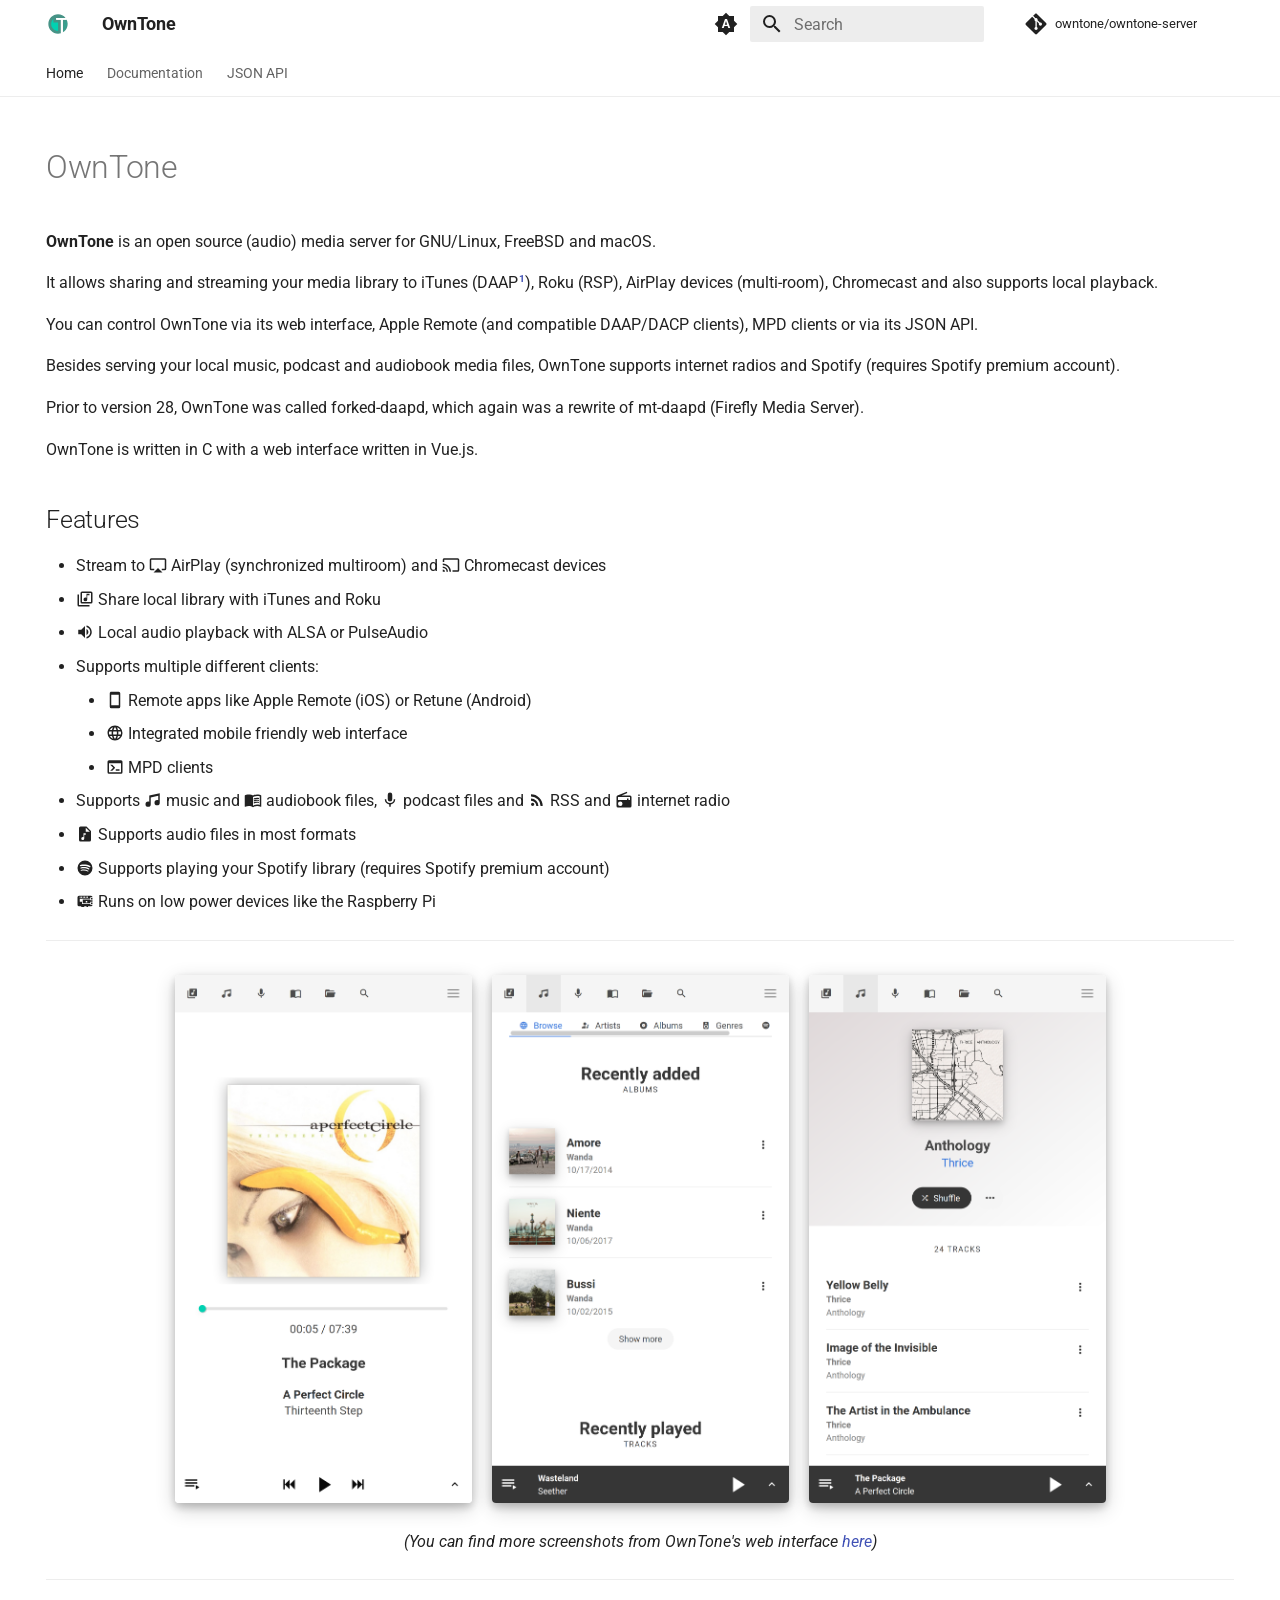
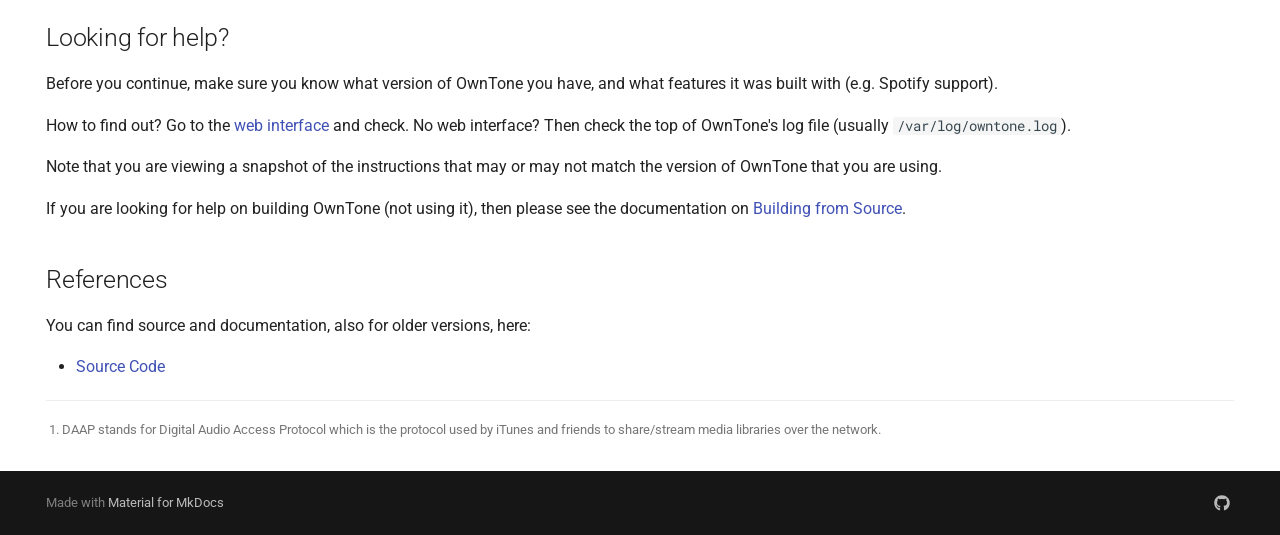
<file: index.html>
<!doctype html><html lang=en class=no-js> <head><meta charset=utf-8><meta name=viewport content="width=device-width,initial-scale=1"><meta name=description content="Linux/FreeBSD DAAP (iTunes) and MPD media server with support for AirPlay devices (multiroom), Apple Remote (and compatibles), Chromecast, Spotify and internet radio. "><meta name=author content="OwnTone maintainers"><link href=https://owntone.github.io/owntone-server/ rel=canonical><link href=getting-started/ rel=next><link rel=icon href=assets/favicon.ico><meta name=generator content="mkdocs-1.6.1, mkdocs-material-9.7.7"><title>OwnTone</title><link rel=stylesheet href=assets/stylesheets/main.ec1eaa64.min.css><link rel=stylesheet href=assets/stylesheets/palette.ab4e12ef.min.css><link rel=preconnect href=https://fonts.gstatic.com crossorigin><link rel=stylesheet href="https://fonts.googleapis.com/css?family=Roboto:300,300i,400,400i,700,700i%7CRoboto+Mono:400,400i,700,700i&display=fallback"><style>:root{--md-text-font:"Roboto";--md-code-font:"Roboto Mono"}</style><link rel=stylesheet href=assets/extra.css><script>__md_scope=new URL(".",location),__md_hash=e=>[...e].reduce(((e,_)=>(e<<5)-e+_.charCodeAt(0)),0),__md_get=(e,_=localStorage,t=__md_scope)=>JSON.parse(_.getItem(t.pathname+"."+e)),__md_set=(e,_,t=localStorage,a=__md_scope)=>{try{t.setItem(a.pathname+"."+e,JSON.stringify(_))}catch(e){}}</script></head> <body dir=ltr data-md-color-scheme=default data-md-color-primary=indigo data-md-color-accent=indigo> <input class=md-toggle data-md-toggle=drawer type=checkbox id=__drawer autocomplete=off> <input class=md-toggle data-md-toggle=search type=checkbox id=__search autocomplete=off> <label class=md-overlay for=__drawer></label> <div data-md-component=skip> <a href=#owntone class=md-skip> Skip to content </a> </div> <div data-md-component=announce> </div> <header class=md-header data-md-component=header> <nav class="md-header__inner md-grid" aria-label=Header> <a href=. title=OwnTone class="md-header__button md-logo" aria-label=OwnTone data-md-component=logo> <img src=assets/logo.svg alt=logo> </a> <label class="md-header__button md-icon" for=__drawer> <svg xmlns=http://www.w3.org/2000/svg viewbox="0 0 24 24"><path d="M3 6h18v2H3zm0 5h18v2H3zm0 5h18v2H3z"/></svg> </label> <div class=md-header__title data-md-component=header-title> <div class=md-header__ellipsis> <div class=md-header__topic> <span class=md-ellipsis> OwnTone </span> </div> <div class=md-header__topic data-md-component=header-topic> <span class=md-ellipsis> Home </span> </div> </div> </div> <form class=md-header__option data-md-component=palette> <input class=md-option data-md-color-media=(prefers-color-scheme) data-md-color-scheme=default data-md-color-primary=indigo data-md-color-accent=indigo aria-label="Switch to light mode" type=radio name=__palette id=__palette_0> <label class="md-header__button md-icon" title="Switch to light mode" for=__palette_1 hidden> <svg xmlns=http://www.w3.org/2000/svg viewbox="0 0 24 24"><path d="m14.3 16-.7-2h-3.2l-.7 2H7.8L11 7h2l3.2 9zM20 8.69V4h-4.69L12 .69 8.69 4H4v4.69L.69 12 4 15.31V20h4.69L12 23.31 15.31 20H20v-4.69L23.31 12zm-9.15 3.96h2.3L12 9z"/></svg> </label> <input class=md-option data-md-color-media="(prefers-color-scheme: light)" data-md-color-scheme=default data-md-color-primary=white data-md-color-accent=teal aria-label="Switch to dark mode" type=radio name=__palette id=__palette_1> <label class="md-header__button md-icon" title="Switch to dark mode" for=__palette_2 hidden> <svg xmlns=http://www.w3.org/2000/svg viewbox="0 0 24 24"><path d="M12 8a4 4 0 0 0-4 4 4 4 0 0 0 4 4 4 4 0 0 0 4-4 4 4 0 0 0-4-4m0 10a6 6 0 0 1-6-6 6 6 0 0 1 6-6 6 6 0 0 1 6 6 6 6 0 0 1-6 6m8-9.31V4h-4.69L12 .69 8.69 4H4v4.69L.69 12 4 15.31V20h4.69L12 23.31 15.31 20H20v-4.69L23.31 12z"/></svg> </label> <input class=md-option data-md-color-media="(prefers-color-scheme: dark)" data-md-color-scheme=slate data-md-color-primary=black data-md-color-accent=teal aria-label="Switch to system preference" type=radio name=__palette id=__palette_2> <label class="md-header__button md-icon" title="Switch to system preference" for=__palette_0 hidden> <svg xmlns=http://www.w3.org/2000/svg viewbox="0 0 24 24"><path d="M12 18c-.89 0-1.74-.2-2.5-.55C11.56 16.5 13 14.42 13 12s-1.44-4.5-3.5-5.45C10.26 6.2 11.11 6 12 6a6 6 0 0 1 6 6 6 6 0 0 1-6 6m8-9.31V4h-4.69L12 .69 8.69 4H4v4.69L.69 12 4 15.31V20h4.69L12 23.31 15.31 20H20v-4.69L23.31 12z"/></svg> </label> </form> <script>var palette=__md_get("__palette");if(palette&&palette.color){if("(prefers-color-scheme)"===palette.color.media){var media=matchMedia("(prefers-color-scheme: light)"),input=document.querySelector(media.matches?"[data-md-color-media='(prefers-color-scheme: light)']":"[data-md-color-media='(prefers-color-scheme: dark)']");palette.color.media=input.getAttribute("data-md-color-media"),palette.color.scheme=input.getAttribute("data-md-color-scheme"),palette.color.primary=input.getAttribute("data-md-color-primary"),palette.color.accent=input.getAttribute("data-md-color-accent")}for(var[key,value]of Object.entries(palette.color))document.body.setAttribute("data-md-color-"+key,value)}</script> <label class="md-header__button md-icon" for=__search> <svg xmlns=http://www.w3.org/2000/svg viewbox="0 0 24 24"><path d="M9.5 3A6.5 6.5 0 0 1 16 9.5c0 1.61-.59 3.09-1.56 4.23l.27.27h.79l5 5-1.5 1.5-5-5v-.79l-.27-.27A6.52 6.52 0 0 1 9.5 16 6.5 6.5 0 0 1 3 9.5 6.5 6.5 0 0 1 9.5 3m0 2C7 5 5 7 5 9.5S7 14 9.5 14 14 12 14 9.5 12 5 9.5 5"/></svg> </label> <div class=md-search data-md-component=search role=dialog> <label class=md-search__overlay for=__search></label> <div class=md-search__inner role=search> <form class=md-search__form name=search> <input type=text class=md-search__input name=query aria-label=Search placeholder=Search autocapitalize=off autocorrect=off autocomplete=off spellcheck=false data-md-component=search-query required> <label class="md-search__icon md-icon" for=__search> <svg xmlns=http://www.w3.org/2000/svg viewbox="0 0 24 24"><path d="M9.5 3A6.5 6.5 0 0 1 16 9.5c0 1.61-.59 3.09-1.56 4.23l.27.27h.79l5 5-1.5 1.5-5-5v-.79l-.27-.27A6.52 6.52 0 0 1 9.5 16 6.5 6.5 0 0 1 3 9.5 6.5 6.5 0 0 1 9.5 3m0 2C7 5 5 7 5 9.5S7 14 9.5 14 14 12 14 9.5 12 5 9.5 5"/></svg> <svg xmlns=http://www.w3.org/2000/svg viewbox="0 0 24 24"><path d="M20 11v2H8l5.5 5.5-1.42 1.42L4.16 12l7.92-7.92L13.5 5.5 8 11z"/></svg> </label> <nav class=md-search__options aria-label=Search> <button type=reset class="md-search__icon md-icon" title=Clear aria-label=Clear tabindex=-1> <svg xmlns=http://www.w3.org/2000/svg viewbox="0 0 24 24"><path d="M19 6.41 17.59 5 12 10.59 6.41 5 5 6.41 10.59 12 5 17.59 6.41 19 12 13.41 17.59 19 19 17.59 13.41 12z"/></svg> </button> </nav> </form> <div class=md-search__output> <div class=md-search__scrollwrap tabindex=0 data-md-scrollfix> <div class=md-search-result data-md-component=search-result> <div class=md-search-result__meta> Initializing search </div> <ol class=md-search-result__list role=presentation></ol> </div> </div> </div> </div> </div> <div class=md-header__source> <a href=https://github.com/owntone/owntone-server title="Go to repository" class=md-source data-md-component=source> <div class="md-source__icon md-icon"> <svg xmlns=http://www.w3.org/2000/svg viewbox="0 0 448 512"><!-- Font Awesome Free 7.1.0 by @fontawesome - https://fontawesome.com License - https://fontawesome.com/license/free (Icons: CC BY 4.0, Fonts: SIL OFL 1.1, Code: MIT License) Copyright 2025 Fonticons, Inc.--><path d="M439.6 236.1 244 40.5c-5.4-5.5-12.8-8.5-20.4-8.5s-15 3-20.4 8.4L162.5 81l51.5 51.5c27.1-9.1 52.7 16.8 43.4 43.7l49.7 49.7c34.2-11.8 61.2 31 35.5 56.7-26.5 26.5-70.2-2.9-56-37.3L240.3 199v121.9c25.3 12.5 22.3 41.8 9.1 55-6.4 6.4-15.2 10.1-24.3 10.1s-17.8-3.6-24.3-10.1c-17.6-17.6-11.1-46.9 11.2-56v-123c-20.8-8.5-24.6-30.7-18.6-45L142.6 101 8.5 235.1C3 240.6 0 247.9 0 255.5s3 15 8.5 20.4l195.6 195.7c5.4 5.4 12.7 8.4 20.4 8.4s15-3 20.4-8.4l194.7-194.7c5.4-5.4 8.4-12.8 8.4-20.4s-3-15-8.4-20.4"/></svg> </div> <div class=md-source__repository> owntone/owntone-server </div> </a> </div> </nav> </header> <div class=md-container data-md-component=container> <nav class=md-tabs aria-label=Tabs data-md-component=tabs> <div class=md-grid> <ul class=md-tabs__list> <li class="md-tabs__item md-tabs__item--active"> <a href=. class=md-tabs__link> Home </a> </li> <li class=md-tabs__item> <a href=getting-started/ class=md-tabs__link> Documentation </a> </li> <li class=md-tabs__item> <a href=json-api/ class=md-tabs__link> JSON API </a> </li> </ul> </div> </nav> <main class=md-main data-md-component=main> <div class="md-main__inner md-grid"> <div class="md-sidebar md-sidebar--primary" data-md-component=sidebar data-md-type=navigation hidden> <div class=md-sidebar__scrollwrap> <div class=md-sidebar__inner> <nav class="md-nav md-nav--primary md-nav--lifted" aria-label=Navigation data-md-level=0> <label class=md-nav__title for=__drawer> <a href=. title=OwnTone class="md-nav__button md-logo" aria-label=OwnTone data-md-component=logo> <img src=assets/logo.svg alt=logo> </a> OwnTone </label> <div class=md-nav__source> <a href=https://github.com/owntone/owntone-server title="Go to repository" class=md-source data-md-component=source> <div class="md-source__icon md-icon"> <svg xmlns=http://www.w3.org/2000/svg viewbox="0 0 448 512"><!-- Font Awesome Free 7.1.0 by @fontawesome - https://fontawesome.com License - https://fontawesome.com/license/free (Icons: CC BY 4.0, Fonts: SIL OFL 1.1, Code: MIT License) Copyright 2025 Fonticons, Inc.--><path d="M439.6 236.1 244 40.5c-5.4-5.5-12.8-8.5-20.4-8.5s-15 3-20.4 8.4L162.5 81l51.5 51.5c27.1-9.1 52.7 16.8 43.4 43.7l49.7 49.7c34.2-11.8 61.2 31 35.5 56.7-26.5 26.5-70.2-2.9-56-37.3L240.3 199v121.9c25.3 12.5 22.3 41.8 9.1 55-6.4 6.4-15.2 10.1-24.3 10.1s-17.8-3.6-24.3-10.1c-17.6-17.6-11.1-46.9 11.2-56v-123c-20.8-8.5-24.6-30.7-18.6-45L142.6 101 8.5 235.1C3 240.6 0 247.9 0 255.5s3 15 8.5 20.4l195.6 195.7c5.4 5.4 12.7 8.4 20.4 8.4s15-3 20.4-8.4l194.7-194.7c5.4-5.4 8.4-12.8 8.4-20.4s-3-15-8.4-20.4"/></svg> </div> <div class=md-source__repository> owntone/owntone-server </div> </a> </div> <ul class=md-nav__list data-md-scrollfix> <li class="md-nav__item md-nav__item--active"> <input class="md-nav__toggle md-toggle" type=checkbox id=__toc> <label class="md-nav__link md-nav__link--active" for=__toc> <span class=md-ellipsis> Home </span> <span class="md-nav__icon md-icon"></span> </label> <a href=. class="md-nav__link md-nav__link--active"> <span class=md-ellipsis> Home </span> </a> <nav class="md-nav md-nav--secondary" aria-label="Table of contents"> <label class=md-nav__title for=__toc> <span class="md-nav__icon md-icon"></span> Table of contents </label> <ul class=md-nav__list data-md-component=toc data-md-scrollfix> <li class=md-nav__item> <a href=#features class=md-nav__link> <span class=md-ellipsis> Features </span> </a> </li> <li class=md-nav__item> <a href=#looking-for-help class=md-nav__link> <span class=md-ellipsis> Looking for help? </span> </a> </li> <li class=md-nav__item> <a href=#references class=md-nav__link> <span class=md-ellipsis> References </span> </a> </li> </ul> </nav> </li> <li class="md-nav__item md-nav__item--nested"> <input class="md-nav__toggle md-toggle " type=checkbox id=__nav_2> <label class=md-nav__link for=__nav_2 id=__nav_2_label tabindex=0> <span class=md-ellipsis> Documentation </span> <span class="md-nav__icon md-icon"></span> </label> <nav class=md-nav data-md-level=1 aria-labelledby=__nav_2_label aria-expanded=false> <label class=md-nav__title for=__nav_2> <span class="md-nav__icon md-icon"></span> Documentation </label> <ul class=md-nav__list data-md-scrollfix> <li class=md-nav__item> <a href=getting-started/ class=md-nav__link> <span class=md-ellipsis> Getting Started </span> </a> </li> <li class=md-nav__item> <a href=installation/ class=md-nav__link> <span class=md-ellipsis> Installation </span> </a> </li> <li class=md-nav__item> <a href=configuration/ class=md-nav__link> <span class=md-ellipsis> Configuration </span> </a> </li> <li class=md-nav__item> <a href=building/ class=md-nav__link> <span class=md-ellipsis> Building </span> </a> </li> <li class=md-nav__item> <a href=library/ class=md-nav__link> <span class=md-ellipsis> Library </span> </a> </li> <li class="md-nav__item md-nav__item--nested"> <input class="md-nav__toggle md-toggle " type=checkbox id=__nav_2_6> <label class=md-nav__link for=__nav_2_6 id=__nav_2_6_label tabindex=0> <span class=md-ellipsis> Control </span> <span class="md-nav__icon md-icon"></span> </label> <nav class=md-nav data-md-level=2 aria-labelledby=__nav_2_6_label aria-expanded=false> <label class=md-nav__title for=__nav_2_6> <span class="md-nav__icon md-icon"></span> Control </label> <ul class=md-nav__list data-md-scrollfix> <li class=md-nav__item> <a href=control-clients/mobile/ class=md-nav__link> <span class=md-ellipsis> Mobile Device </span> </a> </li> <li class=md-nav__item> <a href=control-clients/desktop/ class=md-nav__link> <span class=md-ellipsis> Desktop </span> </a> </li> <li class=md-nav__item> <a href=control-clients/web/ class=md-nav__link> <span class=md-ellipsis> Browser </span> </a> </li> <li class=md-nav__item> <a href=control-clients/cli-api/ class=md-nav__link> <span class=md-ellipsis> API and CLI </span> </a> </li> <li class=md-nav__item> <a href=control-clients/smartwatch/ class=md-nav__link> <span class=md-ellipsis> Smartwatch </span> </a> </li> </ul> </nav> </li> <li class="md-nav__item md-nav__item--nested"> <input class="md-nav__toggle md-toggle " type=checkbox id=__nav_2_7> <label class=md-nav__link for=__nav_2_7 id=__nav_2_7_label tabindex=0> <span class=md-ellipsis> Audio Outputs </span> <span class="md-nav__icon md-icon"></span> </label> <nav class=md-nav data-md-level=2 aria-labelledby=__nav_2_7_label aria-expanded=false> <label class=md-nav__title for=__nav_2_7> <span class="md-nav__icon md-icon"></span> Audio Outputs </label> <ul class=md-nav__list data-md-scrollfix> <li class=md-nav__item> <a href=audio-outputs/airplay/ class=md-nav__link> <span class=md-ellipsis> AirPlay </span> </a> </li> <li class=md-nav__item> <a href=audio-outputs/chromecast/ class=md-nav__link> <span class=md-ellipsis> Chromecast </span> </a> </li> <li class=md-nav__item> <a href=audio-outputs/local-audio/ class=md-nav__link> <span class=md-ellipsis> Local Audio </span> </a> </li> <li class=md-nav__item> <a href=audio-outputs/mobile/ class=md-nav__link> <span class=md-ellipsis> Mobile Device </span> </a> </li> <li class=md-nav__item> <a href=audio-outputs/web/ class=md-nav__link> <span class=md-ellipsis> Web </span> </a> </li> <li class=md-nav__item> <a href=audio-outputs/roku/ class=md-nav__link> <span class=md-ellipsis> Roku </span> </a> </li> <li class=md-nav__item> <a href=audio-outputs/streaming/ class=md-nav__link> <span class=md-ellipsis> Streaming </span> </a> </li> </ul> </nav> </li> <li class=md-nav__item> <a href=media-clients/ class=md-nav__link> <span class=md-ellipsis> Media Clients </span> </a> </li> <li class=md-nav__item> <a href=artwork/ class=md-nav__link> <span class=md-ellipsis> Artwork </span> </a> </li> <li class=md-nav__item> <a href=playlists/ class=md-nav__link> <span class=md-ellipsis> Playlists and Radio </span> </a> </li> <li class=md-nav__item> <a href=smart-playlists/ class=md-nav__link> <span class=md-ellipsis> Smart Playlists </span> </a> </li> <li class="md-nav__item md-nav__item--nested"> <input class="md-nav__toggle md-toggle " type=checkbox id=__nav_2_12> <label class=md-nav__link for=__nav_2_12 id=__nav_2_12_label tabindex=0> <span class=md-ellipsis> Services Integration </span> <span class="md-nav__icon md-icon"></span> </label> <nav class=md-nav data-md-level=2 aria-labelledby=__nav_2_12_label aria-expanded=false> <label class=md-nav__title for=__nav_2_12> <span class="md-nav__icon md-icon"></span> Services Integration </label> <ul class=md-nav__list data-md-scrollfix> <li class=md-nav__item> <a href=integrations/spotify/ class=md-nav__link> <span class=md-ellipsis> Spotify </span> </a> </li> <li class=md-nav__item> <a href=integrations/lastfm/ class=md-nav__link> <span class=md-ellipsis> LastFM </span> </a> </li> </ul> </nav> </li> <li class="md-nav__item md-nav__item--nested"> <input class="md-nav__toggle md-toggle " type=checkbox id=__nav_2_13> <label class=md-nav__link for=__nav_2_13 id=__nav_2_13_label tabindex=0> <span class=md-ellipsis> Advanced Setup </span> <span class="md-nav__icon md-icon"></span> </label> <nav class=md-nav data-md-level=2 aria-labelledby=__nav_2_13_label aria-expanded=false> <label class=md-nav__title for=__nav_2_13> <span class="md-nav__icon md-icon"></span> Advanced Setup </label> <ul class=md-nav__list data-md-scrollfix> <li class=md-nav__item> <a href=advanced/outputs-alsa/ class=md-nav__link> <span class=md-ellipsis> ALSA </span> </a> </li> <li class=md-nav__item> <a href=advanced/outputs-pulse/ class=md-nav__link> <span class=md-ellipsis> PulseAudio </span> </a> </li> <li class=md-nav__item> <a href=advanced/radio-streams/ class=md-nav__link> <span class=md-ellipsis> Radio Streams </span> </a> </li> <li class=md-nav__item> <a href=advanced/remote-access/ class=md-nav__link> <span class=md-ellipsis> Remote Access </span> </a> </li> <li class=md-nav__item> <a href=advanced/multiple-instances/ class=md-nav__link> <span class=md-ellipsis> Multiple Instances </span> </a> </li> </ul> </nav> </li> <li class=md-nav__item> <a href=development/ class=md-nav__link> <span class=md-ellipsis> Development </span> </a> </li> <li class=md-nav__item> <a href=changelog/ class=md-nav__link> <span class=md-ellipsis> Changelog </span> </a> </li> </ul> </nav> </li> <li class=md-nav__item> <a href=json-api/ class=md-nav__link> <span class=md-ellipsis> JSON API </span> </a> </li> </ul> </nav> </div> </div> </div> <div class="md-sidebar md-sidebar--secondary" data-md-component=sidebar data-md-type=toc hidden> <div class=md-sidebar__scrollwrap> <div class=md-sidebar__inner> <nav class="md-nav md-nav--secondary" aria-label="Table of contents"> <label class=md-nav__title for=__toc> <span class="md-nav__icon md-icon"></span> Table of contents </label> <ul class=md-nav__list data-md-component=toc data-md-scrollfix> <li class=md-nav__item> <a href=#features class=md-nav__link> <span class=md-ellipsis> Features </span> </a> </li> <li class=md-nav__item> <a href=#looking-for-help class=md-nav__link> <span class=md-ellipsis> Looking for help? </span> </a> </li> <li class=md-nav__item> <a href=#references class=md-nav__link> <span class=md-ellipsis> References </span> </a> </li> </ul> </nav> </div> </div> </div> <div class=md-content data-md-component=content> <article class="md-content__inner md-typeset"> <h1 id=owntone>OwnTone<a class=headerlink href=#owntone title="Permanent link">&para;</a></h1> <p><strong>OwnTone</strong> is an open source (audio) media server for GNU/Linux, FreeBSD and macOS.</p> <p>It allows sharing and streaming your media library to iTunes (DAAP<sup id=fnref:1><a class=footnote-ref href=#fn:1>1</a></sup>), Roku (RSP), AirPlay devices (multi-room), Chromecast and also supports local playback.</p> <p>You can control OwnTone via its web interface, Apple Remote (and compatible DAAP/DACP clients), MPD clients or via its JSON API.</p> <p>Besides serving your local music, podcast and audiobook media files, OwnTone supports internet radios and Spotify (requires Spotify premium account).</p> <p>Prior to version 28, OwnTone was called forked-daapd, which again was a rewrite of mt-daapd (Firefly Media Server).</p> <p>OwnTone is written in C with a web interface written in Vue.js.</p> <h2 id=features>Features<a class=headerlink href=#features title="Permanent link">&para;</a></h2> <ul> <li>Stream to <span class=twemoji><svg xmlns=http://www.w3.org/2000/svg viewbox="0 0 24 24"><path d="M6 22h12l-6-6m9-13H3a2 2 0 0 0-2 2v12a2 2 0 0 0 2 2h4v-2H3V5h18v12h-4v2h4a2 2 0 0 0 2-2V5a2 2 0 0 0-2-2"/></svg></span> AirPlay (synchronized multiroom) and <span class=twemoji><svg xmlns=http://www.w3.org/2000/svg viewbox="0 0 24 24"><path d="M1 10v2a9 9 0 0 1 9 9h2c0-6.08-4.93-11-11-11m0 4v2a5 5 0 0 1 5 5h2a7 7 0 0 0-7-7m0 4v3h3a3 3 0 0 0-3-3M21 3H3c-1.11 0-2 .89-2 2v3h2V5h18v14h-7v2h7a2 2 0 0 0 2-2V5a2 2 0 0 0-2-2"/></svg></span> Chromecast devices</li> <li><span class=twemoji><svg xmlns=http://www.w3.org/2000/svg viewbox="0 0 24 24"><path d="M20 2H8a2 2 0 0 0-2 2v12a2 2 0 0 0 2 2h12a2 2 0 0 0 2-2V4a2 2 0 0 0-2-2m0 14H8V4h12m-7.5 11a2.5 2.5 0 0 0 2.5-2.5V7h3V5h-4v5.5c-.42-.31-.93-.5-1.5-.5a2.5 2.5 0 0 0-2.5 2.5 2.5 2.5 0 0 0 2.5 2.5M4 6H2v14a2 2 0 0 0 2 2h14v-2H4"/></svg></span> Share local library with iTunes and Roku</li> <li><span class=twemoji><svg xmlns=http://www.w3.org/2000/svg viewbox="0 0 24 24"><path d="M14 3.23v2.06c2.89.86 5 3.54 5 6.71s-2.11 5.84-5 6.7v2.07c4-.91 7-4.49 7-8.77s-3-7.86-7-8.77M16.5 12c0-1.77-1-3.29-2.5-4.03V16c1.5-.71 2.5-2.24 2.5-4M3 9v6h4l5 5V4L7 9z"/></svg></span> Local audio playback with ALSA or PulseAudio</li> <li> <p>Supports multiple different clients:</p> <ul> <li><span class=twemoji><svg xmlns=http://www.w3.org/2000/svg viewbox="0 0 24 24"><path d="M17 19H7V5h10m0-4H7c-1.11 0-2 .89-2 2v18a2 2 0 0 0 2 2h10a2 2 0 0 0 2-2V3a2 2 0 0 0-2-2"/></svg></span> Remote apps like Apple Remote (iOS) or Retune (Android)</li> <li><span class=twemoji><svg xmlns=http://www.w3.org/2000/svg viewbox="0 0 24 24"><path d="M16.36 14c.08-.66.14-1.32.14-2s-.06-1.34-.14-2h3.38c.16.64.26 1.31.26 2s-.1 1.36-.26 2m-5.15 5.56c.6-1.11 1.06-2.31 1.38-3.56h2.95a8.03 8.03 0 0 1-4.33 3.56M14.34 14H9.66c-.1-.66-.16-1.32-.16-2s.06-1.35.16-2h4.68c.09.65.16 1.32.16 2s-.07 1.34-.16 2M12 19.96c-.83-1.2-1.5-2.53-1.91-3.96h3.82c-.41 1.43-1.08 2.76-1.91 3.96M8 8H5.08A7.92 7.92 0 0 1 9.4 4.44C8.8 5.55 8.35 6.75 8 8m-2.92 8H8c.35 1.25.8 2.45 1.4 3.56A8 8 0 0 1 5.08 16m-.82-2C4.1 13.36 4 12.69 4 12s.1-1.36.26-2h3.38c-.08.66-.14 1.32-.14 2s.06 1.34.14 2M12 4.03c.83 1.2 1.5 2.54 1.91 3.97h-3.82c.41-1.43 1.08-2.77 1.91-3.97M18.92 8h-2.95a15.7 15.7 0 0 0-1.38-3.56c1.84.63 3.37 1.9 4.33 3.56M12 2C6.47 2 2 6.5 2 12a10 10 0 0 0 10 10 10 10 0 0 0 10-10A10 10 0 0 0 12 2"/></svg></span> Integrated mobile friendly web interface</li> <li><span class=twemoji><svg xmlns=http://www.w3.org/2000/svg viewbox="0 0 24 24"><path d="M20 19V7H4v12zm0-16a2 2 0 0 1 2 2v14a2 2 0 0 1-2 2H4a2 2 0 0 1-2-2V5a2 2 0 0 1 2-2zm-7 14v-2h5v2zm-3.42-4L5.57 9H8.4l3.3 3.3c.39.39.39 1.03 0 1.42L8.42 17H5.59z"/></svg></span> MPD clients</li> </ul> </li> <li> <p>Supports <span class=twemoji><svg xmlns=http://www.w3.org/2000/svg viewbox="0 0 24 24"><path d="M21 3v12.5a3.5 3.5 0 0 1-3.5 3.5 3.5 3.5 0 0 1-3.5-3.5 3.5 3.5 0 0 1 3.5-3.5c.54 0 1.05.12 1.5.34V6.47L9 8.6v8.9A3.5 3.5 0 0 1 5.5 21 3.5 3.5 0 0 1 2 17.5 3.5 3.5 0 0 1 5.5 14c.54 0 1.05.12 1.5.34V6z"/></svg></span> music and <span class=twemoji><svg xmlns=http://www.w3.org/2000/svg viewbox="0 0 24 24"><path d="M12 21.5c-1.35-.85-3.8-1.5-5.5-1.5-1.65 0-3.35.3-4.75 1.05-.1.05-.15.05-.25.05-.25 0-.5-.25-.5-.5V6c.6-.45 1.25-.75 2-1 1.11-.35 2.33-.5 3.5-.5 1.95 0 4.05.4 5.5 1.5 1.45-1.1 3.55-1.5 5.5-1.5 1.17 0 2.39.15 3.5.5.75.25 1.4.55 2 1v14.6c0 .25-.25.5-.5.5-.1 0-.15 0-.25-.05-1.4-.75-3.1-1.05-4.75-1.05-1.7 0-4.15.65-5.5 1.5M12 8v11.5c1.35-.85 3.8-1.5 5.5-1.5 1.2 0 2.4.15 3.5.5V7c-1.1-.35-2.3-.5-3.5-.5-1.7 0-4.15.65-5.5 1.5m1 3.5c1.11-.68 2.6-1 4.5-1 .91 0 1.76.09 2.5.28V9.23c-.87-.15-1.71-.23-2.5-.23q-2.655 0-4.5.84zm4.5.17c-1.71 0-3.21.26-4.5.79v1.69c1.11-.65 2.6-.99 4.5-.99 1.04 0 1.88.08 2.5.24v-1.5c-.87-.16-1.71-.23-2.5-.23m2.5 2.9c-.87-.16-1.71-.24-2.5-.24-1.83 0-3.33.27-4.5.8v1.69c1.11-.66 2.6-.99 4.5-.99 1.04 0 1.88.08 2.5.24z"/></svg></span> audiobook files, <span class=twemoji><svg xmlns=http://www.w3.org/2000/svg viewbox="0 0 24 24"><path d="M12 2a3 3 0 0 1 3 3v6a3 3 0 0 1-3 3 3 3 0 0 1-3-3V5a3 3 0 0 1 3-3m7 9c0 3.53-2.61 6.44-6 6.93V21h-2v-3.07c-3.39-.49-6-3.4-6-6.93h2a5 5 0 0 0 5 5 5 5 0 0 0 5-5z"/></svg></span> podcast files and <span class=twemoji><svg xmlns=http://www.w3.org/2000/svg viewbox="0 0 24 24"><path d="M6.18 15.64a2.18 2.18 0 0 1 2.18 2.18C8.36 19 7.38 20 6.18 20 5 20 4 19 4 17.82a2.18 2.18 0 0 1 2.18-2.18M4 4.44A15.56 15.56 0 0 1 19.56 20h-2.83A12.73 12.73 0 0 0 4 7.27zm0 5.66a9.9 9.9 0 0 1 9.9 9.9h-2.83A7.07 7.07 0 0 0 4 12.93z"/></svg></span> RSS and <span class=twemoji><svg xmlns=http://www.w3.org/2000/svg viewbox="0 0 24 24"><path d="M20 6a2 2 0 0 1 2 2v12a2 2 0 0 1-2 2H4a2 2 0 0 1-2-2V8c0-.85.53-1.58 1.28-1.87L15.71 1l.76 1.83L8.83 6zm0 2H4v4h12v-2h2v2h2zM7 14a3 3 0 0 0-3 3 3 3 0 0 0 3 3 3 3 0 0 0 3-3 3 3 0 0 0-3-3"/></svg></span> internet radio</p> </li> <li><span class=twemoji><svg xmlns=http://www.w3.org/2000/svg viewbox="0 0 24 24"><path d="M14 2H6a2 2 0 0 0-2 2v16a2 2 0 0 0 2 2h12a2 2 0 0 0 2-2V8zm-1 11h-2v5a2 2 0 0 1-2 2 2 2 0 0 1-2-2 2 2 0 0 1 2-2c.4 0 .7.1 1 .3V11h3zm0-4V3.5L18.5 9z"/></svg></span> Supports audio files in most formats</li> <li><span class=twemoji><svg xmlns=http://www.w3.org/2000/svg viewbox="0 0 24 24"><path d="M17.9 10.9C14.7 9 9.35 8.8 6.3 9.75c-.5.15-1-.15-1.15-.6-.15-.5.15-1 .6-1.15 3.55-1.05 9.4-.85 13.1 1.35.45.25.6.85.35 1.3-.25.35-.85.5-1.3.25m-.1 2.8c-.25.35-.7.5-1.05.25-2.7-1.65-6.8-2.15-9.95-1.15-.4.1-.85-.1-.95-.5s.1-.85.5-.95c3.65-1.1 8.15-.55 11.25 1.35.3.15.45.65.2 1m-1.2 2.75c-.2.3-.55.4-.85.2-2.35-1.45-5.3-1.75-8.8-.95-.35.1-.65-.15-.75-.45-.1-.35.15-.65.45-.75 3.8-.85 7.1-.5 9.7 1.1.35.15.4.55.25.85M12 2A10 10 0 0 0 2 12a10 10 0 0 0 10 10 10 10 0 0 0 10-10A10 10 0 0 0 12 2"/></svg></span> Supports playing your Spotify library (requires Spotify premium account)</li> <li><span class=twemoji><svg xmlns=http://www.w3.org/2000/svg viewbox="0 0 24 24"><path d="M20 8h2v2h-2zM4 5h16a2 2 0 0 1 2 2h-3v2H5v4h3v3h11v1h3a2 2 0 0 1-2 2h-4v1h-2v-1h-3v1H7v-1H4a2 2 0 0 1-2-2V7a2 2 0 0 1 2-2m15 10H9v-5h10v1h3v2h-3zm-6-3v2h2v-2zM5 6v2h1V6zm2 0v2h1V6zm2 0v2h1V6zm2 0v2h1V6zm2 0v2h1V6zm2 0v2h1V6zm5 8h2v2h-2z"/></svg></span> Runs on low power devices like the Raspberry Pi</li> </ul> <hr> <p><img alt="Now playing" class=zoom src=assets/images/screenshot-now-playing.png> <img alt="Music browse" class=zoom src=assets/images/screenshot-music-browse.png> <img alt="Music album" class=zoom src=assets/images/screenshot-music-album.png></p> <p class=text-center><em>(You can find more screenshots from OwnTone's web interface <a href=control-clients/web/ >here</a>)</em></p> <hr> <h2 id=looking-for-help>Looking for help?<a class=headerlink href=#looking-for-help title="Permanent link">&para;</a></h2> <p>Before you continue, make sure you know what version of OwnTone you have, and what features it was built with (e.g. Spotify support).</p> <p>How to find out? Go to the <a href=http://owntone.local:3689>web interface</a> and check. No web interface? Then check the top of OwnTone's log file (usually <code>/var/log/owntone.log</code>).</p> <p>Note that you are viewing a snapshot of the instructions that may or may not match the version of OwnTone that you are using.</p> <p>If you are looking for help on building OwnTone (not using it), then please see the documentation on <a href=installation/ >Building from Source</a>.</p> <h2 id=references>References<a class=headerlink href=#references title="Permanent link">&para;</a></h2> <p>You can find source and documentation, also for older versions, here:</p> <ul> <li><a href=https://github.com/owntone/owntone-server.git>Source Code</a></li> </ul> <div class=footnote> <hr> <ol> <li id=fn:1> <p>DAAP stands for Digital Audio Access Protocol which is the protocol used by iTunes and friends to share/stream media libraries over the network.&#160;<a class=footnote-backref href=#fnref:1 title="Jump back to footnote 1 in the text">&#8617;</a></p> </li> </ol> </div> </article> </div> <script>var target=document.getElementById(location.hash.slice(1));target&&target.name&&(target.checked=target.name.startsWith("__tabbed_"))</script> </div> <button type=button class="md-top md-icon" data-md-component=top hidden> <svg xmlns=http://www.w3.org/2000/svg viewbox="0 0 24 24"><path d="M13 20h-2V8l-5.5 5.5-1.42-1.42L12 4.16l7.92 7.92-1.42 1.42L13 8z"/></svg> Back to top </button> </main> <footer class=md-footer> <div class="md-footer-meta md-typeset"> <div class="md-footer-meta__inner md-grid"> <div class=md-copyright> Made with <a href=https://squidfunk.github.io/mkdocs-material/ target=_blank rel=noopener> Material for MkDocs </a> </div> <div class=md-social> <a href=https://github.com/owntone/owntone-server target=_blank rel=noopener title=github.com class=md-social__link> <svg xmlns=http://www.w3.org/2000/svg viewbox="0 0 512 512"><!-- Font Awesome Free 7.1.0 by @fontawesome - https://fontawesome.com License - https://fontawesome.com/license/free (Icons: CC BY 4.0, Fonts: SIL OFL 1.1, Code: MIT License) Copyright 2025 Fonticons, Inc.--><path d="M173.9 397.4c0 2-2.3 3.6-5.2 3.6-3.3.3-5.6-1.3-5.6-3.6 0-2 2.3-3.6 5.2-3.6 3-.3 5.6 1.3 5.6 3.6m-31.1-4.5c-.7 2 1.3 4.3 4.3 4.9 2.6 1 5.6 0 6.2-2s-1.3-4.3-4.3-5.2c-2.6-.7-5.5.3-6.2 2.3m44.2-1.7c-2.9.7-4.9 2.6-4.6 4.9.3 2 2.9 3.3 5.9 2.6 2.9-.7 4.9-2.6 4.6-4.6-.3-1.9-3-3.2-5.9-2.9M252.8 8C114.1 8 8 113.3 8 252c0 110.9 69.8 205.8 169.5 239.2 12.8 2.3 17.3-5.6 17.3-12.1 0-6.2-.3-40.4-.3-61.4 0 0-70 15-84.7-29.8 0 0-11.4-29.1-27.8-36.6 0 0-22.9-15.7 1.6-15.4 0 0 24.9 2 38.6 25.8 21.9 38.6 58.6 27.5 72.9 20.9 2.3-16 8.8-27.1 16-33.7-55.9-6.2-112.3-14.3-112.3-110.5 0-27.5 7.6-41.3 23.6-58.9-2.6-6.5-11.1-33.3 2.6-67.9 20.9-6.5 69 27 69 27 20-5.6 41.5-8.5 62.8-8.5s42.8 2.9 62.8 8.5c0 0 48.1-33.6 69-27 13.7 34.7 5.2 61.4 2.6 67.9 16 17.7 25.8 31.5 25.8 58.9 0 96.5-58.9 104.2-114.8 110.5 9.2 7.9 17 22.9 17 46.4 0 33.7-.3 75.4-.3 83.6 0 6.5 4.6 14.4 17.3 12.1C436.2 457.8 504 362.9 504 252 504 113.3 391.5 8 252.8 8M105.2 352.9c-1.3 1-1 3.3.7 5.2 1.6 1.6 3.9 2.3 5.2 1 1.3-1 1-3.3-.7-5.2-1.6-1.6-3.9-2.3-5.2-1m-10.8-8.1c-.7 1.3.3 2.9 2.3 3.9 1.6 1 3.6.7 4.3-.7.7-1.3-.3-2.9-2.3-3.9-2-.6-3.6-.3-4.3.7m32.4 35.6c-1.6 1.3-1 4.3 1.3 6.2 2.3 2.3 5.2 2.6 6.5 1 1.3-1.3.7-4.3-1.3-6.2-2.2-2.3-5.2-2.6-6.5-1m-11.4-14.7c-1.6 1-1.6 3.6 0 5.9s4.3 3.3 5.6 2.3c1.6-1.3 1.6-3.9 0-6.2-1.4-2.3-4-3.3-5.6-2"/></svg> </a> </div> </div> </div> </footer> </div> <div class=md-dialog data-md-component=dialog> <div class="md-dialog__inner md-typeset"></div> </div> <script id=__config type=application/json>{"annotate": null, "base": ".", "features": ["navigation.tabs", "navigation.top"], "search": "assets/javascripts/workers/search.2c215733.min.js", "tags": null, "translations": {"clipboard.copied": "Copied to clipboard", "clipboard.copy": "Copy to clipboard", "search.result.more.one": "1 more on this page", "search.result.more.other": "# more on this page", "search.result.none": "No matching documents", "search.result.one": "1 matching document", "search.result.other": "# matching documents", "search.result.placeholder": "Type to start searching", "search.result.term.missing": "Missing", "select.version": "Select version"}, "version": null}</script> <script src=assets/javascripts/bundle.d7400e89.min.js></script> <script src=assets/extra.js></script> </body> </html>
</file>
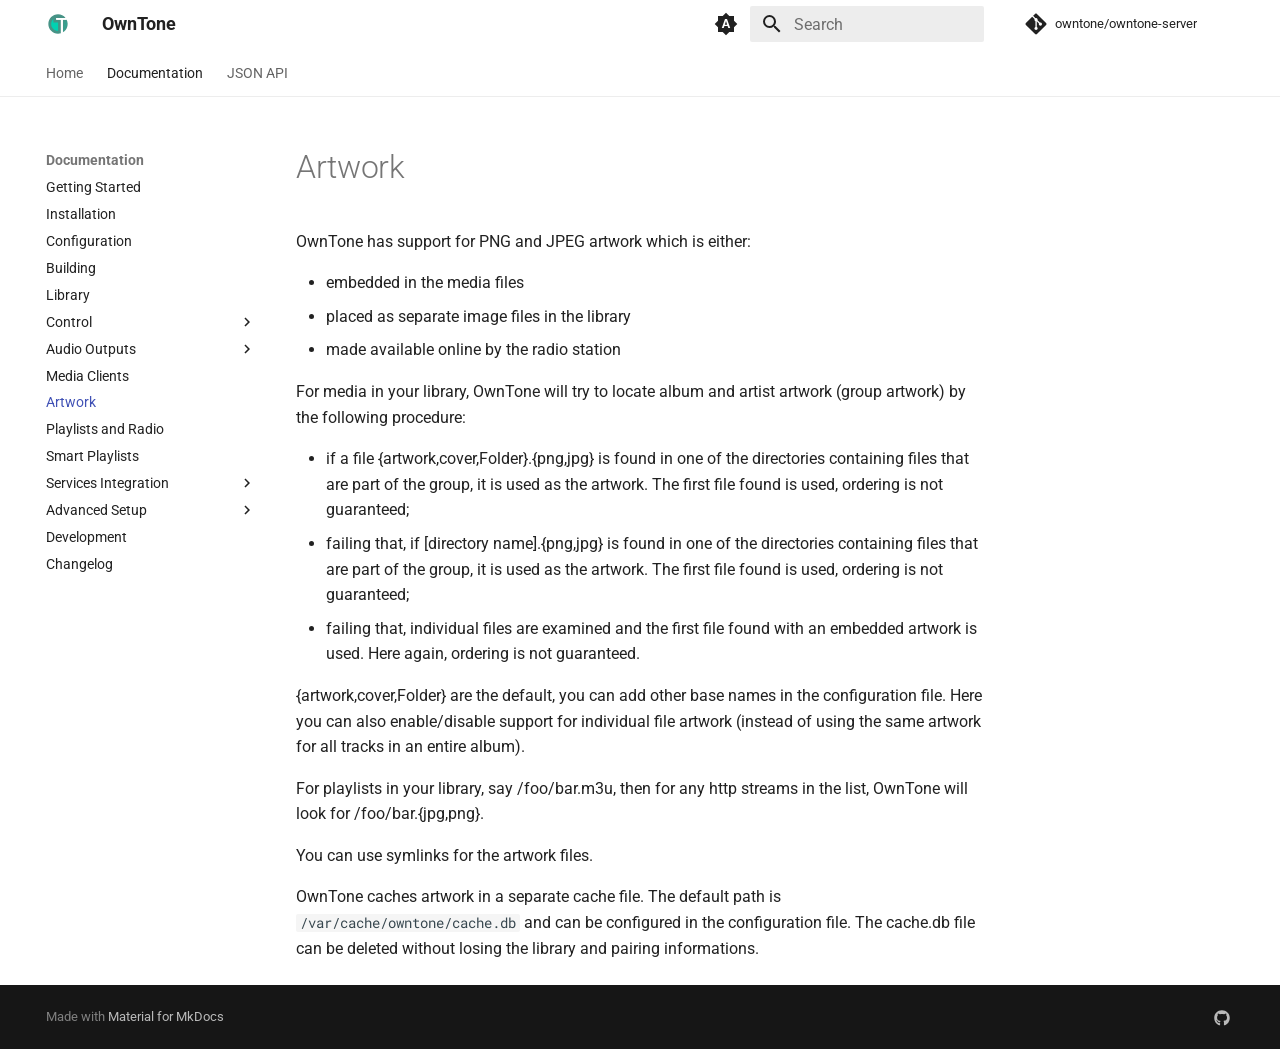
<file: artwork/index.html>
<!doctype html><html lang=en class=no-js> <head><meta charset=utf-8><meta name=viewport content="width=device-width,initial-scale=1"><meta name=description content="Linux/FreeBSD DAAP (iTunes) and MPD media server with support for AirPlay devices (multiroom), Apple Remote (and compatibles), Chromecast, Spotify and internet radio. "><meta name=author content="OwnTone maintainers"><link href=https://owntone.github.io/owntone-server/artwork/ rel=canonical><link href=../media-clients/ rel=prev><link href=../playlists/ rel=next><link rel=icon href=../assets/favicon.ico><meta name=generator content="mkdocs-1.6.1, mkdocs-material-9.7.7"><title>Artwork - OwnTone</title><link rel=stylesheet href=../assets/stylesheets/main.ec1eaa64.min.css><link rel=stylesheet href=../assets/stylesheets/palette.ab4e12ef.min.css><link rel=preconnect href=https://fonts.gstatic.com crossorigin><link rel=stylesheet href="https://fonts.googleapis.com/css?family=Roboto:300,300i,400,400i,700,700i%7CRoboto+Mono:400,400i,700,700i&display=fallback"><style>:root{--md-text-font:"Roboto";--md-code-font:"Roboto Mono"}</style><link rel=stylesheet href=../assets/extra.css><script>__md_scope=new URL("..",location),__md_hash=e=>[...e].reduce(((e,_)=>(e<<5)-e+_.charCodeAt(0)),0),__md_get=(e,_=localStorage,t=__md_scope)=>JSON.parse(_.getItem(t.pathname+"."+e)),__md_set=(e,_,t=localStorage,a=__md_scope)=>{try{t.setItem(a.pathname+"."+e,JSON.stringify(_))}catch(e){}}</script></head> <body dir=ltr data-md-color-scheme=default data-md-color-primary=indigo data-md-color-accent=indigo> <input class=md-toggle data-md-toggle=drawer type=checkbox id=__drawer autocomplete=off> <input class=md-toggle data-md-toggle=search type=checkbox id=__search autocomplete=off> <label class=md-overlay for=__drawer></label> <div data-md-component=skip> <a href=#artwork class=md-skip> Skip to content </a> </div> <div data-md-component=announce> </div> <header class=md-header data-md-component=header> <nav class="md-header__inner md-grid" aria-label=Header> <a href=.. title=OwnTone class="md-header__button md-logo" aria-label=OwnTone data-md-component=logo> <img src=../assets/logo.svg alt=logo> </a> <label class="md-header__button md-icon" for=__drawer> <svg xmlns=http://www.w3.org/2000/svg viewbox="0 0 24 24"><path d="M3 6h18v2H3zm0 5h18v2H3zm0 5h18v2H3z"/></svg> </label> <div class=md-header__title data-md-component=header-title> <div class=md-header__ellipsis> <div class=md-header__topic> <span class=md-ellipsis> OwnTone </span> </div> <div class=md-header__topic data-md-component=header-topic> <span class=md-ellipsis> Artwork </span> </div> </div> </div> <form class=md-header__option data-md-component=palette> <input class=md-option data-md-color-media=(prefers-color-scheme) data-md-color-scheme=default data-md-color-primary=indigo data-md-color-accent=indigo aria-label="Switch to light mode" type=radio name=__palette id=__palette_0> <label class="md-header__button md-icon" title="Switch to light mode" for=__palette_1 hidden> <svg xmlns=http://www.w3.org/2000/svg viewbox="0 0 24 24"><path d="m14.3 16-.7-2h-3.2l-.7 2H7.8L11 7h2l3.2 9zM20 8.69V4h-4.69L12 .69 8.69 4H4v4.69L.69 12 4 15.31V20h4.69L12 23.31 15.31 20H20v-4.69L23.31 12zm-9.15 3.96h2.3L12 9z"/></svg> </label> <input class=md-option data-md-color-media="(prefers-color-scheme: light)" data-md-color-scheme=default data-md-color-primary=white data-md-color-accent=teal aria-label="Switch to dark mode" type=radio name=__palette id=__palette_1> <label class="md-header__button md-icon" title="Switch to dark mode" for=__palette_2 hidden> <svg xmlns=http://www.w3.org/2000/svg viewbox="0 0 24 24"><path d="M12 8a4 4 0 0 0-4 4 4 4 0 0 0 4 4 4 4 0 0 0 4-4 4 4 0 0 0-4-4m0 10a6 6 0 0 1-6-6 6 6 0 0 1 6-6 6 6 0 0 1 6 6 6 6 0 0 1-6 6m8-9.31V4h-4.69L12 .69 8.69 4H4v4.69L.69 12 4 15.31V20h4.69L12 23.31 15.31 20H20v-4.69L23.31 12z"/></svg> </label> <input class=md-option data-md-color-media="(prefers-color-scheme: dark)" data-md-color-scheme=slate data-md-color-primary=black data-md-color-accent=teal aria-label="Switch to system preference" type=radio name=__palette id=__palette_2> <label class="md-header__button md-icon" title="Switch to system preference" for=__palette_0 hidden> <svg xmlns=http://www.w3.org/2000/svg viewbox="0 0 24 24"><path d="M12 18c-.89 0-1.74-.2-2.5-.55C11.56 16.5 13 14.42 13 12s-1.44-4.5-3.5-5.45C10.26 6.2 11.11 6 12 6a6 6 0 0 1 6 6 6 6 0 0 1-6 6m8-9.31V4h-4.69L12 .69 8.69 4H4v4.69L.69 12 4 15.31V20h4.69L12 23.31 15.31 20H20v-4.69L23.31 12z"/></svg> </label> </form> <script>var palette=__md_get("__palette");if(palette&&palette.color){if("(prefers-color-scheme)"===palette.color.media){var media=matchMedia("(prefers-color-scheme: light)"),input=document.querySelector(media.matches?"[data-md-color-media='(prefers-color-scheme: light)']":"[data-md-color-media='(prefers-color-scheme: dark)']");palette.color.media=input.getAttribute("data-md-color-media"),palette.color.scheme=input.getAttribute("data-md-color-scheme"),palette.color.primary=input.getAttribute("data-md-color-primary"),palette.color.accent=input.getAttribute("data-md-color-accent")}for(var[key,value]of Object.entries(palette.color))document.body.setAttribute("data-md-color-"+key,value)}</script> <label class="md-header__button md-icon" for=__search> <svg xmlns=http://www.w3.org/2000/svg viewbox="0 0 24 24"><path d="M9.5 3A6.5 6.5 0 0 1 16 9.5c0 1.61-.59 3.09-1.56 4.23l.27.27h.79l5 5-1.5 1.5-5-5v-.79l-.27-.27A6.52 6.52 0 0 1 9.5 16 6.5 6.5 0 0 1 3 9.5 6.5 6.5 0 0 1 9.5 3m0 2C7 5 5 7 5 9.5S7 14 9.5 14 14 12 14 9.5 12 5 9.5 5"/></svg> </label> <div class=md-search data-md-component=search role=dialog> <label class=md-search__overlay for=__search></label> <div class=md-search__inner role=search> <form class=md-search__form name=search> <input type=text class=md-search__input name=query aria-label=Search placeholder=Search autocapitalize=off autocorrect=off autocomplete=off spellcheck=false data-md-component=search-query required> <label class="md-search__icon md-icon" for=__search> <svg xmlns=http://www.w3.org/2000/svg viewbox="0 0 24 24"><path d="M9.5 3A6.5 6.5 0 0 1 16 9.5c0 1.61-.59 3.09-1.56 4.23l.27.27h.79l5 5-1.5 1.5-5-5v-.79l-.27-.27A6.52 6.52 0 0 1 9.5 16 6.5 6.5 0 0 1 3 9.5 6.5 6.5 0 0 1 9.5 3m0 2C7 5 5 7 5 9.5S7 14 9.5 14 14 12 14 9.5 12 5 9.5 5"/></svg> <svg xmlns=http://www.w3.org/2000/svg viewbox="0 0 24 24"><path d="M20 11v2H8l5.5 5.5-1.42 1.42L4.16 12l7.92-7.92L13.5 5.5 8 11z"/></svg> </label> <nav class=md-search__options aria-label=Search> <button type=reset class="md-search__icon md-icon" title=Clear aria-label=Clear tabindex=-1> <svg xmlns=http://www.w3.org/2000/svg viewbox="0 0 24 24"><path d="M19 6.41 17.59 5 12 10.59 6.41 5 5 6.41 10.59 12 5 17.59 6.41 19 12 13.41 17.59 19 19 17.59 13.41 12z"/></svg> </button> </nav> </form> <div class=md-search__output> <div class=md-search__scrollwrap tabindex=0 data-md-scrollfix> <div class=md-search-result data-md-component=search-result> <div class=md-search-result__meta> Initializing search </div> <ol class=md-search-result__list role=presentation></ol> </div> </div> </div> </div> </div> <div class=md-header__source> <a href=https://github.com/owntone/owntone-server title="Go to repository" class=md-source data-md-component=source> <div class="md-source__icon md-icon"> <svg xmlns=http://www.w3.org/2000/svg viewbox="0 0 448 512"><!-- Font Awesome Free 7.1.0 by @fontawesome - https://fontawesome.com License - https://fontawesome.com/license/free (Icons: CC BY 4.0, Fonts: SIL OFL 1.1, Code: MIT License) Copyright 2025 Fonticons, Inc.--><path d="M439.6 236.1 244 40.5c-5.4-5.5-12.8-8.5-20.4-8.5s-15 3-20.4 8.4L162.5 81l51.5 51.5c27.1-9.1 52.7 16.8 43.4 43.7l49.7 49.7c34.2-11.8 61.2 31 35.5 56.7-26.5 26.5-70.2-2.9-56-37.3L240.3 199v121.9c25.3 12.5 22.3 41.8 9.1 55-6.4 6.4-15.2 10.1-24.3 10.1s-17.8-3.6-24.3-10.1c-17.6-17.6-11.1-46.9 11.2-56v-123c-20.8-8.5-24.6-30.7-18.6-45L142.6 101 8.5 235.1C3 240.6 0 247.9 0 255.5s3 15 8.5 20.4l195.6 195.7c5.4 5.4 12.7 8.4 20.4 8.4s15-3 20.4-8.4l194.7-194.7c5.4-5.4 8.4-12.8 8.4-20.4s-3-15-8.4-20.4"/></svg> </div> <div class=md-source__repository> owntone/owntone-server </div> </a> </div> </nav> </header> <div class=md-container data-md-component=container> <nav class=md-tabs aria-label=Tabs data-md-component=tabs> <div class=md-grid> <ul class=md-tabs__list> <li class=md-tabs__item> <a href=.. class=md-tabs__link> Home </a> </li> <li class="md-tabs__item md-tabs__item--active"> <a href=../getting-started/ class=md-tabs__link> Documentation </a> </li> <li class=md-tabs__item> <a href=../json-api/ class=md-tabs__link> JSON API </a> </li> </ul> </div> </nav> <main class=md-main data-md-component=main> <div class="md-main__inner md-grid"> <div class="md-sidebar md-sidebar--primary" data-md-component=sidebar data-md-type=navigation> <div class=md-sidebar__scrollwrap> <div class=md-sidebar__inner> <nav class="md-nav md-nav--primary md-nav--lifted" aria-label=Navigation data-md-level=0> <label class=md-nav__title for=__drawer> <a href=.. title=OwnTone class="md-nav__button md-logo" aria-label=OwnTone data-md-component=logo> <img src=../assets/logo.svg alt=logo> </a> OwnTone </label> <div class=md-nav__source> <a href=https://github.com/owntone/owntone-server title="Go to repository" class=md-source data-md-component=source> <div class="md-source__icon md-icon"> <svg xmlns=http://www.w3.org/2000/svg viewbox="0 0 448 512"><!-- Font Awesome Free 7.1.0 by @fontawesome - https://fontawesome.com License - https://fontawesome.com/license/free (Icons: CC BY 4.0, Fonts: SIL OFL 1.1, Code: MIT License) Copyright 2025 Fonticons, Inc.--><path d="M439.6 236.1 244 40.5c-5.4-5.5-12.8-8.5-20.4-8.5s-15 3-20.4 8.4L162.5 81l51.5 51.5c27.1-9.1 52.7 16.8 43.4 43.7l49.7 49.7c34.2-11.8 61.2 31 35.5 56.7-26.5 26.5-70.2-2.9-56-37.3L240.3 199v121.9c25.3 12.5 22.3 41.8 9.1 55-6.4 6.4-15.2 10.1-24.3 10.1s-17.8-3.6-24.3-10.1c-17.6-17.6-11.1-46.9 11.2-56v-123c-20.8-8.5-24.6-30.7-18.6-45L142.6 101 8.5 235.1C3 240.6 0 247.9 0 255.5s3 15 8.5 20.4l195.6 195.7c5.4 5.4 12.7 8.4 20.4 8.4s15-3 20.4-8.4l194.7-194.7c5.4-5.4 8.4-12.8 8.4-20.4s-3-15-8.4-20.4"/></svg> </div> <div class=md-source__repository> owntone/owntone-server </div> </a> </div> <ul class=md-nav__list data-md-scrollfix> <li class=md-nav__item> <a href=.. class=md-nav__link> <span class=md-ellipsis> Home </span> </a> </li> <li class="md-nav__item md-nav__item--active md-nav__item--section md-nav__item--nested"> <input class="md-nav__toggle md-toggle " type=checkbox id=__nav_2 checked> <label class=md-nav__link for=__nav_2 id=__nav_2_label tabindex> <span class=md-ellipsis> Documentation </span> <span class="md-nav__icon md-icon"></span> </label> <nav class=md-nav data-md-level=1 aria-labelledby=__nav_2_label aria-expanded=true> <label class=md-nav__title for=__nav_2> <span class="md-nav__icon md-icon"></span> Documentation </label> <ul class=md-nav__list data-md-scrollfix> <li class=md-nav__item> <a href=../getting-started/ class=md-nav__link> <span class=md-ellipsis> Getting Started </span> </a> </li> <li class=md-nav__item> <a href=../installation/ class=md-nav__link> <span class=md-ellipsis> Installation </span> </a> </li> <li class=md-nav__item> <a href=../configuration/ class=md-nav__link> <span class=md-ellipsis> Configuration </span> </a> </li> <li class=md-nav__item> <a href=../building/ class=md-nav__link> <span class=md-ellipsis> Building </span> </a> </li> <li class=md-nav__item> <a href=../library/ class=md-nav__link> <span class=md-ellipsis> Library </span> </a> </li> <li class="md-nav__item md-nav__item--nested"> <input class="md-nav__toggle md-toggle " type=checkbox id=__nav_2_6> <label class=md-nav__link for=__nav_2_6 id=__nav_2_6_label tabindex=0> <span class=md-ellipsis> Control </span> <span class="md-nav__icon md-icon"></span> </label> <nav class=md-nav data-md-level=2 aria-labelledby=__nav_2_6_label aria-expanded=false> <label class=md-nav__title for=__nav_2_6> <span class="md-nav__icon md-icon"></span> Control </label> <ul class=md-nav__list data-md-scrollfix> <li class=md-nav__item> <a href=../control-clients/mobile/ class=md-nav__link> <span class=md-ellipsis> Mobile Device </span> </a> </li> <li class=md-nav__item> <a href=../control-clients/desktop/ class=md-nav__link> <span class=md-ellipsis> Desktop </span> </a> </li> <li class=md-nav__item> <a href=../control-clients/web/ class=md-nav__link> <span class=md-ellipsis> Browser </span> </a> </li> <li class=md-nav__item> <a href=../control-clients/cli-api/ class=md-nav__link> <span class=md-ellipsis> API and CLI </span> </a> </li> <li class=md-nav__item> <a href=../control-clients/smartwatch/ class=md-nav__link> <span class=md-ellipsis> Smartwatch </span> </a> </li> </ul> </nav> </li> <li class="md-nav__item md-nav__item--nested"> <input class="md-nav__toggle md-toggle " type=checkbox id=__nav_2_7> <label class=md-nav__link for=__nav_2_7 id=__nav_2_7_label tabindex=0> <span class=md-ellipsis> Audio Outputs </span> <span class="md-nav__icon md-icon"></span> </label> <nav class=md-nav data-md-level=2 aria-labelledby=__nav_2_7_label aria-expanded=false> <label class=md-nav__title for=__nav_2_7> <span class="md-nav__icon md-icon"></span> Audio Outputs </label> <ul class=md-nav__list data-md-scrollfix> <li class=md-nav__item> <a href=../audio-outputs/airplay/ class=md-nav__link> <span class=md-ellipsis> AirPlay </span> </a> </li> <li class=md-nav__item> <a href=../audio-outputs/chromecast/ class=md-nav__link> <span class=md-ellipsis> Chromecast </span> </a> </li> <li class=md-nav__item> <a href=../audio-outputs/local-audio/ class=md-nav__link> <span class=md-ellipsis> Local Audio </span> </a> </li> <li class=md-nav__item> <a href=../audio-outputs/mobile/ class=md-nav__link> <span class=md-ellipsis> Mobile Device </span> </a> </li> <li class=md-nav__item> <a href=../audio-outputs/web/ class=md-nav__link> <span class=md-ellipsis> Web </span> </a> </li> <li class=md-nav__item> <a href=../audio-outputs/roku/ class=md-nav__link> <span class=md-ellipsis> Roku </span> </a> </li> <li class=md-nav__item> <a href=../audio-outputs/streaming/ class=md-nav__link> <span class=md-ellipsis> Streaming </span> </a> </li> </ul> </nav> </li> <li class=md-nav__item> <a href=../media-clients/ class=md-nav__link> <span class=md-ellipsis> Media Clients </span> </a> </li> <li class="md-nav__item md-nav__item--active"> <input class="md-nav__toggle md-toggle" type=checkbox id=__toc> <a href=./ class="md-nav__link md-nav__link--active"> <span class=md-ellipsis> Artwork </span> </a> </li> <li class=md-nav__item> <a href=../playlists/ class=md-nav__link> <span class=md-ellipsis> Playlists and Radio </span> </a> </li> <li class=md-nav__item> <a href=../smart-playlists/ class=md-nav__link> <span class=md-ellipsis> Smart Playlists </span> </a> </li> <li class="md-nav__item md-nav__item--nested"> <input class="md-nav__toggle md-toggle " type=checkbox id=__nav_2_12> <label class=md-nav__link for=__nav_2_12 id=__nav_2_12_label tabindex=0> <span class=md-ellipsis> Services Integration </span> <span class="md-nav__icon md-icon"></span> </label> <nav class=md-nav data-md-level=2 aria-labelledby=__nav_2_12_label aria-expanded=false> <label class=md-nav__title for=__nav_2_12> <span class="md-nav__icon md-icon"></span> Services Integration </label> <ul class=md-nav__list data-md-scrollfix> <li class=md-nav__item> <a href=../integrations/spotify/ class=md-nav__link> <span class=md-ellipsis> Spotify </span> </a> </li> <li class=md-nav__item> <a href=../integrations/lastfm/ class=md-nav__link> <span class=md-ellipsis> LastFM </span> </a> </li> </ul> </nav> </li> <li class="md-nav__item md-nav__item--nested"> <input class="md-nav__toggle md-toggle " type=checkbox id=__nav_2_13> <label class=md-nav__link for=__nav_2_13 id=__nav_2_13_label tabindex=0> <span class=md-ellipsis> Advanced Setup </span> <span class="md-nav__icon md-icon"></span> </label> <nav class=md-nav data-md-level=2 aria-labelledby=__nav_2_13_label aria-expanded=false> <label class=md-nav__title for=__nav_2_13> <span class="md-nav__icon md-icon"></span> Advanced Setup </label> <ul class=md-nav__list data-md-scrollfix> <li class=md-nav__item> <a href=../advanced/outputs-alsa/ class=md-nav__link> <span class=md-ellipsis> ALSA </span> </a> </li> <li class=md-nav__item> <a href=../advanced/outputs-pulse/ class=md-nav__link> <span class=md-ellipsis> PulseAudio </span> </a> </li> <li class=md-nav__item> <a href=../advanced/radio-streams/ class=md-nav__link> <span class=md-ellipsis> Radio Streams </span> </a> </li> <li class=md-nav__item> <a href=../advanced/remote-access/ class=md-nav__link> <span class=md-ellipsis> Remote Access </span> </a> </li> <li class=md-nav__item> <a href=../advanced/multiple-instances/ class=md-nav__link> <span class=md-ellipsis> Multiple Instances </span> </a> </li> </ul> </nav> </li> <li class=md-nav__item> <a href=../development/ class=md-nav__link> <span class=md-ellipsis> Development </span> </a> </li> <li class=md-nav__item> <a href=../changelog/ class=md-nav__link> <span class=md-ellipsis> Changelog </span> </a> </li> </ul> </nav> </li> <li class=md-nav__item> <a href=../json-api/ class=md-nav__link> <span class=md-ellipsis> JSON API </span> </a> </li> </ul> </nav> </div> </div> </div> <div class="md-sidebar md-sidebar--secondary" data-md-component=sidebar data-md-type=toc> <div class=md-sidebar__scrollwrap> <div class=md-sidebar__inner> <nav class="md-nav md-nav--secondary" aria-label="Table of contents"> </nav> </div> </div> </div> <div class=md-content data-md-component=content> <article class="md-content__inner md-typeset"> <h1 id=artwork>Artwork<a class=headerlink href=#artwork title="Permanent link">&para;</a></h1> <p>OwnTone has support for PNG and JPEG artwork which is either:</p> <ul> <li>embedded in the media files</li> <li>placed as separate image files in the library</li> <li>made available online by the radio station</li> </ul> <p>For media in your library, OwnTone will try to locate album and artist artwork (group artwork) by the following procedure:</p> <ul> <li>if a file {artwork,cover,Folder}.{png,jpg} is found in one of the directories containing files that are part of the group, it is used as the artwork. The first file found is used, ordering is not guaranteed;</li> <li>failing that, if [directory name].{png,jpg} is found in one of the directories containing files that are part of the group, it is used as the artwork. The first file found is used, ordering is not guaranteed;</li> <li>failing that, individual files are examined and the first file found with an embedded artwork is used. Here again, ordering is not guaranteed.</li> </ul> <p>{artwork,cover,Folder} are the default, you can add other base names in the configuration file. Here you can also enable/disable support for individual file artwork (instead of using the same artwork for all tracks in an entire album).</p> <p>For playlists in your library, say /foo/bar.m3u, then for any http streams in the list, OwnTone will look for /foo/bar.{jpg,png}.</p> <p>You can use symlinks for the artwork files.</p> <p>OwnTone caches artwork in a separate cache file. The default path is <code>/var/cache/owntone/cache.db</code> and can be configured in the configuration file. The cache.db file can be deleted without losing the library and pairing informations.</p> </article> </div> <script>var target=document.getElementById(location.hash.slice(1));target&&target.name&&(target.checked=target.name.startsWith("__tabbed_"))</script> </div> <button type=button class="md-top md-icon" data-md-component=top hidden> <svg xmlns=http://www.w3.org/2000/svg viewbox="0 0 24 24"><path d="M13 20h-2V8l-5.5 5.5-1.42-1.42L12 4.16l7.92 7.92-1.42 1.42L13 8z"/></svg> Back to top </button> </main> <footer class=md-footer> <div class="md-footer-meta md-typeset"> <div class="md-footer-meta__inner md-grid"> <div class=md-copyright> Made with <a href=https://squidfunk.github.io/mkdocs-material/ target=_blank rel=noopener> Material for MkDocs </a> </div> <div class=md-social> <a href=https://github.com/owntone/owntone-server target=_blank rel=noopener title=github.com class=md-social__link> <svg xmlns=http://www.w3.org/2000/svg viewbox="0 0 512 512"><!-- Font Awesome Free 7.1.0 by @fontawesome - https://fontawesome.com License - https://fontawesome.com/license/free (Icons: CC BY 4.0, Fonts: SIL OFL 1.1, Code: MIT License) Copyright 2025 Fonticons, Inc.--><path d="M173.9 397.4c0 2-2.3 3.6-5.2 3.6-3.3.3-5.6-1.3-5.6-3.6 0-2 2.3-3.6 5.2-3.6 3-.3 5.6 1.3 5.6 3.6m-31.1-4.5c-.7 2 1.3 4.3 4.3 4.9 2.6 1 5.6 0 6.2-2s-1.3-4.3-4.3-5.2c-2.6-.7-5.5.3-6.2 2.3m44.2-1.7c-2.9.7-4.9 2.6-4.6 4.9.3 2 2.9 3.3 5.9 2.6 2.9-.7 4.9-2.6 4.6-4.6-.3-1.9-3-3.2-5.9-2.9M252.8 8C114.1 8 8 113.3 8 252c0 110.9 69.8 205.8 169.5 239.2 12.8 2.3 17.3-5.6 17.3-12.1 0-6.2-.3-40.4-.3-61.4 0 0-70 15-84.7-29.8 0 0-11.4-29.1-27.8-36.6 0 0-22.9-15.7 1.6-15.4 0 0 24.9 2 38.6 25.8 21.9 38.6 58.6 27.5 72.9 20.9 2.3-16 8.8-27.1 16-33.7-55.9-6.2-112.3-14.3-112.3-110.5 0-27.5 7.6-41.3 23.6-58.9-2.6-6.5-11.1-33.3 2.6-67.9 20.9-6.5 69 27 69 27 20-5.6 41.5-8.5 62.8-8.5s42.8 2.9 62.8 8.5c0 0 48.1-33.6 69-27 13.7 34.7 5.2 61.4 2.6 67.9 16 17.7 25.8 31.5 25.8 58.9 0 96.5-58.9 104.2-114.8 110.5 9.2 7.9 17 22.9 17 46.4 0 33.7-.3 75.4-.3 83.6 0 6.5 4.6 14.4 17.3 12.1C436.2 457.8 504 362.9 504 252 504 113.3 391.5 8 252.8 8M105.2 352.9c-1.3 1-1 3.3.7 5.2 1.6 1.6 3.9 2.3 5.2 1 1.3-1 1-3.3-.7-5.2-1.6-1.6-3.9-2.3-5.2-1m-10.8-8.1c-.7 1.3.3 2.9 2.3 3.9 1.6 1 3.6.7 4.3-.7.7-1.3-.3-2.9-2.3-3.9-2-.6-3.6-.3-4.3.7m32.4 35.6c-1.6 1.3-1 4.3 1.3 6.2 2.3 2.3 5.2 2.6 6.5 1 1.3-1.3.7-4.3-1.3-6.2-2.2-2.3-5.2-2.6-6.5-1m-11.4-14.7c-1.6 1-1.6 3.6 0 5.9s4.3 3.3 5.6 2.3c1.6-1.3 1.6-3.9 0-6.2-1.4-2.3-4-3.3-5.6-2"/></svg> </a> </div> </div> </div> </footer> </div> <div class=md-dialog data-md-component=dialog> <div class="md-dialog__inner md-typeset"></div> </div> <script id=__config type=application/json>{"annotate": null, "base": "..", "features": ["navigation.tabs", "navigation.top"], "search": "../assets/javascripts/workers/search.2c215733.min.js", "tags": null, "translations": {"clipboard.copied": "Copied to clipboard", "clipboard.copy": "Copy to clipboard", "search.result.more.one": "1 more on this page", "search.result.more.other": "# more on this page", "search.result.none": "No matching documents", "search.result.one": "1 matching document", "search.result.other": "# matching documents", "search.result.placeholder": "Type to start searching", "search.result.term.missing": "Missing", "select.version": "Select version"}, "version": null}</script> <script src=../assets/javascripts/bundle.d7400e89.min.js></script> <script src=../assets/extra.js></script> </body> </html>
</file>
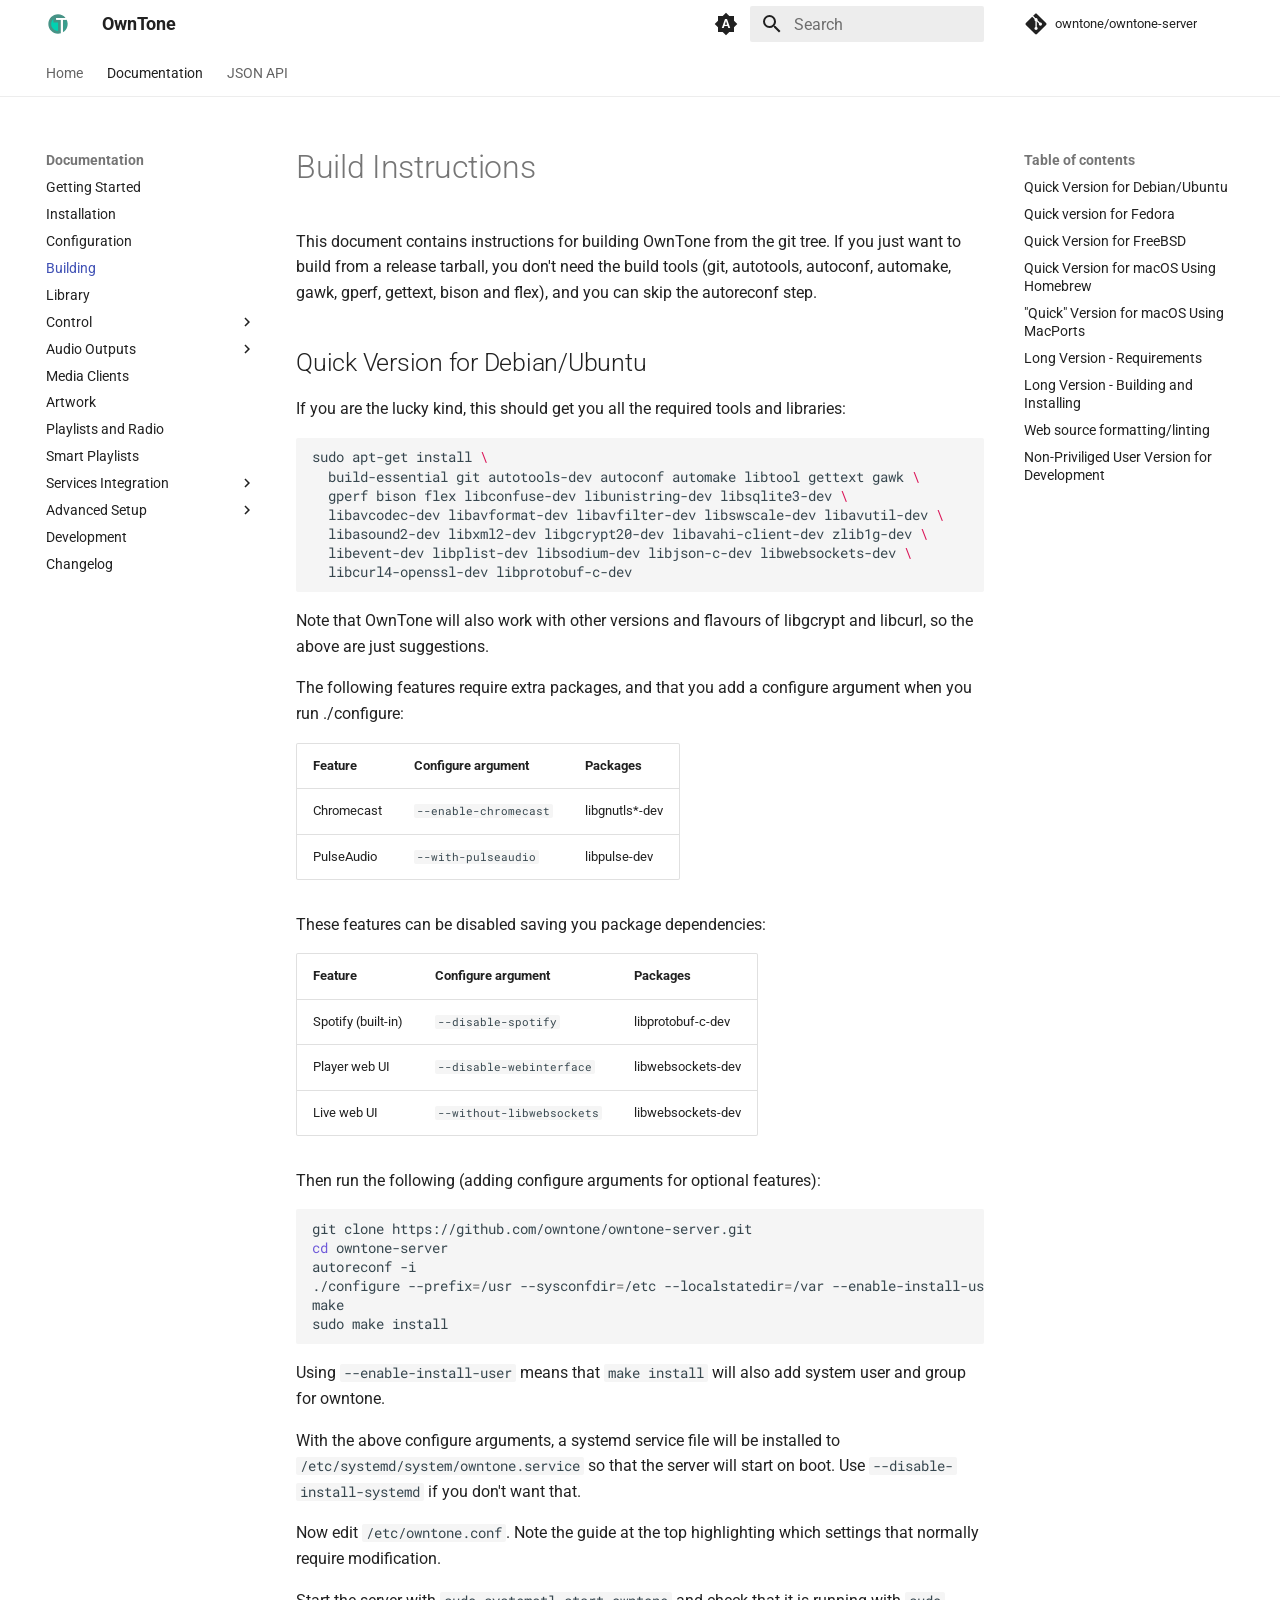
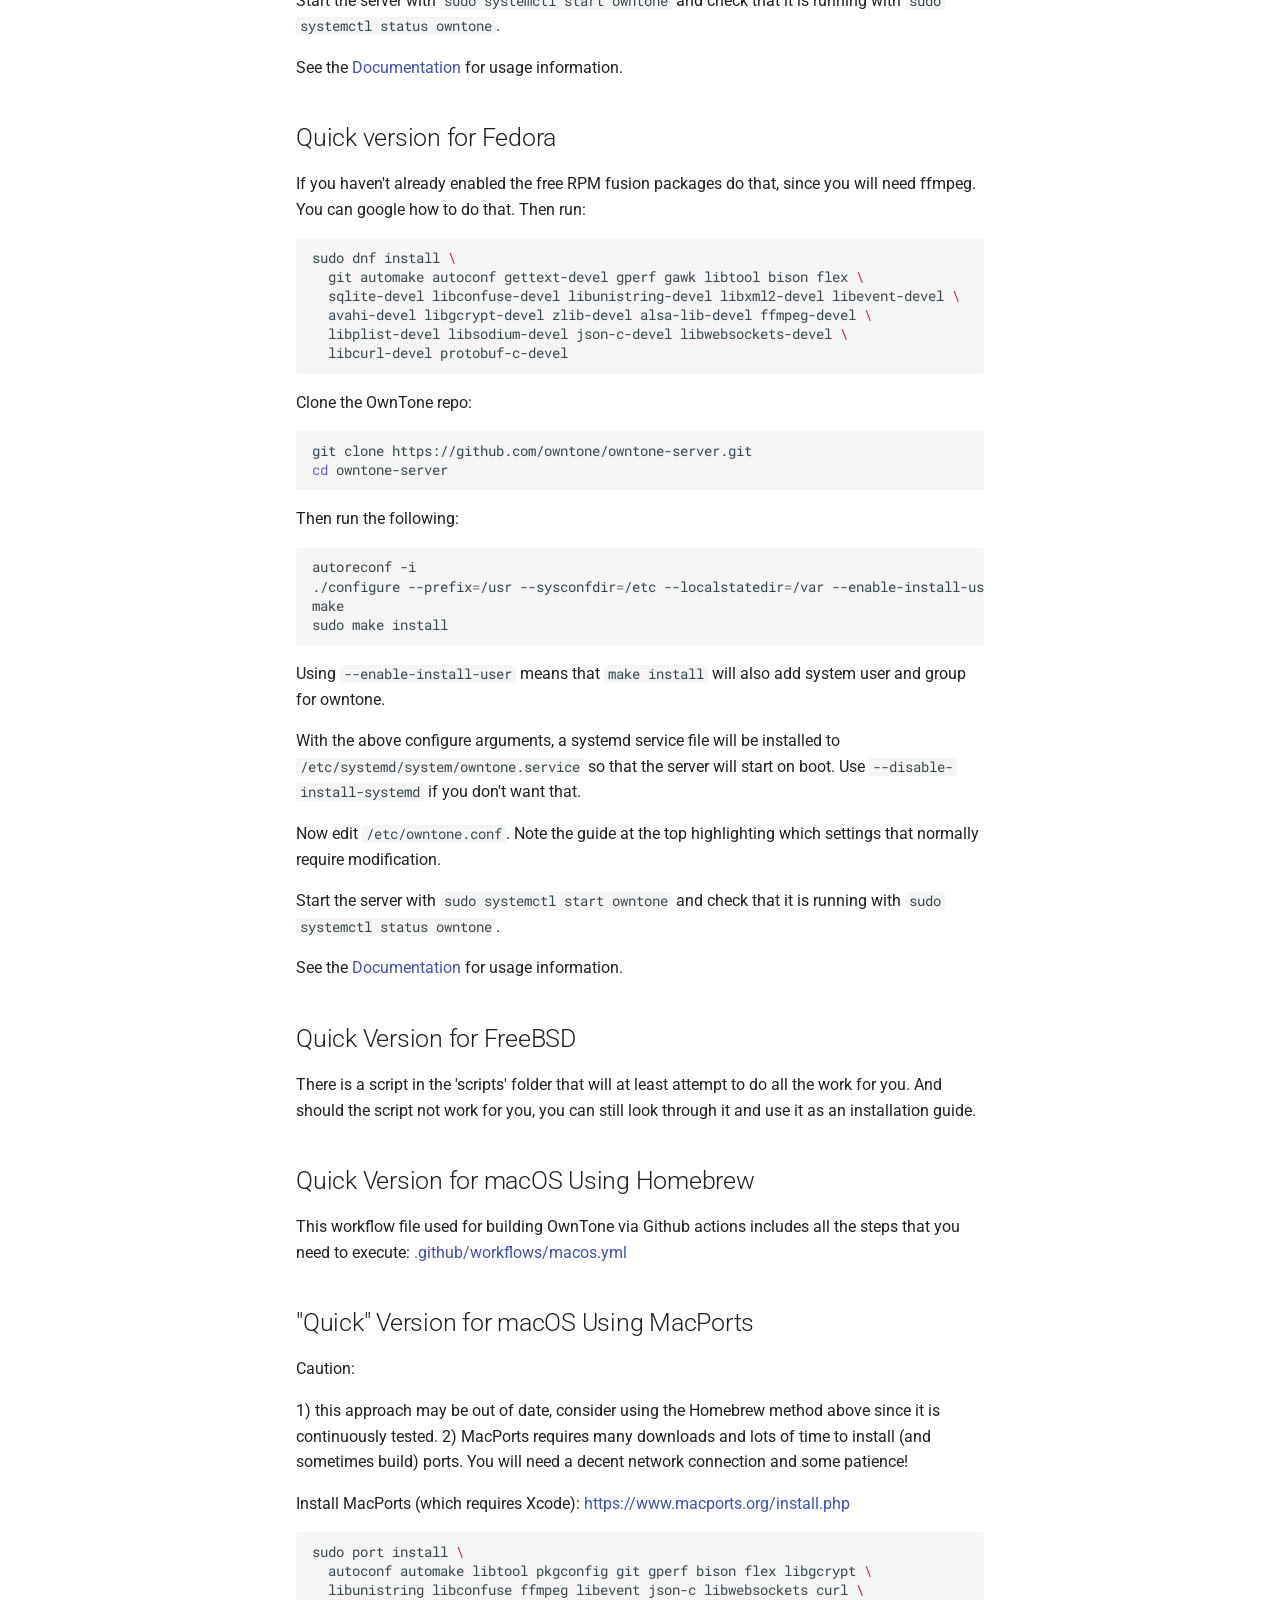
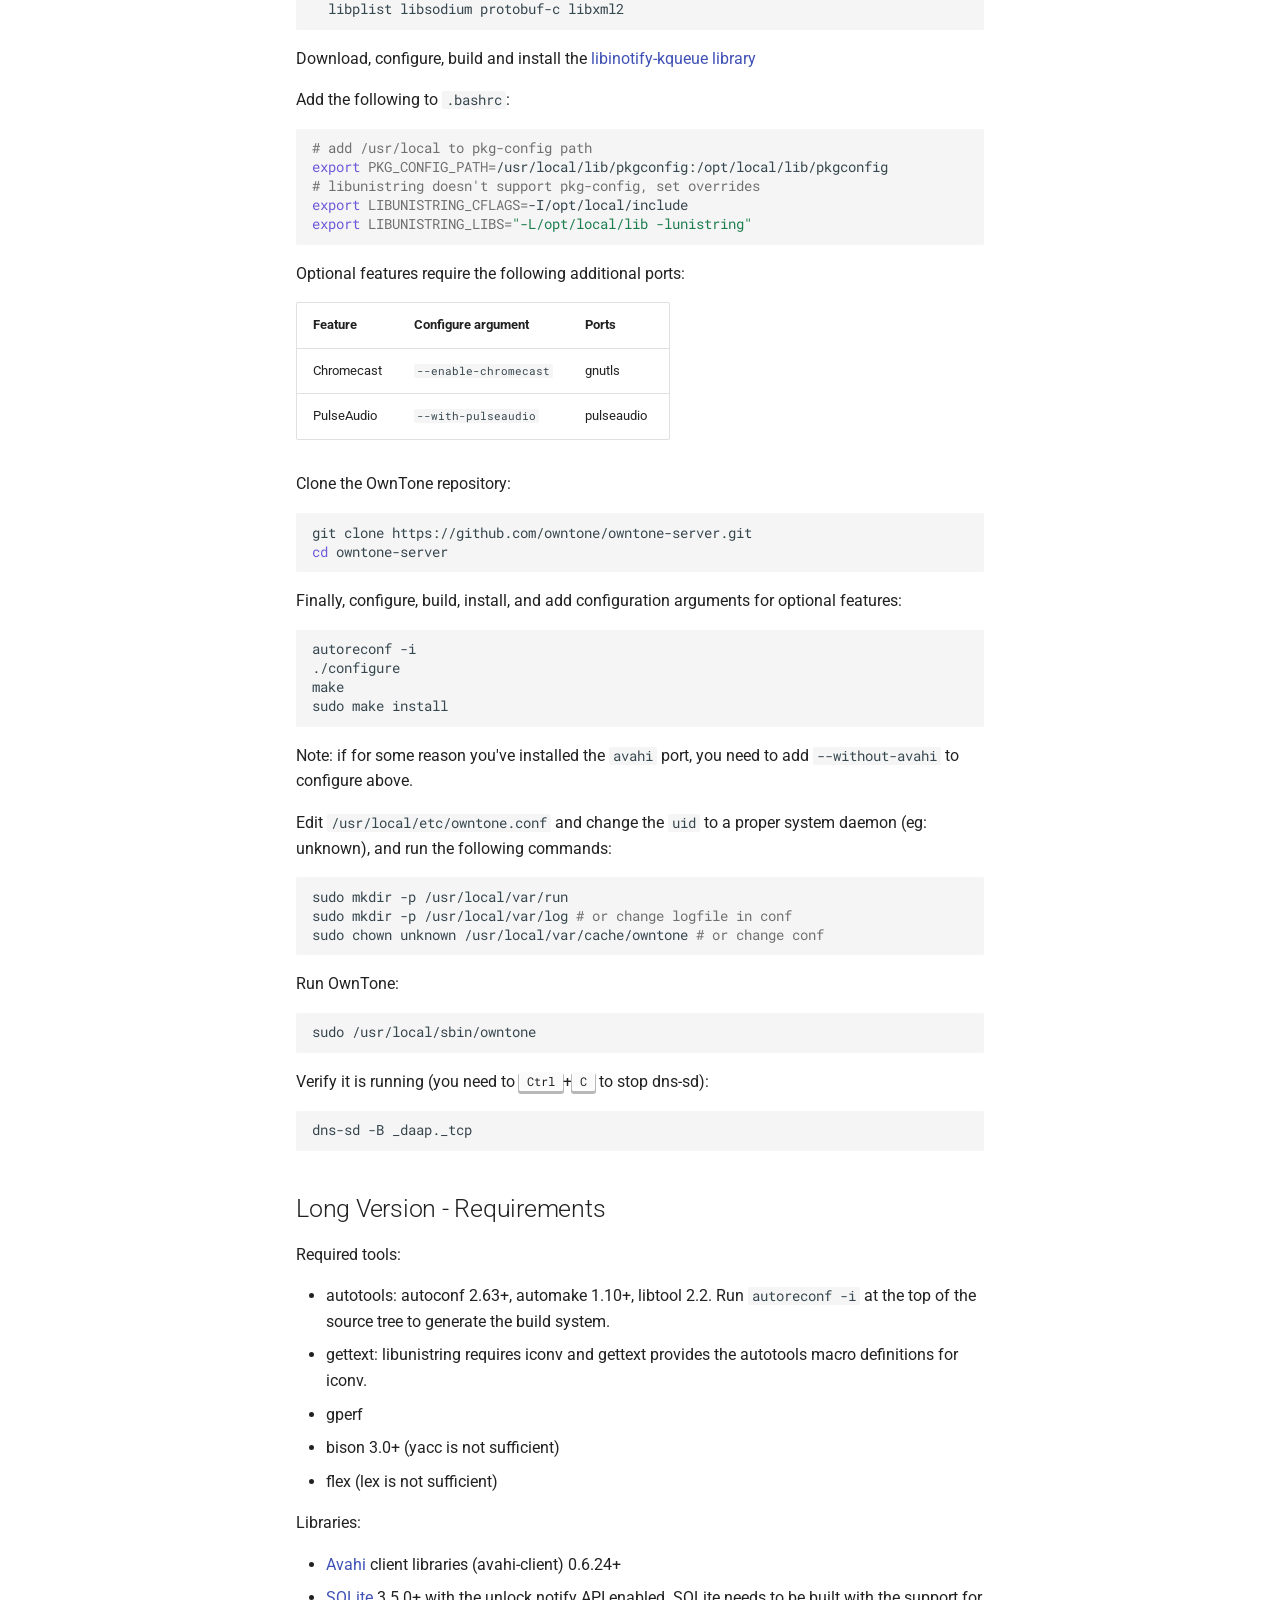
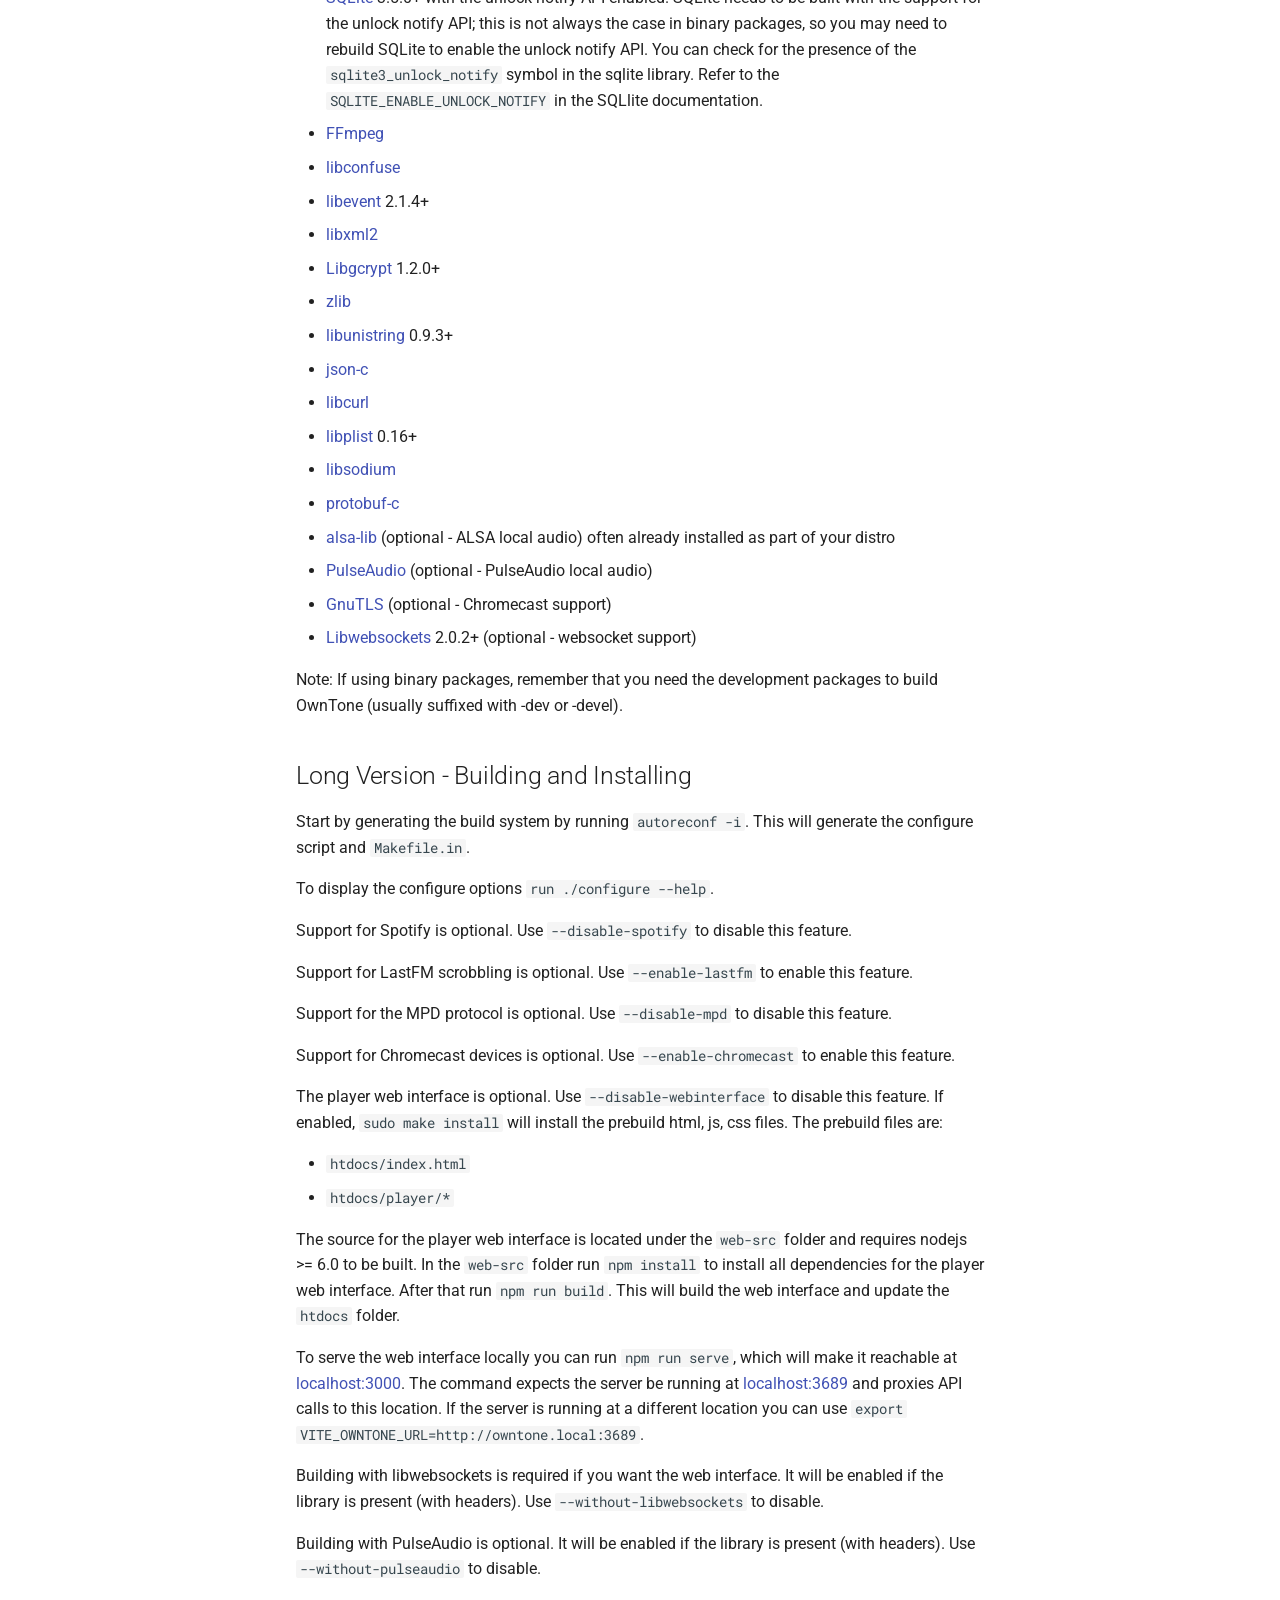
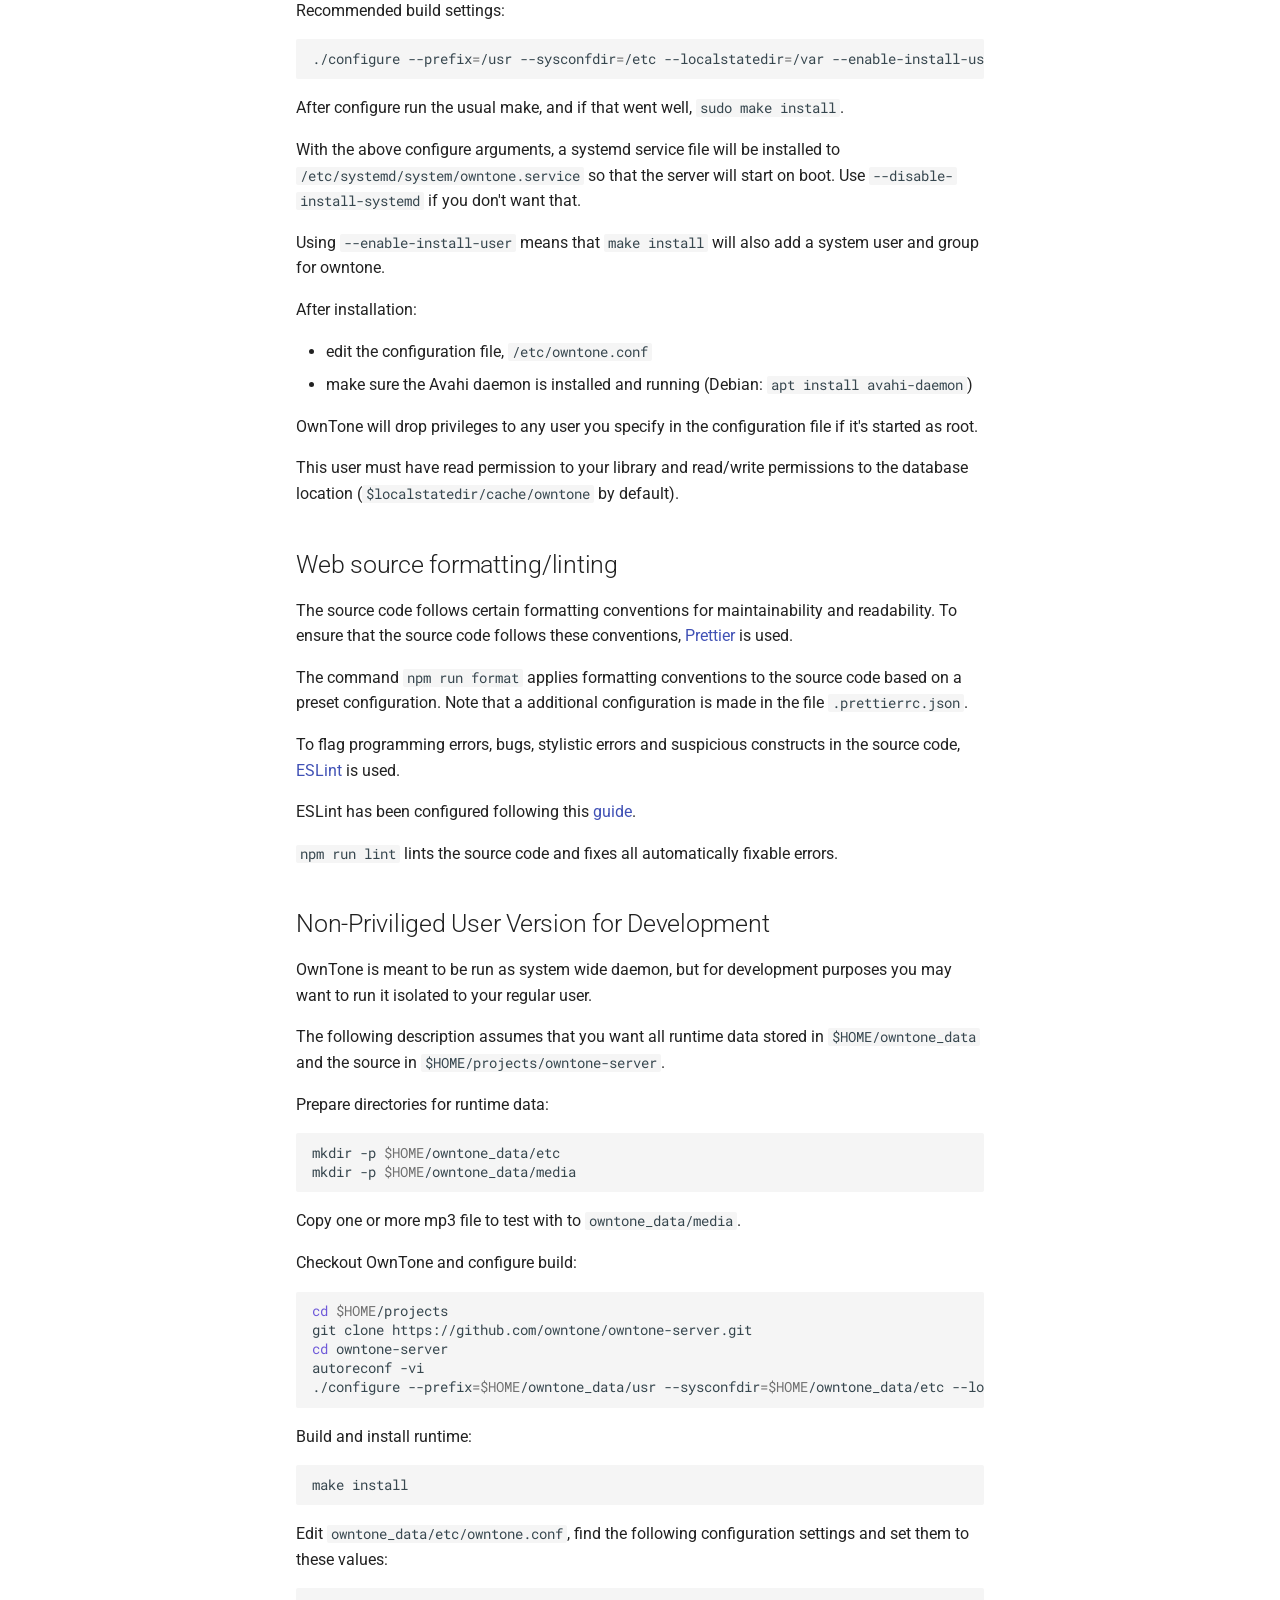
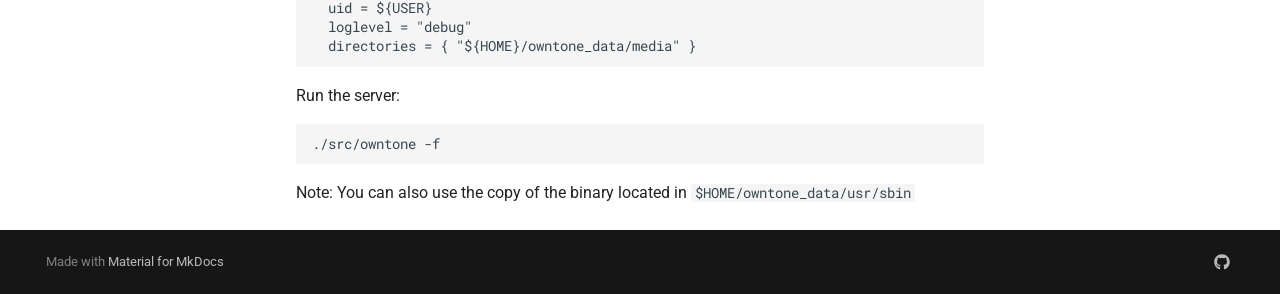
<file: building/index.html>
<!doctype html><html lang=en class=no-js> <head><meta charset=utf-8><meta name=viewport content="width=device-width,initial-scale=1"><meta name=description content="Linux/FreeBSD DAAP (iTunes) and MPD media server with support for AirPlay devices (multiroom), Apple Remote (and compatibles), Chromecast, Spotify and internet radio. "><meta name=author content="OwnTone maintainers"><link href=https://owntone.github.io/owntone-server/building/ rel=canonical><link href=../configuration/ rel=prev><link href=../library/ rel=next><link rel=icon href=../assets/favicon.ico><meta name=generator content="mkdocs-1.6.1, mkdocs-material-9.7.7"><title>Building - OwnTone</title><link rel=stylesheet href=../assets/stylesheets/main.ec1eaa64.min.css><link rel=stylesheet href=../assets/stylesheets/palette.ab4e12ef.min.css><link rel=preconnect href=https://fonts.gstatic.com crossorigin><link rel=stylesheet href="https://fonts.googleapis.com/css?family=Roboto:300,300i,400,400i,700,700i%7CRoboto+Mono:400,400i,700,700i&display=fallback"><style>:root{--md-text-font:"Roboto";--md-code-font:"Roboto Mono"}</style><link rel=stylesheet href=../assets/extra.css><script>__md_scope=new URL("..",location),__md_hash=e=>[...e].reduce(((e,_)=>(e<<5)-e+_.charCodeAt(0)),0),__md_get=(e,_=localStorage,t=__md_scope)=>JSON.parse(_.getItem(t.pathname+"."+e)),__md_set=(e,_,t=localStorage,a=__md_scope)=>{try{t.setItem(a.pathname+"."+e,JSON.stringify(_))}catch(e){}}</script></head> <body dir=ltr data-md-color-scheme=default data-md-color-primary=indigo data-md-color-accent=indigo> <input class=md-toggle data-md-toggle=drawer type=checkbox id=__drawer autocomplete=off> <input class=md-toggle data-md-toggle=search type=checkbox id=__search autocomplete=off> <label class=md-overlay for=__drawer></label> <div data-md-component=skip> <a href=#build-instructions class=md-skip> Skip to content </a> </div> <div data-md-component=announce> </div> <header class=md-header data-md-component=header> <nav class="md-header__inner md-grid" aria-label=Header> <a href=.. title=OwnTone class="md-header__button md-logo" aria-label=OwnTone data-md-component=logo> <img src=../assets/logo.svg alt=logo> </a> <label class="md-header__button md-icon" for=__drawer> <svg xmlns=http://www.w3.org/2000/svg viewbox="0 0 24 24"><path d="M3 6h18v2H3zm0 5h18v2H3zm0 5h18v2H3z"/></svg> </label> <div class=md-header__title data-md-component=header-title> <div class=md-header__ellipsis> <div class=md-header__topic> <span class=md-ellipsis> OwnTone </span> </div> <div class=md-header__topic data-md-component=header-topic> <span class=md-ellipsis> Building </span> </div> </div> </div> <form class=md-header__option data-md-component=palette> <input class=md-option data-md-color-media=(prefers-color-scheme) data-md-color-scheme=default data-md-color-primary=indigo data-md-color-accent=indigo aria-label="Switch to light mode" type=radio name=__palette id=__palette_0> <label class="md-header__button md-icon" title="Switch to light mode" for=__palette_1 hidden> <svg xmlns=http://www.w3.org/2000/svg viewbox="0 0 24 24"><path d="m14.3 16-.7-2h-3.2l-.7 2H7.8L11 7h2l3.2 9zM20 8.69V4h-4.69L12 .69 8.69 4H4v4.69L.69 12 4 15.31V20h4.69L12 23.31 15.31 20H20v-4.69L23.31 12zm-9.15 3.96h2.3L12 9z"/></svg> </label> <input class=md-option data-md-color-media="(prefers-color-scheme: light)" data-md-color-scheme=default data-md-color-primary=white data-md-color-accent=teal aria-label="Switch to dark mode" type=radio name=__palette id=__palette_1> <label class="md-header__button md-icon" title="Switch to dark mode" for=__palette_2 hidden> <svg xmlns=http://www.w3.org/2000/svg viewbox="0 0 24 24"><path d="M12 8a4 4 0 0 0-4 4 4 4 0 0 0 4 4 4 4 0 0 0 4-4 4 4 0 0 0-4-4m0 10a6 6 0 0 1-6-6 6 6 0 0 1 6-6 6 6 0 0 1 6 6 6 6 0 0 1-6 6m8-9.31V4h-4.69L12 .69 8.69 4H4v4.69L.69 12 4 15.31V20h4.69L12 23.31 15.31 20H20v-4.69L23.31 12z"/></svg> </label> <input class=md-option data-md-color-media="(prefers-color-scheme: dark)" data-md-color-scheme=slate data-md-color-primary=black data-md-color-accent=teal aria-label="Switch to system preference" type=radio name=__palette id=__palette_2> <label class="md-header__button md-icon" title="Switch to system preference" for=__palette_0 hidden> <svg xmlns=http://www.w3.org/2000/svg viewbox="0 0 24 24"><path d="M12 18c-.89 0-1.74-.2-2.5-.55C11.56 16.5 13 14.42 13 12s-1.44-4.5-3.5-5.45C10.26 6.2 11.11 6 12 6a6 6 0 0 1 6 6 6 6 0 0 1-6 6m8-9.31V4h-4.69L12 .69 8.69 4H4v4.69L.69 12 4 15.31V20h4.69L12 23.31 15.31 20H20v-4.69L23.31 12z"/></svg> </label> </form> <script>var palette=__md_get("__palette");if(palette&&palette.color){if("(prefers-color-scheme)"===palette.color.media){var media=matchMedia("(prefers-color-scheme: light)"),input=document.querySelector(media.matches?"[data-md-color-media='(prefers-color-scheme: light)']":"[data-md-color-media='(prefers-color-scheme: dark)']");palette.color.media=input.getAttribute("data-md-color-media"),palette.color.scheme=input.getAttribute("data-md-color-scheme"),palette.color.primary=input.getAttribute("data-md-color-primary"),palette.color.accent=input.getAttribute("data-md-color-accent")}for(var[key,value]of Object.entries(palette.color))document.body.setAttribute("data-md-color-"+key,value)}</script> <label class="md-header__button md-icon" for=__search> <svg xmlns=http://www.w3.org/2000/svg viewbox="0 0 24 24"><path d="M9.5 3A6.5 6.5 0 0 1 16 9.5c0 1.61-.59 3.09-1.56 4.23l.27.27h.79l5 5-1.5 1.5-5-5v-.79l-.27-.27A6.52 6.52 0 0 1 9.5 16 6.5 6.5 0 0 1 3 9.5 6.5 6.5 0 0 1 9.5 3m0 2C7 5 5 7 5 9.5S7 14 9.5 14 14 12 14 9.5 12 5 9.5 5"/></svg> </label> <div class=md-search data-md-component=search role=dialog> <label class=md-search__overlay for=__search></label> <div class=md-search__inner role=search> <form class=md-search__form name=search> <input type=text class=md-search__input name=query aria-label=Search placeholder=Search autocapitalize=off autocorrect=off autocomplete=off spellcheck=false data-md-component=search-query required> <label class="md-search__icon md-icon" for=__search> <svg xmlns=http://www.w3.org/2000/svg viewbox="0 0 24 24"><path d="M9.5 3A6.5 6.5 0 0 1 16 9.5c0 1.61-.59 3.09-1.56 4.23l.27.27h.79l5 5-1.5 1.5-5-5v-.79l-.27-.27A6.52 6.52 0 0 1 9.5 16 6.5 6.5 0 0 1 3 9.5 6.5 6.5 0 0 1 9.5 3m0 2C7 5 5 7 5 9.5S7 14 9.5 14 14 12 14 9.5 12 5 9.5 5"/></svg> <svg xmlns=http://www.w3.org/2000/svg viewbox="0 0 24 24"><path d="M20 11v2H8l5.5 5.5-1.42 1.42L4.16 12l7.92-7.92L13.5 5.5 8 11z"/></svg> </label> <nav class=md-search__options aria-label=Search> <button type=reset class="md-search__icon md-icon" title=Clear aria-label=Clear tabindex=-1> <svg xmlns=http://www.w3.org/2000/svg viewbox="0 0 24 24"><path d="M19 6.41 17.59 5 12 10.59 6.41 5 5 6.41 10.59 12 5 17.59 6.41 19 12 13.41 17.59 19 19 17.59 13.41 12z"/></svg> </button> </nav> </form> <div class=md-search__output> <div class=md-search__scrollwrap tabindex=0 data-md-scrollfix> <div class=md-search-result data-md-component=search-result> <div class=md-search-result__meta> Initializing search </div> <ol class=md-search-result__list role=presentation></ol> </div> </div> </div> </div> </div> <div class=md-header__source> <a href=https://github.com/owntone/owntone-server title="Go to repository" class=md-source data-md-component=source> <div class="md-source__icon md-icon"> <svg xmlns=http://www.w3.org/2000/svg viewbox="0 0 448 512"><!-- Font Awesome Free 7.1.0 by @fontawesome - https://fontawesome.com License - https://fontawesome.com/license/free (Icons: CC BY 4.0, Fonts: SIL OFL 1.1, Code: MIT License) Copyright 2025 Fonticons, Inc.--><path d="M439.6 236.1 244 40.5c-5.4-5.5-12.8-8.5-20.4-8.5s-15 3-20.4 8.4L162.5 81l51.5 51.5c27.1-9.1 52.7 16.8 43.4 43.7l49.7 49.7c34.2-11.8 61.2 31 35.5 56.7-26.5 26.5-70.2-2.9-56-37.3L240.3 199v121.9c25.3 12.5 22.3 41.8 9.1 55-6.4 6.4-15.2 10.1-24.3 10.1s-17.8-3.6-24.3-10.1c-17.6-17.6-11.1-46.9 11.2-56v-123c-20.8-8.5-24.6-30.7-18.6-45L142.6 101 8.5 235.1C3 240.6 0 247.9 0 255.5s3 15 8.5 20.4l195.6 195.7c5.4 5.4 12.7 8.4 20.4 8.4s15-3 20.4-8.4l194.7-194.7c5.4-5.4 8.4-12.8 8.4-20.4s-3-15-8.4-20.4"/></svg> </div> <div class=md-source__repository> owntone/owntone-server </div> </a> </div> </nav> </header> <div class=md-container data-md-component=container> <nav class=md-tabs aria-label=Tabs data-md-component=tabs> <div class=md-grid> <ul class=md-tabs__list> <li class=md-tabs__item> <a href=.. class=md-tabs__link> Home </a> </li> <li class="md-tabs__item md-tabs__item--active"> <a href=../getting-started/ class=md-tabs__link> Documentation </a> </li> <li class=md-tabs__item> <a href=../json-api/ class=md-tabs__link> JSON API </a> </li> </ul> </div> </nav> <main class=md-main data-md-component=main> <div class="md-main__inner md-grid"> <div class="md-sidebar md-sidebar--primary" data-md-component=sidebar data-md-type=navigation> <div class=md-sidebar__scrollwrap> <div class=md-sidebar__inner> <nav class="md-nav md-nav--primary md-nav--lifted" aria-label=Navigation data-md-level=0> <label class=md-nav__title for=__drawer> <a href=.. title=OwnTone class="md-nav__button md-logo" aria-label=OwnTone data-md-component=logo> <img src=../assets/logo.svg alt=logo> </a> OwnTone </label> <div class=md-nav__source> <a href=https://github.com/owntone/owntone-server title="Go to repository" class=md-source data-md-component=source> <div class="md-source__icon md-icon"> <svg xmlns=http://www.w3.org/2000/svg viewbox="0 0 448 512"><!-- Font Awesome Free 7.1.0 by @fontawesome - https://fontawesome.com License - https://fontawesome.com/license/free (Icons: CC BY 4.0, Fonts: SIL OFL 1.1, Code: MIT License) Copyright 2025 Fonticons, Inc.--><path d="M439.6 236.1 244 40.5c-5.4-5.5-12.8-8.5-20.4-8.5s-15 3-20.4 8.4L162.5 81l51.5 51.5c27.1-9.1 52.7 16.8 43.4 43.7l49.7 49.7c34.2-11.8 61.2 31 35.5 56.7-26.5 26.5-70.2-2.9-56-37.3L240.3 199v121.9c25.3 12.5 22.3 41.8 9.1 55-6.4 6.4-15.2 10.1-24.3 10.1s-17.8-3.6-24.3-10.1c-17.6-17.6-11.1-46.9 11.2-56v-123c-20.8-8.5-24.6-30.7-18.6-45L142.6 101 8.5 235.1C3 240.6 0 247.9 0 255.5s3 15 8.5 20.4l195.6 195.7c5.4 5.4 12.7 8.4 20.4 8.4s15-3 20.4-8.4l194.7-194.7c5.4-5.4 8.4-12.8 8.4-20.4s-3-15-8.4-20.4"/></svg> </div> <div class=md-source__repository> owntone/owntone-server </div> </a> </div> <ul class=md-nav__list data-md-scrollfix> <li class=md-nav__item> <a href=.. class=md-nav__link> <span class=md-ellipsis> Home </span> </a> </li> <li class="md-nav__item md-nav__item--active md-nav__item--section md-nav__item--nested"> <input class="md-nav__toggle md-toggle " type=checkbox id=__nav_2 checked> <label class=md-nav__link for=__nav_2 id=__nav_2_label tabindex> <span class=md-ellipsis> Documentation </span> <span class="md-nav__icon md-icon"></span> </label> <nav class=md-nav data-md-level=1 aria-labelledby=__nav_2_label aria-expanded=true> <label class=md-nav__title for=__nav_2> <span class="md-nav__icon md-icon"></span> Documentation </label> <ul class=md-nav__list data-md-scrollfix> <li class=md-nav__item> <a href=../getting-started/ class=md-nav__link> <span class=md-ellipsis> Getting Started </span> </a> </li> <li class=md-nav__item> <a href=../installation/ class=md-nav__link> <span class=md-ellipsis> Installation </span> </a> </li> <li class=md-nav__item> <a href=../configuration/ class=md-nav__link> <span class=md-ellipsis> Configuration </span> </a> </li> <li class="md-nav__item md-nav__item--active"> <input class="md-nav__toggle md-toggle" type=checkbox id=__toc> <label class="md-nav__link md-nav__link--active" for=__toc> <span class=md-ellipsis> Building </span> <span class="md-nav__icon md-icon"></span> </label> <a href=./ class="md-nav__link md-nav__link--active"> <span class=md-ellipsis> Building </span> </a> <nav class="md-nav md-nav--secondary" aria-label="Table of contents"> <label class=md-nav__title for=__toc> <span class="md-nav__icon md-icon"></span> Table of contents </label> <ul class=md-nav__list data-md-component=toc data-md-scrollfix> <li class=md-nav__item> <a href=#quick-version-for-debianubuntu class=md-nav__link> <span class=md-ellipsis> Quick Version for Debian/Ubuntu </span> </a> </li> <li class=md-nav__item> <a href=#quick-version-for-fedora class=md-nav__link> <span class=md-ellipsis> Quick version for Fedora </span> </a> </li> <li class=md-nav__item> <a href=#quick-version-for-freebsd class=md-nav__link> <span class=md-ellipsis> Quick Version for FreeBSD </span> </a> </li> <li class=md-nav__item> <a href=#quick-version-for-macos-using-homebrew class=md-nav__link> <span class=md-ellipsis> Quick Version for macOS Using Homebrew </span> </a> </li> <li class=md-nav__item> <a href=#quick-version-for-macos-using-macports class=md-nav__link> <span class=md-ellipsis> "Quick" Version for macOS Using MacPorts </span> </a> </li> <li class=md-nav__item> <a href=#long-version-requirements class=md-nav__link> <span class=md-ellipsis> Long Version - Requirements </span> </a> </li> <li class=md-nav__item> <a href=#long-version-building-and-installing class=md-nav__link> <span class=md-ellipsis> Long Version - Building and Installing </span> </a> </li> <li class=md-nav__item> <a href=#web-source-formattinglinting class=md-nav__link> <span class=md-ellipsis> Web source formatting/linting </span> </a> </li> <li class=md-nav__item> <a href=#non-priviliged-user-version-for-development class=md-nav__link> <span class=md-ellipsis> Non-Priviliged User Version for Development </span> </a> </li> </ul> </nav> </li> <li class=md-nav__item> <a href=../library/ class=md-nav__link> <span class=md-ellipsis> Library </span> </a> </li> <li class="md-nav__item md-nav__item--nested"> <input class="md-nav__toggle md-toggle " type=checkbox id=__nav_2_6> <label class=md-nav__link for=__nav_2_6 id=__nav_2_6_label tabindex=0> <span class=md-ellipsis> Control </span> <span class="md-nav__icon md-icon"></span> </label> <nav class=md-nav data-md-level=2 aria-labelledby=__nav_2_6_label aria-expanded=false> <label class=md-nav__title for=__nav_2_6> <span class="md-nav__icon md-icon"></span> Control </label> <ul class=md-nav__list data-md-scrollfix> <li class=md-nav__item> <a href=../control-clients/mobile/ class=md-nav__link> <span class=md-ellipsis> Mobile Device </span> </a> </li> <li class=md-nav__item> <a href=../control-clients/desktop/ class=md-nav__link> <span class=md-ellipsis> Desktop </span> </a> </li> <li class=md-nav__item> <a href=../control-clients/web/ class=md-nav__link> <span class=md-ellipsis> Browser </span> </a> </li> <li class=md-nav__item> <a href=../control-clients/cli-api/ class=md-nav__link> <span class=md-ellipsis> API and CLI </span> </a> </li> <li class=md-nav__item> <a href=../control-clients/smartwatch/ class=md-nav__link> <span class=md-ellipsis> Smartwatch </span> </a> </li> </ul> </nav> </li> <li class="md-nav__item md-nav__item--nested"> <input class="md-nav__toggle md-toggle " type=checkbox id=__nav_2_7> <label class=md-nav__link for=__nav_2_7 id=__nav_2_7_label tabindex=0> <span class=md-ellipsis> Audio Outputs </span> <span class="md-nav__icon md-icon"></span> </label> <nav class=md-nav data-md-level=2 aria-labelledby=__nav_2_7_label aria-expanded=false> <label class=md-nav__title for=__nav_2_7> <span class="md-nav__icon md-icon"></span> Audio Outputs </label> <ul class=md-nav__list data-md-scrollfix> <li class=md-nav__item> <a href=../audio-outputs/airplay/ class=md-nav__link> <span class=md-ellipsis> AirPlay </span> </a> </li> <li class=md-nav__item> <a href=../audio-outputs/chromecast/ class=md-nav__link> <span class=md-ellipsis> Chromecast </span> </a> </li> <li class=md-nav__item> <a href=../audio-outputs/local-audio/ class=md-nav__link> <span class=md-ellipsis> Local Audio </span> </a> </li> <li class=md-nav__item> <a href=../audio-outputs/mobile/ class=md-nav__link> <span class=md-ellipsis> Mobile Device </span> </a> </li> <li class=md-nav__item> <a href=../audio-outputs/web/ class=md-nav__link> <span class=md-ellipsis> Web </span> </a> </li> <li class=md-nav__item> <a href=../audio-outputs/roku/ class=md-nav__link> <span class=md-ellipsis> Roku </span> </a> </li> <li class=md-nav__item> <a href=../audio-outputs/streaming/ class=md-nav__link> <span class=md-ellipsis> Streaming </span> </a> </li> </ul> </nav> </li> <li class=md-nav__item> <a href=../media-clients/ class=md-nav__link> <span class=md-ellipsis> Media Clients </span> </a> </li> <li class=md-nav__item> <a href=../artwork/ class=md-nav__link> <span class=md-ellipsis> Artwork </span> </a> </li> <li class=md-nav__item> <a href=../playlists/ class=md-nav__link> <span class=md-ellipsis> Playlists and Radio </span> </a> </li> <li class=md-nav__item> <a href=../smart-playlists/ class=md-nav__link> <span class=md-ellipsis> Smart Playlists </span> </a> </li> <li class="md-nav__item md-nav__item--nested"> <input class="md-nav__toggle md-toggle " type=checkbox id=__nav_2_12> <label class=md-nav__link for=__nav_2_12 id=__nav_2_12_label tabindex=0> <span class=md-ellipsis> Services Integration </span> <span class="md-nav__icon md-icon"></span> </label> <nav class=md-nav data-md-level=2 aria-labelledby=__nav_2_12_label aria-expanded=false> <label class=md-nav__title for=__nav_2_12> <span class="md-nav__icon md-icon"></span> Services Integration </label> <ul class=md-nav__list data-md-scrollfix> <li class=md-nav__item> <a href=../integrations/spotify/ class=md-nav__link> <span class=md-ellipsis> Spotify </span> </a> </li> <li class=md-nav__item> <a href=../integrations/lastfm/ class=md-nav__link> <span class=md-ellipsis> LastFM </span> </a> </li> </ul> </nav> </li> <li class="md-nav__item md-nav__item--nested"> <input class="md-nav__toggle md-toggle " type=checkbox id=__nav_2_13> <label class=md-nav__link for=__nav_2_13 id=__nav_2_13_label tabindex=0> <span class=md-ellipsis> Advanced Setup </span> <span class="md-nav__icon md-icon"></span> </label> <nav class=md-nav data-md-level=2 aria-labelledby=__nav_2_13_label aria-expanded=false> <label class=md-nav__title for=__nav_2_13> <span class="md-nav__icon md-icon"></span> Advanced Setup </label> <ul class=md-nav__list data-md-scrollfix> <li class=md-nav__item> <a href=../advanced/outputs-alsa/ class=md-nav__link> <span class=md-ellipsis> ALSA </span> </a> </li> <li class=md-nav__item> <a href=../advanced/outputs-pulse/ class=md-nav__link> <span class=md-ellipsis> PulseAudio </span> </a> </li> <li class=md-nav__item> <a href=../advanced/radio-streams/ class=md-nav__link> <span class=md-ellipsis> Radio Streams </span> </a> </li> <li class=md-nav__item> <a href=../advanced/remote-access/ class=md-nav__link> <span class=md-ellipsis> Remote Access </span> </a> </li> <li class=md-nav__item> <a href=../advanced/multiple-instances/ class=md-nav__link> <span class=md-ellipsis> Multiple Instances </span> </a> </li> </ul> </nav> </li> <li class=md-nav__item> <a href=../development/ class=md-nav__link> <span class=md-ellipsis> Development </span> </a> </li> <li class=md-nav__item> <a href=../changelog/ class=md-nav__link> <span class=md-ellipsis> Changelog </span> </a> </li> </ul> </nav> </li> <li class=md-nav__item> <a href=../json-api/ class=md-nav__link> <span class=md-ellipsis> JSON API </span> </a> </li> </ul> </nav> </div> </div> </div> <div class="md-sidebar md-sidebar--secondary" data-md-component=sidebar data-md-type=toc> <div class=md-sidebar__scrollwrap> <div class=md-sidebar__inner> <nav class="md-nav md-nav--secondary" aria-label="Table of contents"> <label class=md-nav__title for=__toc> <span class="md-nav__icon md-icon"></span> Table of contents </label> <ul class=md-nav__list data-md-component=toc data-md-scrollfix> <li class=md-nav__item> <a href=#quick-version-for-debianubuntu class=md-nav__link> <span class=md-ellipsis> Quick Version for Debian/Ubuntu </span> </a> </li> <li class=md-nav__item> <a href=#quick-version-for-fedora class=md-nav__link> <span class=md-ellipsis> Quick version for Fedora </span> </a> </li> <li class=md-nav__item> <a href=#quick-version-for-freebsd class=md-nav__link> <span class=md-ellipsis> Quick Version for FreeBSD </span> </a> </li> <li class=md-nav__item> <a href=#quick-version-for-macos-using-homebrew class=md-nav__link> <span class=md-ellipsis> Quick Version for macOS Using Homebrew </span> </a> </li> <li class=md-nav__item> <a href=#quick-version-for-macos-using-macports class=md-nav__link> <span class=md-ellipsis> "Quick" Version for macOS Using MacPorts </span> </a> </li> <li class=md-nav__item> <a href=#long-version-requirements class=md-nav__link> <span class=md-ellipsis> Long Version - Requirements </span> </a> </li> <li class=md-nav__item> <a href=#long-version-building-and-installing class=md-nav__link> <span class=md-ellipsis> Long Version - Building and Installing </span> </a> </li> <li class=md-nav__item> <a href=#web-source-formattinglinting class=md-nav__link> <span class=md-ellipsis> Web source formatting/linting </span> </a> </li> <li class=md-nav__item> <a href=#non-priviliged-user-version-for-development class=md-nav__link> <span class=md-ellipsis> Non-Priviliged User Version for Development </span> </a> </li> </ul> </nav> </div> </div> </div> <div class=md-content data-md-component=content> <article class="md-content__inner md-typeset"> <h1 id=build-instructions>Build Instructions<a class=headerlink href=#build-instructions title="Permanent link">&para;</a></h1> <p>This document contains instructions for building OwnTone from the git tree. If you just want to build from a release tarball, you don't need the build tools (git, autotools, autoconf, automake, gawk, gperf, gettext, bison and flex), and you can skip the autoreconf step.</p> <h2 id=quick-version-for-debianubuntu>Quick Version for Debian/Ubuntu<a class=headerlink href=#quick-version-for-debianubuntu title="Permanent link">&para;</a></h2> <p>If you are the lucky kind, this should get you all the required tools and libraries:</p> <div class=highlight><pre><span></span><code><a id=__codelineno-0-1 name=__codelineno-0-1 href=#__codelineno-0-1></a>sudo<span class=w> </span>apt-get<span class=w> </span>install<span class=w> </span><span class=se>\</span>
<a id=__codelineno-0-2 name=__codelineno-0-2 href=#__codelineno-0-2></a><span class=w>  </span>build-essential<span class=w> </span>git<span class=w> </span>autotools-dev<span class=w> </span>autoconf<span class=w> </span>automake<span class=w> </span>libtool<span class=w> </span>gettext<span class=w> </span>gawk<span class=w> </span><span class=se>\</span>
<a id=__codelineno-0-3 name=__codelineno-0-3 href=#__codelineno-0-3></a><span class=w>  </span>gperf<span class=w> </span>bison<span class=w> </span>flex<span class=w> </span>libconfuse-dev<span class=w> </span>libunistring-dev<span class=w> </span>libsqlite3-dev<span class=w> </span><span class=se>\</span>
<a id=__codelineno-0-4 name=__codelineno-0-4 href=#__codelineno-0-4></a><span class=w>  </span>libavcodec-dev<span class=w> </span>libavformat-dev<span class=w> </span>libavfilter-dev<span class=w> </span>libswscale-dev<span class=w> </span>libavutil-dev<span class=w> </span><span class=se>\</span>
<a id=__codelineno-0-5 name=__codelineno-0-5 href=#__codelineno-0-5></a><span class=w>  </span>libasound2-dev<span class=w> </span>libxml2-dev<span class=w> </span>libgcrypt20-dev<span class=w> </span>libavahi-client-dev<span class=w> </span>zlib1g-dev<span class=w> </span><span class=se>\</span>
<a id=__codelineno-0-6 name=__codelineno-0-6 href=#__codelineno-0-6></a><span class=w>  </span>libevent-dev<span class=w> </span>libplist-dev<span class=w> </span>libsodium-dev<span class=w> </span>libjson-c-dev<span class=w> </span>libwebsockets-dev<span class=w> </span><span class=se>\</span>
<a id=__codelineno-0-7 name=__codelineno-0-7 href=#__codelineno-0-7></a><span class=w>  </span>libcurl4-openssl-dev<span class=w> </span>libprotobuf-c-dev
</code></pre></div> <p>Note that OwnTone will also work with other versions and flavours of libgcrypt and libcurl, so the above are just suggestions.</p> <p>The following features require extra packages, and that you add a configure argument when you run ./configure:</p> <table> <thead> <tr> <th>Feature</th> <th>Configure argument</th> <th>Packages</th> </tr> </thead> <tbody> <tr> <td>Chromecast</td> <td><code>--enable-chromecast</code></td> <td>libgnutls*-dev</td> </tr> <tr> <td>PulseAudio</td> <td><code>--with-pulseaudio</code></td> <td>libpulse-dev</td> </tr> </tbody> </table> <p>These features can be disabled saving you package dependencies:</p> <table> <thead> <tr> <th>Feature</th> <th>Configure argument</th> <th>Packages</th> </tr> </thead> <tbody> <tr> <td>Spotify (built-in)</td> <td><code>--disable-spotify</code></td> <td>libprotobuf-c-dev</td> </tr> <tr> <td>Player web UI</td> <td><code>--disable-webinterface</code></td> <td>libwebsockets-dev</td> </tr> <tr> <td>Live web UI</td> <td><code>--without-libwebsockets</code></td> <td>libwebsockets-dev</td> </tr> </tbody> </table> <p>Then run the following (adding configure arguments for optional features):</p> <div class=highlight><pre><span></span><code><a id=__codelineno-1-1 name=__codelineno-1-1 href=#__codelineno-1-1></a>git<span class=w> </span>clone<span class=w> </span>https://github.com/owntone/owntone-server.git
<a id=__codelineno-1-2 name=__codelineno-1-2 href=#__codelineno-1-2></a><span class=nb>cd</span><span class=w> </span>owntone-server
<a id=__codelineno-1-3 name=__codelineno-1-3 href=#__codelineno-1-3></a>autoreconf<span class=w> </span>-i
<a id=__codelineno-1-4 name=__codelineno-1-4 href=#__codelineno-1-4></a>./configure<span class=w> </span>--prefix<span class=o>=</span>/usr<span class=w> </span>--sysconfdir<span class=o>=</span>/etc<span class=w> </span>--localstatedir<span class=o>=</span>/var<span class=w> </span>--enable-install-user
<a id=__codelineno-1-5 name=__codelineno-1-5 href=#__codelineno-1-5></a>make
<a id=__codelineno-1-6 name=__codelineno-1-6 href=#__codelineno-1-6></a>sudo<span class=w> </span>make<span class=w> </span>install
</code></pre></div> <p>Using <code>--enable-install-user</code> means that <code>make install</code> will also add system user and group for owntone.</p> <p>With the above configure arguments, a systemd service file will be installed to <code>/etc/systemd/system/owntone.service</code> so that the server will start on boot. Use <code>--disable-install-systemd</code> if you don't want that.</p> <p>Now edit <code>/etc/owntone.conf</code>. Note the guide at the top highlighting which settings that normally require modification.</p> <p>Start the server with <code>sudo systemctl start owntone</code> and check that it is running with <code>sudo systemctl status owntone</code>.</p> <p>See the <a href=../getting-started/ >Documentation</a> for usage information.</p> <h2 id=quick-version-for-fedora>Quick version for Fedora<a class=headerlink href=#quick-version-for-fedora title="Permanent link">&para;</a></h2> <p>If you haven't already enabled the free RPM fusion packages do that, since you will need ffmpeg. You can google how to do that. Then run:</p> <div class=highlight><pre><span></span><code><a id=__codelineno-2-1 name=__codelineno-2-1 href=#__codelineno-2-1></a>sudo<span class=w> </span>dnf<span class=w> </span>install<span class=w> </span><span class=se>\</span>
<a id=__codelineno-2-2 name=__codelineno-2-2 href=#__codelineno-2-2></a><span class=w>  </span>git<span class=w> </span>automake<span class=w> </span>autoconf<span class=w> </span>gettext-devel<span class=w> </span>gperf<span class=w> </span>gawk<span class=w> </span>libtool<span class=w> </span>bison<span class=w> </span>flex<span class=w> </span><span class=se>\</span>
<a id=__codelineno-2-3 name=__codelineno-2-3 href=#__codelineno-2-3></a><span class=w>  </span>sqlite-devel<span class=w> </span>libconfuse-devel<span class=w> </span>libunistring-devel<span class=w> </span>libxml2-devel<span class=w> </span>libevent-devel<span class=w> </span><span class=se>\</span>
<a id=__codelineno-2-4 name=__codelineno-2-4 href=#__codelineno-2-4></a><span class=w>  </span>avahi-devel<span class=w> </span>libgcrypt-devel<span class=w> </span>zlib-devel<span class=w> </span>alsa-lib-devel<span class=w> </span>ffmpeg-devel<span class=w> </span><span class=se>\</span>
<a id=__codelineno-2-5 name=__codelineno-2-5 href=#__codelineno-2-5></a><span class=w>  </span>libplist-devel<span class=w> </span>libsodium-devel<span class=w> </span>json-c-devel<span class=w> </span>libwebsockets-devel<span class=w> </span><span class=se>\</span>
<a id=__codelineno-2-6 name=__codelineno-2-6 href=#__codelineno-2-6></a><span class=w>  </span>libcurl-devel<span class=w> </span>protobuf-c-devel
</code></pre></div> <p>Clone the OwnTone repo:</p> <div class=highlight><pre><span></span><code><a id=__codelineno-3-1 name=__codelineno-3-1 href=#__codelineno-3-1></a>git<span class=w> </span>clone<span class=w> </span>https://github.com/owntone/owntone-server.git
<a id=__codelineno-3-2 name=__codelineno-3-2 href=#__codelineno-3-2></a><span class=nb>cd</span><span class=w> </span>owntone-server
</code></pre></div> <p>Then run the following:</p> <div class=highlight><pre><span></span><code><a id=__codelineno-4-1 name=__codelineno-4-1 href=#__codelineno-4-1></a>autoreconf<span class=w> </span>-i
<a id=__codelineno-4-2 name=__codelineno-4-2 href=#__codelineno-4-2></a>./configure<span class=w> </span>--prefix<span class=o>=</span>/usr<span class=w> </span>--sysconfdir<span class=o>=</span>/etc<span class=w> </span>--localstatedir<span class=o>=</span>/var<span class=w> </span>--enable-install-user
<a id=__codelineno-4-3 name=__codelineno-4-3 href=#__codelineno-4-3></a>make
<a id=__codelineno-4-4 name=__codelineno-4-4 href=#__codelineno-4-4></a>sudo<span class=w> </span>make<span class=w> </span>install
</code></pre></div> <p>Using <code>--enable-install-user</code> means that <code>make install</code> will also add system user and group for owntone.</p> <p>With the above configure arguments, a systemd service file will be installed to <code>/etc/systemd/system/owntone.service</code> so that the server will start on boot. Use <code>--disable-install-systemd</code> if you don't want that.</p> <p>Now edit <code>/etc/owntone.conf</code>. Note the guide at the top highlighting which settings that normally require modification.</p> <p>Start the server with <code>sudo systemctl start owntone</code> and check that it is running with <code>sudo systemctl status owntone</code>.</p> <p>See the <a href=../getting-started/ >Documentation</a> for usage information.</p> <h2 id=quick-version-for-freebsd>Quick Version for FreeBSD<a class=headerlink href=#quick-version-for-freebsd title="Permanent link">&para;</a></h2> <p>There is a script in the 'scripts' folder that will at least attempt to do all the work for you. And should the script not work for you, you can still look through it and use it as an installation guide.</p> <h2 id=quick-version-for-macos-using-homebrew>Quick Version for macOS Using Homebrew<a class=headerlink href=#quick-version-for-macos-using-homebrew title="Permanent link">&para;</a></h2> <p>This workflow file used for building OwnTone via Github actions includes all the steps that you need to execute: <a href=https://github.com/owntone/owntone-server/blob/master/.github/workflows/macos.yml>.github/workflows/macos.yml</a></p> <h2 id=quick-version-for-macos-using-macports>"Quick" Version for macOS Using MacPorts<a class=headerlink href=#quick-version-for-macos-using-macports title="Permanent link">&para;</a></h2> <p>Caution:</p> <p>1) this approach may be out of date, consider using the Homebrew method above since it is continuously tested. 2) MacPorts requires many downloads and lots of time to install (and sometimes build) ports. You will need a decent network connection and some patience!</p> <p>Install MacPorts (which requires Xcode): <a href=https://www.macports.org/install.php>https://www.macports.org/install.php</a></p> <div class=highlight><pre><span></span><code><a id=__codelineno-5-1 name=__codelineno-5-1 href=#__codelineno-5-1></a>sudo<span class=w> </span>port<span class=w> </span>install<span class=w> </span><span class=se>\</span>
<a id=__codelineno-5-2 name=__codelineno-5-2 href=#__codelineno-5-2></a><span class=w>  </span>autoconf<span class=w> </span>automake<span class=w> </span>libtool<span class=w> </span>pkgconfig<span class=w> </span>git<span class=w> </span>gperf<span class=w> </span>bison<span class=w> </span>flex<span class=w> </span>libgcrypt<span class=w> </span><span class=se>\</span>
<a id=__codelineno-5-3 name=__codelineno-5-3 href=#__codelineno-5-3></a><span class=w>  </span>libunistring<span class=w> </span>libconfuse<span class=w> </span>ffmpeg<span class=w> </span>libevent<span class=w> </span>json-c<span class=w> </span>libwebsockets<span class=w> </span>curl<span class=w> </span><span class=se>\</span>
<a id=__codelineno-5-4 name=__codelineno-5-4 href=#__codelineno-5-4></a><span class=w>  </span>libplist<span class=w> </span>libsodium<span class=w> </span>protobuf-c<span class=w> </span>libxml2
</code></pre></div> <p>Download, configure, build and install the <a href=https://github.com/libinotify-kqueue/libinotify-kqueue>libinotify-kqueue library</a></p> <p>Add the following to <code>.bashrc</code>:</p> <div class=highlight><pre><span></span><code><a id=__codelineno-6-1 name=__codelineno-6-1 href=#__codelineno-6-1></a><span class=c1># add /usr/local to pkg-config path</span>
<a id=__codelineno-6-2 name=__codelineno-6-2 href=#__codelineno-6-2></a><span class=nb>export</span><span class=w> </span><span class=nv>PKG_CONFIG_PATH</span><span class=o>=</span>/usr/local/lib/pkgconfig:/opt/local/lib/pkgconfig
<a id=__codelineno-6-3 name=__codelineno-6-3 href=#__codelineno-6-3></a><span class=c1># libunistring doesn't support pkg-config, set overrides</span>
<a id=__codelineno-6-4 name=__codelineno-6-4 href=#__codelineno-6-4></a><span class=nb>export</span><span class=w> </span><span class=nv>LIBUNISTRING_CFLAGS</span><span class=o>=</span>-I/opt/local/include
<a id=__codelineno-6-5 name=__codelineno-6-5 href=#__codelineno-6-5></a><span class=nb>export</span><span class=w> </span><span class=nv>LIBUNISTRING_LIBS</span><span class=o>=</span><span class=s2>"-L/opt/local/lib -lunistring"</span>
</code></pre></div> <p>Optional features require the following additional ports:</p> <table> <thead> <tr> <th>Feature</th> <th>Configure argument</th> <th>Ports</th> </tr> </thead> <tbody> <tr> <td>Chromecast</td> <td><code>--enable-chromecast</code></td> <td>gnutls</td> </tr> <tr> <td>PulseAudio</td> <td><code>--with-pulseaudio</code></td> <td>pulseaudio</td> </tr> </tbody> </table> <p>Clone the OwnTone repository:</p> <div class=highlight><pre><span></span><code><a id=__codelineno-7-1 name=__codelineno-7-1 href=#__codelineno-7-1></a>git<span class=w> </span>clone<span class=w> </span>https://github.com/owntone/owntone-server.git
<a id=__codelineno-7-2 name=__codelineno-7-2 href=#__codelineno-7-2></a><span class=nb>cd</span><span class=w> </span>owntone-server
</code></pre></div> <p>Finally, configure, build, install, and add configuration arguments for optional features:</p> <div class=highlight><pre><span></span><code><a id=__codelineno-8-1 name=__codelineno-8-1 href=#__codelineno-8-1></a>autoreconf<span class=w> </span>-i
<a id=__codelineno-8-2 name=__codelineno-8-2 href=#__codelineno-8-2></a>./configure
<a id=__codelineno-8-3 name=__codelineno-8-3 href=#__codelineno-8-3></a>make
<a id=__codelineno-8-4 name=__codelineno-8-4 href=#__codelineno-8-4></a>sudo<span class=w> </span>make<span class=w> </span>install
</code></pre></div> <p>Note: if for some reason you've installed the <code>avahi</code> port, you need to add <code>--without-avahi</code> to configure above.</p> <p>Edit <code>/usr/local/etc/owntone.conf</code> and change the <code>uid</code> to a proper system daemon (eg: unknown), and run the following commands:</p> <div class=highlight><pre><span></span><code><a id=__codelineno-9-1 name=__codelineno-9-1 href=#__codelineno-9-1></a>sudo<span class=w> </span>mkdir<span class=w> </span>-p<span class=w> </span>/usr/local/var/run
<a id=__codelineno-9-2 name=__codelineno-9-2 href=#__codelineno-9-2></a>sudo<span class=w> </span>mkdir<span class=w> </span>-p<span class=w> </span>/usr/local/var/log<span class=w> </span><span class=c1># or change logfile in conf</span>
<a id=__codelineno-9-3 name=__codelineno-9-3 href=#__codelineno-9-3></a>sudo<span class=w> </span>chown<span class=w> </span>unknown<span class=w> </span>/usr/local/var/cache/owntone<span class=w> </span><span class=c1># or change conf</span>
</code></pre></div> <p>Run OwnTone:</p> <div class=highlight><pre><span></span><code><a id=__codelineno-10-1 name=__codelineno-10-1 href=#__codelineno-10-1></a>sudo<span class=w> </span>/usr/local/sbin/owntone
</code></pre></div> <p>Verify it is running (you need to <kbd>Ctrl</kbd>+<kbd>C</kbd> to stop dns-sd):</p> <div class=highlight><pre><span></span><code><a id=__codelineno-11-1 name=__codelineno-11-1 href=#__codelineno-11-1></a>dns-sd<span class=w> </span>-B<span class=w> </span>_daap._tcp
</code></pre></div> <h2 id=long-version-requirements>Long Version - Requirements<a class=headerlink href=#long-version-requirements title="Permanent link">&para;</a></h2> <p>Required tools:</p> <ul> <li>autotools: autoconf 2.63+, automake 1.10+, libtool 2.2. Run <code>autoreconf -i</code> at the top of the source tree to generate the build system.</li> <li>gettext: libunistring requires iconv and gettext provides the autotools macro definitions for iconv.</li> <li>gperf</li> <li>bison 3.0+ (yacc is not sufficient)</li> <li>flex (lex is not sufficient)</li> </ul> <p>Libraries:</p> <ul> <li><a href=https://avahi.org/ >Avahi</a> client libraries (avahi-client) 0.6.24+</li> <li><a href=https://sqlite.org/ >SQLite</a> 3.5.0+ with the unlock notify API enabled. SQLite needs to be built with the support for the unlock notify API; this is not always the case in binary packages, so you may need to rebuild SQLite to enable the unlock notify API. You can check for the presence of the <code>sqlite3_unlock_notify</code> symbol in the sqlite library. Refer to the <code>SQLITE_ENABLE_UNLOCK_NOTIFY</code> in the SQLlite documentation.</li> <li><a href=https://ffmpeg.org/ >FFmpeg</a></li> <li><a href=https://github.com/libconfuse/libconfuse>libconfuse</a> </li> <li><a href=https://libevent.org/ >libevent</a> 2.1.4+</li> <li><a href=https://gitlab.gnome.org/GNOME/libxml2>libxml2</a> </li> <li><a href=https://gnupg.org/software/libgcrypt/ >Libgcrypt</a> 1.2.0+ </li> <li><a href=https://zlib.net/ >zlib</a></li> <li><a href=https://www.gnu.org/software/libunistring/ >libunistring</a> 0.9.3+</li> <li><a href=https://github.com/json-c/json-c/ >json-c</a></li> <li><a href=https://curl.se/libcurl/ >libcurl</a></li> <li><a href=https://github.com/JonathanBeck/libplist/ >libplist</a> 0.16+</li> <li><a href=https://doc.libsodium.org/ >libsodium</a></li> <li><a href=https://github.com/protobuf-c/protobuf-c/ >protobuf-c</a></li> <li><a href=https://github.com/alsa-project/alsa-lib/ >alsa-lib</a> (optional - ALSA local audio) often already installed as part of your distro</li> <li><a href=https://www.freedesktop.org/wiki/Software/PulseAudio/ >PulseAudio</a> (optional - PulseAudio local audio)</li> <li><a href=https://www.gnutls.org/ >GnuTLS</a> (optional - Chromecast support)</li> <li><a href=https://libwebsockets.org/ >Libwebsockets</a> 2.0.2+ (optional - websocket support)</li> </ul> <p>Note: If using binary packages, remember that you need the development packages to build OwnTone (usually suffixed with -dev or -devel).</p> <h2 id=long-version-building-and-installing>Long Version - Building and Installing<a class=headerlink href=#long-version-building-and-installing title="Permanent link">&para;</a></h2> <p>Start by generating the build system by running <code>autoreconf -i</code>. This will generate the configure script and <code>Makefile.in</code>.</p> <p>To display the configure options <code>run ./configure --help</code>.</p> <p>Support for Spotify is optional. Use <code>--disable-spotify</code> to disable this feature.</p> <p>Support for LastFM scrobbling is optional. Use <code>--enable-lastfm</code> to enable this feature.</p> <p>Support for the MPD protocol is optional. Use <code>--disable-mpd</code> to disable this feature.</p> <p>Support for Chromecast devices is optional. Use <code>--enable-chromecast</code> to enable this feature.</p> <p>The player web interface is optional. Use <code>--disable-webinterface</code> to disable this feature. If enabled, <code>sudo make install</code> will install the prebuild html, js, css files. The prebuild files are:</p> <ul> <li><code>htdocs/index.html</code></li> <li><code>htdocs/player/*</code></li> </ul> <p>The source for the player web interface is located under the <code>web-src</code> folder and requires nodejs &gt;= 6.0 to be built. In the <code>web-src</code> folder run <code>npm install</code> to install all dependencies for the player web interface. After that run <code>npm run build</code>. This will build the web interface and update the <code>htdocs</code> folder.</p> <p>To serve the web interface locally you can run <code>npm run serve</code>, which will make it reachable at <a href=http://localhost:3000>localhost:3000</a>. The command expects the server be running at <a href=http://localhost:3689>localhost:3689</a> and proxies API calls to this location. If the server is running at a different location you can use <code>export VITE_OWNTONE_URL=http://owntone.local:3689</code>.</p> <p>Building with libwebsockets is required if you want the web interface. It will be enabled if the library is present (with headers). Use <code>--without-libwebsockets</code> to disable.</p> <p>Building with PulseAudio is optional. It will be enabled if the library is present (with headers). Use <code>--without-pulseaudio</code> to disable.</p> <p>Recommended build settings:</p> <div class=highlight><pre><span></span><code><a id=__codelineno-12-1 name=__codelineno-12-1 href=#__codelineno-12-1></a>./configure<span class=w> </span>--prefix<span class=o>=</span>/usr<span class=w> </span>--sysconfdir<span class=o>=</span>/etc<span class=w> </span>--localstatedir<span class=o>=</span>/var<span class=w> </span>--enable-install-user
</code></pre></div> <p>After configure run the usual make, and if that went well, <code>sudo make install</code>.</p> <p>With the above configure arguments, a systemd service file will be installed to <code>/etc/systemd/system/owntone.service</code> so that the server will start on boot. Use <code>--disable-install-systemd</code> if you don't want that.</p> <p>Using <code>--enable-install-user</code> means that <code>make install</code> will also add a system user and group for owntone.</p> <p>After installation:</p> <ul> <li>edit the configuration file, <code>/etc/owntone.conf</code></li> <li>make sure the Avahi daemon is installed and running (Debian: <code>apt install avahi-daemon</code>)</li> </ul> <p>OwnTone will drop privileges to any user you specify in the configuration file if it's started as root.</p> <p>This user must have read permission to your library and read/write permissions to the database location (<code>$localstatedir/cache/owntone</code> by default).</p> <h2 id=web-source-formattinglinting>Web source formatting/linting<a class=headerlink href=#web-source-formattinglinting title="Permanent link">&para;</a></h2> <p>The source code follows certain formatting conventions for maintainability and readability. To ensure that the source code follows these conventions, <a href=https://prettier.io/ >Prettier</a> is used.</p> <p>The command <code>npm run format</code> applies formatting conventions to the source code based on a preset configuration. Note that a additional configuration is made in the file <code>.prettierrc.json</code>.</p> <p>To flag programming errors, bugs, stylistic errors and suspicious constructs in the source code, <a href=https://eslint.org>ESLint</a> is used.</p> <p>ESLint has been configured following this <a href=https://vueschool.io/articles/vuejs-tutorials/eslint-and-prettier-with-vite-and-vue-js-3/ >guide</a>.</p> <p><code>npm run lint</code> lints the source code and fixes all automatically fixable errors.</p> <h2 id=non-priviliged-user-version-for-development>Non-Priviliged User Version for Development<a class=headerlink href=#non-priviliged-user-version-for-development title="Permanent link">&para;</a></h2> <p>OwnTone is meant to be run as system wide daemon, but for development purposes you may want to run it isolated to your regular user.</p> <p>The following description assumes that you want all runtime data stored in <code>$HOME/owntone_data</code> and the source in <code>$HOME/projects/owntone-server</code>.</p> <p>Prepare directories for runtime data:</p> <div class=highlight><pre><span></span><code><a id=__codelineno-13-1 name=__codelineno-13-1 href=#__codelineno-13-1></a>mkdir<span class=w> </span>-p<span class=w> </span><span class=nv>$HOME</span>/owntone_data/etc
<a id=__codelineno-13-2 name=__codelineno-13-2 href=#__codelineno-13-2></a>mkdir<span class=w> </span>-p<span class=w> </span><span class=nv>$HOME</span>/owntone_data/media
</code></pre></div> <p>Copy one or more mp3 file to test with to <code>owntone_data/media</code>.</p> <p>Checkout OwnTone and configure build:</p> <div class=highlight><pre><span></span><code><a id=__codelineno-14-1 name=__codelineno-14-1 href=#__codelineno-14-1></a><span class=nb>cd</span><span class=w> </span><span class=nv>$HOME</span>/projects
<a id=__codelineno-14-2 name=__codelineno-14-2 href=#__codelineno-14-2></a>git<span class=w> </span>clone<span class=w> </span>https://github.com/owntone/owntone-server.git
<a id=__codelineno-14-3 name=__codelineno-14-3 href=#__codelineno-14-3></a><span class=nb>cd</span><span class=w> </span>owntone-server
<a id=__codelineno-14-4 name=__codelineno-14-4 href=#__codelineno-14-4></a>autoreconf<span class=w> </span>-vi
<a id=__codelineno-14-5 name=__codelineno-14-5 href=#__codelineno-14-5></a>./configure<span class=w> </span>--prefix<span class=o>=</span><span class=nv>$HOME</span>/owntone_data/usr<span class=w> </span>--sysconfdir<span class=o>=</span><span class=nv>$HOME</span>/owntone_data/etc<span class=w> </span>--localstatedir<span class=o>=</span><span class=nv>$HOME</span>/owntone_data/var
</code></pre></div> <p>Build and install runtime:</p> <div class=highlight><pre><span></span><code><a id=__codelineno-15-1 name=__codelineno-15-1 href=#__codelineno-15-1></a>make<span class=w> </span>install
</code></pre></div> <p>Edit <code>owntone_data/etc/owntone.conf</code>, find the following configuration settings and set them to these values:</p> <div class=highlight><pre><span></span><code><a id=__codelineno-16-1 name=__codelineno-16-1 href=#__codelineno-16-1></a>  uid = ${USER}
<a id=__codelineno-16-2 name=__codelineno-16-2 href=#__codelineno-16-2></a>  loglevel = "debug"
<a id=__codelineno-16-3 name=__codelineno-16-3 href=#__codelineno-16-3></a>  directories = { "${HOME}/owntone_data/media" }
</code></pre></div> <p>Run the server:</p> <div class=highlight><pre><span></span><code><a id=__codelineno-17-1 name=__codelineno-17-1 href=#__codelineno-17-1></a>./src/owntone<span class=w> </span>-f
</code></pre></div> <p>Note: You can also use the copy of the binary located in <code>$HOME/owntone_data/usr/sbin</code></p> </article> </div> <script>var target=document.getElementById(location.hash.slice(1));target&&target.name&&(target.checked=target.name.startsWith("__tabbed_"))</script> </div> <button type=button class="md-top md-icon" data-md-component=top hidden> <svg xmlns=http://www.w3.org/2000/svg viewbox="0 0 24 24"><path d="M13 20h-2V8l-5.5 5.5-1.42-1.42L12 4.16l7.92 7.92-1.42 1.42L13 8z"/></svg> Back to top </button> </main> <footer class=md-footer> <div class="md-footer-meta md-typeset"> <div class="md-footer-meta__inner md-grid"> <div class=md-copyright> Made with <a href=https://squidfunk.github.io/mkdocs-material/ target=_blank rel=noopener> Material for MkDocs </a> </div> <div class=md-social> <a href=https://github.com/owntone/owntone-server target=_blank rel=noopener title=github.com class=md-social__link> <svg xmlns=http://www.w3.org/2000/svg viewbox="0 0 512 512"><!-- Font Awesome Free 7.1.0 by @fontawesome - https://fontawesome.com License - https://fontawesome.com/license/free (Icons: CC BY 4.0, Fonts: SIL OFL 1.1, Code: MIT License) Copyright 2025 Fonticons, Inc.--><path d="M173.9 397.4c0 2-2.3 3.6-5.2 3.6-3.3.3-5.6-1.3-5.6-3.6 0-2 2.3-3.6 5.2-3.6 3-.3 5.6 1.3 5.6 3.6m-31.1-4.5c-.7 2 1.3 4.3 4.3 4.9 2.6 1 5.6 0 6.2-2s-1.3-4.3-4.3-5.2c-2.6-.7-5.5.3-6.2 2.3m44.2-1.7c-2.9.7-4.9 2.6-4.6 4.9.3 2 2.9 3.3 5.9 2.6 2.9-.7 4.9-2.6 4.6-4.6-.3-1.9-3-3.2-5.9-2.9M252.8 8C114.1 8 8 113.3 8 252c0 110.9 69.8 205.8 169.5 239.2 12.8 2.3 17.3-5.6 17.3-12.1 0-6.2-.3-40.4-.3-61.4 0 0-70 15-84.7-29.8 0 0-11.4-29.1-27.8-36.6 0 0-22.9-15.7 1.6-15.4 0 0 24.9 2 38.6 25.8 21.9 38.6 58.6 27.5 72.9 20.9 2.3-16 8.8-27.1 16-33.7-55.9-6.2-112.3-14.3-112.3-110.5 0-27.5 7.6-41.3 23.6-58.9-2.6-6.5-11.1-33.3 2.6-67.9 20.9-6.5 69 27 69 27 20-5.6 41.5-8.5 62.8-8.5s42.8 2.9 62.8 8.5c0 0 48.1-33.6 69-27 13.7 34.7 5.2 61.4 2.6 67.9 16 17.7 25.8 31.5 25.8 58.9 0 96.5-58.9 104.2-114.8 110.5 9.2 7.9 17 22.9 17 46.4 0 33.7-.3 75.4-.3 83.6 0 6.5 4.6 14.4 17.3 12.1C436.2 457.8 504 362.9 504 252 504 113.3 391.5 8 252.8 8M105.2 352.9c-1.3 1-1 3.3.7 5.2 1.6 1.6 3.9 2.3 5.2 1 1.3-1 1-3.3-.7-5.2-1.6-1.6-3.9-2.3-5.2-1m-10.8-8.1c-.7 1.3.3 2.9 2.3 3.9 1.6 1 3.6.7 4.3-.7.7-1.3-.3-2.9-2.3-3.9-2-.6-3.6-.3-4.3.7m32.4 35.6c-1.6 1.3-1 4.3 1.3 6.2 2.3 2.3 5.2 2.6 6.5 1 1.3-1.3.7-4.3-1.3-6.2-2.2-2.3-5.2-2.6-6.5-1m-11.4-14.7c-1.6 1-1.6 3.6 0 5.9s4.3 3.3 5.6 2.3c1.6-1.3 1.6-3.9 0-6.2-1.4-2.3-4-3.3-5.6-2"/></svg> </a> </div> </div> </div> </footer> </div> <div class=md-dialog data-md-component=dialog> <div class="md-dialog__inner md-typeset"></div> </div> <script id=__config type=application/json>{"annotate": null, "base": "..", "features": ["navigation.tabs", "navigation.top"], "search": "../assets/javascripts/workers/search.2c215733.min.js", "tags": null, "translations": {"clipboard.copied": "Copied to clipboard", "clipboard.copy": "Copy to clipboard", "search.result.more.one": "1 more on this page", "search.result.more.other": "# more on this page", "search.result.none": "No matching documents", "search.result.one": "1 matching document", "search.result.other": "# matching documents", "search.result.placeholder": "Type to start searching", "search.result.term.missing": "Missing", "select.version": "Select version"}, "version": null}</script> <script src=../assets/javascripts/bundle.d7400e89.min.js></script> <script src=../assets/extra.js></script> </body> </html>
</file>
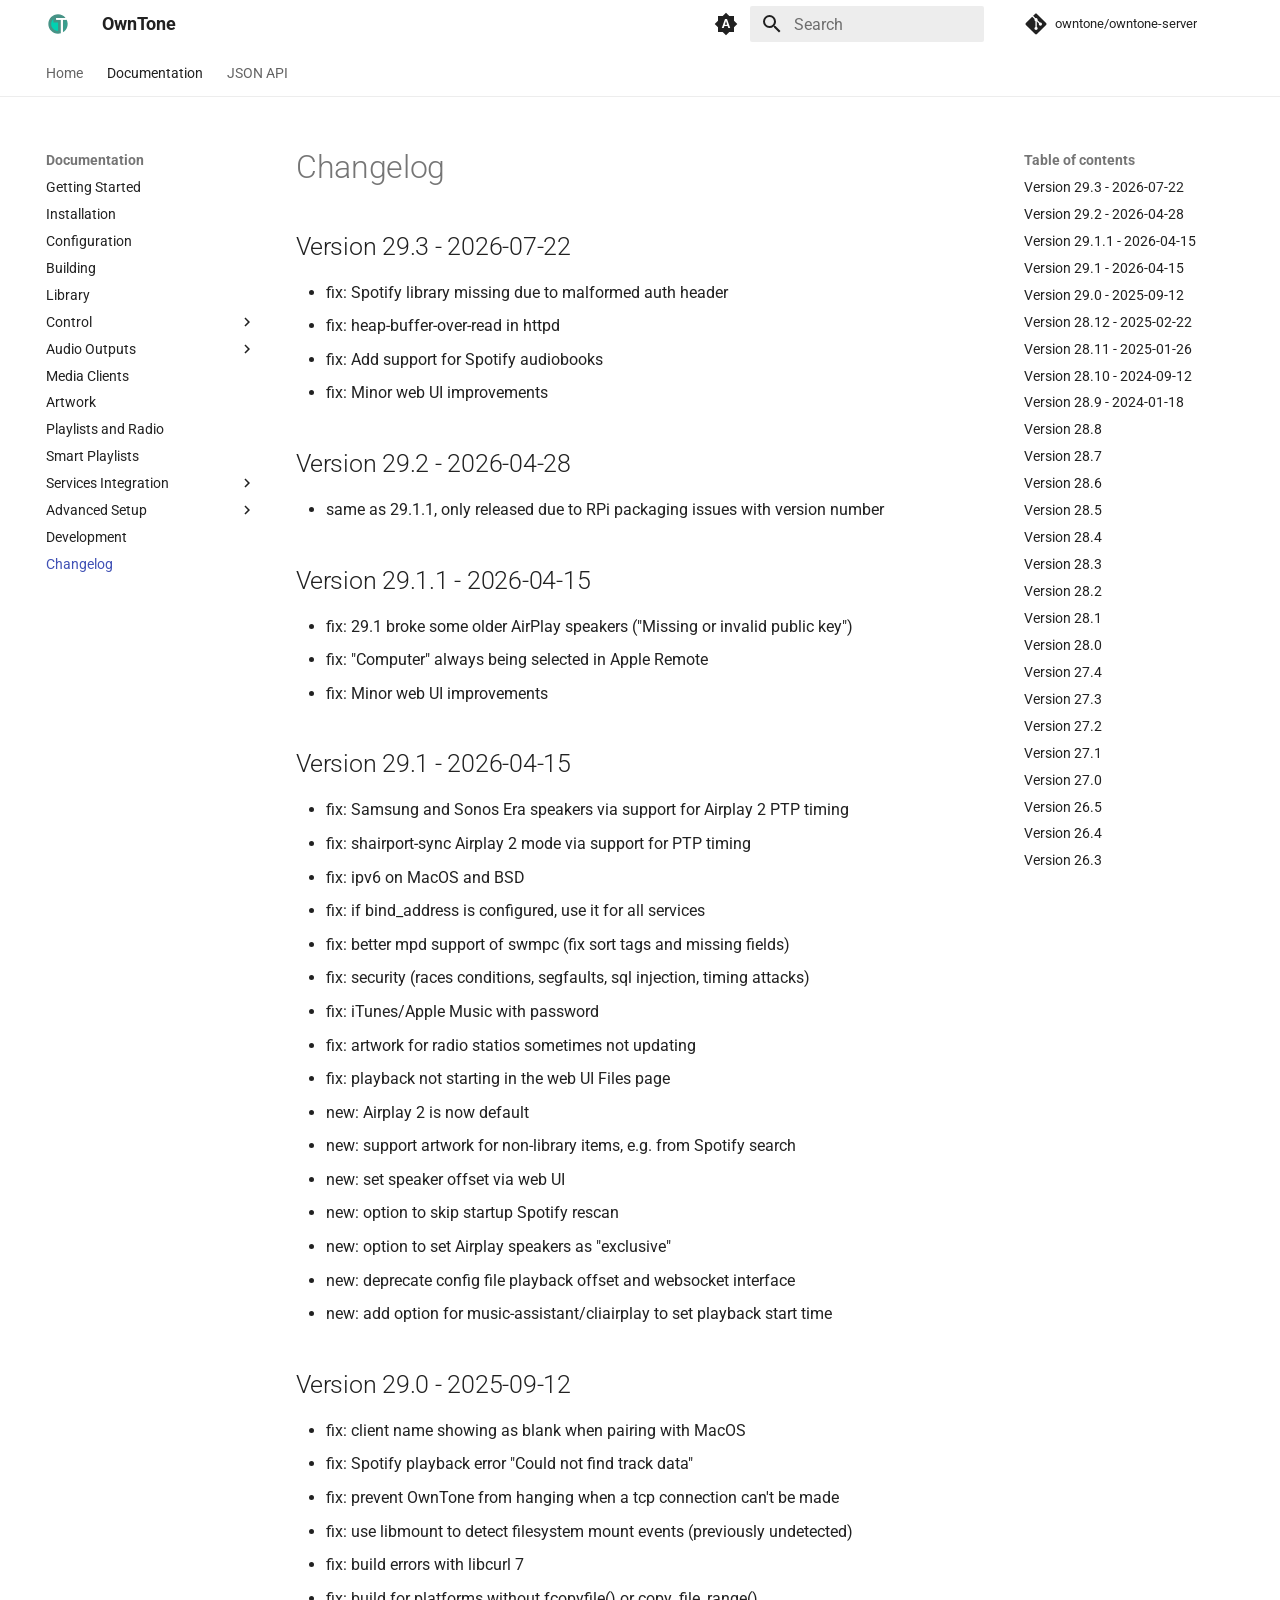
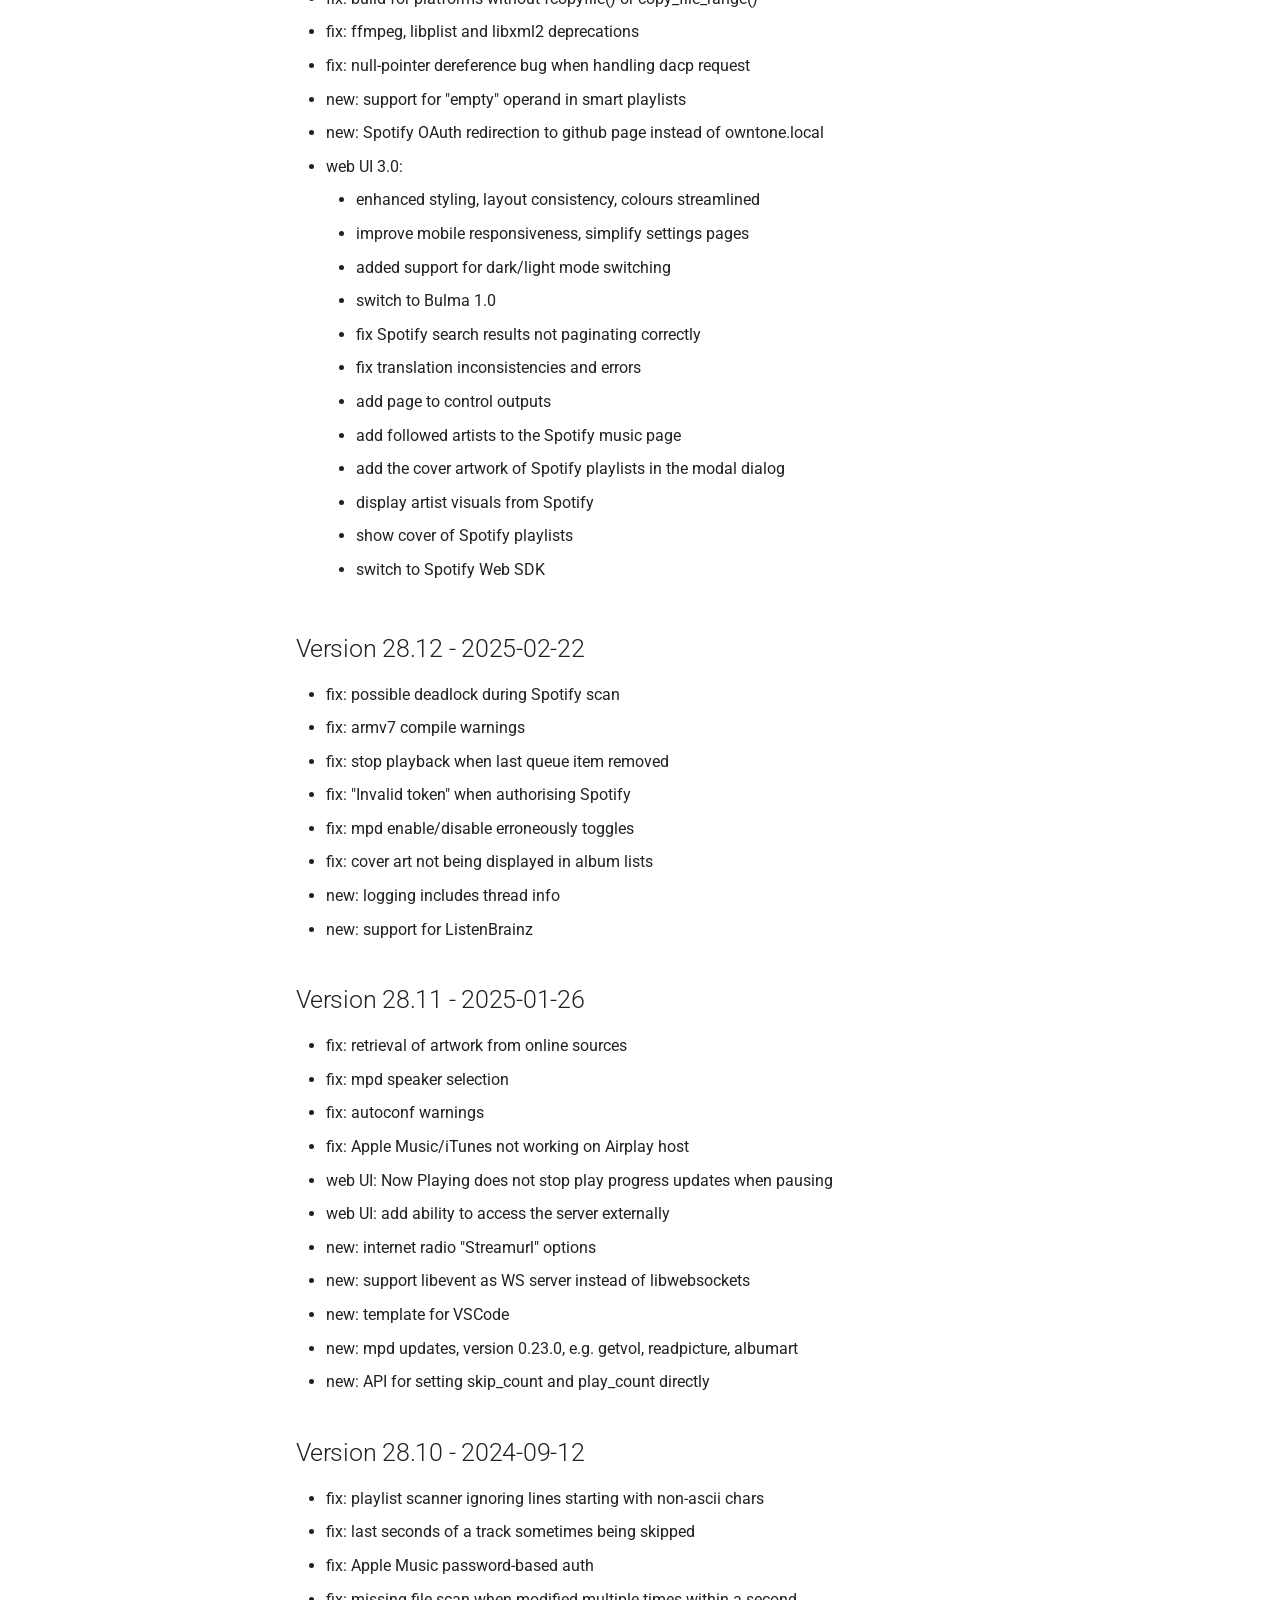
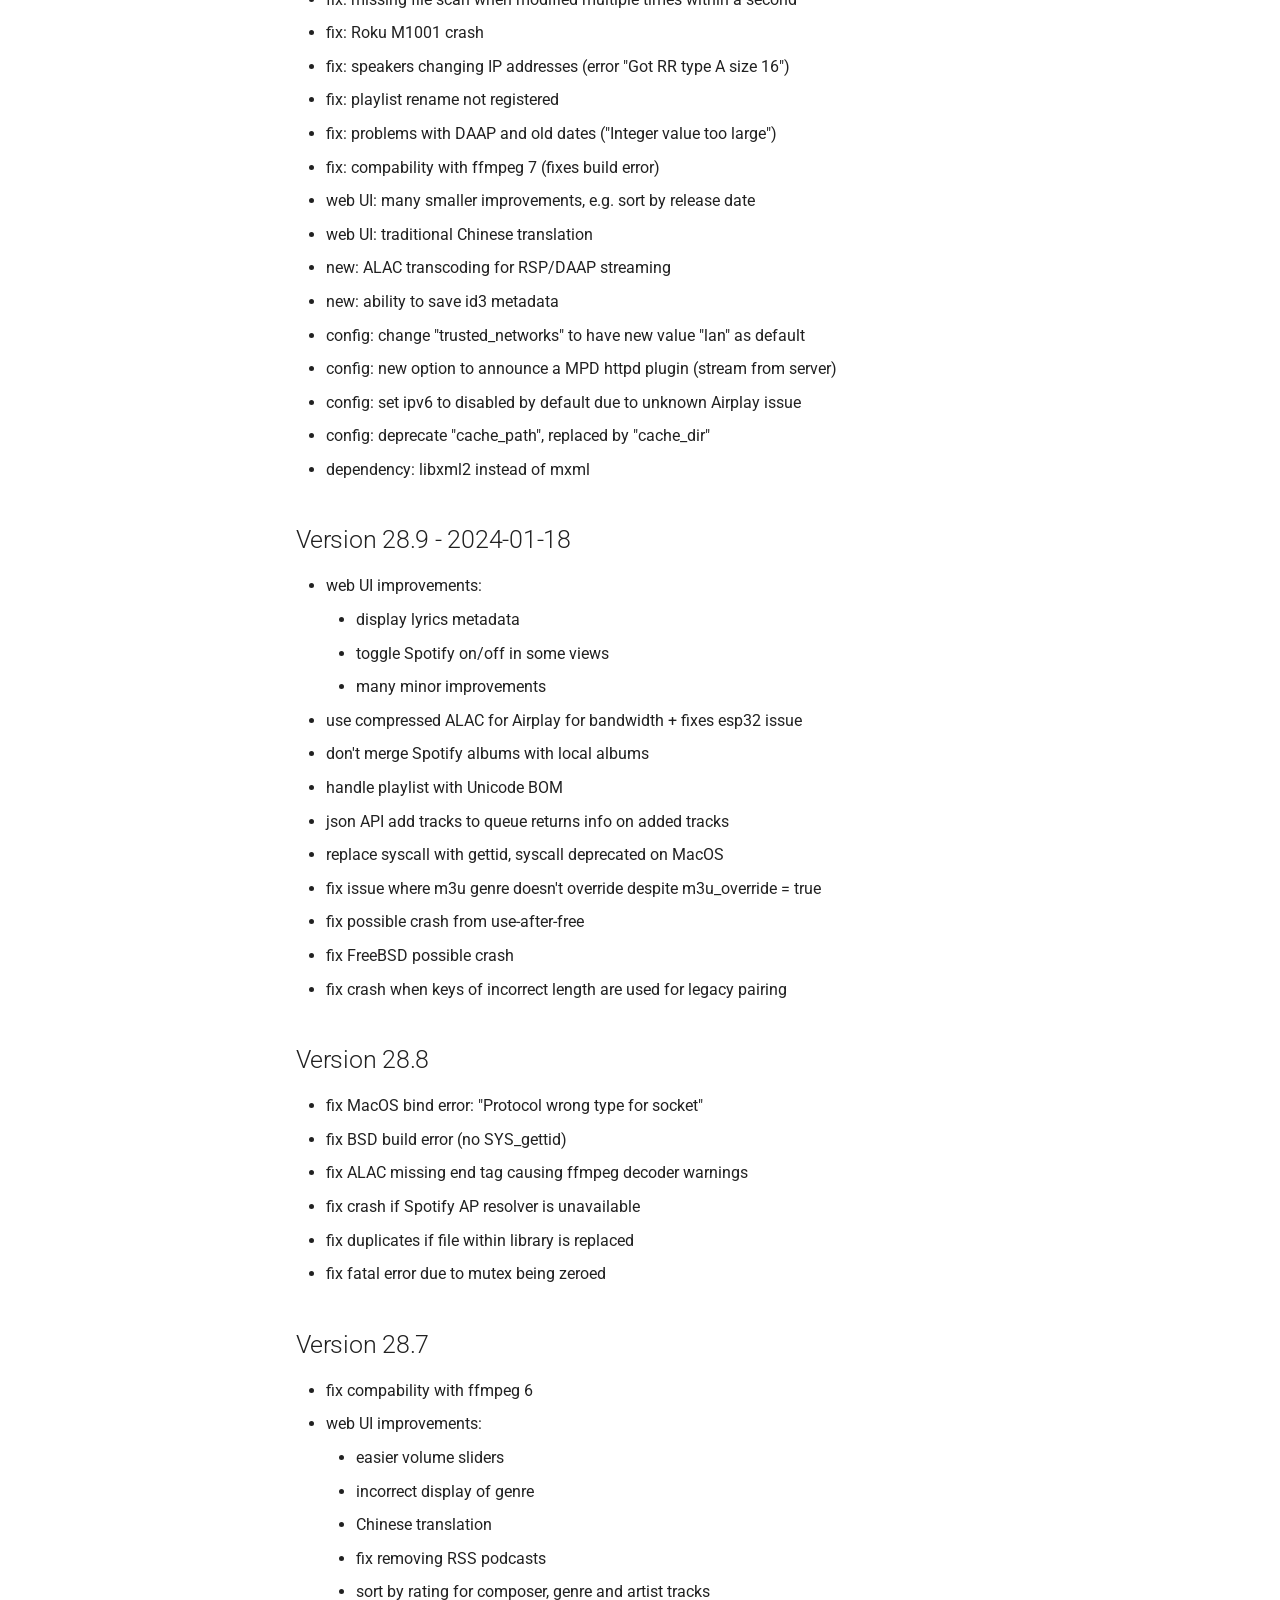
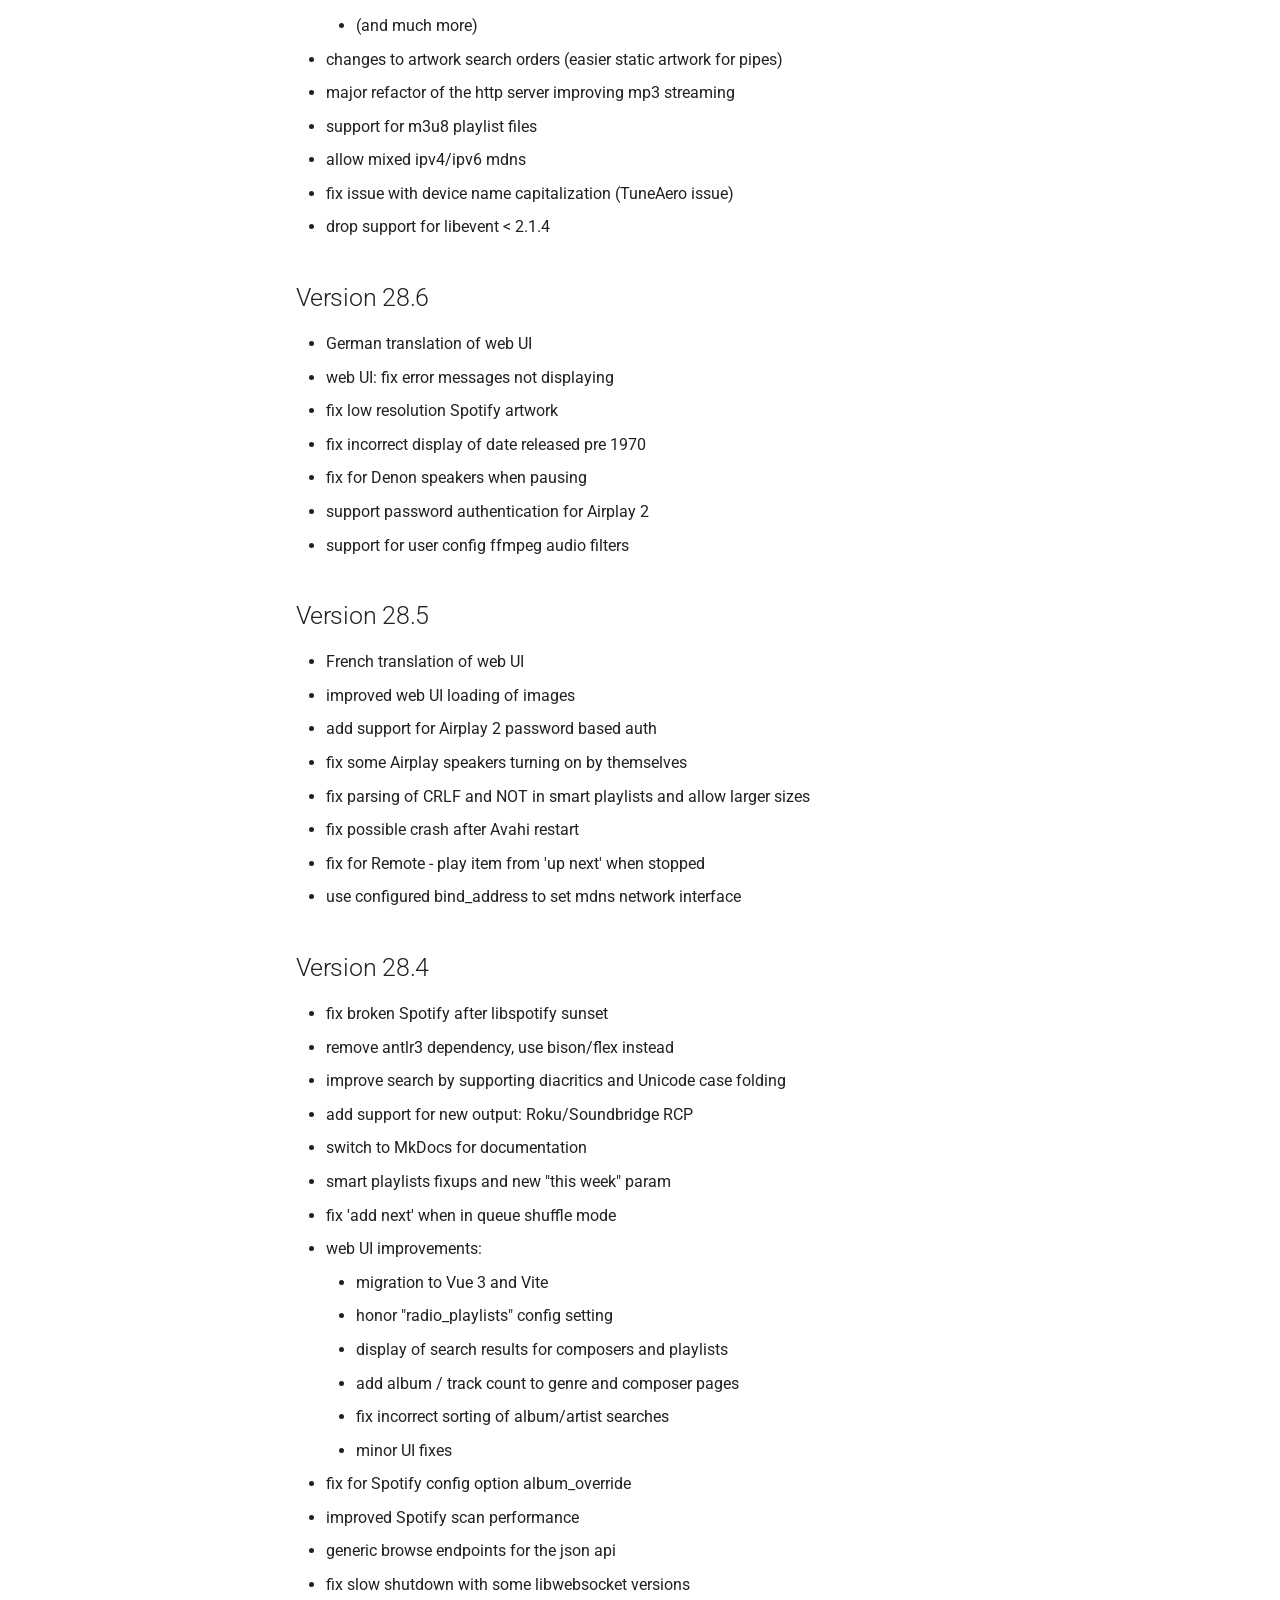
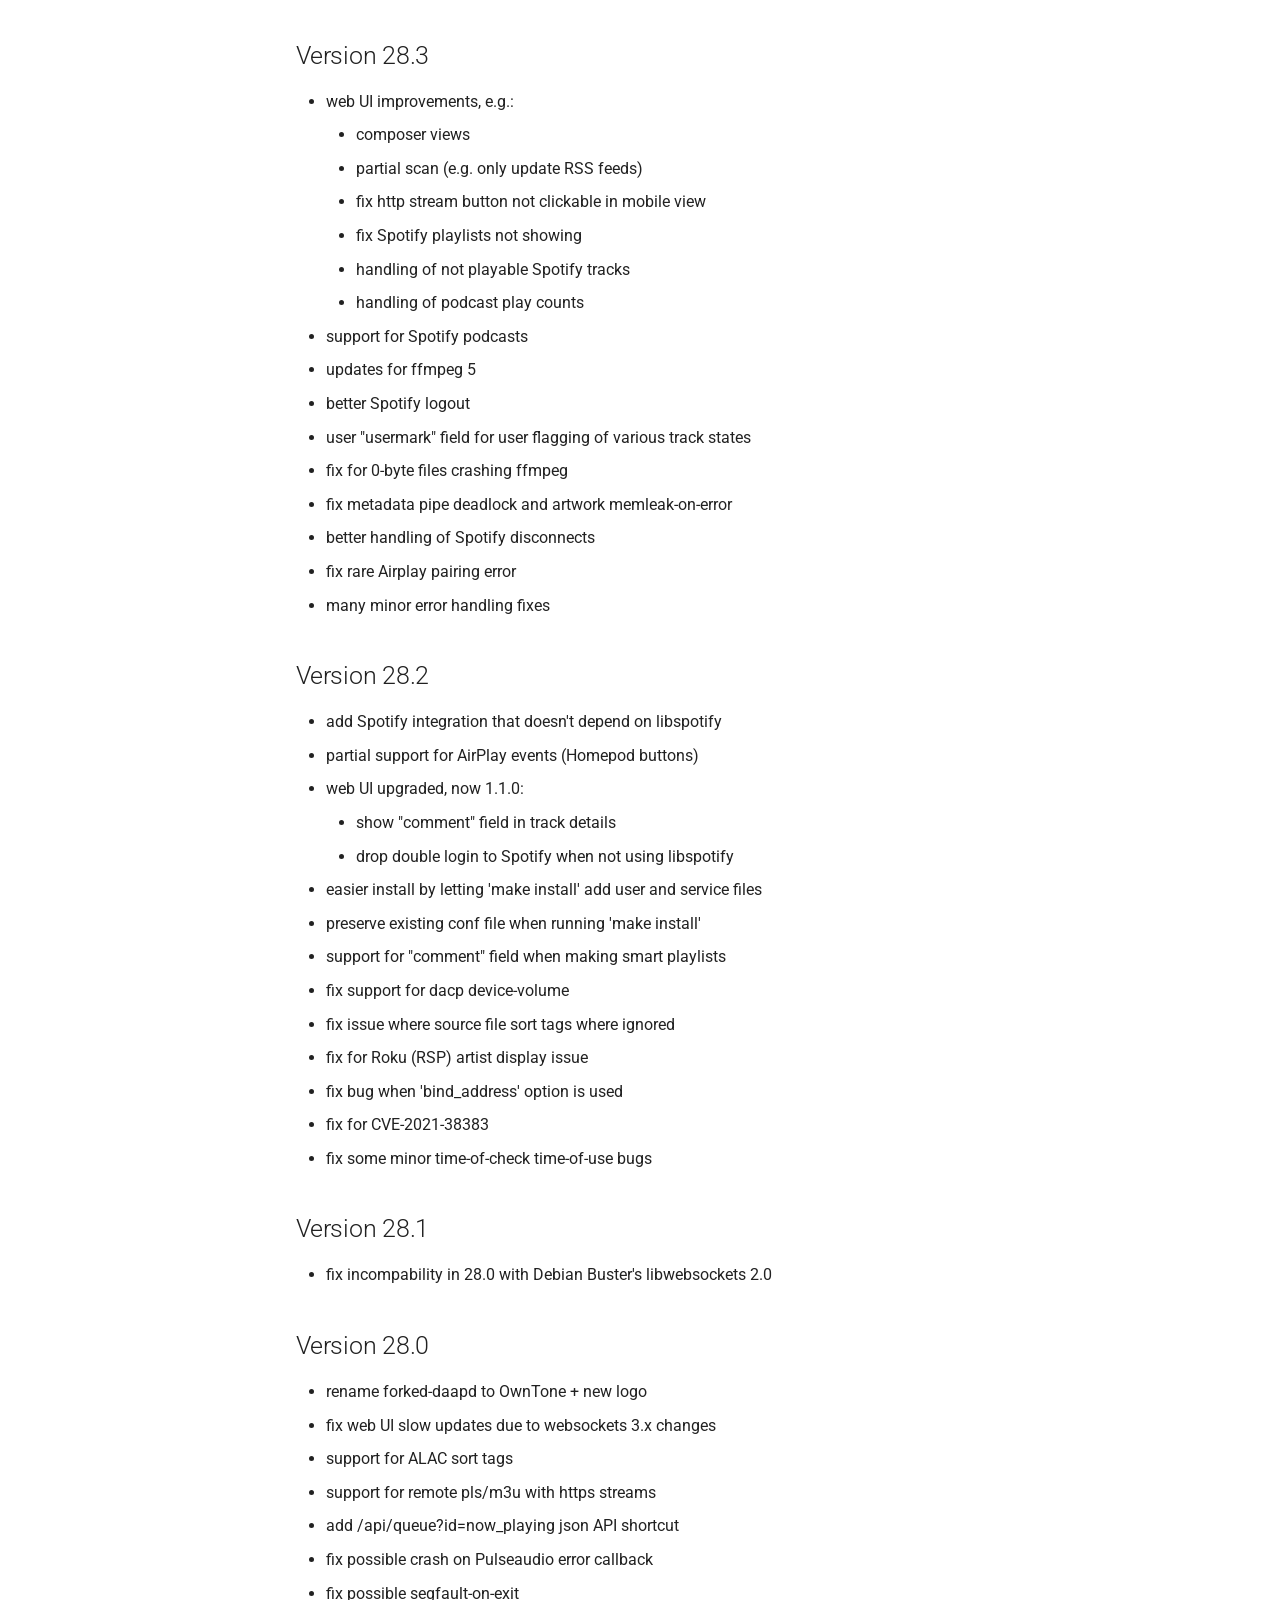
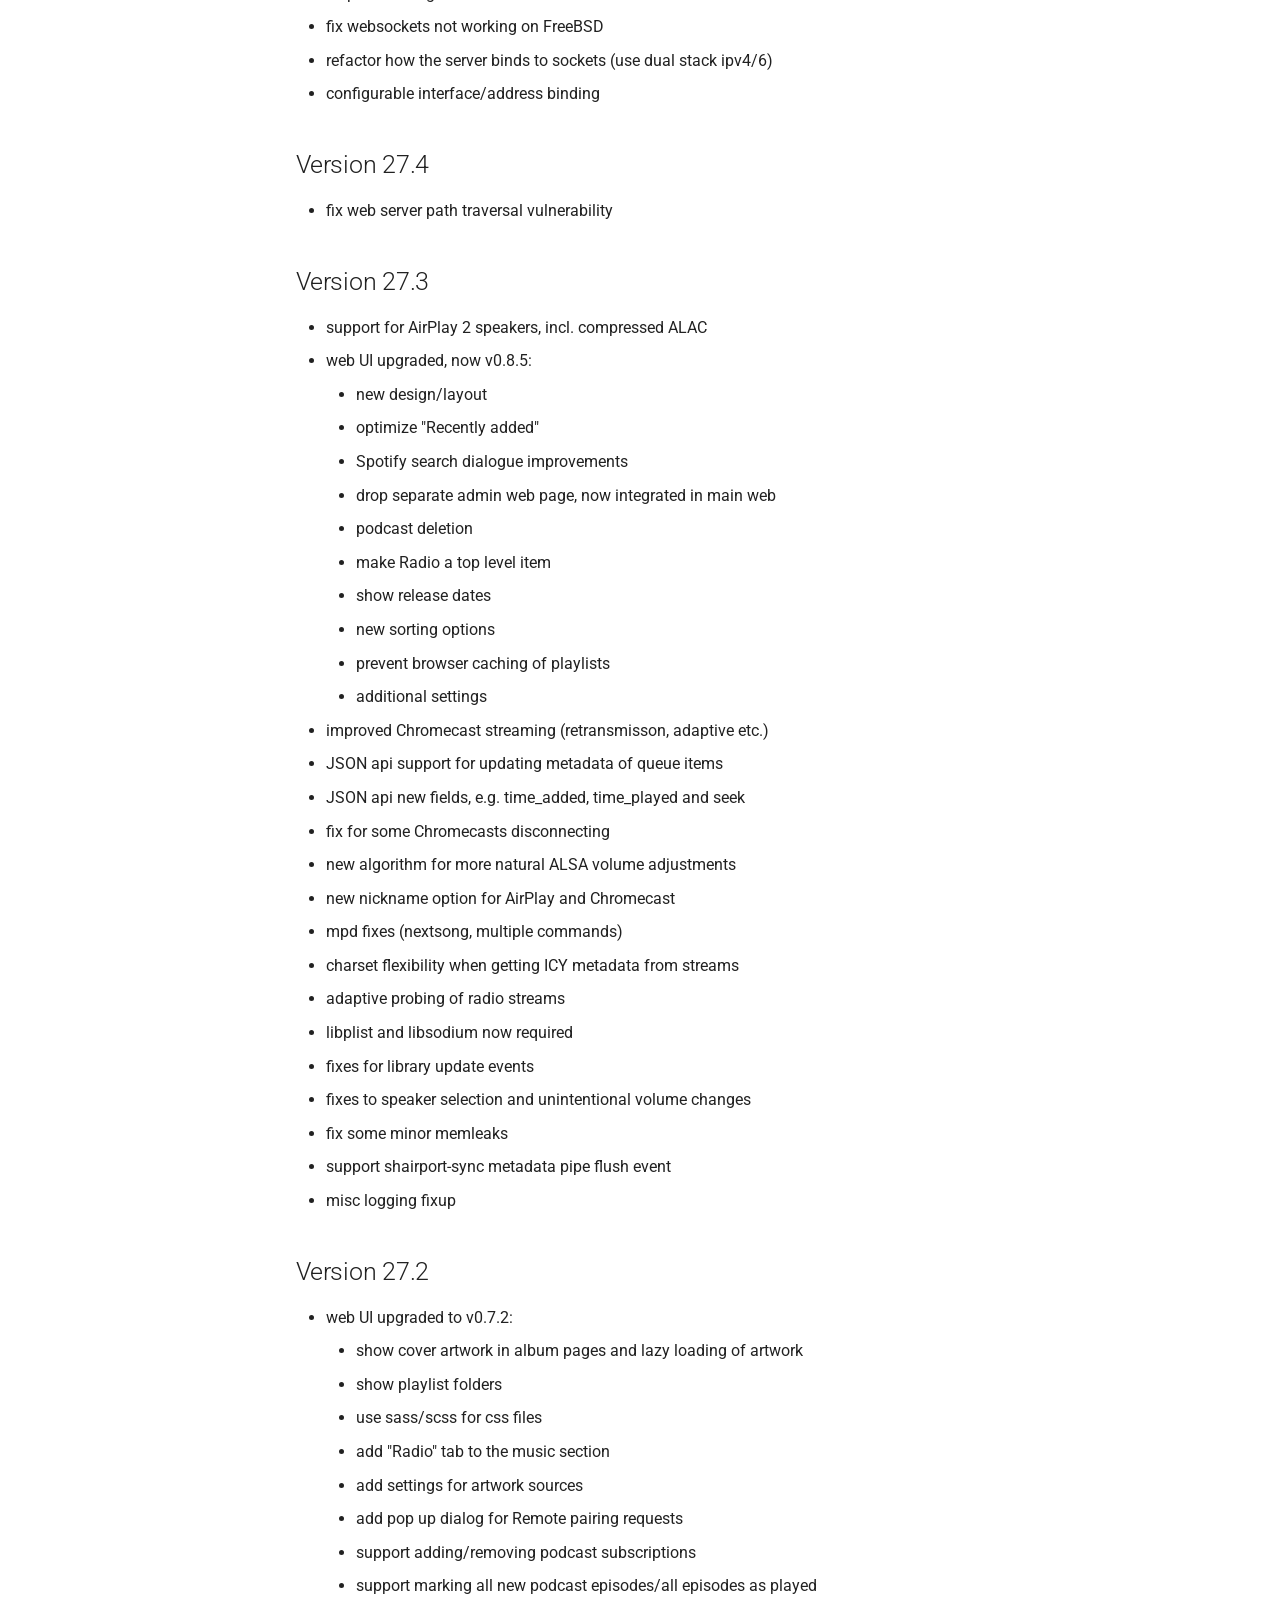
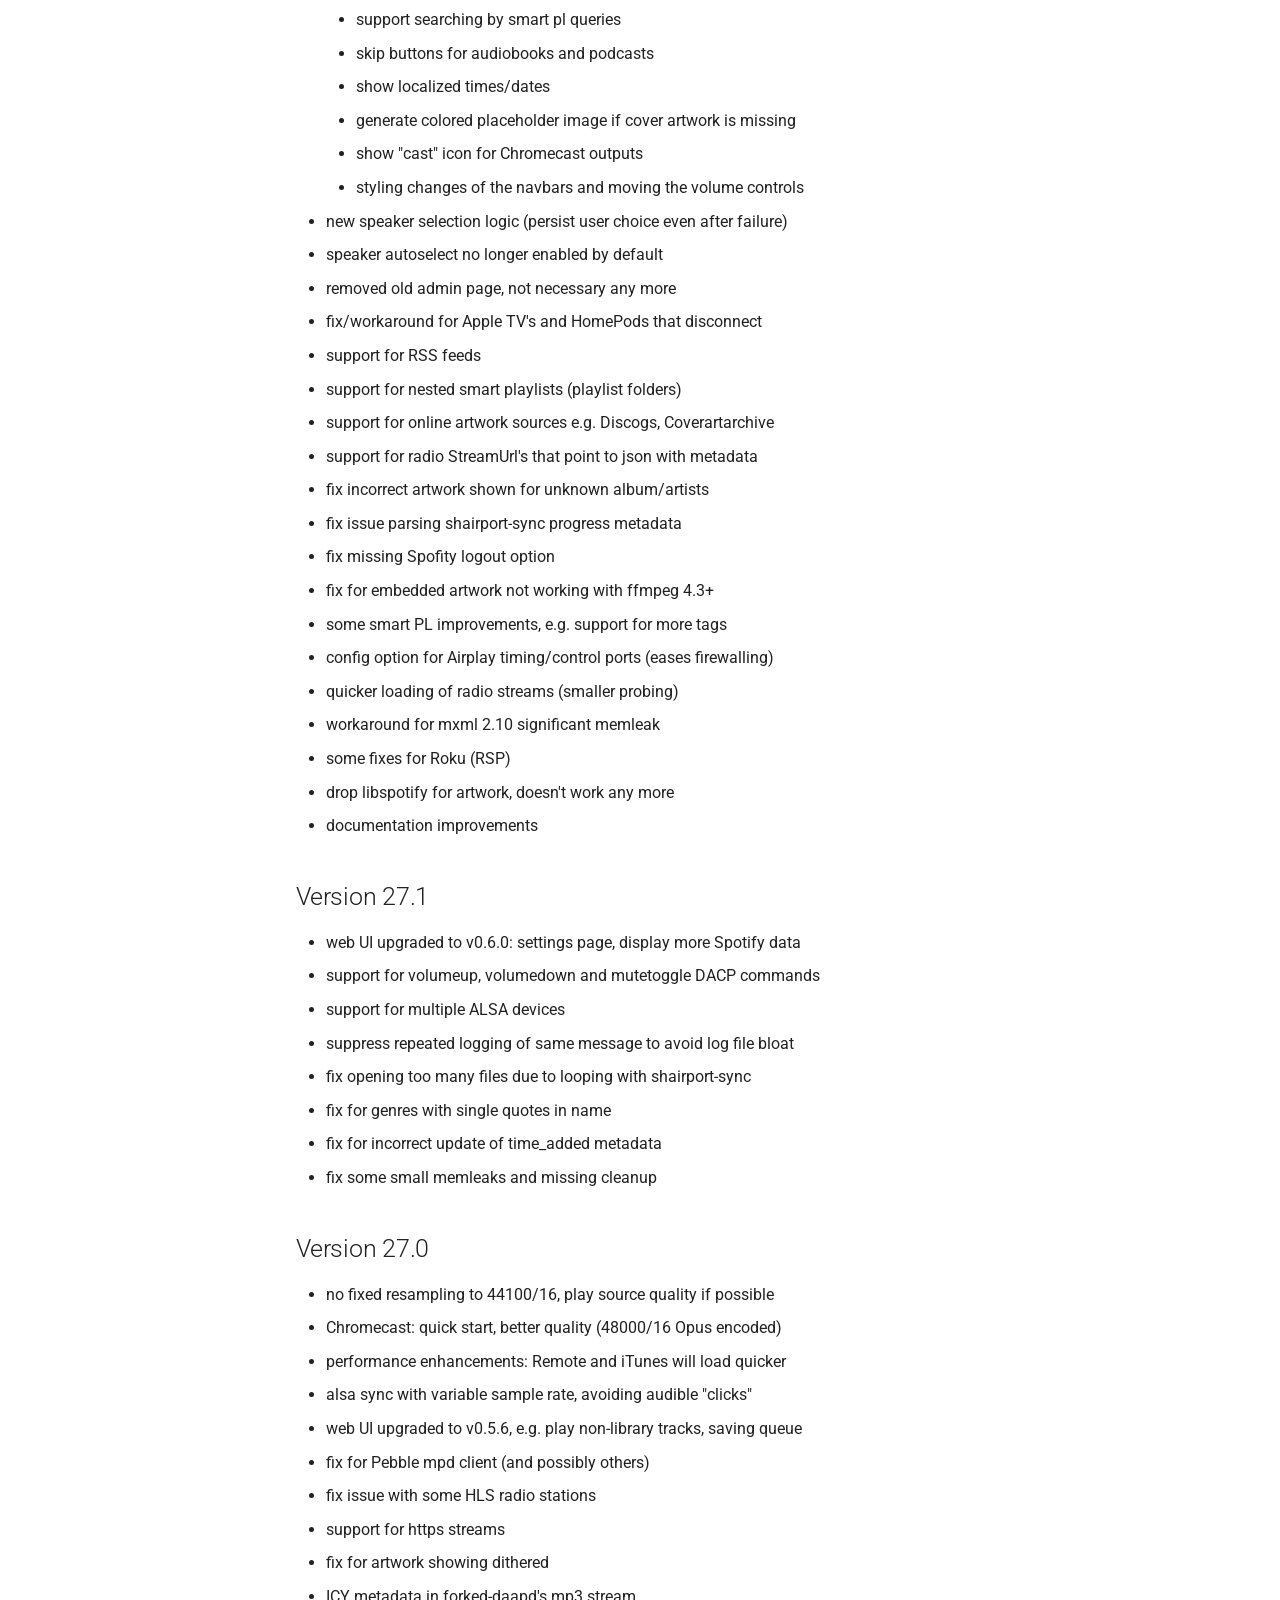
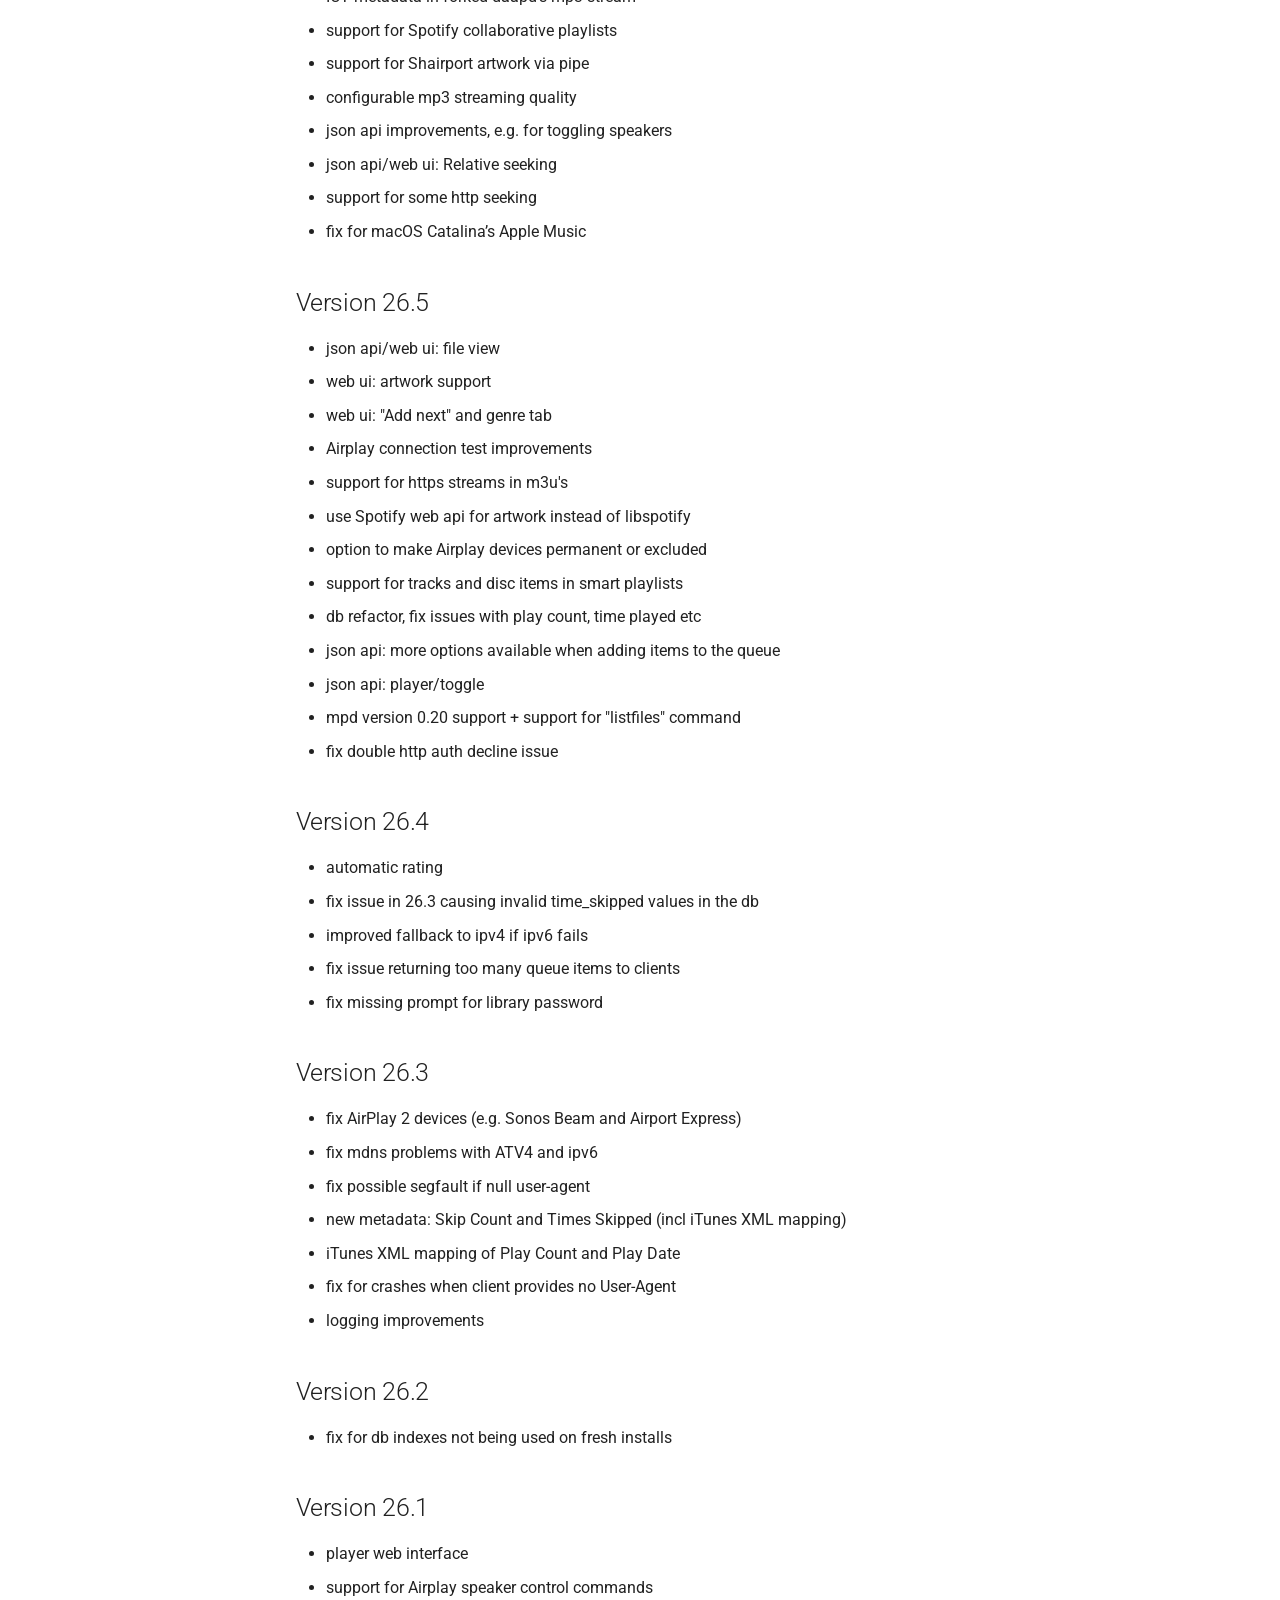
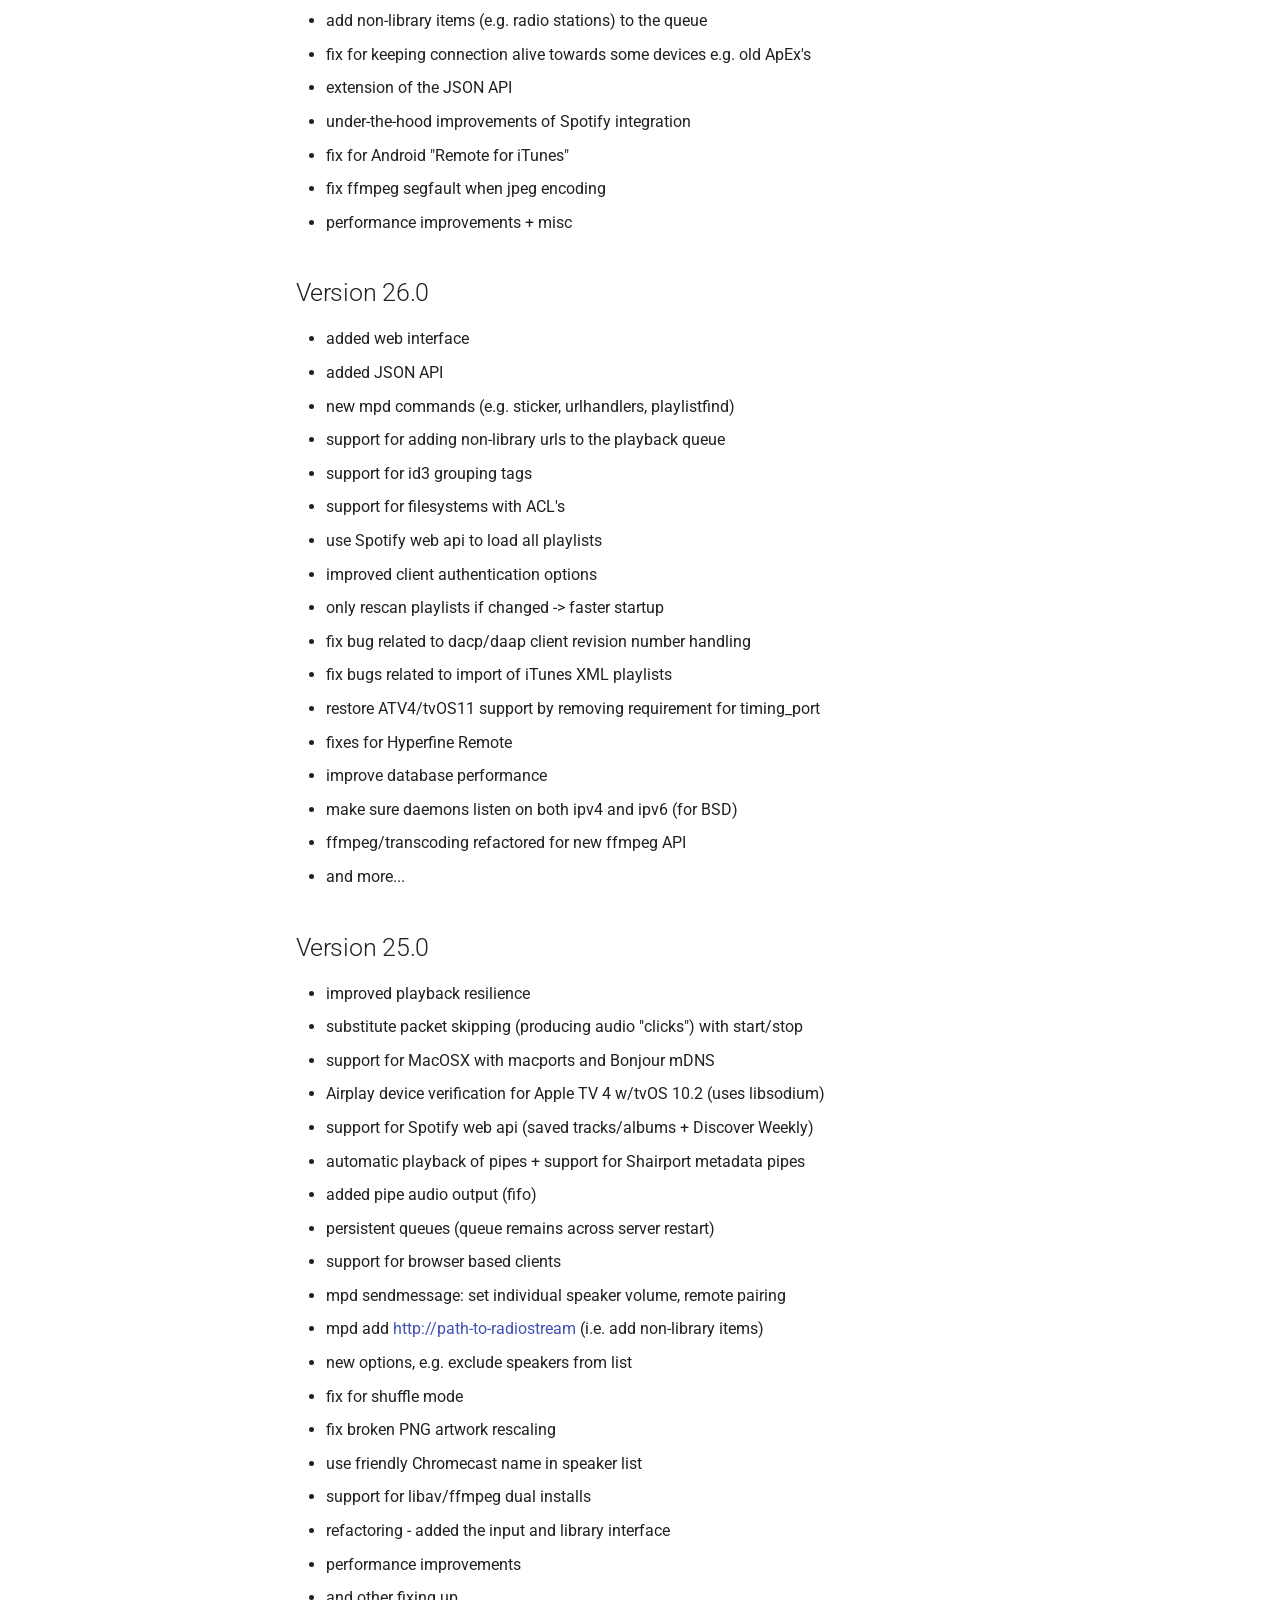
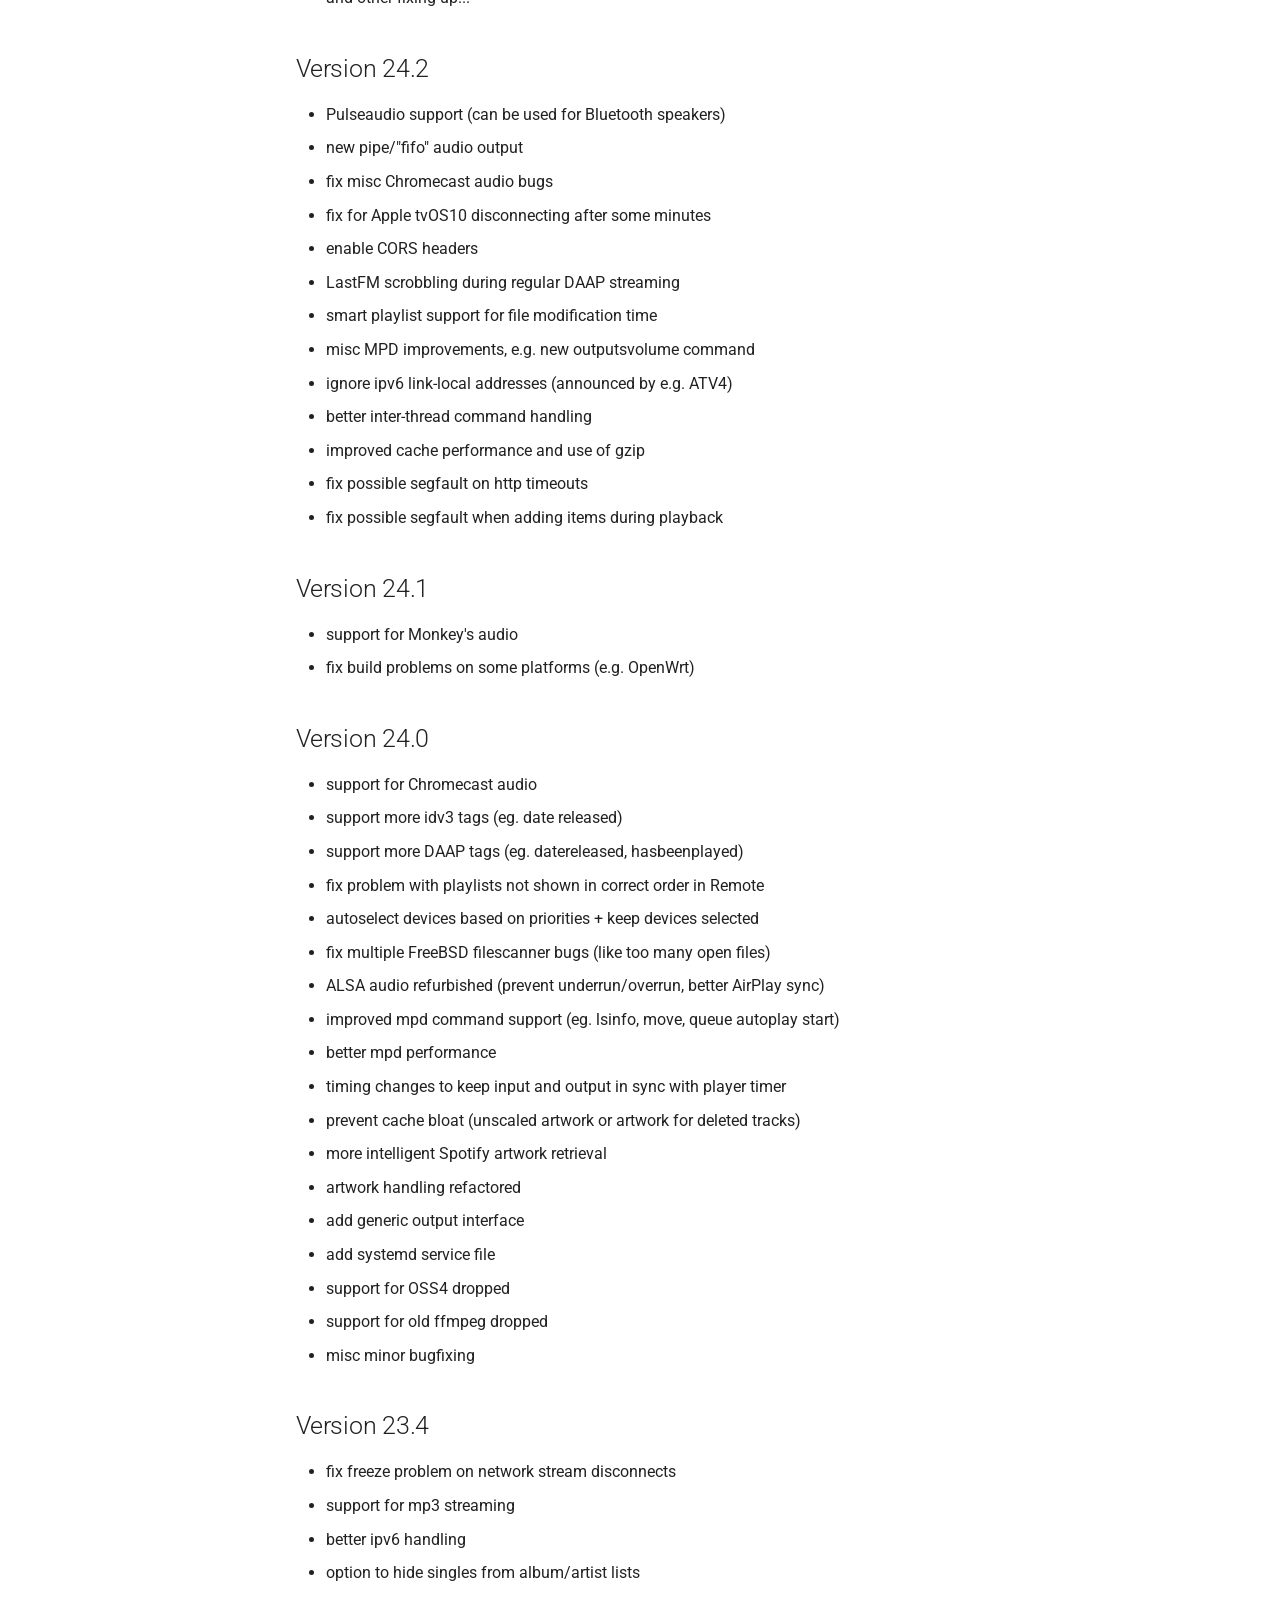
<file: changelog/index.html>
<!doctype html><html lang=en class=no-js> <head><meta charset=utf-8><meta name=viewport content="width=device-width,initial-scale=1"><meta name=description content="Linux/FreeBSD DAAP (iTunes) and MPD media server with support for AirPlay devices (multiroom), Apple Remote (and compatibles), Chromecast, Spotify and internet radio. "><meta name=author content="OwnTone maintainers"><link href=https://owntone.github.io/owntone-server/changelog/ rel=canonical><link href=../development/ rel=prev><link href=../json-api/ rel=next><link rel=icon href=../assets/favicon.ico><meta name=generator content="mkdocs-1.6.1, mkdocs-material-9.7.7"><title>Changelog - OwnTone</title><link rel=stylesheet href=../assets/stylesheets/main.ec1eaa64.min.css><link rel=stylesheet href=../assets/stylesheets/palette.ab4e12ef.min.css><link rel=preconnect href=https://fonts.gstatic.com crossorigin><link rel=stylesheet href="https://fonts.googleapis.com/css?family=Roboto:300,300i,400,400i,700,700i%7CRoboto+Mono:400,400i,700,700i&display=fallback"><style>:root{--md-text-font:"Roboto";--md-code-font:"Roboto Mono"}</style><link rel=stylesheet href=../assets/extra.css><script>__md_scope=new URL("..",location),__md_hash=e=>[...e].reduce(((e,_)=>(e<<5)-e+_.charCodeAt(0)),0),__md_get=(e,_=localStorage,t=__md_scope)=>JSON.parse(_.getItem(t.pathname+"."+e)),__md_set=(e,_,t=localStorage,a=__md_scope)=>{try{t.setItem(a.pathname+"."+e,JSON.stringify(_))}catch(e){}}</script></head> <body dir=ltr data-md-color-scheme=default data-md-color-primary=indigo data-md-color-accent=indigo> <input class=md-toggle data-md-toggle=drawer type=checkbox id=__drawer autocomplete=off> <input class=md-toggle data-md-toggle=search type=checkbox id=__search autocomplete=off> <label class=md-overlay for=__drawer></label> <div data-md-component=skip> <a href=#changelog class=md-skip> Skip to content </a> </div> <div data-md-component=announce> </div> <header class=md-header data-md-component=header> <nav class="md-header__inner md-grid" aria-label=Header> <a href=.. title=OwnTone class="md-header__button md-logo" aria-label=OwnTone data-md-component=logo> <img src=../assets/logo.svg alt=logo> </a> <label class="md-header__button md-icon" for=__drawer> <svg xmlns=http://www.w3.org/2000/svg viewbox="0 0 24 24"><path d="M3 6h18v2H3zm0 5h18v2H3zm0 5h18v2H3z"/></svg> </label> <div class=md-header__title data-md-component=header-title> <div class=md-header__ellipsis> <div class=md-header__topic> <span class=md-ellipsis> OwnTone </span> </div> <div class=md-header__topic data-md-component=header-topic> <span class=md-ellipsis> Changelog </span> </div> </div> </div> <form class=md-header__option data-md-component=palette> <input class=md-option data-md-color-media=(prefers-color-scheme) data-md-color-scheme=default data-md-color-primary=indigo data-md-color-accent=indigo aria-label="Switch to light mode" type=radio name=__palette id=__palette_0> <label class="md-header__button md-icon" title="Switch to light mode" for=__palette_1 hidden> <svg xmlns=http://www.w3.org/2000/svg viewbox="0 0 24 24"><path d="m14.3 16-.7-2h-3.2l-.7 2H7.8L11 7h2l3.2 9zM20 8.69V4h-4.69L12 .69 8.69 4H4v4.69L.69 12 4 15.31V20h4.69L12 23.31 15.31 20H20v-4.69L23.31 12zm-9.15 3.96h2.3L12 9z"/></svg> </label> <input class=md-option data-md-color-media="(prefers-color-scheme: light)" data-md-color-scheme=default data-md-color-primary=white data-md-color-accent=teal aria-label="Switch to dark mode" type=radio name=__palette id=__palette_1> <label class="md-header__button md-icon" title="Switch to dark mode" for=__palette_2 hidden> <svg xmlns=http://www.w3.org/2000/svg viewbox="0 0 24 24"><path d="M12 8a4 4 0 0 0-4 4 4 4 0 0 0 4 4 4 4 0 0 0 4-4 4 4 0 0 0-4-4m0 10a6 6 0 0 1-6-6 6 6 0 0 1 6-6 6 6 0 0 1 6 6 6 6 0 0 1-6 6m8-9.31V4h-4.69L12 .69 8.69 4H4v4.69L.69 12 4 15.31V20h4.69L12 23.31 15.31 20H20v-4.69L23.31 12z"/></svg> </label> <input class=md-option data-md-color-media="(prefers-color-scheme: dark)" data-md-color-scheme=slate data-md-color-primary=black data-md-color-accent=teal aria-label="Switch to system preference" type=radio name=__palette id=__palette_2> <label class="md-header__button md-icon" title="Switch to system preference" for=__palette_0 hidden> <svg xmlns=http://www.w3.org/2000/svg viewbox="0 0 24 24"><path d="M12 18c-.89 0-1.74-.2-2.5-.55C11.56 16.5 13 14.42 13 12s-1.44-4.5-3.5-5.45C10.26 6.2 11.11 6 12 6a6 6 0 0 1 6 6 6 6 0 0 1-6 6m8-9.31V4h-4.69L12 .69 8.69 4H4v4.69L.69 12 4 15.31V20h4.69L12 23.31 15.31 20H20v-4.69L23.31 12z"/></svg> </label> </form> <script>var palette=__md_get("__palette");if(palette&&palette.color){if("(prefers-color-scheme)"===palette.color.media){var media=matchMedia("(prefers-color-scheme: light)"),input=document.querySelector(media.matches?"[data-md-color-media='(prefers-color-scheme: light)']":"[data-md-color-media='(prefers-color-scheme: dark)']");palette.color.media=input.getAttribute("data-md-color-media"),palette.color.scheme=input.getAttribute("data-md-color-scheme"),palette.color.primary=input.getAttribute("data-md-color-primary"),palette.color.accent=input.getAttribute("data-md-color-accent")}for(var[key,value]of Object.entries(palette.color))document.body.setAttribute("data-md-color-"+key,value)}</script> <label class="md-header__button md-icon" for=__search> <svg xmlns=http://www.w3.org/2000/svg viewbox="0 0 24 24"><path d="M9.5 3A6.5 6.5 0 0 1 16 9.5c0 1.61-.59 3.09-1.56 4.23l.27.27h.79l5 5-1.5 1.5-5-5v-.79l-.27-.27A6.52 6.52 0 0 1 9.5 16 6.5 6.5 0 0 1 3 9.5 6.5 6.5 0 0 1 9.5 3m0 2C7 5 5 7 5 9.5S7 14 9.5 14 14 12 14 9.5 12 5 9.5 5"/></svg> </label> <div class=md-search data-md-component=search role=dialog> <label class=md-search__overlay for=__search></label> <div class=md-search__inner role=search> <form class=md-search__form name=search> <input type=text class=md-search__input name=query aria-label=Search placeholder=Search autocapitalize=off autocorrect=off autocomplete=off spellcheck=false data-md-component=search-query required> <label class="md-search__icon md-icon" for=__search> <svg xmlns=http://www.w3.org/2000/svg viewbox="0 0 24 24"><path d="M9.5 3A6.5 6.5 0 0 1 16 9.5c0 1.61-.59 3.09-1.56 4.23l.27.27h.79l5 5-1.5 1.5-5-5v-.79l-.27-.27A6.52 6.52 0 0 1 9.5 16 6.5 6.5 0 0 1 3 9.5 6.5 6.5 0 0 1 9.5 3m0 2C7 5 5 7 5 9.5S7 14 9.5 14 14 12 14 9.5 12 5 9.5 5"/></svg> <svg xmlns=http://www.w3.org/2000/svg viewbox="0 0 24 24"><path d="M20 11v2H8l5.5 5.5-1.42 1.42L4.16 12l7.92-7.92L13.5 5.5 8 11z"/></svg> </label> <nav class=md-search__options aria-label=Search> <button type=reset class="md-search__icon md-icon" title=Clear aria-label=Clear tabindex=-1> <svg xmlns=http://www.w3.org/2000/svg viewbox="0 0 24 24"><path d="M19 6.41 17.59 5 12 10.59 6.41 5 5 6.41 10.59 12 5 17.59 6.41 19 12 13.41 17.59 19 19 17.59 13.41 12z"/></svg> </button> </nav> </form> <div class=md-search__output> <div class=md-search__scrollwrap tabindex=0 data-md-scrollfix> <div class=md-search-result data-md-component=search-result> <div class=md-search-result__meta> Initializing search </div> <ol class=md-search-result__list role=presentation></ol> </div> </div> </div> </div> </div> <div class=md-header__source> <a href=https://github.com/owntone/owntone-server title="Go to repository" class=md-source data-md-component=source> <div class="md-source__icon md-icon"> <svg xmlns=http://www.w3.org/2000/svg viewbox="0 0 448 512"><!-- Font Awesome Free 7.1.0 by @fontawesome - https://fontawesome.com License - https://fontawesome.com/license/free (Icons: CC BY 4.0, Fonts: SIL OFL 1.1, Code: MIT License) Copyright 2025 Fonticons, Inc.--><path d="M439.6 236.1 244 40.5c-5.4-5.5-12.8-8.5-20.4-8.5s-15 3-20.4 8.4L162.5 81l51.5 51.5c27.1-9.1 52.7 16.8 43.4 43.7l49.7 49.7c34.2-11.8 61.2 31 35.5 56.7-26.5 26.5-70.2-2.9-56-37.3L240.3 199v121.9c25.3 12.5 22.3 41.8 9.1 55-6.4 6.4-15.2 10.1-24.3 10.1s-17.8-3.6-24.3-10.1c-17.6-17.6-11.1-46.9 11.2-56v-123c-20.8-8.5-24.6-30.7-18.6-45L142.6 101 8.5 235.1C3 240.6 0 247.9 0 255.5s3 15 8.5 20.4l195.6 195.7c5.4 5.4 12.7 8.4 20.4 8.4s15-3 20.4-8.4l194.7-194.7c5.4-5.4 8.4-12.8 8.4-20.4s-3-15-8.4-20.4"/></svg> </div> <div class=md-source__repository> owntone/owntone-server </div> </a> </div> </nav> </header> <div class=md-container data-md-component=container> <nav class=md-tabs aria-label=Tabs data-md-component=tabs> <div class=md-grid> <ul class=md-tabs__list> <li class=md-tabs__item> <a href=.. class=md-tabs__link> Home </a> </li> <li class="md-tabs__item md-tabs__item--active"> <a href=../getting-started/ class=md-tabs__link> Documentation </a> </li> <li class=md-tabs__item> <a href=../json-api/ class=md-tabs__link> JSON API </a> </li> </ul> </div> </nav> <main class=md-main data-md-component=main> <div class="md-main__inner md-grid"> <div class="md-sidebar md-sidebar--primary" data-md-component=sidebar data-md-type=navigation> <div class=md-sidebar__scrollwrap> <div class=md-sidebar__inner> <nav class="md-nav md-nav--primary md-nav--lifted" aria-label=Navigation data-md-level=0> <label class=md-nav__title for=__drawer> <a href=.. title=OwnTone class="md-nav__button md-logo" aria-label=OwnTone data-md-component=logo> <img src=../assets/logo.svg alt=logo> </a> OwnTone </label> <div class=md-nav__source> <a href=https://github.com/owntone/owntone-server title="Go to repository" class=md-source data-md-component=source> <div class="md-source__icon md-icon"> <svg xmlns=http://www.w3.org/2000/svg viewbox="0 0 448 512"><!-- Font Awesome Free 7.1.0 by @fontawesome - https://fontawesome.com License - https://fontawesome.com/license/free (Icons: CC BY 4.0, Fonts: SIL OFL 1.1, Code: MIT License) Copyright 2025 Fonticons, Inc.--><path d="M439.6 236.1 244 40.5c-5.4-5.5-12.8-8.5-20.4-8.5s-15 3-20.4 8.4L162.5 81l51.5 51.5c27.1-9.1 52.7 16.8 43.4 43.7l49.7 49.7c34.2-11.8 61.2 31 35.5 56.7-26.5 26.5-70.2-2.9-56-37.3L240.3 199v121.9c25.3 12.5 22.3 41.8 9.1 55-6.4 6.4-15.2 10.1-24.3 10.1s-17.8-3.6-24.3-10.1c-17.6-17.6-11.1-46.9 11.2-56v-123c-20.8-8.5-24.6-30.7-18.6-45L142.6 101 8.5 235.1C3 240.6 0 247.9 0 255.5s3 15 8.5 20.4l195.6 195.7c5.4 5.4 12.7 8.4 20.4 8.4s15-3 20.4-8.4l194.7-194.7c5.4-5.4 8.4-12.8 8.4-20.4s-3-15-8.4-20.4"/></svg> </div> <div class=md-source__repository> owntone/owntone-server </div> </a> </div> <ul class=md-nav__list data-md-scrollfix> <li class=md-nav__item> <a href=.. class=md-nav__link> <span class=md-ellipsis> Home </span> </a> </li> <li class="md-nav__item md-nav__item--active md-nav__item--section md-nav__item--nested"> <input class="md-nav__toggle md-toggle " type=checkbox id=__nav_2 checked> <label class=md-nav__link for=__nav_2 id=__nav_2_label tabindex> <span class=md-ellipsis> Documentation </span> <span class="md-nav__icon md-icon"></span> </label> <nav class=md-nav data-md-level=1 aria-labelledby=__nav_2_label aria-expanded=true> <label class=md-nav__title for=__nav_2> <span class="md-nav__icon md-icon"></span> Documentation </label> <ul class=md-nav__list data-md-scrollfix> <li class=md-nav__item> <a href=../getting-started/ class=md-nav__link> <span class=md-ellipsis> Getting Started </span> </a> </li> <li class=md-nav__item> <a href=../installation/ class=md-nav__link> <span class=md-ellipsis> Installation </span> </a> </li> <li class=md-nav__item> <a href=../configuration/ class=md-nav__link> <span class=md-ellipsis> Configuration </span> </a> </li> <li class=md-nav__item> <a href=../building/ class=md-nav__link> <span class=md-ellipsis> Building </span> </a> </li> <li class=md-nav__item> <a href=../library/ class=md-nav__link> <span class=md-ellipsis> Library </span> </a> </li> <li class="md-nav__item md-nav__item--nested"> <input class="md-nav__toggle md-toggle " type=checkbox id=__nav_2_6> <label class=md-nav__link for=__nav_2_6 id=__nav_2_6_label tabindex=0> <span class=md-ellipsis> Control </span> <span class="md-nav__icon md-icon"></span> </label> <nav class=md-nav data-md-level=2 aria-labelledby=__nav_2_6_label aria-expanded=false> <label class=md-nav__title for=__nav_2_6> <span class="md-nav__icon md-icon"></span> Control </label> <ul class=md-nav__list data-md-scrollfix> <li class=md-nav__item> <a href=../control-clients/mobile/ class=md-nav__link> <span class=md-ellipsis> Mobile Device </span> </a> </li> <li class=md-nav__item> <a href=../control-clients/desktop/ class=md-nav__link> <span class=md-ellipsis> Desktop </span> </a> </li> <li class=md-nav__item> <a href=../control-clients/web/ class=md-nav__link> <span class=md-ellipsis> Browser </span> </a> </li> <li class=md-nav__item> <a href=../control-clients/cli-api/ class=md-nav__link> <span class=md-ellipsis> API and CLI </span> </a> </li> <li class=md-nav__item> <a href=../control-clients/smartwatch/ class=md-nav__link> <span class=md-ellipsis> Smartwatch </span> </a> </li> </ul> </nav> </li> <li class="md-nav__item md-nav__item--nested"> <input class="md-nav__toggle md-toggle " type=checkbox id=__nav_2_7> <label class=md-nav__link for=__nav_2_7 id=__nav_2_7_label tabindex=0> <span class=md-ellipsis> Audio Outputs </span> <span class="md-nav__icon md-icon"></span> </label> <nav class=md-nav data-md-level=2 aria-labelledby=__nav_2_7_label aria-expanded=false> <label class=md-nav__title for=__nav_2_7> <span class="md-nav__icon md-icon"></span> Audio Outputs </label> <ul class=md-nav__list data-md-scrollfix> <li class=md-nav__item> <a href=../audio-outputs/airplay/ class=md-nav__link> <span class=md-ellipsis> AirPlay </span> </a> </li> <li class=md-nav__item> <a href=../audio-outputs/chromecast/ class=md-nav__link> <span class=md-ellipsis> Chromecast </span> </a> </li> <li class=md-nav__item> <a href=../audio-outputs/local-audio/ class=md-nav__link> <span class=md-ellipsis> Local Audio </span> </a> </li> <li class=md-nav__item> <a href=../audio-outputs/mobile/ class=md-nav__link> <span class=md-ellipsis> Mobile Device </span> </a> </li> <li class=md-nav__item> <a href=../audio-outputs/web/ class=md-nav__link> <span class=md-ellipsis> Web </span> </a> </li> <li class=md-nav__item> <a href=../audio-outputs/roku/ class=md-nav__link> <span class=md-ellipsis> Roku </span> </a> </li> <li class=md-nav__item> <a href=../audio-outputs/streaming/ class=md-nav__link> <span class=md-ellipsis> Streaming </span> </a> </li> </ul> </nav> </li> <li class=md-nav__item> <a href=../media-clients/ class=md-nav__link> <span class=md-ellipsis> Media Clients </span> </a> </li> <li class=md-nav__item> <a href=../artwork/ class=md-nav__link> <span class=md-ellipsis> Artwork </span> </a> </li> <li class=md-nav__item> <a href=../playlists/ class=md-nav__link> <span class=md-ellipsis> Playlists and Radio </span> </a> </li> <li class=md-nav__item> <a href=../smart-playlists/ class=md-nav__link> <span class=md-ellipsis> Smart Playlists </span> </a> </li> <li class="md-nav__item md-nav__item--nested"> <input class="md-nav__toggle md-toggle " type=checkbox id=__nav_2_12> <label class=md-nav__link for=__nav_2_12 id=__nav_2_12_label tabindex=0> <span class=md-ellipsis> Services Integration </span> <span class="md-nav__icon md-icon"></span> </label> <nav class=md-nav data-md-level=2 aria-labelledby=__nav_2_12_label aria-expanded=false> <label class=md-nav__title for=__nav_2_12> <span class="md-nav__icon md-icon"></span> Services Integration </label> <ul class=md-nav__list data-md-scrollfix> <li class=md-nav__item> <a href=../integrations/spotify/ class=md-nav__link> <span class=md-ellipsis> Spotify </span> </a> </li> <li class=md-nav__item> <a href=../integrations/lastfm/ class=md-nav__link> <span class=md-ellipsis> LastFM </span> </a> </li> </ul> </nav> </li> <li class="md-nav__item md-nav__item--nested"> <input class="md-nav__toggle md-toggle " type=checkbox id=__nav_2_13> <label class=md-nav__link for=__nav_2_13 id=__nav_2_13_label tabindex=0> <span class=md-ellipsis> Advanced Setup </span> <span class="md-nav__icon md-icon"></span> </label> <nav class=md-nav data-md-level=2 aria-labelledby=__nav_2_13_label aria-expanded=false> <label class=md-nav__title for=__nav_2_13> <span class="md-nav__icon md-icon"></span> Advanced Setup </label> <ul class=md-nav__list data-md-scrollfix> <li class=md-nav__item> <a href=../advanced/outputs-alsa/ class=md-nav__link> <span class=md-ellipsis> ALSA </span> </a> </li> <li class=md-nav__item> <a href=../advanced/outputs-pulse/ class=md-nav__link> <span class=md-ellipsis> PulseAudio </span> </a> </li> <li class=md-nav__item> <a href=../advanced/radio-streams/ class=md-nav__link> <span class=md-ellipsis> Radio Streams </span> </a> </li> <li class=md-nav__item> <a href=../advanced/remote-access/ class=md-nav__link> <span class=md-ellipsis> Remote Access </span> </a> </li> <li class=md-nav__item> <a href=../advanced/multiple-instances/ class=md-nav__link> <span class=md-ellipsis> Multiple Instances </span> </a> </li> </ul> </nav> </li> <li class=md-nav__item> <a href=../development/ class=md-nav__link> <span class=md-ellipsis> Development </span> </a> </li> <li class="md-nav__item md-nav__item--active"> <input class="md-nav__toggle md-toggle" type=checkbox id=__toc> <label class="md-nav__link md-nav__link--active" for=__toc> <span class=md-ellipsis> Changelog </span> <span class="md-nav__icon md-icon"></span> </label> <a href=./ class="md-nav__link md-nav__link--active"> <span class=md-ellipsis> Changelog </span> </a> <nav class="md-nav md-nav--secondary" aria-label="Table of contents"> <label class=md-nav__title for=__toc> <span class="md-nav__icon md-icon"></span> Table of contents </label> <ul class=md-nav__list data-md-component=toc data-md-scrollfix> <li class=md-nav__item> <a href=#version-293-2026-07-22 class=md-nav__link> <span class=md-ellipsis> Version 29.3 - 2026-07-22 </span> </a> </li> <li class=md-nav__item> <a href=#version-292-2026-04-28 class=md-nav__link> <span class=md-ellipsis> Version 29.2 - 2026-04-28 </span> </a> </li> <li class=md-nav__item> <a href=#version-2911-2026-04-15 class=md-nav__link> <span class=md-ellipsis> Version 29.1.1 - 2026-04-15 </span> </a> </li> <li class=md-nav__item> <a href=#version-291-2026-04-15 class=md-nav__link> <span class=md-ellipsis> Version 29.1 - 2026-04-15 </span> </a> </li> <li class=md-nav__item> <a href=#version-290-2025-09-12 class=md-nav__link> <span class=md-ellipsis> Version 29.0 - 2025-09-12 </span> </a> </li> <li class=md-nav__item> <a href=#version-2812-2025-02-22 class=md-nav__link> <span class=md-ellipsis> Version 28.12 - 2025-02-22 </span> </a> </li> <li class=md-nav__item> <a href=#version-2811-2025-01-26 class=md-nav__link> <span class=md-ellipsis> Version 28.11 - 2025-01-26 </span> </a> </li> <li class=md-nav__item> <a href=#version-2810-2024-09-12 class=md-nav__link> <span class=md-ellipsis> Version 28.10 - 2024-09-12 </span> </a> </li> <li class=md-nav__item> <a href=#version-289-2024-01-18 class=md-nav__link> <span class=md-ellipsis> Version 28.9 - 2024-01-18 </span> </a> </li> <li class=md-nav__item> <a href=#version-288 class=md-nav__link> <span class=md-ellipsis> Version 28.8 </span> </a> </li> <li class=md-nav__item> <a href=#version-287 class=md-nav__link> <span class=md-ellipsis> Version 28.7 </span> </a> </li> <li class=md-nav__item> <a href=#version-286 class=md-nav__link> <span class=md-ellipsis> Version 28.6 </span> </a> </li> <li class=md-nav__item> <a href=#version-285 class=md-nav__link> <span class=md-ellipsis> Version 28.5 </span> </a> </li> <li class=md-nav__item> <a href=#version-284 class=md-nav__link> <span class=md-ellipsis> Version 28.4 </span> </a> </li> <li class=md-nav__item> <a href=#version-283 class=md-nav__link> <span class=md-ellipsis> Version 28.3 </span> </a> </li> <li class=md-nav__item> <a href=#version-282 class=md-nav__link> <span class=md-ellipsis> Version 28.2 </span> </a> </li> <li class=md-nav__item> <a href=#version-281 class=md-nav__link> <span class=md-ellipsis> Version 28.1 </span> </a> </li> <li class=md-nav__item> <a href=#version-280 class=md-nav__link> <span class=md-ellipsis> Version 28.0 </span> </a> </li> <li class=md-nav__item> <a href=#version-274 class=md-nav__link> <span class=md-ellipsis> Version 27.4 </span> </a> </li> <li class=md-nav__item> <a href=#version-273 class=md-nav__link> <span class=md-ellipsis> Version 27.3 </span> </a> </li> <li class=md-nav__item> <a href=#version-272 class=md-nav__link> <span class=md-ellipsis> Version 27.2 </span> </a> </li> <li class=md-nav__item> <a href=#version-271 class=md-nav__link> <span class=md-ellipsis> Version 27.1 </span> </a> </li> <li class=md-nav__item> <a href=#version-270 class=md-nav__link> <span class=md-ellipsis> Version 27.0 </span> </a> </li> <li class=md-nav__item> <a href=#version-265 class=md-nav__link> <span class=md-ellipsis> Version 26.5 </span> </a> </li> <li class=md-nav__item> <a href=#version-264 class=md-nav__link> <span class=md-ellipsis> Version 26.4 </span> </a> </li> <li class=md-nav__item> <a href=#version-263 class=md-nav__link> <span class=md-ellipsis> Version 26.3 </span> </a> </li> <li class=md-nav__item> <a href=#version-262 class=md-nav__link> <span class=md-ellipsis> Version 26.2 </span> </a> </li> <li class=md-nav__item> <a href=#version-261 class=md-nav__link> <span class=md-ellipsis> Version 26.1 </span> </a> </li> <li class=md-nav__item> <a href=#version-260 class=md-nav__link> <span class=md-ellipsis> Version 26.0 </span> </a> </li> <li class=md-nav__item> <a href=#version-250 class=md-nav__link> <span class=md-ellipsis> Version 25.0 </span> </a> </li> <li class=md-nav__item> <a href=#version-242 class=md-nav__link> <span class=md-ellipsis> Version 24.2 </span> </a> </li> <li class=md-nav__item> <a href=#version-241 class=md-nav__link> <span class=md-ellipsis> Version 24.1 </span> </a> </li> <li class=md-nav__item> <a href=#version-240 class=md-nav__link> <span class=md-ellipsis> Version 24.0 </span> </a> </li> <li class=md-nav__item> <a href=#version-234 class=md-nav__link> <span class=md-ellipsis> Version 23.4 </span> </a> </li> <li class=md-nav__item> <a href=#version-233 class=md-nav__link> <span class=md-ellipsis> Version 23.3 </span> </a> </li> <li class=md-nav__item> <a href=#version-232 class=md-nav__link> <span class=md-ellipsis> Version 23.2 </span> </a> </li> <li class=md-nav__item> <a href=#version-231 class=md-nav__link> <span class=md-ellipsis> Version 23.1 </span> </a> </li> <li class=md-nav__item> <a href=#version-230 class=md-nav__link> <span class=md-ellipsis> Version 23.0 </span> </a> </li> <li class=md-nav__item> <a href=#version-222 class=md-nav__link> <span class=md-ellipsis> Version 22.2 </span> </a> </li> <li class=md-nav__item> <a href=#version-221 class=md-nav__link> <span class=md-ellipsis> Version 22.1 </span> </a> </li> <li class=md-nav__item> <a href=#version-220 class=md-nav__link> <span class=md-ellipsis> Version 22.0 </span> </a> </li> <li class=md-nav__item> <a href=#version-210 class=md-nav__link> <span class=md-ellipsis> Version 21.0 </span> </a> </li> <li class=md-nav__item> <a href=#version-200 class=md-nav__link> <span class=md-ellipsis> Version 20.0 </span> </a> </li> <li class=md-nav__item> <a href=#version-019 class=md-nav__link> <span class=md-ellipsis> Version 0.19 </span> </a> </li> <li class=md-nav__item> <a href=#version-018 class=md-nav__link> <span class=md-ellipsis> Version 0.18 </span> </a> </li> <li class=md-nav__item> <a href=#version-017 class=md-nav__link> <span class=md-ellipsis> Version 0.17 </span> </a> </li> <li class=md-nav__item> <a href=#version-016 class=md-nav__link> <span class=md-ellipsis> Version 0.16 </span> </a> </li> <li class=md-nav__item> <a href=#version-015 class=md-nav__link> <span class=md-ellipsis> Version 0.15 </span> </a> </li> <li class=md-nav__item> <a href=#version-014 class=md-nav__link> <span class=md-ellipsis> Version 0.14 </span> </a> </li> <li class=md-nav__item> <a href=#version-013 class=md-nav__link> <span class=md-ellipsis> Version 0.13 </span> </a> </li> <li class=md-nav__item> <a href=#version-012 class=md-nav__link> <span class=md-ellipsis> Version 0.12 </span> </a> </li> <li class=md-nav__item> <a href=#version-011 class=md-nav__link> <span class=md-ellipsis> Version 0.11 </span> </a> </li> <li class=md-nav__item> <a href=#version-010 class=md-nav__link> <span class=md-ellipsis> Version 0.10 </span> </a> </li> </ul> </nav> </li> </ul> </nav> </li> <li class=md-nav__item> <a href=../json-api/ class=md-nav__link> <span class=md-ellipsis> JSON API </span> </a> </li> </ul> </nav> </div> </div> </div> <div class="md-sidebar md-sidebar--secondary" data-md-component=sidebar data-md-type=toc> <div class=md-sidebar__scrollwrap> <div class=md-sidebar__inner> <nav class="md-nav md-nav--secondary" aria-label="Table of contents"> <label class=md-nav__title for=__toc> <span class="md-nav__icon md-icon"></span> Table of contents </label> <ul class=md-nav__list data-md-component=toc data-md-scrollfix> <li class=md-nav__item> <a href=#version-293-2026-07-22 class=md-nav__link> <span class=md-ellipsis> Version 29.3 - 2026-07-22 </span> </a> </li> <li class=md-nav__item> <a href=#version-292-2026-04-28 class=md-nav__link> <span class=md-ellipsis> Version 29.2 - 2026-04-28 </span> </a> </li> <li class=md-nav__item> <a href=#version-2911-2026-04-15 class=md-nav__link> <span class=md-ellipsis> Version 29.1.1 - 2026-04-15 </span> </a> </li> <li class=md-nav__item> <a href=#version-291-2026-04-15 class=md-nav__link> <span class=md-ellipsis> Version 29.1 - 2026-04-15 </span> </a> </li> <li class=md-nav__item> <a href=#version-290-2025-09-12 class=md-nav__link> <span class=md-ellipsis> Version 29.0 - 2025-09-12 </span> </a> </li> <li class=md-nav__item> <a href=#version-2812-2025-02-22 class=md-nav__link> <span class=md-ellipsis> Version 28.12 - 2025-02-22 </span> </a> </li> <li class=md-nav__item> <a href=#version-2811-2025-01-26 class=md-nav__link> <span class=md-ellipsis> Version 28.11 - 2025-01-26 </span> </a> </li> <li class=md-nav__item> <a href=#version-2810-2024-09-12 class=md-nav__link> <span class=md-ellipsis> Version 28.10 - 2024-09-12 </span> </a> </li> <li class=md-nav__item> <a href=#version-289-2024-01-18 class=md-nav__link> <span class=md-ellipsis> Version 28.9 - 2024-01-18 </span> </a> </li> <li class=md-nav__item> <a href=#version-288 class=md-nav__link> <span class=md-ellipsis> Version 28.8 </span> </a> </li> <li class=md-nav__item> <a href=#version-287 class=md-nav__link> <span class=md-ellipsis> Version 28.7 </span> </a> </li> <li class=md-nav__item> <a href=#version-286 class=md-nav__link> <span class=md-ellipsis> Version 28.6 </span> </a> </li> <li class=md-nav__item> <a href=#version-285 class=md-nav__link> <span class=md-ellipsis> Version 28.5 </span> </a> </li> <li class=md-nav__item> <a href=#version-284 class=md-nav__link> <span class=md-ellipsis> Version 28.4 </span> </a> </li> <li class=md-nav__item> <a href=#version-283 class=md-nav__link> <span class=md-ellipsis> Version 28.3 </span> </a> </li> <li class=md-nav__item> <a href=#version-282 class=md-nav__link> <span class=md-ellipsis> Version 28.2 </span> </a> </li> <li class=md-nav__item> <a href=#version-281 class=md-nav__link> <span class=md-ellipsis> Version 28.1 </span> </a> </li> <li class=md-nav__item> <a href=#version-280 class=md-nav__link> <span class=md-ellipsis> Version 28.0 </span> </a> </li> <li class=md-nav__item> <a href=#version-274 class=md-nav__link> <span class=md-ellipsis> Version 27.4 </span> </a> </li> <li class=md-nav__item> <a href=#version-273 class=md-nav__link> <span class=md-ellipsis> Version 27.3 </span> </a> </li> <li class=md-nav__item> <a href=#version-272 class=md-nav__link> <span class=md-ellipsis> Version 27.2 </span> </a> </li> <li class=md-nav__item> <a href=#version-271 class=md-nav__link> <span class=md-ellipsis> Version 27.1 </span> </a> </li> <li class=md-nav__item> <a href=#version-270 class=md-nav__link> <span class=md-ellipsis> Version 27.0 </span> </a> </li> <li class=md-nav__item> <a href=#version-265 class=md-nav__link> <span class=md-ellipsis> Version 26.5 </span> </a> </li> <li class=md-nav__item> <a href=#version-264 class=md-nav__link> <span class=md-ellipsis> Version 26.4 </span> </a> </li> <li class=md-nav__item> <a href=#version-263 class=md-nav__link> <span class=md-ellipsis> Version 26.3 </span> </a> </li> <li class=md-nav__item> <a href=#version-262 class=md-nav__link> <span class=md-ellipsis> Version 26.2 </span> </a> </li> <li class=md-nav__item> <a href=#version-261 class=md-nav__link> <span class=md-ellipsis> Version 26.1 </span> </a> </li> <li class=md-nav__item> <a href=#version-260 class=md-nav__link> <span class=md-ellipsis> Version 26.0 </span> </a> </li> <li class=md-nav__item> <a href=#version-250 class=md-nav__link> <span class=md-ellipsis> Version 25.0 </span> </a> </li> <li class=md-nav__item> <a href=#version-242 class=md-nav__link> <span class=md-ellipsis> Version 24.2 </span> </a> </li> <li class=md-nav__item> <a href=#version-241 class=md-nav__link> <span class=md-ellipsis> Version 24.1 </span> </a> </li> <li class=md-nav__item> <a href=#version-240 class=md-nav__link> <span class=md-ellipsis> Version 24.0 </span> </a> </li> <li class=md-nav__item> <a href=#version-234 class=md-nav__link> <span class=md-ellipsis> Version 23.4 </span> </a> </li> <li class=md-nav__item> <a href=#version-233 class=md-nav__link> <span class=md-ellipsis> Version 23.3 </span> </a> </li> <li class=md-nav__item> <a href=#version-232 class=md-nav__link> <span class=md-ellipsis> Version 23.2 </span> </a> </li> <li class=md-nav__item> <a href=#version-231 class=md-nav__link> <span class=md-ellipsis> Version 23.1 </span> </a> </li> <li class=md-nav__item> <a href=#version-230 class=md-nav__link> <span class=md-ellipsis> Version 23.0 </span> </a> </li> <li class=md-nav__item> <a href=#version-222 class=md-nav__link> <span class=md-ellipsis> Version 22.2 </span> </a> </li> <li class=md-nav__item> <a href=#version-221 class=md-nav__link> <span class=md-ellipsis> Version 22.1 </span> </a> </li> <li class=md-nav__item> <a href=#version-220 class=md-nav__link> <span class=md-ellipsis> Version 22.0 </span> </a> </li> <li class=md-nav__item> <a href=#version-210 class=md-nav__link> <span class=md-ellipsis> Version 21.0 </span> </a> </li> <li class=md-nav__item> <a href=#version-200 class=md-nav__link> <span class=md-ellipsis> Version 20.0 </span> </a> </li> <li class=md-nav__item> <a href=#version-019 class=md-nav__link> <span class=md-ellipsis> Version 0.19 </span> </a> </li> <li class=md-nav__item> <a href=#version-018 class=md-nav__link> <span class=md-ellipsis> Version 0.18 </span> </a> </li> <li class=md-nav__item> <a href=#version-017 class=md-nav__link> <span class=md-ellipsis> Version 0.17 </span> </a> </li> <li class=md-nav__item> <a href=#version-016 class=md-nav__link> <span class=md-ellipsis> Version 0.16 </span> </a> </li> <li class=md-nav__item> <a href=#version-015 class=md-nav__link> <span class=md-ellipsis> Version 0.15 </span> </a> </li> <li class=md-nav__item> <a href=#version-014 class=md-nav__link> <span class=md-ellipsis> Version 0.14 </span> </a> </li> <li class=md-nav__item> <a href=#version-013 class=md-nav__link> <span class=md-ellipsis> Version 0.13 </span> </a> </li> <li class=md-nav__item> <a href=#version-012 class=md-nav__link> <span class=md-ellipsis> Version 0.12 </span> </a> </li> <li class=md-nav__item> <a href=#version-011 class=md-nav__link> <span class=md-ellipsis> Version 0.11 </span> </a> </li> <li class=md-nav__item> <a href=#version-010 class=md-nav__link> <span class=md-ellipsis> Version 0.10 </span> </a> </li> </ul> </nav> </div> </div> </div> <div class=md-content data-md-component=content> <article class="md-content__inner md-typeset"> <h1 id=changelog>Changelog<a class=headerlink href=#changelog title="Permanent link">&para;</a></h1> <h2 id=version-293-2026-07-22>Version 29.3 - 2026-07-22<a class=headerlink href=#version-293-2026-07-22 title="Permanent link">&para;</a></h2> <ul> <li>fix: Spotify library missing due to malformed auth header</li> <li>fix: heap-buffer-over-read in httpd</li> <li>fix: Add support for Spotify audiobooks</li> <li>fix: Minor web UI improvements</li> </ul> <h2 id=version-292-2026-04-28>Version 29.2 - 2026-04-28<a class=headerlink href=#version-292-2026-04-28 title="Permanent link">&para;</a></h2> <ul> <li>same as 29.1.1, only released due to RPi packaging issues with version number</li> </ul> <h2 id=version-2911-2026-04-15>Version 29.1.1 - 2026-04-15<a class=headerlink href=#version-2911-2026-04-15 title="Permanent link">&para;</a></h2> <ul> <li>fix: 29.1 broke some older AirPlay speakers ("Missing or invalid public key")</li> <li>fix: "Computer" always being selected in Apple Remote</li> <li>fix: Minor web UI improvements</li> </ul> <h2 id=version-291-2026-04-15>Version 29.1 - 2026-04-15<a class=headerlink href=#version-291-2026-04-15 title="Permanent link">&para;</a></h2> <ul> <li>fix: Samsung and Sonos Era speakers via support for Airplay 2 PTP timing</li> <li>fix: shairport-sync Airplay 2 mode via support for PTP timing</li> <li>fix: ipv6 on MacOS and BSD</li> <li>fix: if bind_address is configured, use it for all services</li> <li>fix: better mpd support of swmpc (fix sort tags and missing fields)</li> <li>fix: security (races conditions, segfaults, sql injection, timing attacks)</li> <li>fix: iTunes/Apple Music with password</li> <li>fix: artwork for radio statios sometimes not updating</li> <li>fix: playback not starting in the web UI Files page</li> <li>new: Airplay 2 is now default</li> <li>new: support artwork for non-library items, e.g. from Spotify search</li> <li>new: set speaker offset via web UI</li> <li>new: option to skip startup Spotify rescan</li> <li>new: option to set Airplay speakers as "exclusive"</li> <li>new: deprecate config file playback offset and websocket interface</li> <li>new: add option for music-assistant/cliairplay to set playback start time</li> </ul> <h2 id=version-290-2025-09-12>Version 29.0 - 2025-09-12<a class=headerlink href=#version-290-2025-09-12 title="Permanent link">&para;</a></h2> <ul> <li>fix: client name showing as blank when pairing with MacOS</li> <li>fix: Spotify playback error "Could not find track data"</li> <li>fix: prevent OwnTone from hanging when a tcp connection can't be made</li> <li>fix: use libmount to detect filesystem mount events (previously undetected)</li> <li>fix: build errors with libcurl 7</li> <li>fix: build for platforms without fcopyfile() or copy_file_range()</li> <li>fix: ffmpeg, libplist and libxml2 deprecations</li> <li>fix: null-pointer dereference bug when handling dacp request</li> <li>new: support for "empty" operand in smart playlists</li> <li>new: Spotify OAuth redirection to github page instead of owntone.local</li> <li>web UI 3.0:<ul> <li>enhanced styling, layout consistency, colours streamlined</li> <li>improve mobile responsiveness, simplify settings pages</li> <li>added support for dark/light mode switching</li> <li>switch to Bulma 1.0</li> <li>fix Spotify search results not paginating correctly</li> <li>fix translation inconsistencies and errors</li> <li>add page to control outputs</li> <li>add followed artists to the Spotify music page</li> <li>add the cover artwork of Spotify playlists in the modal dialog</li> <li>display artist visuals from Spotify</li> <li>show cover of Spotify playlists</li> <li>switch to Spotify Web SDK</li> </ul> </li> </ul> <h2 id=version-2812-2025-02-22>Version 28.12 - 2025-02-22<a class=headerlink href=#version-2812-2025-02-22 title="Permanent link">&para;</a></h2> <ul> <li>fix: possible deadlock during Spotify scan</li> <li>fix: armv7 compile warnings</li> <li>fix: stop playback when last queue item removed</li> <li>fix: "Invalid token" when authorising Spotify</li> <li>fix: mpd enable/disable erroneously toggles</li> <li>fix: cover art not being displayed in album lists</li> <li>new: logging includes thread info</li> <li>new: support for ListenBrainz</li> </ul> <h2 id=version-2811-2025-01-26>Version 28.11 - 2025-01-26<a class=headerlink href=#version-2811-2025-01-26 title="Permanent link">&para;</a></h2> <ul> <li>fix: retrieval of artwork from online sources</li> <li>fix: mpd speaker selection</li> <li>fix: autoconf warnings</li> <li>fix: Apple Music/iTunes not working on Airplay host</li> <li>web UI: Now Playing does not stop play progress updates when pausing</li> <li>web UI: add ability to access the server externally</li> <li>new: internet radio "Streamurl" options</li> <li>new: support libevent as WS server instead of libwebsockets</li> <li>new: template for VSCode</li> <li>new: mpd updates, version 0.23.0, e.g. getvol, readpicture, albumart</li> <li>new: API for setting skip_count and play_count directly</li> </ul> <h2 id=version-2810-2024-09-12>Version 28.10 - 2024-09-12<a class=headerlink href=#version-2810-2024-09-12 title="Permanent link">&para;</a></h2> <ul> <li>fix: playlist scanner ignoring lines starting with non-ascii chars</li> <li>fix: last seconds of a track sometimes being skipped</li> <li>fix: Apple Music password-based auth</li> <li>fix: missing file scan when modified multiple times within a second</li> <li>fix: Roku M1001 crash</li> <li>fix: speakers changing IP addresses (error "Got RR type A size 16")</li> <li>fix: playlist rename not registered</li> <li>fix: problems with DAAP and old dates ("Integer value too large")</li> <li>fix: compability with ffmpeg 7 (fixes build error)</li> <li>web UI: many smaller improvements, e.g. sort by release date</li> <li>web UI: traditional Chinese translation</li> <li>new: ALAC transcoding for RSP/DAAP streaming</li> <li>new: ability to save id3 metadata</li> <li>config: change "trusted_networks" to have new value "lan" as default</li> <li>config: new option to announce a MPD httpd plugin (stream from server)</li> <li>config: set ipv6 to disabled by default due to unknown Airplay issue</li> <li>config: deprecate "cache_path", replaced by "cache_dir"</li> <li>dependency: libxml2 instead of mxml</li> </ul> <h2 id=version-289-2024-01-18>Version 28.9 - 2024-01-18<a class=headerlink href=#version-289-2024-01-18 title="Permanent link">&para;</a></h2> <ul> <li>web UI improvements:<ul> <li>display lyrics metadata</li> <li>toggle Spotify on/off in some views</li> <li>many minor improvements</li> </ul> </li> <li>use compressed ALAC for Airplay for bandwidth + fixes esp32 issue</li> <li>don't merge Spotify albums with local albums</li> <li>handle playlist with Unicode BOM</li> <li>json API add tracks to queue returns info on added tracks</li> <li>replace syscall with gettid, syscall deprecated on MacOS</li> <li>fix issue where m3u genre doesn't override despite m3u_override = true</li> <li>fix possible crash from use-after-free</li> <li>fix FreeBSD possible crash</li> <li>fix crash when keys of incorrect length are used for legacy pairing</li> </ul> <h2 id=version-288>Version 28.8<a class=headerlink href=#version-288 title="Permanent link">&para;</a></h2> <ul> <li>fix MacOS bind error: "Protocol wrong type for socket"</li> <li>fix BSD build error (no SYS_gettid)</li> <li>fix ALAC missing end tag causing ffmpeg decoder warnings</li> <li>fix crash if Spotify AP resolver is unavailable</li> <li>fix duplicates if file within library is replaced</li> <li>fix fatal error due to mutex being zeroed</li> </ul> <h2 id=version-287>Version 28.7<a class=headerlink href=#version-287 title="Permanent link">&para;</a></h2> <ul> <li>fix compability with ffmpeg 6</li> <li>web UI improvements:<ul> <li>easier volume sliders</li> <li>incorrect display of genre</li> <li>Chinese translation</li> <li>fix removing RSS podcasts</li> <li>sort by rating for composer, genre and artist tracks</li> <li>(and much more)</li> </ul> </li> <li>changes to artwork search orders (easier static artwork for pipes)</li> <li>major refactor of the http server improving mp3 streaming</li> <li>support for m3u8 playlist files</li> <li>allow mixed ipv4/ipv6 mdns</li> <li>fix issue with device name capitalization (TuneAero issue)</li> <li>drop support for libevent &lt; 2.1.4</li> </ul> <h2 id=version-286>Version 28.6<a class=headerlink href=#version-286 title="Permanent link">&para;</a></h2> <ul> <li>German translation of web UI</li> <li>web UI: fix error messages not displaying</li> <li>fix low resolution Spotify artwork</li> <li>fix incorrect display of date released pre 1970</li> <li>fix for Denon speakers when pausing</li> <li>support password authentication for Airplay 2</li> <li>support for user config ffmpeg audio filters</li> </ul> <h2 id=version-285>Version 28.5<a class=headerlink href=#version-285 title="Permanent link">&para;</a></h2> <ul> <li>French translation of web UI</li> <li>improved web UI loading of images</li> <li>add support for Airplay 2 password based auth</li> <li>fix some Airplay speakers turning on by themselves</li> <li>fix parsing of CRLF and NOT in smart playlists and allow larger sizes</li> <li>fix possible crash after Avahi restart</li> <li>fix for Remote - play item from 'up next' when stopped</li> <li>use configured bind_address to set mdns network interface</li> </ul> <h2 id=version-284>Version 28.4<a class=headerlink href=#version-284 title="Permanent link">&para;</a></h2> <ul> <li>fix broken Spotify after libspotify sunset</li> <li>remove antlr3 dependency, use bison/flex instead</li> <li>improve search by supporting diacritics and Unicode case folding</li> <li>add support for new output: Roku/Soundbridge RCP</li> <li>switch to MkDocs for documentation</li> <li>smart playlists fixups and new "this week" param</li> <li>fix 'add next' when in queue shuffle mode</li> <li>web UI improvements:<ul> <li>migration to Vue 3 and Vite</li> <li>honor "radio_playlists" config setting</li> <li>display of search results for composers and playlists</li> <li>add album / track count to genre and composer pages</li> <li>fix incorrect sorting of album/artist searches</li> <li>minor UI fixes</li> </ul> </li> <li>fix for Spotify config option album_override</li> <li>improved Spotify scan performance</li> <li>generic browse endpoints for the json api</li> <li>fix slow shutdown with some libwebsocket versions</li> </ul> <h2 id=version-283>Version 28.3<a class=headerlink href=#version-283 title="Permanent link">&para;</a></h2> <ul> <li>web UI improvements, e.g.:<ul> <li>composer views</li> <li>partial scan (e.g. only update RSS feeds)</li> <li>fix http stream button not clickable in mobile view</li> <li>fix Spotify playlists not showing</li> <li>handling of not playable Spotify tracks</li> <li>handling of podcast play counts</li> </ul> </li> <li>support for Spotify podcasts</li> <li>updates for ffmpeg 5</li> <li>better Spotify logout</li> <li>user "usermark" field for user flagging of various track states</li> <li>fix for 0-byte files crashing ffmpeg</li> <li>fix metadata pipe deadlock and artwork memleak-on-error</li> <li>better handling of Spotify disconnects</li> <li>fix rare Airplay pairing error</li> <li>many minor error handling fixes</li> </ul> <h2 id=version-282>Version 28.2<a class=headerlink href=#version-282 title="Permanent link">&para;</a></h2> <ul> <li>add Spotify integration that doesn't depend on libspotify</li> <li>partial support for AirPlay events (Homepod buttons)</li> <li>web UI upgraded, now 1.1.0:<ul> <li>show "comment" field in track details</li> <li>drop double login to Spotify when not using libspotify</li> </ul> </li> <li>easier install by letting 'make install' add user and service files</li> <li>preserve existing conf file when running 'make install'</li> <li>support for "comment" field when making smart playlists</li> <li>fix support for dacp device-volume</li> <li>fix issue where source file sort tags where ignored</li> <li>fix for Roku (RSP) artist display issue</li> <li>fix bug when 'bind_address' option is used</li> <li>fix for CVE-2021-38383</li> <li>fix some minor time-of-check time-of-use bugs</li> </ul> <h2 id=version-281>Version 28.1<a class=headerlink href=#version-281 title="Permanent link">&para;</a></h2> <ul> <li>fix incompability in 28.0 with Debian Buster's libwebsockets 2.0</li> </ul> <h2 id=version-280>Version 28.0<a class=headerlink href=#version-280 title="Permanent link">&para;</a></h2> <ul> <li>rename forked-daapd to OwnTone + new logo</li> <li>fix web UI slow updates due to websockets 3.x changes</li> <li>support for ALAC sort tags</li> <li>support for remote pls/m3u with https streams</li> <li>add /api/queue?id=now_playing json API shortcut</li> <li>fix possible crash on Pulseaudio error callback</li> <li>fix possible segfault-on-exit</li> <li>fix websockets not working on FreeBSD</li> <li>refactor how the server binds to sockets (use dual stack ipv4/6)</li> <li>configurable interface/address binding</li> </ul> <h2 id=version-274>Version 27.4<a class=headerlink href=#version-274 title="Permanent link">&para;</a></h2> <ul> <li>fix web server path traversal vulnerability</li> </ul> <h2 id=version-273>Version 27.3<a class=headerlink href=#version-273 title="Permanent link">&para;</a></h2> <ul> <li>support for AirPlay 2 speakers, incl. compressed ALAC</li> <li>web UI upgraded, now v0.8.5:<ul> <li>new design/layout</li> <li>optimize "Recently added"</li> <li>Spotify search dialogue improvements</li> <li>drop separate admin web page, now integrated in main web</li> <li>podcast deletion</li> <li>make Radio a top level item</li> <li>show release dates</li> <li>new sorting options</li> <li>prevent browser caching of playlists</li> <li>additional settings</li> </ul> </li> <li>improved Chromecast streaming (retransmisson, adaptive etc.)</li> <li>JSON api support for updating metadata of queue items</li> <li>JSON api new fields, e.g. time_added, time_played and seek</li> <li>fix for some Chromecasts disconnecting</li> <li>new algorithm for more natural ALSA volume adjustments</li> <li>new nickname option for AirPlay and Chromecast</li> <li>mpd fixes (nextsong, multiple commands)</li> <li>charset flexibility when getting ICY metadata from streams</li> <li>adaptive probing of radio streams</li> <li>libplist and libsodium now required</li> <li>fixes for library update events</li> <li>fixes to speaker selection and unintentional volume changes</li> <li>fix some minor memleaks</li> <li>support shairport-sync metadata pipe flush event</li> <li>misc logging fixup</li> </ul> <h2 id=version-272>Version 27.2<a class=headerlink href=#version-272 title="Permanent link">&para;</a></h2> <ul> <li>web UI upgraded to v0.7.2:<ul> <li>show cover artwork in album pages and lazy loading of artwork</li> <li>show playlist folders</li> <li>use sass/scss for css files</li> <li>add "Radio" tab to the music section</li> <li>add settings for artwork sources</li> <li>add pop up dialog for Remote pairing requests</li> <li>support adding/removing podcast subscriptions</li> <li>support marking all new podcast episodes/all episodes as played</li> <li>support searching by smart pl queries</li> <li>skip buttons for audiobooks and podcasts</li> <li>show localized times/dates</li> <li>generate colored placeholder image if cover artwork is missing</li> <li>show "cast" icon for Chromecast outputs</li> <li>styling changes of the navbars and moving the volume controls</li> </ul> </li> <li>new speaker selection logic (persist user choice even after failure)</li> <li>speaker autoselect no longer enabled by default</li> <li>removed old admin page, not necessary any more</li> <li>fix/workaround for Apple TV's and HomePods that disconnect</li> <li>support for RSS feeds</li> <li>support for nested smart playlists (playlist folders)</li> <li>support for online artwork sources e.g. Discogs, Coverartarchive</li> <li>support for radio StreamUrl's that point to json with metadata</li> <li>fix incorrect artwork shown for unknown album/artists</li> <li>fix issue parsing shairport-sync progress metadata</li> <li>fix missing Spofity logout option</li> <li>fix for embedded artwork not working with ffmpeg 4.3+</li> <li>some smart PL improvements, e.g. support for more tags</li> <li>config option for Airplay timing/control ports (eases firewalling)</li> <li>quicker loading of radio streams (smaller probing)</li> <li>workaround for mxml 2.10 significant memleak</li> <li>some fixes for Roku (RSP)</li> <li>drop libspotify for artwork, doesn't work any more</li> <li>documentation improvements</li> </ul> <h2 id=version-271>Version 27.1<a class=headerlink href=#version-271 title="Permanent link">&para;</a></h2> <ul> <li>web UI upgraded to v0.6.0: settings page, display more Spotify data</li> <li>support for volumeup, volumedown and mutetoggle DACP commands</li> <li>support for multiple ALSA devices</li> <li>suppress repeated logging of same message to avoid log file bloat</li> <li>fix opening too many files due to looping with shairport-sync</li> <li>fix for genres with single quotes in name</li> <li>fix for incorrect update of time_added metadata</li> <li>fix some small memleaks and missing cleanup</li> </ul> <h2 id=version-270>Version 27.0<a class=headerlink href=#version-270 title="Permanent link">&para;</a></h2> <ul> <li>no fixed resampling to 44100/16, play source quality if possible</li> <li>Chromecast: quick start, better quality (48000/16 Opus encoded)</li> <li>performance enhancements: Remote and iTunes will load quicker</li> <li>alsa sync with variable sample rate, avoiding audible "clicks"</li> <li>web UI upgraded to v0.5.6, e.g. play non-library tracks, saving queue</li> <li>fix for Pebble mpd client (and possibly others)</li> <li>fix issue with some HLS radio stations</li> <li>support for https streams</li> <li>fix for artwork showing dithered</li> <li>ICY metadata in forked-daapd's mp3 stream</li> <li>support for Spotify collaborative playlists</li> <li>support for Shairport artwork via pipe</li> <li>configurable mp3 streaming quality</li> <li>json api improvements, e.g. for toggling speakers</li> <li>json api/web ui: Relative seeking</li> <li>support for some http seeking</li> <li>fix for macOS Catalina’s Apple Music</li> </ul> <h2 id=version-265>Version 26.5<a class=headerlink href=#version-265 title="Permanent link">&para;</a></h2> <ul> <li>json api/web ui: file view</li> <li>web ui: artwork support</li> <li>web ui: "Add next" and genre tab</li> <li>Airplay connection test improvements</li> <li>support for https streams in m3u's</li> <li>use Spotify web api for artwork instead of libspotify</li> <li>option to make Airplay devices permanent or excluded</li> <li>support for tracks and disc items in smart playlists</li> <li>db refactor, fix issues with play count, time played etc</li> <li>json api: more options available when adding items to the queue</li> <li>json api: player/toggle</li> <li>mpd version 0.20 support + support for "listfiles" command</li> <li>fix double http auth decline issue</li> </ul> <h2 id=version-264>Version 26.4<a class=headerlink href=#version-264 title="Permanent link">&para;</a></h2> <ul> <li>automatic rating</li> <li>fix issue in 26.3 causing invalid time_skipped values in the db</li> <li>improved fallback to ipv4 if ipv6 fails</li> <li>fix issue returning too many queue items to clients</li> <li>fix missing prompt for library password</li> </ul> <h2 id=version-263>Version 26.3<a class=headerlink href=#version-263 title="Permanent link">&para;</a></h2> <ul> <li>fix AirPlay 2 devices (e.g. Sonos Beam and Airport Express)</li> <li>fix mdns problems with ATV4 and ipv6</li> <li>fix possible segfault if null user-agent</li> <li>new metadata: Skip Count and Times Skipped (incl iTunes XML mapping)</li> <li>iTunes XML mapping of Play Count and Play Date</li> <li>fix for crashes when client provides no User-Agent</li> <li>logging improvements</li> </ul> <h2 id=version-262>Version 26.2<a class=headerlink href=#version-262 title="Permanent link">&para;</a></h2> <ul> <li>fix for db indexes not being used on fresh installs</li> </ul> <h2 id=version-261>Version 26.1<a class=headerlink href=#version-261 title="Permanent link">&para;</a></h2> <ul> <li>player web interface</li> <li>support for Airplay speaker control commands</li> <li>add non-library items (e.g. radio stations) to the queue</li> <li>fix for keeping connection alive towards some devices e.g. old ApEx's</li> <li>extension of the JSON API</li> <li>under-the-hood improvements of Spotify integration</li> <li>fix for Android "Remote for iTunes"</li> <li>fix ffmpeg segfault when jpeg encoding</li> <li>performance improvements + misc</li> </ul> <h2 id=version-260>Version 26.0<a class=headerlink href=#version-260 title="Permanent link">&para;</a></h2> <ul> <li>added web interface</li> <li>added JSON API</li> <li>new mpd commands (e.g. sticker, urlhandlers, playlistfind)</li> <li>support for adding non-library urls to the playback queue</li> <li>support for id3 grouping tags</li> <li>support for filesystems with ACL's</li> <li>use Spotify web api to load all playlists</li> <li>improved client authentication options</li> <li>only rescan playlists if changed -&gt; faster startup</li> <li>fix bug related to dacp/daap client revision number handling</li> <li>fix bugs related to import of iTunes XML playlists</li> <li>restore ATV4/tvOS11 support by removing requirement for timing_port</li> <li>fixes for Hyperfine Remote</li> <li>improve database performance</li> <li>make sure daemons listen on both ipv4 and ipv6 (for BSD)</li> <li>ffmpeg/transcoding refactored for new ffmpeg API</li> <li>and more...</li> </ul> <h2 id=version-250>Version 25.0<a class=headerlink href=#version-250 title="Permanent link">&para;</a></h2> <ul> <li>improved playback resilience</li> <li>substitute packet skipping (producing audio "clicks") with start/stop</li> <li>support for MacOSX with macports and Bonjour mDNS</li> <li>Airplay device verification for Apple TV 4 w/tvOS 10.2 (uses libsodium)</li> <li>support for Spotify web api (saved tracks/albums + Discover Weekly)</li> <li>automatic playback of pipes + support for Shairport metadata pipes</li> <li>added pipe audio output (fifo)</li> <li>persistent queues (queue remains across server restart)</li> <li>support for browser based clients</li> <li>mpd sendmessage: set individual speaker volume, remote pairing</li> <li>mpd add <a href=http://path-to-radiostream>http://path-to-radiostream</a> (i.e. add non-library items)</li> <li>new options, e.g. exclude speakers from list</li> <li>fix for shuffle mode</li> <li>fix broken PNG artwork rescaling</li> <li>use friendly Chromecast name in speaker list</li> <li>support for libav/ffmpeg dual installs</li> <li>refactoring - added the input and library interface</li> <li>performance improvements</li> <li>and other fixing up...</li> </ul> <h2 id=version-242>Version 24.2<a class=headerlink href=#version-242 title="Permanent link">&para;</a></h2> <ul> <li>Pulseaudio support (can be used for Bluetooth speakers)</li> <li>new pipe/"fifo" audio output</li> <li>fix misc Chromecast audio bugs</li> <li>fix for Apple tvOS10 disconnecting after some minutes</li> <li>enable CORS headers</li> <li>LastFM scrobbling during regular DAAP streaming</li> <li>smart playlist support for file modification time</li> <li>misc MPD improvements, e.g. new outputsvolume command</li> <li>ignore ipv6 link-local addresses (announced by e.g. ATV4)</li> <li>better inter-thread command handling</li> <li>improved cache performance and use of gzip</li> <li>fix possible segfault on http timeouts</li> <li>fix possible segfault when adding items during playback</li> </ul> <h2 id=version-241>Version 24.1<a class=headerlink href=#version-241 title="Permanent link">&para;</a></h2> <ul> <li>support for Monkey's audio</li> <li>fix build problems on some platforms (e.g. OpenWrt)</li> </ul> <h2 id=version-240>Version 24.0<a class=headerlink href=#version-240 title="Permanent link">&para;</a></h2> <ul> <li>support for Chromecast audio</li> <li>support more idv3 tags (eg. date released)</li> <li>support more DAAP tags (eg. datereleased, hasbeenplayed)</li> <li>fix problem with playlists not shown in correct order in Remote</li> <li>autoselect devices based on priorities + keep devices selected</li> <li>fix multiple FreeBSD filescanner bugs (like too many open files)</li> <li>ALSA audio refurbished (prevent underrun/overrun, better AirPlay sync)</li> <li>improved mpd command support (eg. lsinfo, move, queue autoplay start)</li> <li>better mpd performance</li> <li>timing changes to keep input and output in sync with player timer</li> <li>prevent cache bloat (unscaled artwork or artwork for deleted tracks)</li> <li>more intelligent Spotify artwork retrieval</li> <li>artwork handling refactored</li> <li>add generic output interface</li> <li>add systemd service file</li> <li>support for OSS4 dropped</li> <li>support for old ffmpeg dropped</li> <li>misc minor bugfixing</li> </ul> <h2 id=version-234>Version 23.4<a class=headerlink href=#version-234 title="Permanent link">&para;</a></h2> <ul> <li>fix freeze problem on network stream disconnects</li> <li>support for mp3 streaming</li> <li>better ipv6 handling</li> <li>option to hide singles from album/artist lists</li> <li>misc MPD improvements, incl. new commands and zeroconf support</li> <li>queue handling and transcoding refactored</li> <li>libavresample/libswresample dependency changed to libavfilter</li> <li>improved pairinghelper.sh script</li> </ul> <h2 id=version-233>Version 23.3<a class=headerlink href=#version-233 title="Permanent link">&para;</a></h2> <ul> <li>fix issue where volume gets set to -1 on startup of raop devices</li> <li>plug various minor memleaks</li> <li>audiobook improvements, eg resuming playback from saved position</li> <li>live icy metadata</li> <li>libevent 1 support removed</li> <li>LastFM performance improvement</li> <li>drop legacy ffmpeg stuff</li> <li>drop legacy flac, musepack and wma scanner</li> </ul> <h2 id=version-232>Version 23.2<a class=headerlink href=#version-232 title="Permanent link">&para;</a></h2> <ul> <li>fix db lock, m3u and Windows Phone bugs</li> <li>improvements for Spotify and mpd</li> <li>fixing bugs as always</li> <li>sorting of genres and composers</li> </ul> <h2 id=version-231>Version 23.1<a class=headerlink href=#version-231 title="Permanent link">&para;</a></h2> <ul> <li>support for more mpd commands</li> </ul> <h2 id=version-230>Version 23.0<a class=headerlink href=#version-230 title="Permanent link">&para;</a></h2> <ul> <li>add support for the mpd protocol</li> <li>add support for smart playlists</li> <li>playlist and internet stream overhaul</li> </ul> <h2 id=version-222>Version 22.2<a class=headerlink href=#version-222 title="Permanent link">&para;</a></h2> <ul> <li>fix for iTunes 12.1</li> <li>fix misc bugs</li> </ul> <h2 id=version-221>Version 22.1<a class=headerlink href=#version-221 title="Permanent link">&para;</a></h2> <ul> <li>artwork cache</li> <li>some Spotify fixing up</li> </ul> <h2 id=version-220>Version 22.0<a class=headerlink href=#version-220 title="Permanent link">&para;</a></h2> <ul> <li>queue handling improvements</li> <li>added DAAP cache, good for low-power devices like the RPi</li> <li>support for LastFM scrobbling</li> <li>support for .pls playlists</li> <li>added compability with ffmpeg libswresample</li> <li>added options to modify the operation of the SQLite database</li> <li>stop init-rescan/full-rescan from running twice</li> <li>fix misc local audio problems</li> <li>fix some FreeBSD sound timing problems</li> <li>fix segfault on invalid utf8 while sorting</li> <li>fix misc bugs</li> </ul> <h2 id=version-210>Version 21.0<a class=headerlink href=#version-210 title="Permanent link">&para;</a></h2> <ul> <li>filescanner performance enhancements (db transactions)</li> <li>support for queue editing</li> <li>support for showing history</li> <li>compability with libevent 2</li> <li>compability with libav 10</li> <li>support for Spotify</li> <li>fix for Seafile libraries</li> <li>support for permission changes in a library (IN_ATTRIB)</li> <li>some DAAP changes to align with iTunes</li> <li>properly show media kind shares in iTunes</li> <li>support for named pipes/fifos</li> <li>natural sorting and better handling of capitalization</li> <li>introduce .init-rescan and .full-rescan triggers</li> <li>fix for XBMC (libshairplay) crash</li> <li>fix missing songartistid (fixes some remotes)</li> <li>fix bug in m3u scanner</li> <li>ICY metadata fixes</li> </ul> <h2 id=version-200>Version 20.0<a class=headerlink href=#version-200 title="Permanent link">&para;</a></h2> <ul> <li>includes patch against timeouts</li> <li>configurable artwork file names</li> <li>support for Remote 3 and 4</li> <li>preference for album artist if it is available</li> <li>bug fix for certain Airport Express models</li> <li>bug fix for AirFoil Speakers</li> <li>added support for internet radio with m3u</li> <li>fixed fatal error when stopping player</li> <li>m3u and iTunes playlist scanner improvements</li> <li>improved compability with Hyperfine Remote for Android</li> <li>speaker selection and m3u bug fixes</li> <li>Shoutcast (icy) metadata support for internet radio</li> <li>fix for Apple TV update 6.0</li> <li>fix artwork memory leak</li> <li>basic support for podcasts, compilations and audiobooks</li> <li>user can tell file scanner to ignore certain file types</li> <li>fix for metadata on non-Apple airplay devices</li> <li>configurable library names</li> <li>sorting changes, ignore The/A/An</li> <li>fix for TunesRemote SE</li> <li>force library rescan with .force-rescan</li> <li>fix for the Retune remote on Android</li> <li>fix for AirBubble speakers (shairport)</li> <li>support for artwork in iTunes</li> <li>fixed ffmpeg/libav logging</li> <li>logging and documentation adjustments</li> <li>autoselect AirPlay device if none selected</li> <li>support for embedded artwork</li> <li>config option to disable startup scan</li> <li>config option for max volume for AirPlay devices</li> <li>support for embedded platforms without hi-res timers</li> <li>fix for WMA files</li> <li>fixes for video playback</li> <li>other fixes: non apple players, ffmpeg/libav updates...</li> </ul> <h2 id=version-019>Version 0.19<a class=headerlink href=#version-019 title="Permanent link">&para;</a></h2> <ul> <li>more libav 0.7 updates.</li> <li>database speedups.</li> <li>fix for iTunes 30-minute timeout.</li> <li>fixes, big and small.</li> </ul> <h2 id=version-018>Version 0.18<a class=headerlink href=#version-018 title="Permanent link">&para;</a></h2> <ul> <li>add config knob for ALSA mixer channel name.</li> <li>do not elevate privileges for reopening the log file; log file will now be owned by the user forked-daapd runs as.</li> <li>fixes, big and small.</li> </ul> <h2 id=version-017>Version 0.17<a class=headerlink href=#version-017 title="Permanent link">&para;</a></h2> <ul> <li>support for libav 0.7</li> <li>fixes, big and small.</li> </ul> <h2 id=version-016>Version 0.16<a class=headerlink href=#version-016 title="Permanent link">&para;</a></h2> <ul> <li>fix issue with non-UTF-8 metadata while scanning.</li> <li>use proper file size in HTTP streaming code.</li> <li>fix DAAP songlist bug with sort tags.</li> <li>small code fixes.</li> </ul> <h2 id=version-015>Version 0.15<a class=headerlink href=#version-015 title="Permanent link">&para;</a></h2> <ul> <li>add support for sending metadata to AppleTV during AirTunes streaming.</li> <li>support DOS-encoded Remote pairing files.</li> <li>rework album_artist_sort handling.</li> <li>enable RAOP to queue RTSP requests.</li> <li>speedup DAAP &amp; RSP filters processing.</li> <li>speedup DAAP songlist generation.</li> <li>artwork can handle and send out both PNG and JPEG.</li> <li>fixes, big and small.</li> </ul> <h2 id=version-014>Version 0.14<a class=headerlink href=#version-014 title="Permanent link">&para;</a></h2> <ul> <li>sort headers/tags handling improvements.</li> <li>better handling of tags for TV shows.</li> <li>better handling of DRM-afflicted files.</li> <li>configurable IPv6 support.</li> <li>fix scanning of URL files.</li> <li>fixes, big and small.</li> </ul> <h2 id=version-013>Version 0.13<a class=headerlink href=#version-013 title="Permanent link">&para;</a></h2> <ul> <li>add Remote v2 support; Remote v1 is not supported anymore.</li> <li>add per-speaker volume support.</li> <li>implement RAOP retransmission.</li> <li>implement per-device quirks in RAOP.</li> <li>improve compatibility with 802.11g AirPort Express.</li> <li>improve mDNS address resolution, making IPv4 usable again.</li> <li>fix Murmur Hash bug on 32bit platforms.</li> <li>add support for JPEG artwork and alternative filenames.</li> <li>disable session expiration that was causing issues.</li> <li>FFmpeg 0.6 support.</li> <li>fixes, big and small.</li> </ul> <h2 id=version-012>Version 0.12<a class=headerlink href=#version-012 title="Permanent link">&para;</a></h2> <ul> <li>add AirTunes v2 streaming.</li> <li>add Remote support.</li> <li>add gzipped replies.</li> <li>add IPv6 support.</li> <li>check for UTF-8 correctness of metadata.</li> <li>fixes, big and small.</li> </ul> <h2 id=version-011>Version 0.11<a class=headerlink href=#version-011 title="Permanent link">&para;</a></h2> <ul> <li>support iTunes 9.</li> <li>add iTunes XML playlist scanner.</li> <li>add support for TV shows.</li> <li>add FreeBSD and GNU/kFreeBSD support.</li> <li>add support for DAAP groups.</li> <li>add support for artwork.</li> <li>rework metdata extraction, better support for ID3 tags.</li> <li>database code rework.</li> <li>preliminary support for Remote (pairing, browsing).</li> <li>fixes, big and small.</li> </ul> <h2 id=version-010>Version 0.10<a class=headerlink href=#version-010 title="Permanent link">&para;</a></h2> <ul> <li>initial release.</li> </ul> </article> </div> <script>var target=document.getElementById(location.hash.slice(1));target&&target.name&&(target.checked=target.name.startsWith("__tabbed_"))</script> </div> <button type=button class="md-top md-icon" data-md-component=top hidden> <svg xmlns=http://www.w3.org/2000/svg viewbox="0 0 24 24"><path d="M13 20h-2V8l-5.5 5.5-1.42-1.42L12 4.16l7.92 7.92-1.42 1.42L13 8z"/></svg> Back to top </button> </main> <footer class=md-footer> <div class="md-footer-meta md-typeset"> <div class="md-footer-meta__inner md-grid"> <div class=md-copyright> Made with <a href=https://squidfunk.github.io/mkdocs-material/ target=_blank rel=noopener> Material for MkDocs </a> </div> <div class=md-social> <a href=https://github.com/owntone/owntone-server target=_blank rel=noopener title=github.com class=md-social__link> <svg xmlns=http://www.w3.org/2000/svg viewbox="0 0 512 512"><!-- Font Awesome Free 7.1.0 by @fontawesome - https://fontawesome.com License - https://fontawesome.com/license/free (Icons: CC BY 4.0, Fonts: SIL OFL 1.1, Code: MIT License) Copyright 2025 Fonticons, Inc.--><path d="M173.9 397.4c0 2-2.3 3.6-5.2 3.6-3.3.3-5.6-1.3-5.6-3.6 0-2 2.3-3.6 5.2-3.6 3-.3 5.6 1.3 5.6 3.6m-31.1-4.5c-.7 2 1.3 4.3 4.3 4.9 2.6 1 5.6 0 6.2-2s-1.3-4.3-4.3-5.2c-2.6-.7-5.5.3-6.2 2.3m44.2-1.7c-2.9.7-4.9 2.6-4.6 4.9.3 2 2.9 3.3 5.9 2.6 2.9-.7 4.9-2.6 4.6-4.6-.3-1.9-3-3.2-5.9-2.9M252.8 8C114.1 8 8 113.3 8 252c0 110.9 69.8 205.8 169.5 239.2 12.8 2.3 17.3-5.6 17.3-12.1 0-6.2-.3-40.4-.3-61.4 0 0-70 15-84.7-29.8 0 0-11.4-29.1-27.8-36.6 0 0-22.9-15.7 1.6-15.4 0 0 24.9 2 38.6 25.8 21.9 38.6 58.6 27.5 72.9 20.9 2.3-16 8.8-27.1 16-33.7-55.9-6.2-112.3-14.3-112.3-110.5 0-27.5 7.6-41.3 23.6-58.9-2.6-6.5-11.1-33.3 2.6-67.9 20.9-6.5 69 27 69 27 20-5.6 41.5-8.5 62.8-8.5s42.8 2.9 62.8 8.5c0 0 48.1-33.6 69-27 13.7 34.7 5.2 61.4 2.6 67.9 16 17.7 25.8 31.5 25.8 58.9 0 96.5-58.9 104.2-114.8 110.5 9.2 7.9 17 22.9 17 46.4 0 33.7-.3 75.4-.3 83.6 0 6.5 4.6 14.4 17.3 12.1C436.2 457.8 504 362.9 504 252 504 113.3 391.5 8 252.8 8M105.2 352.9c-1.3 1-1 3.3.7 5.2 1.6 1.6 3.9 2.3 5.2 1 1.3-1 1-3.3-.7-5.2-1.6-1.6-3.9-2.3-5.2-1m-10.8-8.1c-.7 1.3.3 2.9 2.3 3.9 1.6 1 3.6.7 4.3-.7.7-1.3-.3-2.9-2.3-3.9-2-.6-3.6-.3-4.3.7m32.4 35.6c-1.6 1.3-1 4.3 1.3 6.2 2.3 2.3 5.2 2.6 6.5 1 1.3-1.3.7-4.3-1.3-6.2-2.2-2.3-5.2-2.6-6.5-1m-11.4-14.7c-1.6 1-1.6 3.6 0 5.9s4.3 3.3 5.6 2.3c1.6-1.3 1.6-3.9 0-6.2-1.4-2.3-4-3.3-5.6-2"/></svg> </a> </div> </div> </div> </footer> </div> <div class=md-dialog data-md-component=dialog> <div class="md-dialog__inner md-typeset"></div> </div> <script id=__config type=application/json>{"annotate": null, "base": "..", "features": ["navigation.tabs", "navigation.top"], "search": "../assets/javascripts/workers/search.2c215733.min.js", "tags": null, "translations": {"clipboard.copied": "Copied to clipboard", "clipboard.copy": "Copy to clipboard", "search.result.more.one": "1 more on this page", "search.result.more.other": "# more on this page", "search.result.none": "No matching documents", "search.result.one": "1 matching document", "search.result.other": "# matching documents", "search.result.placeholder": "Type to start searching", "search.result.term.missing": "Missing", "select.version": "Select version"}, "version": null}</script> <script src=../assets/javascripts/bundle.d7400e89.min.js></script> <script src=../assets/extra.js></script> </body> </html>
</file>
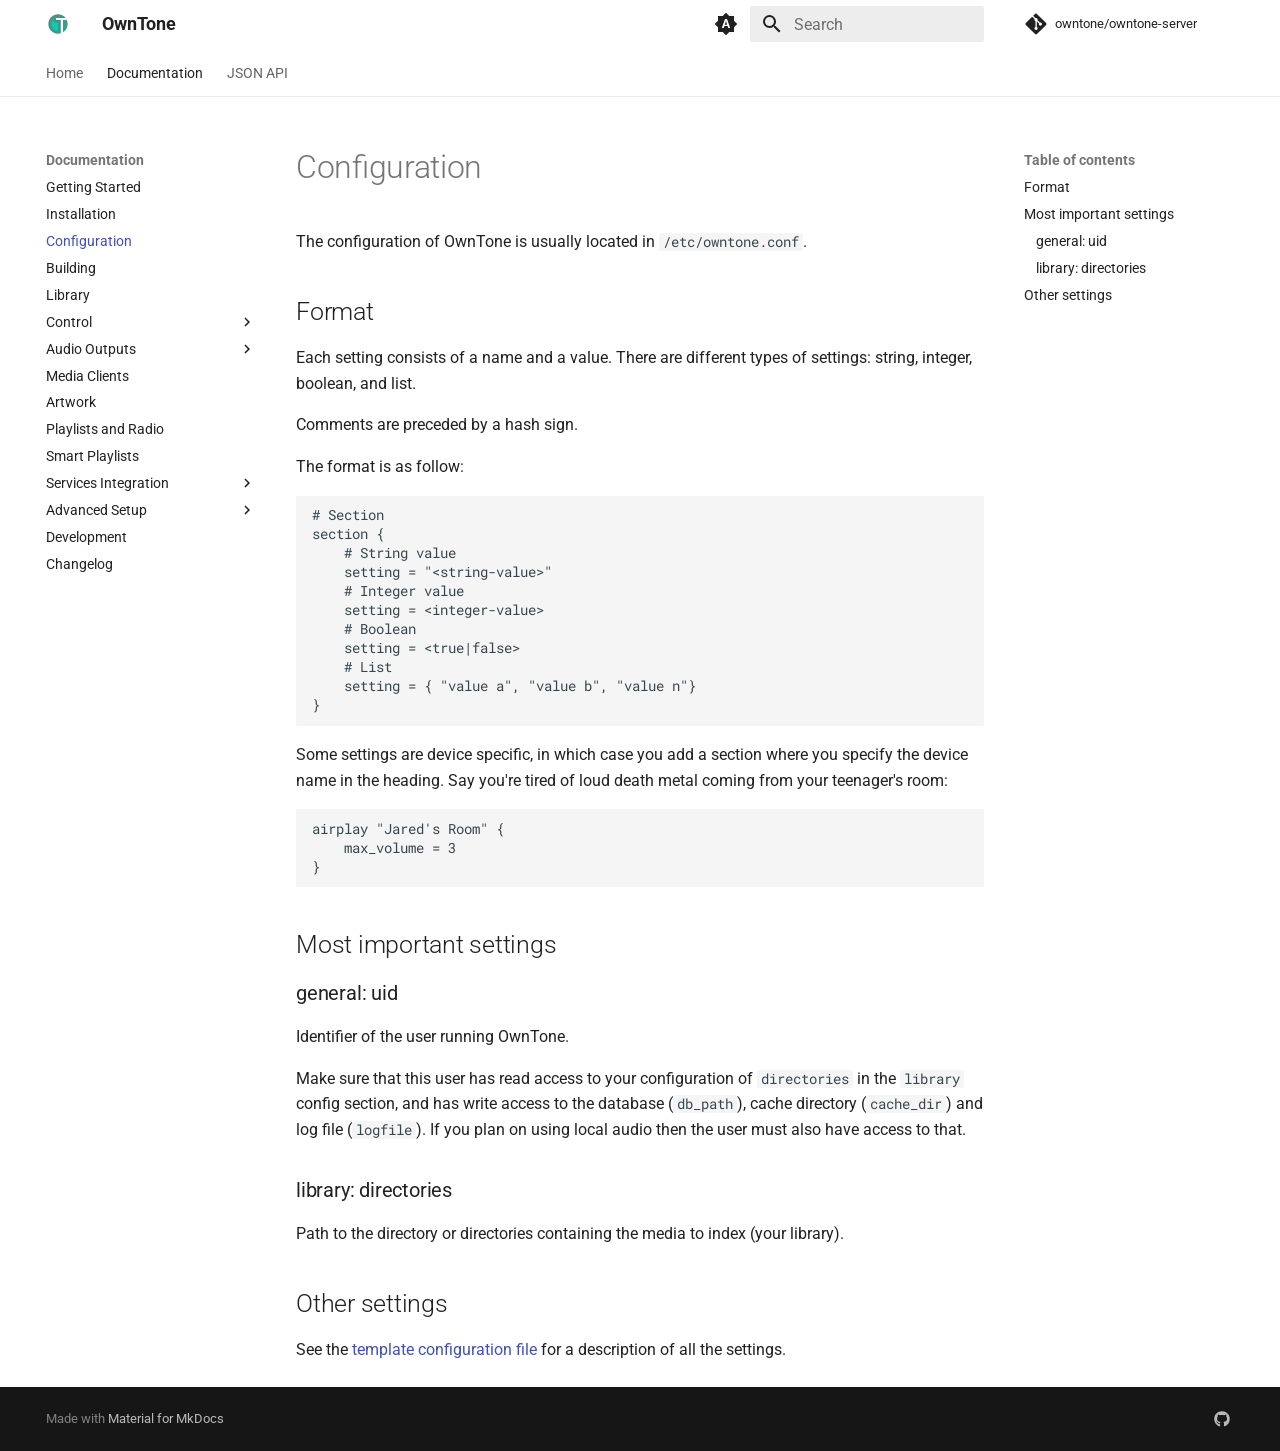
<file: configuration/index.html>
<!doctype html><html lang=en class=no-js> <head><meta charset=utf-8><meta name=viewport content="width=device-width,initial-scale=1"><meta name=description content="Linux/FreeBSD DAAP (iTunes) and MPD media server with support for AirPlay devices (multiroom), Apple Remote (and compatibles), Chromecast, Spotify and internet radio. "><meta name=author content="OwnTone maintainers"><link href=https://owntone.github.io/owntone-server/configuration/ rel=canonical><link href=../installation/ rel=prev><link href=../building/ rel=next><link rel=icon href=../assets/favicon.ico><meta name=generator content="mkdocs-1.6.1, mkdocs-material-9.7.7"><title>Configuration - OwnTone</title><link rel=stylesheet href=../assets/stylesheets/main.ec1eaa64.min.css><link rel=stylesheet href=../assets/stylesheets/palette.ab4e12ef.min.css><link rel=preconnect href=https://fonts.gstatic.com crossorigin><link rel=stylesheet href="https://fonts.googleapis.com/css?family=Roboto:300,300i,400,400i,700,700i%7CRoboto+Mono:400,400i,700,700i&display=fallback"><style>:root{--md-text-font:"Roboto";--md-code-font:"Roboto Mono"}</style><link rel=stylesheet href=../assets/extra.css><script>__md_scope=new URL("..",location),__md_hash=e=>[...e].reduce(((e,_)=>(e<<5)-e+_.charCodeAt(0)),0),__md_get=(e,_=localStorage,t=__md_scope)=>JSON.parse(_.getItem(t.pathname+"."+e)),__md_set=(e,_,t=localStorage,a=__md_scope)=>{try{t.setItem(a.pathname+"."+e,JSON.stringify(_))}catch(e){}}</script></head> <body dir=ltr data-md-color-scheme=default data-md-color-primary=indigo data-md-color-accent=indigo> <input class=md-toggle data-md-toggle=drawer type=checkbox id=__drawer autocomplete=off> <input class=md-toggle data-md-toggle=search type=checkbox id=__search autocomplete=off> <label class=md-overlay for=__drawer></label> <div data-md-component=skip> <a href=#configuration class=md-skip> Skip to content </a> </div> <div data-md-component=announce> </div> <header class=md-header data-md-component=header> <nav class="md-header__inner md-grid" aria-label=Header> <a href=.. title=OwnTone class="md-header__button md-logo" aria-label=OwnTone data-md-component=logo> <img src=../assets/logo.svg alt=logo> </a> <label class="md-header__button md-icon" for=__drawer> <svg xmlns=http://www.w3.org/2000/svg viewbox="0 0 24 24"><path d="M3 6h18v2H3zm0 5h18v2H3zm0 5h18v2H3z"/></svg> </label> <div class=md-header__title data-md-component=header-title> <div class=md-header__ellipsis> <div class=md-header__topic> <span class=md-ellipsis> OwnTone </span> </div> <div class=md-header__topic data-md-component=header-topic> <span class=md-ellipsis> Configuration </span> </div> </div> </div> <form class=md-header__option data-md-component=palette> <input class=md-option data-md-color-media=(prefers-color-scheme) data-md-color-scheme=default data-md-color-primary=indigo data-md-color-accent=indigo aria-label="Switch to light mode" type=radio name=__palette id=__palette_0> <label class="md-header__button md-icon" title="Switch to light mode" for=__palette_1 hidden> <svg xmlns=http://www.w3.org/2000/svg viewbox="0 0 24 24"><path d="m14.3 16-.7-2h-3.2l-.7 2H7.8L11 7h2l3.2 9zM20 8.69V4h-4.69L12 .69 8.69 4H4v4.69L.69 12 4 15.31V20h4.69L12 23.31 15.31 20H20v-4.69L23.31 12zm-9.15 3.96h2.3L12 9z"/></svg> </label> <input class=md-option data-md-color-media="(prefers-color-scheme: light)" data-md-color-scheme=default data-md-color-primary=white data-md-color-accent=teal aria-label="Switch to dark mode" type=radio name=__palette id=__palette_1> <label class="md-header__button md-icon" title="Switch to dark mode" for=__palette_2 hidden> <svg xmlns=http://www.w3.org/2000/svg viewbox="0 0 24 24"><path d="M12 8a4 4 0 0 0-4 4 4 4 0 0 0 4 4 4 4 0 0 0 4-4 4 4 0 0 0-4-4m0 10a6 6 0 0 1-6-6 6 6 0 0 1 6-6 6 6 0 0 1 6 6 6 6 0 0 1-6 6m8-9.31V4h-4.69L12 .69 8.69 4H4v4.69L.69 12 4 15.31V20h4.69L12 23.31 15.31 20H20v-4.69L23.31 12z"/></svg> </label> <input class=md-option data-md-color-media="(prefers-color-scheme: dark)" data-md-color-scheme=slate data-md-color-primary=black data-md-color-accent=teal aria-label="Switch to system preference" type=radio name=__palette id=__palette_2> <label class="md-header__button md-icon" title="Switch to system preference" for=__palette_0 hidden> <svg xmlns=http://www.w3.org/2000/svg viewbox="0 0 24 24"><path d="M12 18c-.89 0-1.74-.2-2.5-.55C11.56 16.5 13 14.42 13 12s-1.44-4.5-3.5-5.45C10.26 6.2 11.11 6 12 6a6 6 0 0 1 6 6 6 6 0 0 1-6 6m8-9.31V4h-4.69L12 .69 8.69 4H4v4.69L.69 12 4 15.31V20h4.69L12 23.31 15.31 20H20v-4.69L23.31 12z"/></svg> </label> </form> <script>var palette=__md_get("__palette");if(palette&&palette.color){if("(prefers-color-scheme)"===palette.color.media){var media=matchMedia("(prefers-color-scheme: light)"),input=document.querySelector(media.matches?"[data-md-color-media='(prefers-color-scheme: light)']":"[data-md-color-media='(prefers-color-scheme: dark)']");palette.color.media=input.getAttribute("data-md-color-media"),palette.color.scheme=input.getAttribute("data-md-color-scheme"),palette.color.primary=input.getAttribute("data-md-color-primary"),palette.color.accent=input.getAttribute("data-md-color-accent")}for(var[key,value]of Object.entries(palette.color))document.body.setAttribute("data-md-color-"+key,value)}</script> <label class="md-header__button md-icon" for=__search> <svg xmlns=http://www.w3.org/2000/svg viewbox="0 0 24 24"><path d="M9.5 3A6.5 6.5 0 0 1 16 9.5c0 1.61-.59 3.09-1.56 4.23l.27.27h.79l5 5-1.5 1.5-5-5v-.79l-.27-.27A6.52 6.52 0 0 1 9.5 16 6.5 6.5 0 0 1 3 9.5 6.5 6.5 0 0 1 9.5 3m0 2C7 5 5 7 5 9.5S7 14 9.5 14 14 12 14 9.5 12 5 9.5 5"/></svg> </label> <div class=md-search data-md-component=search role=dialog> <label class=md-search__overlay for=__search></label> <div class=md-search__inner role=search> <form class=md-search__form name=search> <input type=text class=md-search__input name=query aria-label=Search placeholder=Search autocapitalize=off autocorrect=off autocomplete=off spellcheck=false data-md-component=search-query required> <label class="md-search__icon md-icon" for=__search> <svg xmlns=http://www.w3.org/2000/svg viewbox="0 0 24 24"><path d="M9.5 3A6.5 6.5 0 0 1 16 9.5c0 1.61-.59 3.09-1.56 4.23l.27.27h.79l5 5-1.5 1.5-5-5v-.79l-.27-.27A6.52 6.52 0 0 1 9.5 16 6.5 6.5 0 0 1 3 9.5 6.5 6.5 0 0 1 9.5 3m0 2C7 5 5 7 5 9.5S7 14 9.5 14 14 12 14 9.5 12 5 9.5 5"/></svg> <svg xmlns=http://www.w3.org/2000/svg viewbox="0 0 24 24"><path d="M20 11v2H8l5.5 5.5-1.42 1.42L4.16 12l7.92-7.92L13.5 5.5 8 11z"/></svg> </label> <nav class=md-search__options aria-label=Search> <button type=reset class="md-search__icon md-icon" title=Clear aria-label=Clear tabindex=-1> <svg xmlns=http://www.w3.org/2000/svg viewbox="0 0 24 24"><path d="M19 6.41 17.59 5 12 10.59 6.41 5 5 6.41 10.59 12 5 17.59 6.41 19 12 13.41 17.59 19 19 17.59 13.41 12z"/></svg> </button> </nav> </form> <div class=md-search__output> <div class=md-search__scrollwrap tabindex=0 data-md-scrollfix> <div class=md-search-result data-md-component=search-result> <div class=md-search-result__meta> Initializing search </div> <ol class=md-search-result__list role=presentation></ol> </div> </div> </div> </div> </div> <div class=md-header__source> <a href=https://github.com/owntone/owntone-server title="Go to repository" class=md-source data-md-component=source> <div class="md-source__icon md-icon"> <svg xmlns=http://www.w3.org/2000/svg viewbox="0 0 448 512"><!-- Font Awesome Free 7.1.0 by @fontawesome - https://fontawesome.com License - https://fontawesome.com/license/free (Icons: CC BY 4.0, Fonts: SIL OFL 1.1, Code: MIT License) Copyright 2025 Fonticons, Inc.--><path d="M439.6 236.1 244 40.5c-5.4-5.5-12.8-8.5-20.4-8.5s-15 3-20.4 8.4L162.5 81l51.5 51.5c27.1-9.1 52.7 16.8 43.4 43.7l49.7 49.7c34.2-11.8 61.2 31 35.5 56.7-26.5 26.5-70.2-2.9-56-37.3L240.3 199v121.9c25.3 12.5 22.3 41.8 9.1 55-6.4 6.4-15.2 10.1-24.3 10.1s-17.8-3.6-24.3-10.1c-17.6-17.6-11.1-46.9 11.2-56v-123c-20.8-8.5-24.6-30.7-18.6-45L142.6 101 8.5 235.1C3 240.6 0 247.9 0 255.5s3 15 8.5 20.4l195.6 195.7c5.4 5.4 12.7 8.4 20.4 8.4s15-3 20.4-8.4l194.7-194.7c5.4-5.4 8.4-12.8 8.4-20.4s-3-15-8.4-20.4"/></svg> </div> <div class=md-source__repository> owntone/owntone-server </div> </a> </div> </nav> </header> <div class=md-container data-md-component=container> <nav class=md-tabs aria-label=Tabs data-md-component=tabs> <div class=md-grid> <ul class=md-tabs__list> <li class=md-tabs__item> <a href=.. class=md-tabs__link> Home </a> </li> <li class="md-tabs__item md-tabs__item--active"> <a href=../getting-started/ class=md-tabs__link> Documentation </a> </li> <li class=md-tabs__item> <a href=../json-api/ class=md-tabs__link> JSON API </a> </li> </ul> </div> </nav> <main class=md-main data-md-component=main> <div class="md-main__inner md-grid"> <div class="md-sidebar md-sidebar--primary" data-md-component=sidebar data-md-type=navigation> <div class=md-sidebar__scrollwrap> <div class=md-sidebar__inner> <nav class="md-nav md-nav--primary md-nav--lifted" aria-label=Navigation data-md-level=0> <label class=md-nav__title for=__drawer> <a href=.. title=OwnTone class="md-nav__button md-logo" aria-label=OwnTone data-md-component=logo> <img src=../assets/logo.svg alt=logo> </a> OwnTone </label> <div class=md-nav__source> <a href=https://github.com/owntone/owntone-server title="Go to repository" class=md-source data-md-component=source> <div class="md-source__icon md-icon"> <svg xmlns=http://www.w3.org/2000/svg viewbox="0 0 448 512"><!-- Font Awesome Free 7.1.0 by @fontawesome - https://fontawesome.com License - https://fontawesome.com/license/free (Icons: CC BY 4.0, Fonts: SIL OFL 1.1, Code: MIT License) Copyright 2025 Fonticons, Inc.--><path d="M439.6 236.1 244 40.5c-5.4-5.5-12.8-8.5-20.4-8.5s-15 3-20.4 8.4L162.5 81l51.5 51.5c27.1-9.1 52.7 16.8 43.4 43.7l49.7 49.7c34.2-11.8 61.2 31 35.5 56.7-26.5 26.5-70.2-2.9-56-37.3L240.3 199v121.9c25.3 12.5 22.3 41.8 9.1 55-6.4 6.4-15.2 10.1-24.3 10.1s-17.8-3.6-24.3-10.1c-17.6-17.6-11.1-46.9 11.2-56v-123c-20.8-8.5-24.6-30.7-18.6-45L142.6 101 8.5 235.1C3 240.6 0 247.9 0 255.5s3 15 8.5 20.4l195.6 195.7c5.4 5.4 12.7 8.4 20.4 8.4s15-3 20.4-8.4l194.7-194.7c5.4-5.4 8.4-12.8 8.4-20.4s-3-15-8.4-20.4"/></svg> </div> <div class=md-source__repository> owntone/owntone-server </div> </a> </div> <ul class=md-nav__list data-md-scrollfix> <li class=md-nav__item> <a href=.. class=md-nav__link> <span class=md-ellipsis> Home </span> </a> </li> <li class="md-nav__item md-nav__item--active md-nav__item--section md-nav__item--nested"> <input class="md-nav__toggle md-toggle " type=checkbox id=__nav_2 checked> <label class=md-nav__link for=__nav_2 id=__nav_2_label tabindex> <span class=md-ellipsis> Documentation </span> <span class="md-nav__icon md-icon"></span> </label> <nav class=md-nav data-md-level=1 aria-labelledby=__nav_2_label aria-expanded=true> <label class=md-nav__title for=__nav_2> <span class="md-nav__icon md-icon"></span> Documentation </label> <ul class=md-nav__list data-md-scrollfix> <li class=md-nav__item> <a href=../getting-started/ class=md-nav__link> <span class=md-ellipsis> Getting Started </span> </a> </li> <li class=md-nav__item> <a href=../installation/ class=md-nav__link> <span class=md-ellipsis> Installation </span> </a> </li> <li class="md-nav__item md-nav__item--active"> <input class="md-nav__toggle md-toggle" type=checkbox id=__toc> <label class="md-nav__link md-nav__link--active" for=__toc> <span class=md-ellipsis> Configuration </span> <span class="md-nav__icon md-icon"></span> </label> <a href=./ class="md-nav__link md-nav__link--active"> <span class=md-ellipsis> Configuration </span> </a> <nav class="md-nav md-nav--secondary" aria-label="Table of contents"> <label class=md-nav__title for=__toc> <span class="md-nav__icon md-icon"></span> Table of contents </label> <ul class=md-nav__list data-md-component=toc data-md-scrollfix> <li class=md-nav__item> <a href=#format class=md-nav__link> <span class=md-ellipsis> Format </span> </a> </li> <li class=md-nav__item> <a href=#most-important-settings class=md-nav__link> <span class=md-ellipsis> Most important settings </span> </a> <nav class=md-nav aria-label="Most important settings"> <ul class=md-nav__list> <li class=md-nav__item> <a href=#general-uid class=md-nav__link> <span class=md-ellipsis> general: uid </span> </a> </li> <li class=md-nav__item> <a href=#library-directories class=md-nav__link> <span class=md-ellipsis> library: directories </span> </a> </li> </ul> </nav> </li> <li class=md-nav__item> <a href=#other-settings class=md-nav__link> <span class=md-ellipsis> Other settings </span> </a> </li> </ul> </nav> </li> <li class=md-nav__item> <a href=../building/ class=md-nav__link> <span class=md-ellipsis> Building </span> </a> </li> <li class=md-nav__item> <a href=../library/ class=md-nav__link> <span class=md-ellipsis> Library </span> </a> </li> <li class="md-nav__item md-nav__item--nested"> <input class="md-nav__toggle md-toggle " type=checkbox id=__nav_2_6> <label class=md-nav__link for=__nav_2_6 id=__nav_2_6_label tabindex=0> <span class=md-ellipsis> Control </span> <span class="md-nav__icon md-icon"></span> </label> <nav class=md-nav data-md-level=2 aria-labelledby=__nav_2_6_label aria-expanded=false> <label class=md-nav__title for=__nav_2_6> <span class="md-nav__icon md-icon"></span> Control </label> <ul class=md-nav__list data-md-scrollfix> <li class=md-nav__item> <a href=../control-clients/mobile/ class=md-nav__link> <span class=md-ellipsis> Mobile Device </span> </a> </li> <li class=md-nav__item> <a href=../control-clients/desktop/ class=md-nav__link> <span class=md-ellipsis> Desktop </span> </a> </li> <li class=md-nav__item> <a href=../control-clients/web/ class=md-nav__link> <span class=md-ellipsis> Browser </span> </a> </li> <li class=md-nav__item> <a href=../control-clients/cli-api/ class=md-nav__link> <span class=md-ellipsis> API and CLI </span> </a> </li> <li class=md-nav__item> <a href=../control-clients/smartwatch/ class=md-nav__link> <span class=md-ellipsis> Smartwatch </span> </a> </li> </ul> </nav> </li> <li class="md-nav__item md-nav__item--nested"> <input class="md-nav__toggle md-toggle " type=checkbox id=__nav_2_7> <label class=md-nav__link for=__nav_2_7 id=__nav_2_7_label tabindex=0> <span class=md-ellipsis> Audio Outputs </span> <span class="md-nav__icon md-icon"></span> </label> <nav class=md-nav data-md-level=2 aria-labelledby=__nav_2_7_label aria-expanded=false> <label class=md-nav__title for=__nav_2_7> <span class="md-nav__icon md-icon"></span> Audio Outputs </label> <ul class=md-nav__list data-md-scrollfix> <li class=md-nav__item> <a href=../audio-outputs/airplay/ class=md-nav__link> <span class=md-ellipsis> AirPlay </span> </a> </li> <li class=md-nav__item> <a href=../audio-outputs/chromecast/ class=md-nav__link> <span class=md-ellipsis> Chromecast </span> </a> </li> <li class=md-nav__item> <a href=../audio-outputs/local-audio/ class=md-nav__link> <span class=md-ellipsis> Local Audio </span> </a> </li> <li class=md-nav__item> <a href=../audio-outputs/mobile/ class=md-nav__link> <span class=md-ellipsis> Mobile Device </span> </a> </li> <li class=md-nav__item> <a href=../audio-outputs/web/ class=md-nav__link> <span class=md-ellipsis> Web </span> </a> </li> <li class=md-nav__item> <a href=../audio-outputs/roku/ class=md-nav__link> <span class=md-ellipsis> Roku </span> </a> </li> <li class=md-nav__item> <a href=../audio-outputs/streaming/ class=md-nav__link> <span class=md-ellipsis> Streaming </span> </a> </li> </ul> </nav> </li> <li class=md-nav__item> <a href=../media-clients/ class=md-nav__link> <span class=md-ellipsis> Media Clients </span> </a> </li> <li class=md-nav__item> <a href=../artwork/ class=md-nav__link> <span class=md-ellipsis> Artwork </span> </a> </li> <li class=md-nav__item> <a href=../playlists/ class=md-nav__link> <span class=md-ellipsis> Playlists and Radio </span> </a> </li> <li class=md-nav__item> <a href=../smart-playlists/ class=md-nav__link> <span class=md-ellipsis> Smart Playlists </span> </a> </li> <li class="md-nav__item md-nav__item--nested"> <input class="md-nav__toggle md-toggle " type=checkbox id=__nav_2_12> <label class=md-nav__link for=__nav_2_12 id=__nav_2_12_label tabindex=0> <span class=md-ellipsis> Services Integration </span> <span class="md-nav__icon md-icon"></span> </label> <nav class=md-nav data-md-level=2 aria-labelledby=__nav_2_12_label aria-expanded=false> <label class=md-nav__title for=__nav_2_12> <span class="md-nav__icon md-icon"></span> Services Integration </label> <ul class=md-nav__list data-md-scrollfix> <li class=md-nav__item> <a href=../integrations/spotify/ class=md-nav__link> <span class=md-ellipsis> Spotify </span> </a> </li> <li class=md-nav__item> <a href=../integrations/lastfm/ class=md-nav__link> <span class=md-ellipsis> LastFM </span> </a> </li> </ul> </nav> </li> <li class="md-nav__item md-nav__item--nested"> <input class="md-nav__toggle md-toggle " type=checkbox id=__nav_2_13> <label class=md-nav__link for=__nav_2_13 id=__nav_2_13_label tabindex=0> <span class=md-ellipsis> Advanced Setup </span> <span class="md-nav__icon md-icon"></span> </label> <nav class=md-nav data-md-level=2 aria-labelledby=__nav_2_13_label aria-expanded=false> <label class=md-nav__title for=__nav_2_13> <span class="md-nav__icon md-icon"></span> Advanced Setup </label> <ul class=md-nav__list data-md-scrollfix> <li class=md-nav__item> <a href=../advanced/outputs-alsa/ class=md-nav__link> <span class=md-ellipsis> ALSA </span> </a> </li> <li class=md-nav__item> <a href=../advanced/outputs-pulse/ class=md-nav__link> <span class=md-ellipsis> PulseAudio </span> </a> </li> <li class=md-nav__item> <a href=../advanced/radio-streams/ class=md-nav__link> <span class=md-ellipsis> Radio Streams </span> </a> </li> <li class=md-nav__item> <a href=../advanced/remote-access/ class=md-nav__link> <span class=md-ellipsis> Remote Access </span> </a> </li> <li class=md-nav__item> <a href=../advanced/multiple-instances/ class=md-nav__link> <span class=md-ellipsis> Multiple Instances </span> </a> </li> </ul> </nav> </li> <li class=md-nav__item> <a href=../development/ class=md-nav__link> <span class=md-ellipsis> Development </span> </a> </li> <li class=md-nav__item> <a href=../changelog/ class=md-nav__link> <span class=md-ellipsis> Changelog </span> </a> </li> </ul> </nav> </li> <li class=md-nav__item> <a href=../json-api/ class=md-nav__link> <span class=md-ellipsis> JSON API </span> </a> </li> </ul> </nav> </div> </div> </div> <div class="md-sidebar md-sidebar--secondary" data-md-component=sidebar data-md-type=toc> <div class=md-sidebar__scrollwrap> <div class=md-sidebar__inner> <nav class="md-nav md-nav--secondary" aria-label="Table of contents"> <label class=md-nav__title for=__toc> <span class="md-nav__icon md-icon"></span> Table of contents </label> <ul class=md-nav__list data-md-component=toc data-md-scrollfix> <li class=md-nav__item> <a href=#format class=md-nav__link> <span class=md-ellipsis> Format </span> </a> </li> <li class=md-nav__item> <a href=#most-important-settings class=md-nav__link> <span class=md-ellipsis> Most important settings </span> </a> <nav class=md-nav aria-label="Most important settings"> <ul class=md-nav__list> <li class=md-nav__item> <a href=#general-uid class=md-nav__link> <span class=md-ellipsis> general: uid </span> </a> </li> <li class=md-nav__item> <a href=#library-directories class=md-nav__link> <span class=md-ellipsis> library: directories </span> </a> </li> </ul> </nav> </li> <li class=md-nav__item> <a href=#other-settings class=md-nav__link> <span class=md-ellipsis> Other settings </span> </a> </li> </ul> </nav> </div> </div> </div> <div class=md-content data-md-component=content> <article class="md-content__inner md-typeset"> <h1 id=configuration>Configuration<a class=headerlink href=#configuration title="Permanent link">&para;</a></h1> <p>The configuration of OwnTone is usually located in <code>/etc/owntone.conf</code>.</p> <h2 id=format>Format<a class=headerlink href=#format title="Permanent link">&para;</a></h2> <p>Each setting consists of a name and a value. There are different types of settings: string, integer, boolean, and list.</p> <p>Comments are preceded by a hash sign.</p> <p>The format is as follow:</p> <div class=highlight><pre><span></span><code><a id=__codelineno-0-1 name=__codelineno-0-1 href=#__codelineno-0-1></a># Section
<a id=__codelineno-0-2 name=__codelineno-0-2 href=#__codelineno-0-2></a>section {
<a id=__codelineno-0-3 name=__codelineno-0-3 href=#__codelineno-0-3></a>    # String value
<a id=__codelineno-0-4 name=__codelineno-0-4 href=#__codelineno-0-4></a>    setting = "&lt;string-value&gt;"
<a id=__codelineno-0-5 name=__codelineno-0-5 href=#__codelineno-0-5></a>    # Integer value
<a id=__codelineno-0-6 name=__codelineno-0-6 href=#__codelineno-0-6></a>    setting = &lt;integer-value&gt;
<a id=__codelineno-0-7 name=__codelineno-0-7 href=#__codelineno-0-7></a>    # Boolean
<a id=__codelineno-0-8 name=__codelineno-0-8 href=#__codelineno-0-8></a>    setting = &lt;true|false&gt;
<a id=__codelineno-0-9 name=__codelineno-0-9 href=#__codelineno-0-9></a>    # List
<a id=__codelineno-0-10 name=__codelineno-0-10 href=#__codelineno-0-10></a>    setting = { "value a", "value b", "value n"}
<a id=__codelineno-0-11 name=__codelineno-0-11 href=#__codelineno-0-11></a>}
</code></pre></div> <p>Some settings are device specific, in which case you add a section where you specify the device name in the heading. Say you're tired of loud death metal coming from your teenager's room:</p> <div class=highlight><pre><span></span><code><a id=__codelineno-1-1 name=__codelineno-1-1 href=#__codelineno-1-1></a>airplay "Jared's Room" {
<a id=__codelineno-1-2 name=__codelineno-1-2 href=#__codelineno-1-2></a>    max_volume = 3
<a id=__codelineno-1-3 name=__codelineno-1-3 href=#__codelineno-1-3></a>}
</code></pre></div> <h2 id=most-important-settings>Most important settings<a class=headerlink href=#most-important-settings title="Permanent link">&para;</a></h2> <h3 id=general-uid>general: uid<a class=headerlink href=#general-uid title="Permanent link">&para;</a></h3> <p>Identifier of the user running OwnTone.</p> <p>Make sure that this user has read access to your configuration of <code>directories</code> in the <code>library</code> config section, and has write access to the database (<code>db_path</code>), cache directory (<code>cache_dir</code>) and log file (<code>logfile</code>). If you plan on using local audio then the user must also have access to that.</p> <h3 id=library-directories>library: directories<a class=headerlink href=#library-directories title="Permanent link">&para;</a></h3> <p>Path to the directory or directories containing the media to index (your library).</p> <h2 id=other-settings>Other settings<a class=headerlink href=#other-settings title="Permanent link">&para;</a></h2> <p>See the <a href=https://raw.githubusercontent.com/owntone/owntone-server/refs/heads/master/owntone.conf.in>template configuration file</a> for a description of all the settings.</p> </article> </div> <script>var target=document.getElementById(location.hash.slice(1));target&&target.name&&(target.checked=target.name.startsWith("__tabbed_"))</script> </div> <button type=button class="md-top md-icon" data-md-component=top hidden> <svg xmlns=http://www.w3.org/2000/svg viewbox="0 0 24 24"><path d="M13 20h-2V8l-5.5 5.5-1.42-1.42L12 4.16l7.92 7.92-1.42 1.42L13 8z"/></svg> Back to top </button> </main> <footer class=md-footer> <div class="md-footer-meta md-typeset"> <div class="md-footer-meta__inner md-grid"> <div class=md-copyright> Made with <a href=https://squidfunk.github.io/mkdocs-material/ target=_blank rel=noopener> Material for MkDocs </a> </div> <div class=md-social> <a href=https://github.com/owntone/owntone-server target=_blank rel=noopener title=github.com class=md-social__link> <svg xmlns=http://www.w3.org/2000/svg viewbox="0 0 512 512"><!-- Font Awesome Free 7.1.0 by @fontawesome - https://fontawesome.com License - https://fontawesome.com/license/free (Icons: CC BY 4.0, Fonts: SIL OFL 1.1, Code: MIT License) Copyright 2025 Fonticons, Inc.--><path d="M173.9 397.4c0 2-2.3 3.6-5.2 3.6-3.3.3-5.6-1.3-5.6-3.6 0-2 2.3-3.6 5.2-3.6 3-.3 5.6 1.3 5.6 3.6m-31.1-4.5c-.7 2 1.3 4.3 4.3 4.9 2.6 1 5.6 0 6.2-2s-1.3-4.3-4.3-5.2c-2.6-.7-5.5.3-6.2 2.3m44.2-1.7c-2.9.7-4.9 2.6-4.6 4.9.3 2 2.9 3.3 5.9 2.6 2.9-.7 4.9-2.6 4.6-4.6-.3-1.9-3-3.2-5.9-2.9M252.8 8C114.1 8 8 113.3 8 252c0 110.9 69.8 205.8 169.5 239.2 12.8 2.3 17.3-5.6 17.3-12.1 0-6.2-.3-40.4-.3-61.4 0 0-70 15-84.7-29.8 0 0-11.4-29.1-27.8-36.6 0 0-22.9-15.7 1.6-15.4 0 0 24.9 2 38.6 25.8 21.9 38.6 58.6 27.5 72.9 20.9 2.3-16 8.8-27.1 16-33.7-55.9-6.2-112.3-14.3-112.3-110.5 0-27.5 7.6-41.3 23.6-58.9-2.6-6.5-11.1-33.3 2.6-67.9 20.9-6.5 69 27 69 27 20-5.6 41.5-8.5 62.8-8.5s42.8 2.9 62.8 8.5c0 0 48.1-33.6 69-27 13.7 34.7 5.2 61.4 2.6 67.9 16 17.7 25.8 31.5 25.8 58.9 0 96.5-58.9 104.2-114.8 110.5 9.2 7.9 17 22.9 17 46.4 0 33.7-.3 75.4-.3 83.6 0 6.5 4.6 14.4 17.3 12.1C436.2 457.8 504 362.9 504 252 504 113.3 391.5 8 252.8 8M105.2 352.9c-1.3 1-1 3.3.7 5.2 1.6 1.6 3.9 2.3 5.2 1 1.3-1 1-3.3-.7-5.2-1.6-1.6-3.9-2.3-5.2-1m-10.8-8.1c-.7 1.3.3 2.9 2.3 3.9 1.6 1 3.6.7 4.3-.7.7-1.3-.3-2.9-2.3-3.9-2-.6-3.6-.3-4.3.7m32.4 35.6c-1.6 1.3-1 4.3 1.3 6.2 2.3 2.3 5.2 2.6 6.5 1 1.3-1.3.7-4.3-1.3-6.2-2.2-2.3-5.2-2.6-6.5-1m-11.4-14.7c-1.6 1-1.6 3.6 0 5.9s4.3 3.3 5.6 2.3c1.6-1.3 1.6-3.9 0-6.2-1.4-2.3-4-3.3-5.6-2"/></svg> </a> </div> </div> </div> </footer> </div> <div class=md-dialog data-md-component=dialog> <div class="md-dialog__inner md-typeset"></div> </div> <script id=__config type=application/json>{"annotate": null, "base": "..", "features": ["navigation.tabs", "navigation.top"], "search": "../assets/javascripts/workers/search.2c215733.min.js", "tags": null, "translations": {"clipboard.copied": "Copied to clipboard", "clipboard.copy": "Copy to clipboard", "search.result.more.one": "1 more on this page", "search.result.more.other": "# more on this page", "search.result.none": "No matching documents", "search.result.one": "1 matching document", "search.result.other": "# matching documents", "search.result.placeholder": "Type to start searching", "search.result.term.missing": "Missing", "select.version": "Select version"}, "version": null}</script> <script src=../assets/javascripts/bundle.d7400e89.min.js></script> <script src=../assets/extra.js></script> </body> </html>
</file>
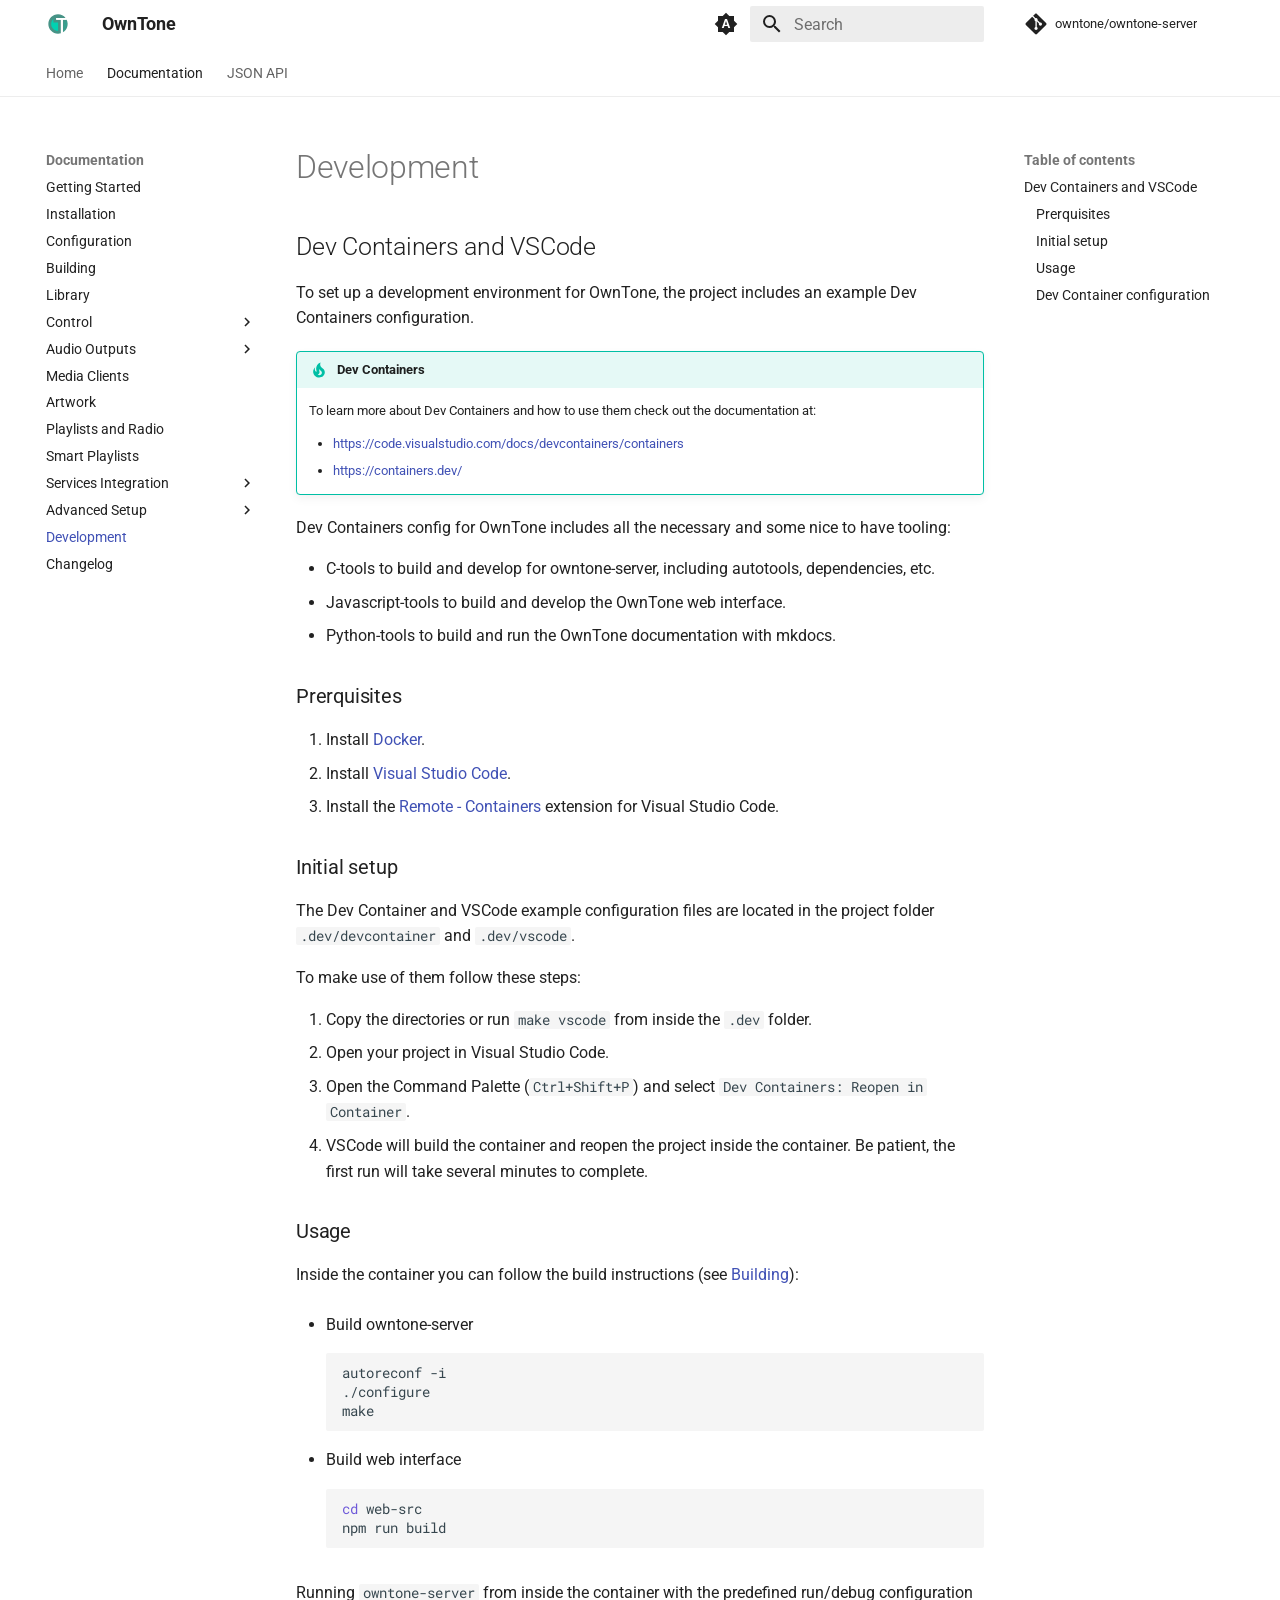
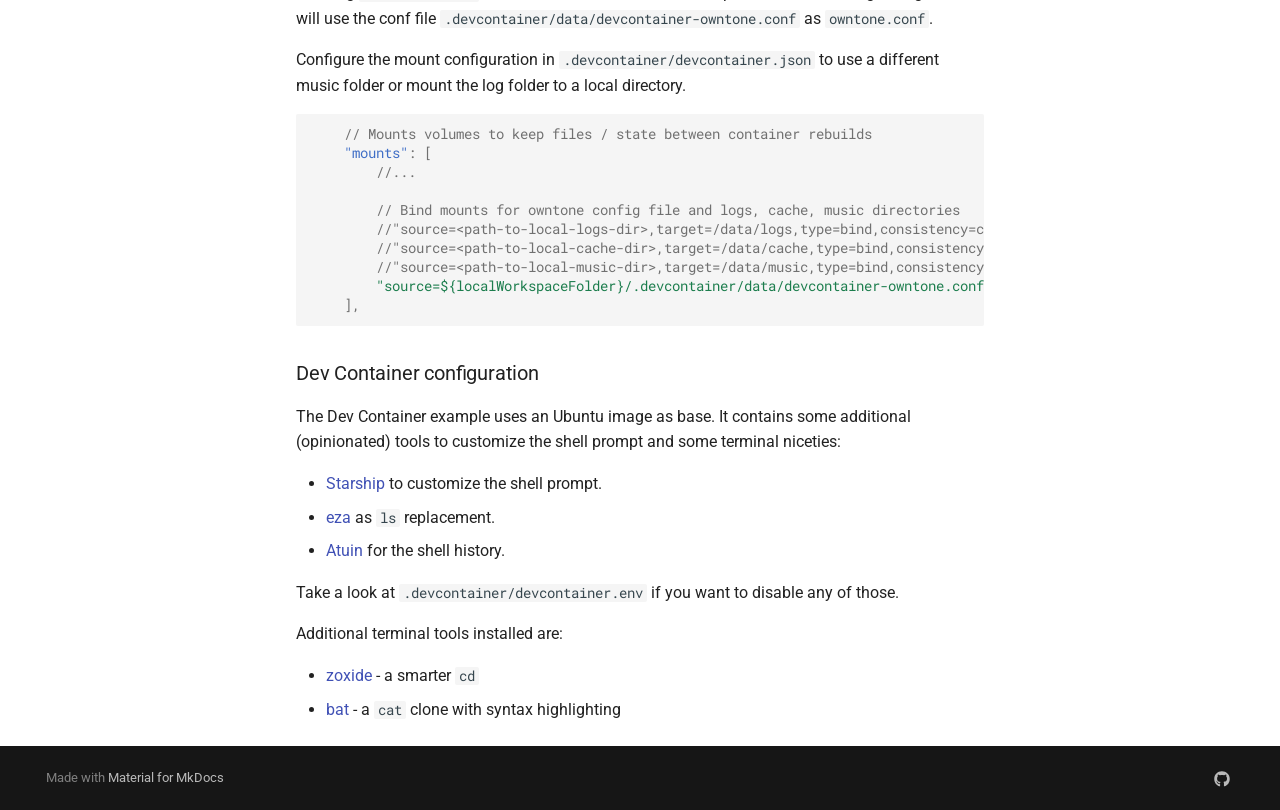
<file: development/index.html>
<!doctype html><html lang=en class=no-js> <head><meta charset=utf-8><meta name=viewport content="width=device-width,initial-scale=1"><meta name=description content="Linux/FreeBSD DAAP (iTunes) and MPD media server with support for AirPlay devices (multiroom), Apple Remote (and compatibles), Chromecast, Spotify and internet radio. "><meta name=author content="OwnTone maintainers"><link href=https://owntone.github.io/owntone-server/development/ rel=canonical><link href=../advanced/multiple-instances/ rel=prev><link href=../changelog/ rel=next><link rel=icon href=../assets/favicon.ico><meta name=generator content="mkdocs-1.6.1, mkdocs-material-9.7.7"><title>Development - OwnTone</title><link rel=stylesheet href=../assets/stylesheets/main.ec1eaa64.min.css><link rel=stylesheet href=../assets/stylesheets/palette.ab4e12ef.min.css><link rel=preconnect href=https://fonts.gstatic.com crossorigin><link rel=stylesheet href="https://fonts.googleapis.com/css?family=Roboto:300,300i,400,400i,700,700i%7CRoboto+Mono:400,400i,700,700i&display=fallback"><style>:root{--md-text-font:"Roboto";--md-code-font:"Roboto Mono"}</style><link rel=stylesheet href=../assets/extra.css><script>__md_scope=new URL("..",location),__md_hash=e=>[...e].reduce(((e,_)=>(e<<5)-e+_.charCodeAt(0)),0),__md_get=(e,_=localStorage,t=__md_scope)=>JSON.parse(_.getItem(t.pathname+"."+e)),__md_set=(e,_,t=localStorage,a=__md_scope)=>{try{t.setItem(a.pathname+"."+e,JSON.stringify(_))}catch(e){}}</script></head> <body dir=ltr data-md-color-scheme=default data-md-color-primary=indigo data-md-color-accent=indigo> <input class=md-toggle data-md-toggle=drawer type=checkbox id=__drawer autocomplete=off> <input class=md-toggle data-md-toggle=search type=checkbox id=__search autocomplete=off> <label class=md-overlay for=__drawer></label> <div data-md-component=skip> <a href=#development class=md-skip> Skip to content </a> </div> <div data-md-component=announce> </div> <header class=md-header data-md-component=header> <nav class="md-header__inner md-grid" aria-label=Header> <a href=.. title=OwnTone class="md-header__button md-logo" aria-label=OwnTone data-md-component=logo> <img src=../assets/logo.svg alt=logo> </a> <label class="md-header__button md-icon" for=__drawer> <svg xmlns=http://www.w3.org/2000/svg viewbox="0 0 24 24"><path d="M3 6h18v2H3zm0 5h18v2H3zm0 5h18v2H3z"/></svg> </label> <div class=md-header__title data-md-component=header-title> <div class=md-header__ellipsis> <div class=md-header__topic> <span class=md-ellipsis> OwnTone </span> </div> <div class=md-header__topic data-md-component=header-topic> <span class=md-ellipsis> Development </span> </div> </div> </div> <form class=md-header__option data-md-component=palette> <input class=md-option data-md-color-media=(prefers-color-scheme) data-md-color-scheme=default data-md-color-primary=indigo data-md-color-accent=indigo aria-label="Switch to light mode" type=radio name=__palette id=__palette_0> <label class="md-header__button md-icon" title="Switch to light mode" for=__palette_1 hidden> <svg xmlns=http://www.w3.org/2000/svg viewbox="0 0 24 24"><path d="m14.3 16-.7-2h-3.2l-.7 2H7.8L11 7h2l3.2 9zM20 8.69V4h-4.69L12 .69 8.69 4H4v4.69L.69 12 4 15.31V20h4.69L12 23.31 15.31 20H20v-4.69L23.31 12zm-9.15 3.96h2.3L12 9z"/></svg> </label> <input class=md-option data-md-color-media="(prefers-color-scheme: light)" data-md-color-scheme=default data-md-color-primary=white data-md-color-accent=teal aria-label="Switch to dark mode" type=radio name=__palette id=__palette_1> <label class="md-header__button md-icon" title="Switch to dark mode" for=__palette_2 hidden> <svg xmlns=http://www.w3.org/2000/svg viewbox="0 0 24 24"><path d="M12 8a4 4 0 0 0-4 4 4 4 0 0 0 4 4 4 4 0 0 0 4-4 4 4 0 0 0-4-4m0 10a6 6 0 0 1-6-6 6 6 0 0 1 6-6 6 6 0 0 1 6 6 6 6 0 0 1-6 6m8-9.31V4h-4.69L12 .69 8.69 4H4v4.69L.69 12 4 15.31V20h4.69L12 23.31 15.31 20H20v-4.69L23.31 12z"/></svg> </label> <input class=md-option data-md-color-media="(prefers-color-scheme: dark)" data-md-color-scheme=slate data-md-color-primary=black data-md-color-accent=teal aria-label="Switch to system preference" type=radio name=__palette id=__palette_2> <label class="md-header__button md-icon" title="Switch to system preference" for=__palette_0 hidden> <svg xmlns=http://www.w3.org/2000/svg viewbox="0 0 24 24"><path d="M12 18c-.89 0-1.74-.2-2.5-.55C11.56 16.5 13 14.42 13 12s-1.44-4.5-3.5-5.45C10.26 6.2 11.11 6 12 6a6 6 0 0 1 6 6 6 6 0 0 1-6 6m8-9.31V4h-4.69L12 .69 8.69 4H4v4.69L.69 12 4 15.31V20h4.69L12 23.31 15.31 20H20v-4.69L23.31 12z"/></svg> </label> </form> <script>var palette=__md_get("__palette");if(palette&&palette.color){if("(prefers-color-scheme)"===palette.color.media){var media=matchMedia("(prefers-color-scheme: light)"),input=document.querySelector(media.matches?"[data-md-color-media='(prefers-color-scheme: light)']":"[data-md-color-media='(prefers-color-scheme: dark)']");palette.color.media=input.getAttribute("data-md-color-media"),palette.color.scheme=input.getAttribute("data-md-color-scheme"),palette.color.primary=input.getAttribute("data-md-color-primary"),palette.color.accent=input.getAttribute("data-md-color-accent")}for(var[key,value]of Object.entries(palette.color))document.body.setAttribute("data-md-color-"+key,value)}</script> <label class="md-header__button md-icon" for=__search> <svg xmlns=http://www.w3.org/2000/svg viewbox="0 0 24 24"><path d="M9.5 3A6.5 6.5 0 0 1 16 9.5c0 1.61-.59 3.09-1.56 4.23l.27.27h.79l5 5-1.5 1.5-5-5v-.79l-.27-.27A6.52 6.52 0 0 1 9.5 16 6.5 6.5 0 0 1 3 9.5 6.5 6.5 0 0 1 9.5 3m0 2C7 5 5 7 5 9.5S7 14 9.5 14 14 12 14 9.5 12 5 9.5 5"/></svg> </label> <div class=md-search data-md-component=search role=dialog> <label class=md-search__overlay for=__search></label> <div class=md-search__inner role=search> <form class=md-search__form name=search> <input type=text class=md-search__input name=query aria-label=Search placeholder=Search autocapitalize=off autocorrect=off autocomplete=off spellcheck=false data-md-component=search-query required> <label class="md-search__icon md-icon" for=__search> <svg xmlns=http://www.w3.org/2000/svg viewbox="0 0 24 24"><path d="M9.5 3A6.5 6.5 0 0 1 16 9.5c0 1.61-.59 3.09-1.56 4.23l.27.27h.79l5 5-1.5 1.5-5-5v-.79l-.27-.27A6.52 6.52 0 0 1 9.5 16 6.5 6.5 0 0 1 3 9.5 6.5 6.5 0 0 1 9.5 3m0 2C7 5 5 7 5 9.5S7 14 9.5 14 14 12 14 9.5 12 5 9.5 5"/></svg> <svg xmlns=http://www.w3.org/2000/svg viewbox="0 0 24 24"><path d="M20 11v2H8l5.5 5.5-1.42 1.42L4.16 12l7.92-7.92L13.5 5.5 8 11z"/></svg> </label> <nav class=md-search__options aria-label=Search> <button type=reset class="md-search__icon md-icon" title=Clear aria-label=Clear tabindex=-1> <svg xmlns=http://www.w3.org/2000/svg viewbox="0 0 24 24"><path d="M19 6.41 17.59 5 12 10.59 6.41 5 5 6.41 10.59 12 5 17.59 6.41 19 12 13.41 17.59 19 19 17.59 13.41 12z"/></svg> </button> </nav> </form> <div class=md-search__output> <div class=md-search__scrollwrap tabindex=0 data-md-scrollfix> <div class=md-search-result data-md-component=search-result> <div class=md-search-result__meta> Initializing search </div> <ol class=md-search-result__list role=presentation></ol> </div> </div> </div> </div> </div> <div class=md-header__source> <a href=https://github.com/owntone/owntone-server title="Go to repository" class=md-source data-md-component=source> <div class="md-source__icon md-icon"> <svg xmlns=http://www.w3.org/2000/svg viewbox="0 0 448 512"><!-- Font Awesome Free 7.1.0 by @fontawesome - https://fontawesome.com License - https://fontawesome.com/license/free (Icons: CC BY 4.0, Fonts: SIL OFL 1.1, Code: MIT License) Copyright 2025 Fonticons, Inc.--><path d="M439.6 236.1 244 40.5c-5.4-5.5-12.8-8.5-20.4-8.5s-15 3-20.4 8.4L162.5 81l51.5 51.5c27.1-9.1 52.7 16.8 43.4 43.7l49.7 49.7c34.2-11.8 61.2 31 35.5 56.7-26.5 26.5-70.2-2.9-56-37.3L240.3 199v121.9c25.3 12.5 22.3 41.8 9.1 55-6.4 6.4-15.2 10.1-24.3 10.1s-17.8-3.6-24.3-10.1c-17.6-17.6-11.1-46.9 11.2-56v-123c-20.8-8.5-24.6-30.7-18.6-45L142.6 101 8.5 235.1C3 240.6 0 247.9 0 255.5s3 15 8.5 20.4l195.6 195.7c5.4 5.4 12.7 8.4 20.4 8.4s15-3 20.4-8.4l194.7-194.7c5.4-5.4 8.4-12.8 8.4-20.4s-3-15-8.4-20.4"/></svg> </div> <div class=md-source__repository> owntone/owntone-server </div> </a> </div> </nav> </header> <div class=md-container data-md-component=container> <nav class=md-tabs aria-label=Tabs data-md-component=tabs> <div class=md-grid> <ul class=md-tabs__list> <li class=md-tabs__item> <a href=.. class=md-tabs__link> Home </a> </li> <li class="md-tabs__item md-tabs__item--active"> <a href=../getting-started/ class=md-tabs__link> Documentation </a> </li> <li class=md-tabs__item> <a href=../json-api/ class=md-tabs__link> JSON API </a> </li> </ul> </div> </nav> <main class=md-main data-md-component=main> <div class="md-main__inner md-grid"> <div class="md-sidebar md-sidebar--primary" data-md-component=sidebar data-md-type=navigation> <div class=md-sidebar__scrollwrap> <div class=md-sidebar__inner> <nav class="md-nav md-nav--primary md-nav--lifted" aria-label=Navigation data-md-level=0> <label class=md-nav__title for=__drawer> <a href=.. title=OwnTone class="md-nav__button md-logo" aria-label=OwnTone data-md-component=logo> <img src=../assets/logo.svg alt=logo> </a> OwnTone </label> <div class=md-nav__source> <a href=https://github.com/owntone/owntone-server title="Go to repository" class=md-source data-md-component=source> <div class="md-source__icon md-icon"> <svg xmlns=http://www.w3.org/2000/svg viewbox="0 0 448 512"><!-- Font Awesome Free 7.1.0 by @fontawesome - https://fontawesome.com License - https://fontawesome.com/license/free (Icons: CC BY 4.0, Fonts: SIL OFL 1.1, Code: MIT License) Copyright 2025 Fonticons, Inc.--><path d="M439.6 236.1 244 40.5c-5.4-5.5-12.8-8.5-20.4-8.5s-15 3-20.4 8.4L162.5 81l51.5 51.5c27.1-9.1 52.7 16.8 43.4 43.7l49.7 49.7c34.2-11.8 61.2 31 35.5 56.7-26.5 26.5-70.2-2.9-56-37.3L240.3 199v121.9c25.3 12.5 22.3 41.8 9.1 55-6.4 6.4-15.2 10.1-24.3 10.1s-17.8-3.6-24.3-10.1c-17.6-17.6-11.1-46.9 11.2-56v-123c-20.8-8.5-24.6-30.7-18.6-45L142.6 101 8.5 235.1C3 240.6 0 247.9 0 255.5s3 15 8.5 20.4l195.6 195.7c5.4 5.4 12.7 8.4 20.4 8.4s15-3 20.4-8.4l194.7-194.7c5.4-5.4 8.4-12.8 8.4-20.4s-3-15-8.4-20.4"/></svg> </div> <div class=md-source__repository> owntone/owntone-server </div> </a> </div> <ul class=md-nav__list data-md-scrollfix> <li class=md-nav__item> <a href=.. class=md-nav__link> <span class=md-ellipsis> Home </span> </a> </li> <li class="md-nav__item md-nav__item--active md-nav__item--section md-nav__item--nested"> <input class="md-nav__toggle md-toggle " type=checkbox id=__nav_2 checked> <label class=md-nav__link for=__nav_2 id=__nav_2_label tabindex> <span class=md-ellipsis> Documentation </span> <span class="md-nav__icon md-icon"></span> </label> <nav class=md-nav data-md-level=1 aria-labelledby=__nav_2_label aria-expanded=true> <label class=md-nav__title for=__nav_2> <span class="md-nav__icon md-icon"></span> Documentation </label> <ul class=md-nav__list data-md-scrollfix> <li class=md-nav__item> <a href=../getting-started/ class=md-nav__link> <span class=md-ellipsis> Getting Started </span> </a> </li> <li class=md-nav__item> <a href=../installation/ class=md-nav__link> <span class=md-ellipsis> Installation </span> </a> </li> <li class=md-nav__item> <a href=../configuration/ class=md-nav__link> <span class=md-ellipsis> Configuration </span> </a> </li> <li class=md-nav__item> <a href=../building/ class=md-nav__link> <span class=md-ellipsis> Building </span> </a> </li> <li class=md-nav__item> <a href=../library/ class=md-nav__link> <span class=md-ellipsis> Library </span> </a> </li> <li class="md-nav__item md-nav__item--nested"> <input class="md-nav__toggle md-toggle " type=checkbox id=__nav_2_6> <label class=md-nav__link for=__nav_2_6 id=__nav_2_6_label tabindex=0> <span class=md-ellipsis> Control </span> <span class="md-nav__icon md-icon"></span> </label> <nav class=md-nav data-md-level=2 aria-labelledby=__nav_2_6_label aria-expanded=false> <label class=md-nav__title for=__nav_2_6> <span class="md-nav__icon md-icon"></span> Control </label> <ul class=md-nav__list data-md-scrollfix> <li class=md-nav__item> <a href=../control-clients/mobile/ class=md-nav__link> <span class=md-ellipsis> Mobile Device </span> </a> </li> <li class=md-nav__item> <a href=../control-clients/desktop/ class=md-nav__link> <span class=md-ellipsis> Desktop </span> </a> </li> <li class=md-nav__item> <a href=../control-clients/web/ class=md-nav__link> <span class=md-ellipsis> Browser </span> </a> </li> <li class=md-nav__item> <a href=../control-clients/cli-api/ class=md-nav__link> <span class=md-ellipsis> API and CLI </span> </a> </li> <li class=md-nav__item> <a href=../control-clients/smartwatch/ class=md-nav__link> <span class=md-ellipsis> Smartwatch </span> </a> </li> </ul> </nav> </li> <li class="md-nav__item md-nav__item--nested"> <input class="md-nav__toggle md-toggle " type=checkbox id=__nav_2_7> <label class=md-nav__link for=__nav_2_7 id=__nav_2_7_label tabindex=0> <span class=md-ellipsis> Audio Outputs </span> <span class="md-nav__icon md-icon"></span> </label> <nav class=md-nav data-md-level=2 aria-labelledby=__nav_2_7_label aria-expanded=false> <label class=md-nav__title for=__nav_2_7> <span class="md-nav__icon md-icon"></span> Audio Outputs </label> <ul class=md-nav__list data-md-scrollfix> <li class=md-nav__item> <a href=../audio-outputs/airplay/ class=md-nav__link> <span class=md-ellipsis> AirPlay </span> </a> </li> <li class=md-nav__item> <a href=../audio-outputs/chromecast/ class=md-nav__link> <span class=md-ellipsis> Chromecast </span> </a> </li> <li class=md-nav__item> <a href=../audio-outputs/local-audio/ class=md-nav__link> <span class=md-ellipsis> Local Audio </span> </a> </li> <li class=md-nav__item> <a href=../audio-outputs/mobile/ class=md-nav__link> <span class=md-ellipsis> Mobile Device </span> </a> </li> <li class=md-nav__item> <a href=../audio-outputs/web/ class=md-nav__link> <span class=md-ellipsis> Web </span> </a> </li> <li class=md-nav__item> <a href=../audio-outputs/roku/ class=md-nav__link> <span class=md-ellipsis> Roku </span> </a> </li> <li class=md-nav__item> <a href=../audio-outputs/streaming/ class=md-nav__link> <span class=md-ellipsis> Streaming </span> </a> </li> </ul> </nav> </li> <li class=md-nav__item> <a href=../media-clients/ class=md-nav__link> <span class=md-ellipsis> Media Clients </span> </a> </li> <li class=md-nav__item> <a href=../artwork/ class=md-nav__link> <span class=md-ellipsis> Artwork </span> </a> </li> <li class=md-nav__item> <a href=../playlists/ class=md-nav__link> <span class=md-ellipsis> Playlists and Radio </span> </a> </li> <li class=md-nav__item> <a href=../smart-playlists/ class=md-nav__link> <span class=md-ellipsis> Smart Playlists </span> </a> </li> <li class="md-nav__item md-nav__item--nested"> <input class="md-nav__toggle md-toggle " type=checkbox id=__nav_2_12> <label class=md-nav__link for=__nav_2_12 id=__nav_2_12_label tabindex=0> <span class=md-ellipsis> Services Integration </span> <span class="md-nav__icon md-icon"></span> </label> <nav class=md-nav data-md-level=2 aria-labelledby=__nav_2_12_label aria-expanded=false> <label class=md-nav__title for=__nav_2_12> <span class="md-nav__icon md-icon"></span> Services Integration </label> <ul class=md-nav__list data-md-scrollfix> <li class=md-nav__item> <a href=../integrations/spotify/ class=md-nav__link> <span class=md-ellipsis> Spotify </span> </a> </li> <li class=md-nav__item> <a href=../integrations/lastfm/ class=md-nav__link> <span class=md-ellipsis> LastFM </span> </a> </li> </ul> </nav> </li> <li class="md-nav__item md-nav__item--nested"> <input class="md-nav__toggle md-toggle " type=checkbox id=__nav_2_13> <label class=md-nav__link for=__nav_2_13 id=__nav_2_13_label tabindex=0> <span class=md-ellipsis> Advanced Setup </span> <span class="md-nav__icon md-icon"></span> </label> <nav class=md-nav data-md-level=2 aria-labelledby=__nav_2_13_label aria-expanded=false> <label class=md-nav__title for=__nav_2_13> <span class="md-nav__icon md-icon"></span> Advanced Setup </label> <ul class=md-nav__list data-md-scrollfix> <li class=md-nav__item> <a href=../advanced/outputs-alsa/ class=md-nav__link> <span class=md-ellipsis> ALSA </span> </a> </li> <li class=md-nav__item> <a href=../advanced/outputs-pulse/ class=md-nav__link> <span class=md-ellipsis> PulseAudio </span> </a> </li> <li class=md-nav__item> <a href=../advanced/radio-streams/ class=md-nav__link> <span class=md-ellipsis> Radio Streams </span> </a> </li> <li class=md-nav__item> <a href=../advanced/remote-access/ class=md-nav__link> <span class=md-ellipsis> Remote Access </span> </a> </li> <li class=md-nav__item> <a href=../advanced/multiple-instances/ class=md-nav__link> <span class=md-ellipsis> Multiple Instances </span> </a> </li> </ul> </nav> </li> <li class="md-nav__item md-nav__item--active"> <input class="md-nav__toggle md-toggle" type=checkbox id=__toc> <label class="md-nav__link md-nav__link--active" for=__toc> <span class=md-ellipsis> Development </span> <span class="md-nav__icon md-icon"></span> </label> <a href=./ class="md-nav__link md-nav__link--active"> <span class=md-ellipsis> Development </span> </a> <nav class="md-nav md-nav--secondary" aria-label="Table of contents"> <label class=md-nav__title for=__toc> <span class="md-nav__icon md-icon"></span> Table of contents </label> <ul class=md-nav__list data-md-component=toc data-md-scrollfix> <li class=md-nav__item> <a href=#dev-containers-and-vscode class=md-nav__link> <span class=md-ellipsis> Dev Containers and VSCode </span> </a> <nav class=md-nav aria-label="Dev Containers and VSCode"> <ul class=md-nav__list> <li class=md-nav__item> <a href=#prerquisites class=md-nav__link> <span class=md-ellipsis> Prerquisites </span> </a> </li> <li class=md-nav__item> <a href=#initial-setup class=md-nav__link> <span class=md-ellipsis> Initial setup </span> </a> </li> <li class=md-nav__item> <a href=#usage class=md-nav__link> <span class=md-ellipsis> Usage </span> </a> </li> <li class=md-nav__item> <a href=#dev-container-configuration class=md-nav__link> <span class=md-ellipsis> Dev Container configuration </span> </a> </li> </ul> </nav> </li> </ul> </nav> </li> <li class=md-nav__item> <a href=../changelog/ class=md-nav__link> <span class=md-ellipsis> Changelog </span> </a> </li> </ul> </nav> </li> <li class=md-nav__item> <a href=../json-api/ class=md-nav__link> <span class=md-ellipsis> JSON API </span> </a> </li> </ul> </nav> </div> </div> </div> <div class="md-sidebar md-sidebar--secondary" data-md-component=sidebar data-md-type=toc> <div class=md-sidebar__scrollwrap> <div class=md-sidebar__inner> <nav class="md-nav md-nav--secondary" aria-label="Table of contents"> <label class=md-nav__title for=__toc> <span class="md-nav__icon md-icon"></span> Table of contents </label> <ul class=md-nav__list data-md-component=toc data-md-scrollfix> <li class=md-nav__item> <a href=#dev-containers-and-vscode class=md-nav__link> <span class=md-ellipsis> Dev Containers and VSCode </span> </a> <nav class=md-nav aria-label="Dev Containers and VSCode"> <ul class=md-nav__list> <li class=md-nav__item> <a href=#prerquisites class=md-nav__link> <span class=md-ellipsis> Prerquisites </span> </a> </li> <li class=md-nav__item> <a href=#initial-setup class=md-nav__link> <span class=md-ellipsis> Initial setup </span> </a> </li> <li class=md-nav__item> <a href=#usage class=md-nav__link> <span class=md-ellipsis> Usage </span> </a> </li> <li class=md-nav__item> <a href=#dev-container-configuration class=md-nav__link> <span class=md-ellipsis> Dev Container configuration </span> </a> </li> </ul> </nav> </li> </ul> </nav> </div> </div> </div> <div class=md-content data-md-component=content> <article class="md-content__inner md-typeset"> <h1 id=development>Development<a class=headerlink href=#development title="Permanent link">&para;</a></h1> <h2 id=dev-containers-and-vscode>Dev Containers and VSCode<a class=headerlink href=#dev-containers-and-vscode title="Permanent link">&para;</a></h2> <p>To set up a development environment for OwnTone, the project includes an example Dev Containers configuration.</p> <div class="admonition tip"> <p class=admonition-title>Dev Containers</p> <p>To learn more about Dev Containers and how to use them check out the documentation at:</p> <ul> <li><a href=https://code.visualstudio.com/docs/devcontainers/containers>https://code.visualstudio.com/docs/devcontainers/containers</a></li> <li><a href=https://containers.dev/ >https://containers.dev/</a></li> </ul> </div> <p>Dev Containers config for OwnTone includes all the necessary and some nice to have tooling:</p> <ul> <li>C-tools to build and develop for owntone-server, including autotools, dependencies, etc.</li> <li>Javascript-tools to build and develop the OwnTone web interface.</li> <li>Python-tools to build and run the OwnTone documentation with mkdocs.</li> </ul> <h3 id=prerquisites>Prerquisites<a class=headerlink href=#prerquisites title="Permanent link">&para;</a></h3> <ol> <li>Install <a href=https://www.docker.com/get-started>Docker</a>.</li> <li>Install <a href=https://code.visualstudio.com/ >Visual Studio Code</a>.</li> <li>Install the <a href="https://marketplace.visualstudio.com/items?itemName=ms-vscode-remote.remote-containers">Remote - Containers</a> extension for Visual Studio Code.</li> </ol> <h3 id=initial-setup>Initial setup<a class=headerlink href=#initial-setup title="Permanent link">&para;</a></h3> <p>The Dev Container and VSCode example configuration files are located in the project folder <code>.dev/devcontainer</code> and <code>.dev/vscode</code>.</p> <p>To make use of them follow these steps:</p> <ol> <li>Copy the directories or run <code>make vscode</code> from inside the <code>.dev</code> folder.</li> <li>Open your project in Visual Studio Code.</li> <li>Open the Command Palette (<code>Ctrl+Shift+P</code>) and select <code>Dev Containers: Reopen in Container</code>.</li> <li>VSCode will build the container and reopen the project inside the container. Be patient, the first run will take several minutes to complete.</li> </ol> <h3 id=usage>Usage<a class=headerlink href=#usage title="Permanent link">&para;</a></h3> <p>Inside the container you can follow the build instructions (see <a href=../building/ >Building</a>):</p> <ul> <li> <p>Build owntone-server</p> <div class=highlight><pre><span></span><code><a id=__codelineno-0-1 name=__codelineno-0-1 href=#__codelineno-0-1></a>autoreconf<span class=w> </span>-i
<a id=__codelineno-0-2 name=__codelineno-0-2 href=#__codelineno-0-2></a>./configure
<a id=__codelineno-0-3 name=__codelineno-0-3 href=#__codelineno-0-3></a>make
</code></pre></div> </li> <li> <p>Build web interface</p> <div class=highlight><pre><span></span><code><a id=__codelineno-1-1 name=__codelineno-1-1 href=#__codelineno-1-1></a><span class=nb>cd</span><span class=w> </span>web-src
<a id=__codelineno-1-2 name=__codelineno-1-2 href=#__codelineno-1-2></a>npm<span class=w> </span>run<span class=w> </span>build
</code></pre></div> </li> </ul> <p>Running <code>owntone-server</code> from inside the container with the predefined run/debug configuration will use the conf file <code>.devcontainer/data/devcontainer-owntone.conf</code> as <code>owntone.conf</code>.</p> <p>Configure the mount configuration in <code>.devcontainer/devcontainer.json</code> to use a different music folder or mount the log folder to a local directory.</p> <div class=highlight><pre><span></span><code><a id=__codelineno-2-1 name=__codelineno-2-1 href=#__codelineno-2-1></a><span class=w>    </span><span class=c1>// Mounts volumes to keep files / state between container rebuilds</span>
<a id=__codelineno-2-2 name=__codelineno-2-2 href=#__codelineno-2-2></a><span class=w>    </span><span class=nt>"mounts"</span><span class=p>:</span><span class=w> </span><span class=p>[</span>
<a id=__codelineno-2-3 name=__codelineno-2-3 href=#__codelineno-2-3></a><span class=w>        </span><span class=c1>//...</span>
<a id=__codelineno-2-4 name=__codelineno-2-4 href=#__codelineno-2-4></a>
<a id=__codelineno-2-5 name=__codelineno-2-5 href=#__codelineno-2-5></a><span class=w>        </span><span class=c1>// Bind mounts for owntone config file and logs, cache, music directories</span>
<a id=__codelineno-2-6 name=__codelineno-2-6 href=#__codelineno-2-6></a><span class=w>        </span><span class=c1>//"source=&lt;path-to-local-logs-dir&gt;,target=/data/logs,type=bind,consistency=cached",</span>
<a id=__codelineno-2-7 name=__codelineno-2-7 href=#__codelineno-2-7></a><span class=w>        </span><span class=c1>//"source=&lt;path-to-local-cache-dir&gt;,target=/data/cache,type=bind,consistency=cached",</span>
<a id=__codelineno-2-8 name=__codelineno-2-8 href=#__codelineno-2-8></a><span class=w>        </span><span class=c1>//"source=&lt;path-to-local-music-dir&gt;,target=/data/music,type=bind,consistency=cached",</span>
<a id=__codelineno-2-9 name=__codelineno-2-9 href=#__codelineno-2-9></a><span class=w>        </span><span class=s2>"source=${localWorkspaceFolder}/.devcontainer/data/devcontainer-owntone.conf,target=/data/conf/owntone.conf,type=bind,consistency=cached"</span>
<a id=__codelineno-2-10 name=__codelineno-2-10 href=#__codelineno-2-10></a><span class=w>    </span><span class=p>],</span>
</code></pre></div> <h3 id=dev-container-configuration>Dev Container configuration<a class=headerlink href=#dev-container-configuration title="Permanent link">&para;</a></h3> <p>The Dev Container example uses an Ubuntu image as base. It contains some additional (opinionated) tools to customize the shell prompt and some terminal niceties:</p> <ul> <li><a href=https://starship.rs/ >Starship</a> to customize the shell prompt.</li> <li><a href=https://eza.rocks/ >eza</a> as <code>ls</code> replacement.</li> <li><a href=https://atuin.sh/ >Atuin</a> for the shell history.</li> </ul> <p>Take a look at <code>.devcontainer/devcontainer.env</code> if you want to disable any of those.</p> <p>Additional terminal tools installed are:</p> <ul> <li><a href=https://github.com/ajeetdsouza/zoxide>zoxide</a> - a smarter <code>cd</code></li> <li><a href=https://github.com/sharkdp/bat>bat</a> - a <code>cat</code> clone with syntax highlighting</li> </ul> </article> </div> <script>var target=document.getElementById(location.hash.slice(1));target&&target.name&&(target.checked=target.name.startsWith("__tabbed_"))</script> </div> <button type=button class="md-top md-icon" data-md-component=top hidden> <svg xmlns=http://www.w3.org/2000/svg viewbox="0 0 24 24"><path d="M13 20h-2V8l-5.5 5.5-1.42-1.42L12 4.16l7.92 7.92-1.42 1.42L13 8z"/></svg> Back to top </button> </main> <footer class=md-footer> <div class="md-footer-meta md-typeset"> <div class="md-footer-meta__inner md-grid"> <div class=md-copyright> Made with <a href=https://squidfunk.github.io/mkdocs-material/ target=_blank rel=noopener> Material for MkDocs </a> </div> <div class=md-social> <a href=https://github.com/owntone/owntone-server target=_blank rel=noopener title=github.com class=md-social__link> <svg xmlns=http://www.w3.org/2000/svg viewbox="0 0 512 512"><!-- Font Awesome Free 7.1.0 by @fontawesome - https://fontawesome.com License - https://fontawesome.com/license/free (Icons: CC BY 4.0, Fonts: SIL OFL 1.1, Code: MIT License) Copyright 2025 Fonticons, Inc.--><path d="M173.9 397.4c0 2-2.3 3.6-5.2 3.6-3.3.3-5.6-1.3-5.6-3.6 0-2 2.3-3.6 5.2-3.6 3-.3 5.6 1.3 5.6 3.6m-31.1-4.5c-.7 2 1.3 4.3 4.3 4.9 2.6 1 5.6 0 6.2-2s-1.3-4.3-4.3-5.2c-2.6-.7-5.5.3-6.2 2.3m44.2-1.7c-2.9.7-4.9 2.6-4.6 4.9.3 2 2.9 3.3 5.9 2.6 2.9-.7 4.9-2.6 4.6-4.6-.3-1.9-3-3.2-5.9-2.9M252.8 8C114.1 8 8 113.3 8 252c0 110.9 69.8 205.8 169.5 239.2 12.8 2.3 17.3-5.6 17.3-12.1 0-6.2-.3-40.4-.3-61.4 0 0-70 15-84.7-29.8 0 0-11.4-29.1-27.8-36.6 0 0-22.9-15.7 1.6-15.4 0 0 24.9 2 38.6 25.8 21.9 38.6 58.6 27.5 72.9 20.9 2.3-16 8.8-27.1 16-33.7-55.9-6.2-112.3-14.3-112.3-110.5 0-27.5 7.6-41.3 23.6-58.9-2.6-6.5-11.1-33.3 2.6-67.9 20.9-6.5 69 27 69 27 20-5.6 41.5-8.5 62.8-8.5s42.8 2.9 62.8 8.5c0 0 48.1-33.6 69-27 13.7 34.7 5.2 61.4 2.6 67.9 16 17.7 25.8 31.5 25.8 58.9 0 96.5-58.9 104.2-114.8 110.5 9.2 7.9 17 22.9 17 46.4 0 33.7-.3 75.4-.3 83.6 0 6.5 4.6 14.4 17.3 12.1C436.2 457.8 504 362.9 504 252 504 113.3 391.5 8 252.8 8M105.2 352.9c-1.3 1-1 3.3.7 5.2 1.6 1.6 3.9 2.3 5.2 1 1.3-1 1-3.3-.7-5.2-1.6-1.6-3.9-2.3-5.2-1m-10.8-8.1c-.7 1.3.3 2.9 2.3 3.9 1.6 1 3.6.7 4.3-.7.7-1.3-.3-2.9-2.3-3.9-2-.6-3.6-.3-4.3.7m32.4 35.6c-1.6 1.3-1 4.3 1.3 6.2 2.3 2.3 5.2 2.6 6.5 1 1.3-1.3.7-4.3-1.3-6.2-2.2-2.3-5.2-2.6-6.5-1m-11.4-14.7c-1.6 1-1.6 3.6 0 5.9s4.3 3.3 5.6 2.3c1.6-1.3 1.6-3.9 0-6.2-1.4-2.3-4-3.3-5.6-2"/></svg> </a> </div> </div> </div> </footer> </div> <div class=md-dialog data-md-component=dialog> <div class="md-dialog__inner md-typeset"></div> </div> <script id=__config type=application/json>{"annotate": null, "base": "..", "features": ["navigation.tabs", "navigation.top"], "search": "../assets/javascripts/workers/search.2c215733.min.js", "tags": null, "translations": {"clipboard.copied": "Copied to clipboard", "clipboard.copy": "Copy to clipboard", "search.result.more.one": "1 more on this page", "search.result.more.other": "# more on this page", "search.result.none": "No matching documents", "search.result.one": "1 matching document", "search.result.other": "# matching documents", "search.result.placeholder": "Type to start searching", "search.result.term.missing": "Missing", "select.version": "Select version"}, "version": null}</script> <script src=../assets/javascripts/bundle.d7400e89.min.js></script> <script src=../assets/extra.js></script> </body> </html>
</file>
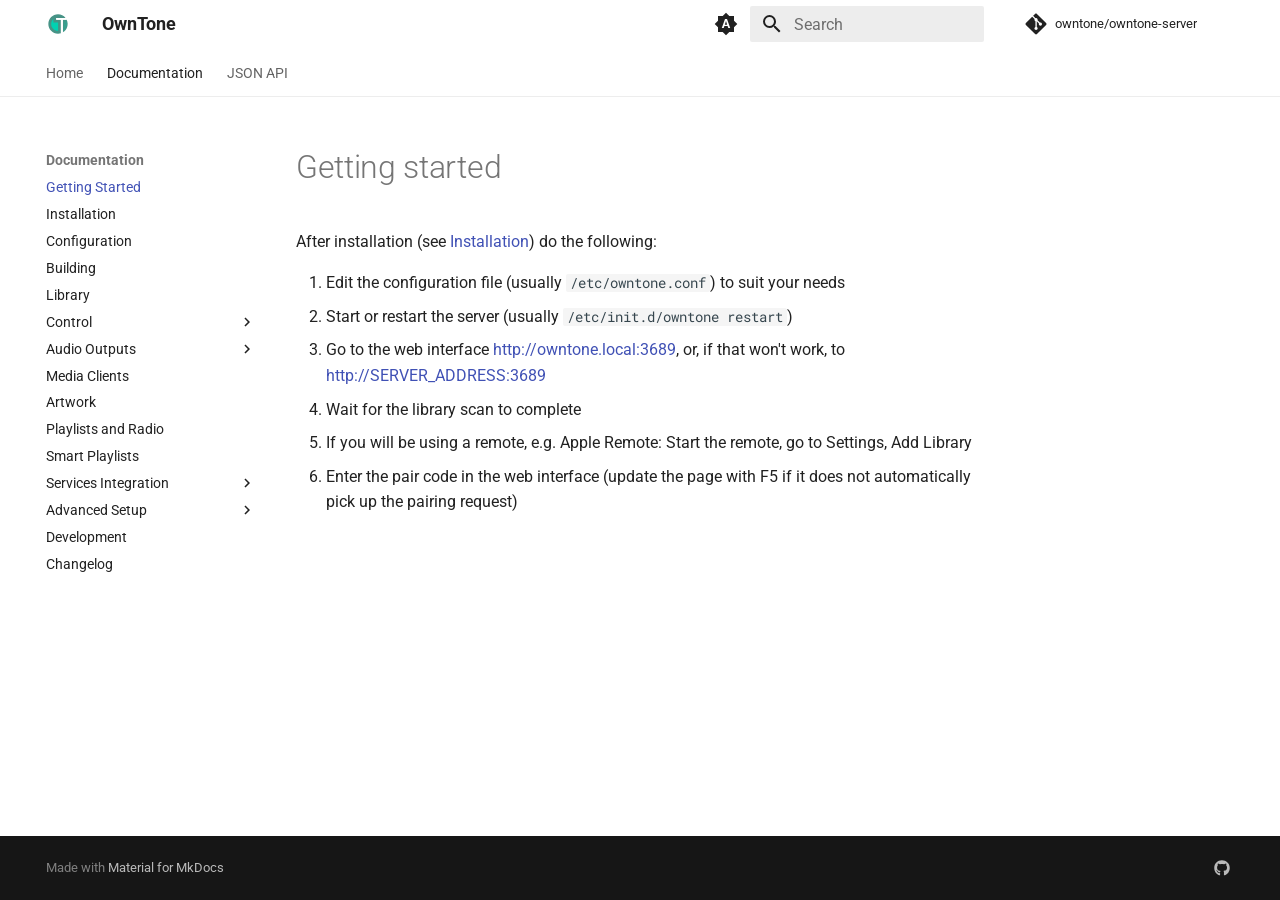
<file: getting-started/index.html>
<!doctype html><html lang=en class=no-js> <head><meta charset=utf-8><meta name=viewport content="width=device-width,initial-scale=1"><meta name=description content="Linux/FreeBSD DAAP (iTunes) and MPD media server with support for AirPlay devices (multiroom), Apple Remote (and compatibles), Chromecast, Spotify and internet radio. "><meta name=author content="OwnTone maintainers"><link href=https://owntone.github.io/owntone-server/getting-started/ rel=canonical><link rel=prev href=..><link href=../installation/ rel=next><link rel=icon href=../assets/favicon.ico><meta name=generator content="mkdocs-1.6.1, mkdocs-material-9.7.7"><title>Getting Started - OwnTone</title><link rel=stylesheet href=../assets/stylesheets/main.ec1eaa64.min.css><link rel=stylesheet href=../assets/stylesheets/palette.ab4e12ef.min.css><link rel=preconnect href=https://fonts.gstatic.com crossorigin><link rel=stylesheet href="https://fonts.googleapis.com/css?family=Roboto:300,300i,400,400i,700,700i%7CRoboto+Mono:400,400i,700,700i&display=fallback"><style>:root{--md-text-font:"Roboto";--md-code-font:"Roboto Mono"}</style><link rel=stylesheet href=../assets/extra.css><script>__md_scope=new URL("..",location),__md_hash=e=>[...e].reduce(((e,_)=>(e<<5)-e+_.charCodeAt(0)),0),__md_get=(e,_=localStorage,t=__md_scope)=>JSON.parse(_.getItem(t.pathname+"."+e)),__md_set=(e,_,t=localStorage,a=__md_scope)=>{try{t.setItem(a.pathname+"."+e,JSON.stringify(_))}catch(e){}}</script></head> <body dir=ltr data-md-color-scheme=default data-md-color-primary=indigo data-md-color-accent=indigo> <input class=md-toggle data-md-toggle=drawer type=checkbox id=__drawer autocomplete=off> <input class=md-toggle data-md-toggle=search type=checkbox id=__search autocomplete=off> <label class=md-overlay for=__drawer></label> <div data-md-component=skip> <a href=#getting-started class=md-skip> Skip to content </a> </div> <div data-md-component=announce> </div> <header class=md-header data-md-component=header> <nav class="md-header__inner md-grid" aria-label=Header> <a href=.. title=OwnTone class="md-header__button md-logo" aria-label=OwnTone data-md-component=logo> <img src=../assets/logo.svg alt=logo> </a> <label class="md-header__button md-icon" for=__drawer> <svg xmlns=http://www.w3.org/2000/svg viewbox="0 0 24 24"><path d="M3 6h18v2H3zm0 5h18v2H3zm0 5h18v2H3z"/></svg> </label> <div class=md-header__title data-md-component=header-title> <div class=md-header__ellipsis> <div class=md-header__topic> <span class=md-ellipsis> OwnTone </span> </div> <div class=md-header__topic data-md-component=header-topic> <span class=md-ellipsis> Getting Started </span> </div> </div> </div> <form class=md-header__option data-md-component=palette> <input class=md-option data-md-color-media=(prefers-color-scheme) data-md-color-scheme=default data-md-color-primary=indigo data-md-color-accent=indigo aria-label="Switch to light mode" type=radio name=__palette id=__palette_0> <label class="md-header__button md-icon" title="Switch to light mode" for=__palette_1 hidden> <svg xmlns=http://www.w3.org/2000/svg viewbox="0 0 24 24"><path d="m14.3 16-.7-2h-3.2l-.7 2H7.8L11 7h2l3.2 9zM20 8.69V4h-4.69L12 .69 8.69 4H4v4.69L.69 12 4 15.31V20h4.69L12 23.31 15.31 20H20v-4.69L23.31 12zm-9.15 3.96h2.3L12 9z"/></svg> </label> <input class=md-option data-md-color-media="(prefers-color-scheme: light)" data-md-color-scheme=default data-md-color-primary=white data-md-color-accent=teal aria-label="Switch to dark mode" type=radio name=__palette id=__palette_1> <label class="md-header__button md-icon" title="Switch to dark mode" for=__palette_2 hidden> <svg xmlns=http://www.w3.org/2000/svg viewbox="0 0 24 24"><path d="M12 8a4 4 0 0 0-4 4 4 4 0 0 0 4 4 4 4 0 0 0 4-4 4 4 0 0 0-4-4m0 10a6 6 0 0 1-6-6 6 6 0 0 1 6-6 6 6 0 0 1 6 6 6 6 0 0 1-6 6m8-9.31V4h-4.69L12 .69 8.69 4H4v4.69L.69 12 4 15.31V20h4.69L12 23.31 15.31 20H20v-4.69L23.31 12z"/></svg> </label> <input class=md-option data-md-color-media="(prefers-color-scheme: dark)" data-md-color-scheme=slate data-md-color-primary=black data-md-color-accent=teal aria-label="Switch to system preference" type=radio name=__palette id=__palette_2> <label class="md-header__button md-icon" title="Switch to system preference" for=__palette_0 hidden> <svg xmlns=http://www.w3.org/2000/svg viewbox="0 0 24 24"><path d="M12 18c-.89 0-1.74-.2-2.5-.55C11.56 16.5 13 14.42 13 12s-1.44-4.5-3.5-5.45C10.26 6.2 11.11 6 12 6a6 6 0 0 1 6 6 6 6 0 0 1-6 6m8-9.31V4h-4.69L12 .69 8.69 4H4v4.69L.69 12 4 15.31V20h4.69L12 23.31 15.31 20H20v-4.69L23.31 12z"/></svg> </label> </form> <script>var palette=__md_get("__palette");if(palette&&palette.color){if("(prefers-color-scheme)"===palette.color.media){var media=matchMedia("(prefers-color-scheme: light)"),input=document.querySelector(media.matches?"[data-md-color-media='(prefers-color-scheme: light)']":"[data-md-color-media='(prefers-color-scheme: dark)']");palette.color.media=input.getAttribute("data-md-color-media"),palette.color.scheme=input.getAttribute("data-md-color-scheme"),palette.color.primary=input.getAttribute("data-md-color-primary"),palette.color.accent=input.getAttribute("data-md-color-accent")}for(var[key,value]of Object.entries(palette.color))document.body.setAttribute("data-md-color-"+key,value)}</script> <label class="md-header__button md-icon" for=__search> <svg xmlns=http://www.w3.org/2000/svg viewbox="0 0 24 24"><path d="M9.5 3A6.5 6.5 0 0 1 16 9.5c0 1.61-.59 3.09-1.56 4.23l.27.27h.79l5 5-1.5 1.5-5-5v-.79l-.27-.27A6.52 6.52 0 0 1 9.5 16 6.5 6.5 0 0 1 3 9.5 6.5 6.5 0 0 1 9.5 3m0 2C7 5 5 7 5 9.5S7 14 9.5 14 14 12 14 9.5 12 5 9.5 5"/></svg> </label> <div class=md-search data-md-component=search role=dialog> <label class=md-search__overlay for=__search></label> <div class=md-search__inner role=search> <form class=md-search__form name=search> <input type=text class=md-search__input name=query aria-label=Search placeholder=Search autocapitalize=off autocorrect=off autocomplete=off spellcheck=false data-md-component=search-query required> <label class="md-search__icon md-icon" for=__search> <svg xmlns=http://www.w3.org/2000/svg viewbox="0 0 24 24"><path d="M9.5 3A6.5 6.5 0 0 1 16 9.5c0 1.61-.59 3.09-1.56 4.23l.27.27h.79l5 5-1.5 1.5-5-5v-.79l-.27-.27A6.52 6.52 0 0 1 9.5 16 6.5 6.5 0 0 1 3 9.5 6.5 6.5 0 0 1 9.5 3m0 2C7 5 5 7 5 9.5S7 14 9.5 14 14 12 14 9.5 12 5 9.5 5"/></svg> <svg xmlns=http://www.w3.org/2000/svg viewbox="0 0 24 24"><path d="M20 11v2H8l5.5 5.5-1.42 1.42L4.16 12l7.92-7.92L13.5 5.5 8 11z"/></svg> </label> <nav class=md-search__options aria-label=Search> <button type=reset class="md-search__icon md-icon" title=Clear aria-label=Clear tabindex=-1> <svg xmlns=http://www.w3.org/2000/svg viewbox="0 0 24 24"><path d="M19 6.41 17.59 5 12 10.59 6.41 5 5 6.41 10.59 12 5 17.59 6.41 19 12 13.41 17.59 19 19 17.59 13.41 12z"/></svg> </button> </nav> </form> <div class=md-search__output> <div class=md-search__scrollwrap tabindex=0 data-md-scrollfix> <div class=md-search-result data-md-component=search-result> <div class=md-search-result__meta> Initializing search </div> <ol class=md-search-result__list role=presentation></ol> </div> </div> </div> </div> </div> <div class=md-header__source> <a href=https://github.com/owntone/owntone-server title="Go to repository" class=md-source data-md-component=source> <div class="md-source__icon md-icon"> <svg xmlns=http://www.w3.org/2000/svg viewbox="0 0 448 512"><!-- Font Awesome Free 7.1.0 by @fontawesome - https://fontawesome.com License - https://fontawesome.com/license/free (Icons: CC BY 4.0, Fonts: SIL OFL 1.1, Code: MIT License) Copyright 2025 Fonticons, Inc.--><path d="M439.6 236.1 244 40.5c-5.4-5.5-12.8-8.5-20.4-8.5s-15 3-20.4 8.4L162.5 81l51.5 51.5c27.1-9.1 52.7 16.8 43.4 43.7l49.7 49.7c34.2-11.8 61.2 31 35.5 56.7-26.5 26.5-70.2-2.9-56-37.3L240.3 199v121.9c25.3 12.5 22.3 41.8 9.1 55-6.4 6.4-15.2 10.1-24.3 10.1s-17.8-3.6-24.3-10.1c-17.6-17.6-11.1-46.9 11.2-56v-123c-20.8-8.5-24.6-30.7-18.6-45L142.6 101 8.5 235.1C3 240.6 0 247.9 0 255.5s3 15 8.5 20.4l195.6 195.7c5.4 5.4 12.7 8.4 20.4 8.4s15-3 20.4-8.4l194.7-194.7c5.4-5.4 8.4-12.8 8.4-20.4s-3-15-8.4-20.4"/></svg> </div> <div class=md-source__repository> owntone/owntone-server </div> </a> </div> </nav> </header> <div class=md-container data-md-component=container> <nav class=md-tabs aria-label=Tabs data-md-component=tabs> <div class=md-grid> <ul class=md-tabs__list> <li class=md-tabs__item> <a href=.. class=md-tabs__link> Home </a> </li> <li class="md-tabs__item md-tabs__item--active"> <a href=./ class=md-tabs__link> Documentation </a> </li> <li class=md-tabs__item> <a href=../json-api/ class=md-tabs__link> JSON API </a> </li> </ul> </div> </nav> <main class=md-main data-md-component=main> <div class="md-main__inner md-grid"> <div class="md-sidebar md-sidebar--primary" data-md-component=sidebar data-md-type=navigation> <div class=md-sidebar__scrollwrap> <div class=md-sidebar__inner> <nav class="md-nav md-nav--primary md-nav--lifted" aria-label=Navigation data-md-level=0> <label class=md-nav__title for=__drawer> <a href=.. title=OwnTone class="md-nav__button md-logo" aria-label=OwnTone data-md-component=logo> <img src=../assets/logo.svg alt=logo> </a> OwnTone </label> <div class=md-nav__source> <a href=https://github.com/owntone/owntone-server title="Go to repository" class=md-source data-md-component=source> <div class="md-source__icon md-icon"> <svg xmlns=http://www.w3.org/2000/svg viewbox="0 0 448 512"><!-- Font Awesome Free 7.1.0 by @fontawesome - https://fontawesome.com License - https://fontawesome.com/license/free (Icons: CC BY 4.0, Fonts: SIL OFL 1.1, Code: MIT License) Copyright 2025 Fonticons, Inc.--><path d="M439.6 236.1 244 40.5c-5.4-5.5-12.8-8.5-20.4-8.5s-15 3-20.4 8.4L162.5 81l51.5 51.5c27.1-9.1 52.7 16.8 43.4 43.7l49.7 49.7c34.2-11.8 61.2 31 35.5 56.7-26.5 26.5-70.2-2.9-56-37.3L240.3 199v121.9c25.3 12.5 22.3 41.8 9.1 55-6.4 6.4-15.2 10.1-24.3 10.1s-17.8-3.6-24.3-10.1c-17.6-17.6-11.1-46.9 11.2-56v-123c-20.8-8.5-24.6-30.7-18.6-45L142.6 101 8.5 235.1C3 240.6 0 247.9 0 255.5s3 15 8.5 20.4l195.6 195.7c5.4 5.4 12.7 8.4 20.4 8.4s15-3 20.4-8.4l194.7-194.7c5.4-5.4 8.4-12.8 8.4-20.4s-3-15-8.4-20.4"/></svg> </div> <div class=md-source__repository> owntone/owntone-server </div> </a> </div> <ul class=md-nav__list data-md-scrollfix> <li class=md-nav__item> <a href=.. class=md-nav__link> <span class=md-ellipsis> Home </span> </a> </li> <li class="md-nav__item md-nav__item--active md-nav__item--section md-nav__item--nested"> <input class="md-nav__toggle md-toggle " type=checkbox id=__nav_2 checked> <label class=md-nav__link for=__nav_2 id=__nav_2_label tabindex> <span class=md-ellipsis> Documentation </span> <span class="md-nav__icon md-icon"></span> </label> <nav class=md-nav data-md-level=1 aria-labelledby=__nav_2_label aria-expanded=true> <label class=md-nav__title for=__nav_2> <span class="md-nav__icon md-icon"></span> Documentation </label> <ul class=md-nav__list data-md-scrollfix> <li class="md-nav__item md-nav__item--active"> <input class="md-nav__toggle md-toggle" type=checkbox id=__toc> <a href=./ class="md-nav__link md-nav__link--active"> <span class=md-ellipsis> Getting Started </span> </a> </li> <li class=md-nav__item> <a href=../installation/ class=md-nav__link> <span class=md-ellipsis> Installation </span> </a> </li> <li class=md-nav__item> <a href=../configuration/ class=md-nav__link> <span class=md-ellipsis> Configuration </span> </a> </li> <li class=md-nav__item> <a href=../building/ class=md-nav__link> <span class=md-ellipsis> Building </span> </a> </li> <li class=md-nav__item> <a href=../library/ class=md-nav__link> <span class=md-ellipsis> Library </span> </a> </li> <li class="md-nav__item md-nav__item--nested"> <input class="md-nav__toggle md-toggle " type=checkbox id=__nav_2_6> <label class=md-nav__link for=__nav_2_6 id=__nav_2_6_label tabindex=0> <span class=md-ellipsis> Control </span> <span class="md-nav__icon md-icon"></span> </label> <nav class=md-nav data-md-level=2 aria-labelledby=__nav_2_6_label aria-expanded=false> <label class=md-nav__title for=__nav_2_6> <span class="md-nav__icon md-icon"></span> Control </label> <ul class=md-nav__list data-md-scrollfix> <li class=md-nav__item> <a href=../control-clients/mobile/ class=md-nav__link> <span class=md-ellipsis> Mobile Device </span> </a> </li> <li class=md-nav__item> <a href=../control-clients/desktop/ class=md-nav__link> <span class=md-ellipsis> Desktop </span> </a> </li> <li class=md-nav__item> <a href=../control-clients/web/ class=md-nav__link> <span class=md-ellipsis> Browser </span> </a> </li> <li class=md-nav__item> <a href=../control-clients/cli-api/ class=md-nav__link> <span class=md-ellipsis> API and CLI </span> </a> </li> <li class=md-nav__item> <a href=../control-clients/smartwatch/ class=md-nav__link> <span class=md-ellipsis> Smartwatch </span> </a> </li> </ul> </nav> </li> <li class="md-nav__item md-nav__item--nested"> <input class="md-nav__toggle md-toggle " type=checkbox id=__nav_2_7> <label class=md-nav__link for=__nav_2_7 id=__nav_2_7_label tabindex=0> <span class=md-ellipsis> Audio Outputs </span> <span class="md-nav__icon md-icon"></span> </label> <nav class=md-nav data-md-level=2 aria-labelledby=__nav_2_7_label aria-expanded=false> <label class=md-nav__title for=__nav_2_7> <span class="md-nav__icon md-icon"></span> Audio Outputs </label> <ul class=md-nav__list data-md-scrollfix> <li class=md-nav__item> <a href=../audio-outputs/airplay/ class=md-nav__link> <span class=md-ellipsis> AirPlay </span> </a> </li> <li class=md-nav__item> <a href=../audio-outputs/chromecast/ class=md-nav__link> <span class=md-ellipsis> Chromecast </span> </a> </li> <li class=md-nav__item> <a href=../audio-outputs/local-audio/ class=md-nav__link> <span class=md-ellipsis> Local Audio </span> </a> </li> <li class=md-nav__item> <a href=../audio-outputs/mobile/ class=md-nav__link> <span class=md-ellipsis> Mobile Device </span> </a> </li> <li class=md-nav__item> <a href=../audio-outputs/web/ class=md-nav__link> <span class=md-ellipsis> Web </span> </a> </li> <li class=md-nav__item> <a href=../audio-outputs/roku/ class=md-nav__link> <span class=md-ellipsis> Roku </span> </a> </li> <li class=md-nav__item> <a href=../audio-outputs/streaming/ class=md-nav__link> <span class=md-ellipsis> Streaming </span> </a> </li> </ul> </nav> </li> <li class=md-nav__item> <a href=../media-clients/ class=md-nav__link> <span class=md-ellipsis> Media Clients </span> </a> </li> <li class=md-nav__item> <a href=../artwork/ class=md-nav__link> <span class=md-ellipsis> Artwork </span> </a> </li> <li class=md-nav__item> <a href=../playlists/ class=md-nav__link> <span class=md-ellipsis> Playlists and Radio </span> </a> </li> <li class=md-nav__item> <a href=../smart-playlists/ class=md-nav__link> <span class=md-ellipsis> Smart Playlists </span> </a> </li> <li class="md-nav__item md-nav__item--nested"> <input class="md-nav__toggle md-toggle " type=checkbox id=__nav_2_12> <label class=md-nav__link for=__nav_2_12 id=__nav_2_12_label tabindex=0> <span class=md-ellipsis> Services Integration </span> <span class="md-nav__icon md-icon"></span> </label> <nav class=md-nav data-md-level=2 aria-labelledby=__nav_2_12_label aria-expanded=false> <label class=md-nav__title for=__nav_2_12> <span class="md-nav__icon md-icon"></span> Services Integration </label> <ul class=md-nav__list data-md-scrollfix> <li class=md-nav__item> <a href=../integrations/spotify/ class=md-nav__link> <span class=md-ellipsis> Spotify </span> </a> </li> <li class=md-nav__item> <a href=../integrations/lastfm/ class=md-nav__link> <span class=md-ellipsis> LastFM </span> </a> </li> </ul> </nav> </li> <li class="md-nav__item md-nav__item--nested"> <input class="md-nav__toggle md-toggle " type=checkbox id=__nav_2_13> <label class=md-nav__link for=__nav_2_13 id=__nav_2_13_label tabindex=0> <span class=md-ellipsis> Advanced Setup </span> <span class="md-nav__icon md-icon"></span> </label> <nav class=md-nav data-md-level=2 aria-labelledby=__nav_2_13_label aria-expanded=false> <label class=md-nav__title for=__nav_2_13> <span class="md-nav__icon md-icon"></span> Advanced Setup </label> <ul class=md-nav__list data-md-scrollfix> <li class=md-nav__item> <a href=../advanced/outputs-alsa/ class=md-nav__link> <span class=md-ellipsis> ALSA </span> </a> </li> <li class=md-nav__item> <a href=../advanced/outputs-pulse/ class=md-nav__link> <span class=md-ellipsis> PulseAudio </span> </a> </li> <li class=md-nav__item> <a href=../advanced/radio-streams/ class=md-nav__link> <span class=md-ellipsis> Radio Streams </span> </a> </li> <li class=md-nav__item> <a href=../advanced/remote-access/ class=md-nav__link> <span class=md-ellipsis> Remote Access </span> </a> </li> <li class=md-nav__item> <a href=../advanced/multiple-instances/ class=md-nav__link> <span class=md-ellipsis> Multiple Instances </span> </a> </li> </ul> </nav> </li> <li class=md-nav__item> <a href=../development/ class=md-nav__link> <span class=md-ellipsis> Development </span> </a> </li> <li class=md-nav__item> <a href=../changelog/ class=md-nav__link> <span class=md-ellipsis> Changelog </span> </a> </li> </ul> </nav> </li> <li class=md-nav__item> <a href=../json-api/ class=md-nav__link> <span class=md-ellipsis> JSON API </span> </a> </li> </ul> </nav> </div> </div> </div> <div class="md-sidebar md-sidebar--secondary" data-md-component=sidebar data-md-type=toc> <div class=md-sidebar__scrollwrap> <div class=md-sidebar__inner> <nav class="md-nav md-nav--secondary" aria-label="Table of contents"> </nav> </div> </div> </div> <div class=md-content data-md-component=content> <article class="md-content__inner md-typeset"> <h1 id=getting-started>Getting started<a class=headerlink href=#getting-started title="Permanent link">&para;</a></h1> <p>After installation (see <a href=../installation/ >Installation</a>) do the following:</p> <ol> <li>Edit the configuration file (usually <code>/etc/owntone.conf</code>) to suit your needs</li> <li>Start or restart the server (usually <code>/etc/init.d/owntone restart</code>)</li> <li>Go to the web interface <a href=http://owntone.local:3689>http://owntone.local:3689</a>, or, if that won't work, to <a href=http://SERVER_ADDRESS:3689>http://SERVER_ADDRESS:3689</a></li> <li>Wait for the library scan to complete</li> <li>If you will be using a remote, e.g. Apple Remote: Start the remote, go to Settings, Add Library</li> <li>Enter the pair code in the web interface (update the page with F5 if it does not automatically pick up the pairing request)</li> </ol> </article> </div> <script>var target=document.getElementById(location.hash.slice(1));target&&target.name&&(target.checked=target.name.startsWith("__tabbed_"))</script> </div> <button type=button class="md-top md-icon" data-md-component=top hidden> <svg xmlns=http://www.w3.org/2000/svg viewbox="0 0 24 24"><path d="M13 20h-2V8l-5.5 5.5-1.42-1.42L12 4.16l7.92 7.92-1.42 1.42L13 8z"/></svg> Back to top </button> </main> <footer class=md-footer> <div class="md-footer-meta md-typeset"> <div class="md-footer-meta__inner md-grid"> <div class=md-copyright> Made with <a href=https://squidfunk.github.io/mkdocs-material/ target=_blank rel=noopener> Material for MkDocs </a> </div> <div class=md-social> <a href=https://github.com/owntone/owntone-server target=_blank rel=noopener title=github.com class=md-social__link> <svg xmlns=http://www.w3.org/2000/svg viewbox="0 0 512 512"><!-- Font Awesome Free 7.1.0 by @fontawesome - https://fontawesome.com License - https://fontawesome.com/license/free (Icons: CC BY 4.0, Fonts: SIL OFL 1.1, Code: MIT License) Copyright 2025 Fonticons, Inc.--><path d="M173.9 397.4c0 2-2.3 3.6-5.2 3.6-3.3.3-5.6-1.3-5.6-3.6 0-2 2.3-3.6 5.2-3.6 3-.3 5.6 1.3 5.6 3.6m-31.1-4.5c-.7 2 1.3 4.3 4.3 4.9 2.6 1 5.6 0 6.2-2s-1.3-4.3-4.3-5.2c-2.6-.7-5.5.3-6.2 2.3m44.2-1.7c-2.9.7-4.9 2.6-4.6 4.9.3 2 2.9 3.3 5.9 2.6 2.9-.7 4.9-2.6 4.6-4.6-.3-1.9-3-3.2-5.9-2.9M252.8 8C114.1 8 8 113.3 8 252c0 110.9 69.8 205.8 169.5 239.2 12.8 2.3 17.3-5.6 17.3-12.1 0-6.2-.3-40.4-.3-61.4 0 0-70 15-84.7-29.8 0 0-11.4-29.1-27.8-36.6 0 0-22.9-15.7 1.6-15.4 0 0 24.9 2 38.6 25.8 21.9 38.6 58.6 27.5 72.9 20.9 2.3-16 8.8-27.1 16-33.7-55.9-6.2-112.3-14.3-112.3-110.5 0-27.5 7.6-41.3 23.6-58.9-2.6-6.5-11.1-33.3 2.6-67.9 20.9-6.5 69 27 69 27 20-5.6 41.5-8.5 62.8-8.5s42.8 2.9 62.8 8.5c0 0 48.1-33.6 69-27 13.7 34.7 5.2 61.4 2.6 67.9 16 17.7 25.8 31.5 25.8 58.9 0 96.5-58.9 104.2-114.8 110.5 9.2 7.9 17 22.9 17 46.4 0 33.7-.3 75.4-.3 83.6 0 6.5 4.6 14.4 17.3 12.1C436.2 457.8 504 362.9 504 252 504 113.3 391.5 8 252.8 8M105.2 352.9c-1.3 1-1 3.3.7 5.2 1.6 1.6 3.9 2.3 5.2 1 1.3-1 1-3.3-.7-5.2-1.6-1.6-3.9-2.3-5.2-1m-10.8-8.1c-.7 1.3.3 2.9 2.3 3.9 1.6 1 3.6.7 4.3-.7.7-1.3-.3-2.9-2.3-3.9-2-.6-3.6-.3-4.3.7m32.4 35.6c-1.6 1.3-1 4.3 1.3 6.2 2.3 2.3 5.2 2.6 6.5 1 1.3-1.3.7-4.3-1.3-6.2-2.2-2.3-5.2-2.6-6.5-1m-11.4-14.7c-1.6 1-1.6 3.6 0 5.9s4.3 3.3 5.6 2.3c1.6-1.3 1.6-3.9 0-6.2-1.4-2.3-4-3.3-5.6-2"/></svg> </a> </div> </div> </div> </footer> </div> <div class=md-dialog data-md-component=dialog> <div class="md-dialog__inner md-typeset"></div> </div> <script id=__config type=application/json>{"annotate": null, "base": "..", "features": ["navigation.tabs", "navigation.top"], "search": "../assets/javascripts/workers/search.2c215733.min.js", "tags": null, "translations": {"clipboard.copied": "Copied to clipboard", "clipboard.copy": "Copy to clipboard", "search.result.more.one": "1 more on this page", "search.result.more.other": "# more on this page", "search.result.none": "No matching documents", "search.result.one": "1 matching document", "search.result.other": "# matching documents", "search.result.placeholder": "Type to start searching", "search.result.term.missing": "Missing", "select.version": "Select version"}, "version": null}</script> <script src=../assets/javascripts/bundle.d7400e89.min.js></script> <script src=../assets/extra.js></script> </body> </html>
</file>
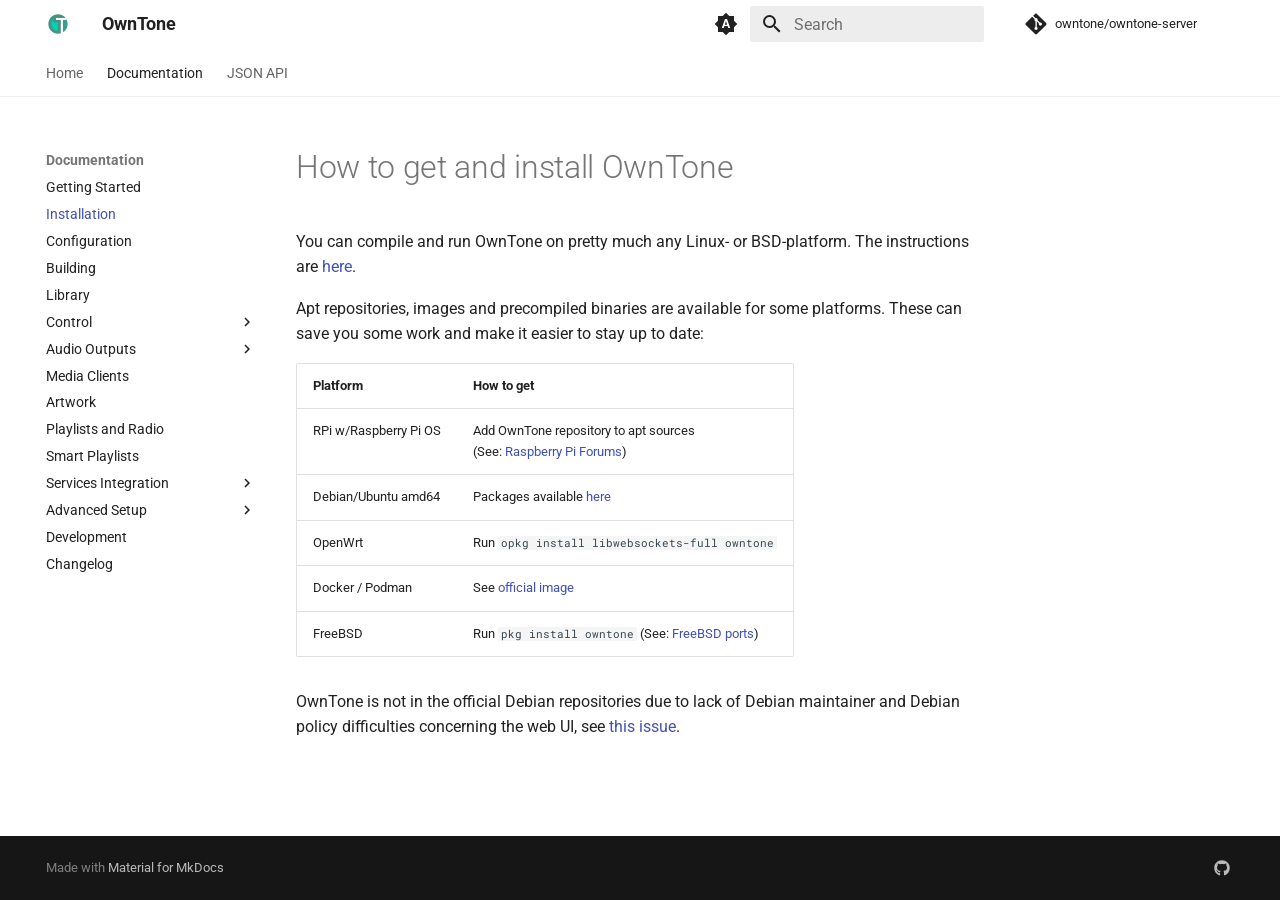
<file: installation/index.html>
<!doctype html><html lang=en class=no-js> <head><meta charset=utf-8><meta name=viewport content="width=device-width,initial-scale=1"><meta name=description content="Linux/FreeBSD DAAP (iTunes) and MPD media server with support for AirPlay devices (multiroom), Apple Remote (and compatibles), Chromecast, Spotify and internet radio. "><meta name=author content="OwnTone maintainers"><link href=https://owntone.github.io/owntone-server/installation/ rel=canonical><link href=../getting-started/ rel=prev><link href=../configuration/ rel=next><link rel=icon href=../assets/favicon.ico><meta name=generator content="mkdocs-1.6.1, mkdocs-material-9.7.7"><title>Installation - OwnTone</title><link rel=stylesheet href=../assets/stylesheets/main.ec1eaa64.min.css><link rel=stylesheet href=../assets/stylesheets/palette.ab4e12ef.min.css><link rel=preconnect href=https://fonts.gstatic.com crossorigin><link rel=stylesheet href="https://fonts.googleapis.com/css?family=Roboto:300,300i,400,400i,700,700i%7CRoboto+Mono:400,400i,700,700i&display=fallback"><style>:root{--md-text-font:"Roboto";--md-code-font:"Roboto Mono"}</style><link rel=stylesheet href=../assets/extra.css><script>__md_scope=new URL("..",location),__md_hash=e=>[...e].reduce(((e,_)=>(e<<5)-e+_.charCodeAt(0)),0),__md_get=(e,_=localStorage,t=__md_scope)=>JSON.parse(_.getItem(t.pathname+"."+e)),__md_set=(e,_,t=localStorage,a=__md_scope)=>{try{t.setItem(a.pathname+"."+e,JSON.stringify(_))}catch(e){}}</script></head> <body dir=ltr data-md-color-scheme=default data-md-color-primary=indigo data-md-color-accent=indigo> <input class=md-toggle data-md-toggle=drawer type=checkbox id=__drawer autocomplete=off> <input class=md-toggle data-md-toggle=search type=checkbox id=__search autocomplete=off> <label class=md-overlay for=__drawer></label> <div data-md-component=skip> <a href=#how-to-get-and-install-owntone class=md-skip> Skip to content </a> </div> <div data-md-component=announce> </div> <header class=md-header data-md-component=header> <nav class="md-header__inner md-grid" aria-label=Header> <a href=.. title=OwnTone class="md-header__button md-logo" aria-label=OwnTone data-md-component=logo> <img src=../assets/logo.svg alt=logo> </a> <label class="md-header__button md-icon" for=__drawer> <svg xmlns=http://www.w3.org/2000/svg viewbox="0 0 24 24"><path d="M3 6h18v2H3zm0 5h18v2H3zm0 5h18v2H3z"/></svg> </label> <div class=md-header__title data-md-component=header-title> <div class=md-header__ellipsis> <div class=md-header__topic> <span class=md-ellipsis> OwnTone </span> </div> <div class=md-header__topic data-md-component=header-topic> <span class=md-ellipsis> Installation </span> </div> </div> </div> <form class=md-header__option data-md-component=palette> <input class=md-option data-md-color-media=(prefers-color-scheme) data-md-color-scheme=default data-md-color-primary=indigo data-md-color-accent=indigo aria-label="Switch to light mode" type=radio name=__palette id=__palette_0> <label class="md-header__button md-icon" title="Switch to light mode" for=__palette_1 hidden> <svg xmlns=http://www.w3.org/2000/svg viewbox="0 0 24 24"><path d="m14.3 16-.7-2h-3.2l-.7 2H7.8L11 7h2l3.2 9zM20 8.69V4h-4.69L12 .69 8.69 4H4v4.69L.69 12 4 15.31V20h4.69L12 23.31 15.31 20H20v-4.69L23.31 12zm-9.15 3.96h2.3L12 9z"/></svg> </label> <input class=md-option data-md-color-media="(prefers-color-scheme: light)" data-md-color-scheme=default data-md-color-primary=white data-md-color-accent=teal aria-label="Switch to dark mode" type=radio name=__palette id=__palette_1> <label class="md-header__button md-icon" title="Switch to dark mode" for=__palette_2 hidden> <svg xmlns=http://www.w3.org/2000/svg viewbox="0 0 24 24"><path d="M12 8a4 4 0 0 0-4 4 4 4 0 0 0 4 4 4 4 0 0 0 4-4 4 4 0 0 0-4-4m0 10a6 6 0 0 1-6-6 6 6 0 0 1 6-6 6 6 0 0 1 6 6 6 6 0 0 1-6 6m8-9.31V4h-4.69L12 .69 8.69 4H4v4.69L.69 12 4 15.31V20h4.69L12 23.31 15.31 20H20v-4.69L23.31 12z"/></svg> </label> <input class=md-option data-md-color-media="(prefers-color-scheme: dark)" data-md-color-scheme=slate data-md-color-primary=black data-md-color-accent=teal aria-label="Switch to system preference" type=radio name=__palette id=__palette_2> <label class="md-header__button md-icon" title="Switch to system preference" for=__palette_0 hidden> <svg xmlns=http://www.w3.org/2000/svg viewbox="0 0 24 24"><path d="M12 18c-.89 0-1.74-.2-2.5-.55C11.56 16.5 13 14.42 13 12s-1.44-4.5-3.5-5.45C10.26 6.2 11.11 6 12 6a6 6 0 0 1 6 6 6 6 0 0 1-6 6m8-9.31V4h-4.69L12 .69 8.69 4H4v4.69L.69 12 4 15.31V20h4.69L12 23.31 15.31 20H20v-4.69L23.31 12z"/></svg> </label> </form> <script>var palette=__md_get("__palette");if(palette&&palette.color){if("(prefers-color-scheme)"===palette.color.media){var media=matchMedia("(prefers-color-scheme: light)"),input=document.querySelector(media.matches?"[data-md-color-media='(prefers-color-scheme: light)']":"[data-md-color-media='(prefers-color-scheme: dark)']");palette.color.media=input.getAttribute("data-md-color-media"),palette.color.scheme=input.getAttribute("data-md-color-scheme"),palette.color.primary=input.getAttribute("data-md-color-primary"),palette.color.accent=input.getAttribute("data-md-color-accent")}for(var[key,value]of Object.entries(palette.color))document.body.setAttribute("data-md-color-"+key,value)}</script> <label class="md-header__button md-icon" for=__search> <svg xmlns=http://www.w3.org/2000/svg viewbox="0 0 24 24"><path d="M9.5 3A6.5 6.5 0 0 1 16 9.5c0 1.61-.59 3.09-1.56 4.23l.27.27h.79l5 5-1.5 1.5-5-5v-.79l-.27-.27A6.52 6.52 0 0 1 9.5 16 6.5 6.5 0 0 1 3 9.5 6.5 6.5 0 0 1 9.5 3m0 2C7 5 5 7 5 9.5S7 14 9.5 14 14 12 14 9.5 12 5 9.5 5"/></svg> </label> <div class=md-search data-md-component=search role=dialog> <label class=md-search__overlay for=__search></label> <div class=md-search__inner role=search> <form class=md-search__form name=search> <input type=text class=md-search__input name=query aria-label=Search placeholder=Search autocapitalize=off autocorrect=off autocomplete=off spellcheck=false data-md-component=search-query required> <label class="md-search__icon md-icon" for=__search> <svg xmlns=http://www.w3.org/2000/svg viewbox="0 0 24 24"><path d="M9.5 3A6.5 6.5 0 0 1 16 9.5c0 1.61-.59 3.09-1.56 4.23l.27.27h.79l5 5-1.5 1.5-5-5v-.79l-.27-.27A6.52 6.52 0 0 1 9.5 16 6.5 6.5 0 0 1 3 9.5 6.5 6.5 0 0 1 9.5 3m0 2C7 5 5 7 5 9.5S7 14 9.5 14 14 12 14 9.5 12 5 9.5 5"/></svg> <svg xmlns=http://www.w3.org/2000/svg viewbox="0 0 24 24"><path d="M20 11v2H8l5.5 5.5-1.42 1.42L4.16 12l7.92-7.92L13.5 5.5 8 11z"/></svg> </label> <nav class=md-search__options aria-label=Search> <button type=reset class="md-search__icon md-icon" title=Clear aria-label=Clear tabindex=-1> <svg xmlns=http://www.w3.org/2000/svg viewbox="0 0 24 24"><path d="M19 6.41 17.59 5 12 10.59 6.41 5 5 6.41 10.59 12 5 17.59 6.41 19 12 13.41 17.59 19 19 17.59 13.41 12z"/></svg> </button> </nav> </form> <div class=md-search__output> <div class=md-search__scrollwrap tabindex=0 data-md-scrollfix> <div class=md-search-result data-md-component=search-result> <div class=md-search-result__meta> Initializing search </div> <ol class=md-search-result__list role=presentation></ol> </div> </div> </div> </div> </div> <div class=md-header__source> <a href=https://github.com/owntone/owntone-server title="Go to repository" class=md-source data-md-component=source> <div class="md-source__icon md-icon"> <svg xmlns=http://www.w3.org/2000/svg viewbox="0 0 448 512"><!-- Font Awesome Free 7.1.0 by @fontawesome - https://fontawesome.com License - https://fontawesome.com/license/free (Icons: CC BY 4.0, Fonts: SIL OFL 1.1, Code: MIT License) Copyright 2025 Fonticons, Inc.--><path d="M439.6 236.1 244 40.5c-5.4-5.5-12.8-8.5-20.4-8.5s-15 3-20.4 8.4L162.5 81l51.5 51.5c27.1-9.1 52.7 16.8 43.4 43.7l49.7 49.7c34.2-11.8 61.2 31 35.5 56.7-26.5 26.5-70.2-2.9-56-37.3L240.3 199v121.9c25.3 12.5 22.3 41.8 9.1 55-6.4 6.4-15.2 10.1-24.3 10.1s-17.8-3.6-24.3-10.1c-17.6-17.6-11.1-46.9 11.2-56v-123c-20.8-8.5-24.6-30.7-18.6-45L142.6 101 8.5 235.1C3 240.6 0 247.9 0 255.5s3 15 8.5 20.4l195.6 195.7c5.4 5.4 12.7 8.4 20.4 8.4s15-3 20.4-8.4l194.7-194.7c5.4-5.4 8.4-12.8 8.4-20.4s-3-15-8.4-20.4"/></svg> </div> <div class=md-source__repository> owntone/owntone-server </div> </a> </div> </nav> </header> <div class=md-container data-md-component=container> <nav class=md-tabs aria-label=Tabs data-md-component=tabs> <div class=md-grid> <ul class=md-tabs__list> <li class=md-tabs__item> <a href=.. class=md-tabs__link> Home </a> </li> <li class="md-tabs__item md-tabs__item--active"> <a href=../getting-started/ class=md-tabs__link> Documentation </a> </li> <li class=md-tabs__item> <a href=../json-api/ class=md-tabs__link> JSON API </a> </li> </ul> </div> </nav> <main class=md-main data-md-component=main> <div class="md-main__inner md-grid"> <div class="md-sidebar md-sidebar--primary" data-md-component=sidebar data-md-type=navigation> <div class=md-sidebar__scrollwrap> <div class=md-sidebar__inner> <nav class="md-nav md-nav--primary md-nav--lifted" aria-label=Navigation data-md-level=0> <label class=md-nav__title for=__drawer> <a href=.. title=OwnTone class="md-nav__button md-logo" aria-label=OwnTone data-md-component=logo> <img src=../assets/logo.svg alt=logo> </a> OwnTone </label> <div class=md-nav__source> <a href=https://github.com/owntone/owntone-server title="Go to repository" class=md-source data-md-component=source> <div class="md-source__icon md-icon"> <svg xmlns=http://www.w3.org/2000/svg viewbox="0 0 448 512"><!-- Font Awesome Free 7.1.0 by @fontawesome - https://fontawesome.com License - https://fontawesome.com/license/free (Icons: CC BY 4.0, Fonts: SIL OFL 1.1, Code: MIT License) Copyright 2025 Fonticons, Inc.--><path d="M439.6 236.1 244 40.5c-5.4-5.5-12.8-8.5-20.4-8.5s-15 3-20.4 8.4L162.5 81l51.5 51.5c27.1-9.1 52.7 16.8 43.4 43.7l49.7 49.7c34.2-11.8 61.2 31 35.5 56.7-26.5 26.5-70.2-2.9-56-37.3L240.3 199v121.9c25.3 12.5 22.3 41.8 9.1 55-6.4 6.4-15.2 10.1-24.3 10.1s-17.8-3.6-24.3-10.1c-17.6-17.6-11.1-46.9 11.2-56v-123c-20.8-8.5-24.6-30.7-18.6-45L142.6 101 8.5 235.1C3 240.6 0 247.9 0 255.5s3 15 8.5 20.4l195.6 195.7c5.4 5.4 12.7 8.4 20.4 8.4s15-3 20.4-8.4l194.7-194.7c5.4-5.4 8.4-12.8 8.4-20.4s-3-15-8.4-20.4"/></svg> </div> <div class=md-source__repository> owntone/owntone-server </div> </a> </div> <ul class=md-nav__list data-md-scrollfix> <li class=md-nav__item> <a href=.. class=md-nav__link> <span class=md-ellipsis> Home </span> </a> </li> <li class="md-nav__item md-nav__item--active md-nav__item--section md-nav__item--nested"> <input class="md-nav__toggle md-toggle " type=checkbox id=__nav_2 checked> <label class=md-nav__link for=__nav_2 id=__nav_2_label tabindex> <span class=md-ellipsis> Documentation </span> <span class="md-nav__icon md-icon"></span> </label> <nav class=md-nav data-md-level=1 aria-labelledby=__nav_2_label aria-expanded=true> <label class=md-nav__title for=__nav_2> <span class="md-nav__icon md-icon"></span> Documentation </label> <ul class=md-nav__list data-md-scrollfix> <li class=md-nav__item> <a href=../getting-started/ class=md-nav__link> <span class=md-ellipsis> Getting Started </span> </a> </li> <li class="md-nav__item md-nav__item--active"> <input class="md-nav__toggle md-toggle" type=checkbox id=__toc> <a href=./ class="md-nav__link md-nav__link--active"> <span class=md-ellipsis> Installation </span> </a> </li> <li class=md-nav__item> <a href=../configuration/ class=md-nav__link> <span class=md-ellipsis> Configuration </span> </a> </li> <li class=md-nav__item> <a href=../building/ class=md-nav__link> <span class=md-ellipsis> Building </span> </a> </li> <li class=md-nav__item> <a href=../library/ class=md-nav__link> <span class=md-ellipsis> Library </span> </a> </li> <li class="md-nav__item md-nav__item--nested"> <input class="md-nav__toggle md-toggle " type=checkbox id=__nav_2_6> <label class=md-nav__link for=__nav_2_6 id=__nav_2_6_label tabindex=0> <span class=md-ellipsis> Control </span> <span class="md-nav__icon md-icon"></span> </label> <nav class=md-nav data-md-level=2 aria-labelledby=__nav_2_6_label aria-expanded=false> <label class=md-nav__title for=__nav_2_6> <span class="md-nav__icon md-icon"></span> Control </label> <ul class=md-nav__list data-md-scrollfix> <li class=md-nav__item> <a href=../control-clients/mobile/ class=md-nav__link> <span class=md-ellipsis> Mobile Device </span> </a> </li> <li class=md-nav__item> <a href=../control-clients/desktop/ class=md-nav__link> <span class=md-ellipsis> Desktop </span> </a> </li> <li class=md-nav__item> <a href=../control-clients/web/ class=md-nav__link> <span class=md-ellipsis> Browser </span> </a> </li> <li class=md-nav__item> <a href=../control-clients/cli-api/ class=md-nav__link> <span class=md-ellipsis> API and CLI </span> </a> </li> <li class=md-nav__item> <a href=../control-clients/smartwatch/ class=md-nav__link> <span class=md-ellipsis> Smartwatch </span> </a> </li> </ul> </nav> </li> <li class="md-nav__item md-nav__item--nested"> <input class="md-nav__toggle md-toggle " type=checkbox id=__nav_2_7> <label class=md-nav__link for=__nav_2_7 id=__nav_2_7_label tabindex=0> <span class=md-ellipsis> Audio Outputs </span> <span class="md-nav__icon md-icon"></span> </label> <nav class=md-nav data-md-level=2 aria-labelledby=__nav_2_7_label aria-expanded=false> <label class=md-nav__title for=__nav_2_7> <span class="md-nav__icon md-icon"></span> Audio Outputs </label> <ul class=md-nav__list data-md-scrollfix> <li class=md-nav__item> <a href=../audio-outputs/airplay/ class=md-nav__link> <span class=md-ellipsis> AirPlay </span> </a> </li> <li class=md-nav__item> <a href=../audio-outputs/chromecast/ class=md-nav__link> <span class=md-ellipsis> Chromecast </span> </a> </li> <li class=md-nav__item> <a href=../audio-outputs/local-audio/ class=md-nav__link> <span class=md-ellipsis> Local Audio </span> </a> </li> <li class=md-nav__item> <a href=../audio-outputs/mobile/ class=md-nav__link> <span class=md-ellipsis> Mobile Device </span> </a> </li> <li class=md-nav__item> <a href=../audio-outputs/web/ class=md-nav__link> <span class=md-ellipsis> Web </span> </a> </li> <li class=md-nav__item> <a href=../audio-outputs/roku/ class=md-nav__link> <span class=md-ellipsis> Roku </span> </a> </li> <li class=md-nav__item> <a href=../audio-outputs/streaming/ class=md-nav__link> <span class=md-ellipsis> Streaming </span> </a> </li> </ul> </nav> </li> <li class=md-nav__item> <a href=../media-clients/ class=md-nav__link> <span class=md-ellipsis> Media Clients </span> </a> </li> <li class=md-nav__item> <a href=../artwork/ class=md-nav__link> <span class=md-ellipsis> Artwork </span> </a> </li> <li class=md-nav__item> <a href=../playlists/ class=md-nav__link> <span class=md-ellipsis> Playlists and Radio </span> </a> </li> <li class=md-nav__item> <a href=../smart-playlists/ class=md-nav__link> <span class=md-ellipsis> Smart Playlists </span> </a> </li> <li class="md-nav__item md-nav__item--nested"> <input class="md-nav__toggle md-toggle " type=checkbox id=__nav_2_12> <label class=md-nav__link for=__nav_2_12 id=__nav_2_12_label tabindex=0> <span class=md-ellipsis> Services Integration </span> <span class="md-nav__icon md-icon"></span> </label> <nav class=md-nav data-md-level=2 aria-labelledby=__nav_2_12_label aria-expanded=false> <label class=md-nav__title for=__nav_2_12> <span class="md-nav__icon md-icon"></span> Services Integration </label> <ul class=md-nav__list data-md-scrollfix> <li class=md-nav__item> <a href=../integrations/spotify/ class=md-nav__link> <span class=md-ellipsis> Spotify </span> </a> </li> <li class=md-nav__item> <a href=../integrations/lastfm/ class=md-nav__link> <span class=md-ellipsis> LastFM </span> </a> </li> </ul> </nav> </li> <li class="md-nav__item md-nav__item--nested"> <input class="md-nav__toggle md-toggle " type=checkbox id=__nav_2_13> <label class=md-nav__link for=__nav_2_13 id=__nav_2_13_label tabindex=0> <span class=md-ellipsis> Advanced Setup </span> <span class="md-nav__icon md-icon"></span> </label> <nav class=md-nav data-md-level=2 aria-labelledby=__nav_2_13_label aria-expanded=false> <label class=md-nav__title for=__nav_2_13> <span class="md-nav__icon md-icon"></span> Advanced Setup </label> <ul class=md-nav__list data-md-scrollfix> <li class=md-nav__item> <a href=../advanced/outputs-alsa/ class=md-nav__link> <span class=md-ellipsis> ALSA </span> </a> </li> <li class=md-nav__item> <a href=../advanced/outputs-pulse/ class=md-nav__link> <span class=md-ellipsis> PulseAudio </span> </a> </li> <li class=md-nav__item> <a href=../advanced/radio-streams/ class=md-nav__link> <span class=md-ellipsis> Radio Streams </span> </a> </li> <li class=md-nav__item> <a href=../advanced/remote-access/ class=md-nav__link> <span class=md-ellipsis> Remote Access </span> </a> </li> <li class=md-nav__item> <a href=../advanced/multiple-instances/ class=md-nav__link> <span class=md-ellipsis> Multiple Instances </span> </a> </li> </ul> </nav> </li> <li class=md-nav__item> <a href=../development/ class=md-nav__link> <span class=md-ellipsis> Development </span> </a> </li> <li class=md-nav__item> <a href=../changelog/ class=md-nav__link> <span class=md-ellipsis> Changelog </span> </a> </li> </ul> </nav> </li> <li class=md-nav__item> <a href=../json-api/ class=md-nav__link> <span class=md-ellipsis> JSON API </span> </a> </li> </ul> </nav> </div> </div> </div> <div class="md-sidebar md-sidebar--secondary" data-md-component=sidebar data-md-type=toc> <div class=md-sidebar__scrollwrap> <div class=md-sidebar__inner> <nav class="md-nav md-nav--secondary" aria-label="Table of contents"> </nav> </div> </div> </div> <div class=md-content data-md-component=content> <article class="md-content__inner md-typeset"> <h1 id=how-to-get-and-install-owntone>How to get and install OwnTone<a class=headerlink href=#how-to-get-and-install-owntone title="Permanent link">&para;</a></h1> <p>You can compile and run OwnTone on pretty much any Linux- or BSD-platform. The instructions are <a href=../building/ >here</a>.</p> <p>Apt repositories, images and precompiled binaries are available for some platforms. These can save you some work and make it easier to stay up to date:</p> <table> <thead> <tr> <th>Platform</th> <th>How to get</th> </tr> </thead> <tbody> <tr> <td>RPi w/Raspberry Pi OS</td> <td>Add OwnTone repository to apt sources<br>(See: <a href="http://www.raspberrypi.org/phpBB3/viewtopic.php?t=49928">Raspberry Pi Forums</a>)</td> </tr> <tr> <td>Debian/Ubuntu amd64</td> <td>Packages available <a href=https://github.com/owntone/owntone-debian/releases>here</a></td> </tr> <tr> <td>OpenWrt</td> <td>Run <code>opkg install libwebsockets-full owntone</code></td> </tr> <tr> <td>Docker / Podman</td> <td>See <a href=https://github.com/owntone/owntone-container>official image</a></td> </tr> <tr> <td>FreeBSD</td> <td>Run <code>pkg install owntone</code> (See: <a href=https://cgit.freebsd.org/ports/tree/audio/owntone>FreeBSD ports</a>)</td> </tr> </tbody> </table> <p>OwnTone is not in the official Debian repositories due to lack of Debian maintainer and Debian policy difficulties concerning the web UI, see <a href=https://github.com/owntone/owntone-server/issues/552>this issue</a>.</p> </article> </div> <script>var target=document.getElementById(location.hash.slice(1));target&&target.name&&(target.checked=target.name.startsWith("__tabbed_"))</script> </div> <button type=button class="md-top md-icon" data-md-component=top hidden> <svg xmlns=http://www.w3.org/2000/svg viewbox="0 0 24 24"><path d="M13 20h-2V8l-5.5 5.5-1.42-1.42L12 4.16l7.92 7.92-1.42 1.42L13 8z"/></svg> Back to top </button> </main> <footer class=md-footer> <div class="md-footer-meta md-typeset"> <div class="md-footer-meta__inner md-grid"> <div class=md-copyright> Made with <a href=https://squidfunk.github.io/mkdocs-material/ target=_blank rel=noopener> Material for MkDocs </a> </div> <div class=md-social> <a href=https://github.com/owntone/owntone-server target=_blank rel=noopener title=github.com class=md-social__link> <svg xmlns=http://www.w3.org/2000/svg viewbox="0 0 512 512"><!-- Font Awesome Free 7.1.0 by @fontawesome - https://fontawesome.com License - https://fontawesome.com/license/free (Icons: CC BY 4.0, Fonts: SIL OFL 1.1, Code: MIT License) Copyright 2025 Fonticons, Inc.--><path d="M173.9 397.4c0 2-2.3 3.6-5.2 3.6-3.3.3-5.6-1.3-5.6-3.6 0-2 2.3-3.6 5.2-3.6 3-.3 5.6 1.3 5.6 3.6m-31.1-4.5c-.7 2 1.3 4.3 4.3 4.9 2.6 1 5.6 0 6.2-2s-1.3-4.3-4.3-5.2c-2.6-.7-5.5.3-6.2 2.3m44.2-1.7c-2.9.7-4.9 2.6-4.6 4.9.3 2 2.9 3.3 5.9 2.6 2.9-.7 4.9-2.6 4.6-4.6-.3-1.9-3-3.2-5.9-2.9M252.8 8C114.1 8 8 113.3 8 252c0 110.9 69.8 205.8 169.5 239.2 12.8 2.3 17.3-5.6 17.3-12.1 0-6.2-.3-40.4-.3-61.4 0 0-70 15-84.7-29.8 0 0-11.4-29.1-27.8-36.6 0 0-22.9-15.7 1.6-15.4 0 0 24.9 2 38.6 25.8 21.9 38.6 58.6 27.5 72.9 20.9 2.3-16 8.8-27.1 16-33.7-55.9-6.2-112.3-14.3-112.3-110.5 0-27.5 7.6-41.3 23.6-58.9-2.6-6.5-11.1-33.3 2.6-67.9 20.9-6.5 69 27 69 27 20-5.6 41.5-8.5 62.8-8.5s42.8 2.9 62.8 8.5c0 0 48.1-33.6 69-27 13.7 34.7 5.2 61.4 2.6 67.9 16 17.7 25.8 31.5 25.8 58.9 0 96.5-58.9 104.2-114.8 110.5 9.2 7.9 17 22.9 17 46.4 0 33.7-.3 75.4-.3 83.6 0 6.5 4.6 14.4 17.3 12.1C436.2 457.8 504 362.9 504 252 504 113.3 391.5 8 252.8 8M105.2 352.9c-1.3 1-1 3.3.7 5.2 1.6 1.6 3.9 2.3 5.2 1 1.3-1 1-3.3-.7-5.2-1.6-1.6-3.9-2.3-5.2-1m-10.8-8.1c-.7 1.3.3 2.9 2.3 3.9 1.6 1 3.6.7 4.3-.7.7-1.3-.3-2.9-2.3-3.9-2-.6-3.6-.3-4.3.7m32.4 35.6c-1.6 1.3-1 4.3 1.3 6.2 2.3 2.3 5.2 2.6 6.5 1 1.3-1.3.7-4.3-1.3-6.2-2.2-2.3-5.2-2.6-6.5-1m-11.4-14.7c-1.6 1-1.6 3.6 0 5.9s4.3 3.3 5.6 2.3c1.6-1.3 1.6-3.9 0-6.2-1.4-2.3-4-3.3-5.6-2"/></svg> </a> </div> </div> </div> </footer> </div> <div class=md-dialog data-md-component=dialog> <div class="md-dialog__inner md-typeset"></div> </div> <script id=__config type=application/json>{"annotate": null, "base": "..", "features": ["navigation.tabs", "navigation.top"], "search": "../assets/javascripts/workers/search.2c215733.min.js", "tags": null, "translations": {"clipboard.copied": "Copied to clipboard", "clipboard.copy": "Copy to clipboard", "search.result.more.one": "1 more on this page", "search.result.more.other": "# more on this page", "search.result.none": "No matching documents", "search.result.one": "1 matching document", "search.result.other": "# matching documents", "search.result.placeholder": "Type to start searching", "search.result.term.missing": "Missing", "select.version": "Select version"}, "version": null}</script> <script src=../assets/javascripts/bundle.d7400e89.min.js></script> <script src=../assets/extra.js></script> </body> </html>
</file>
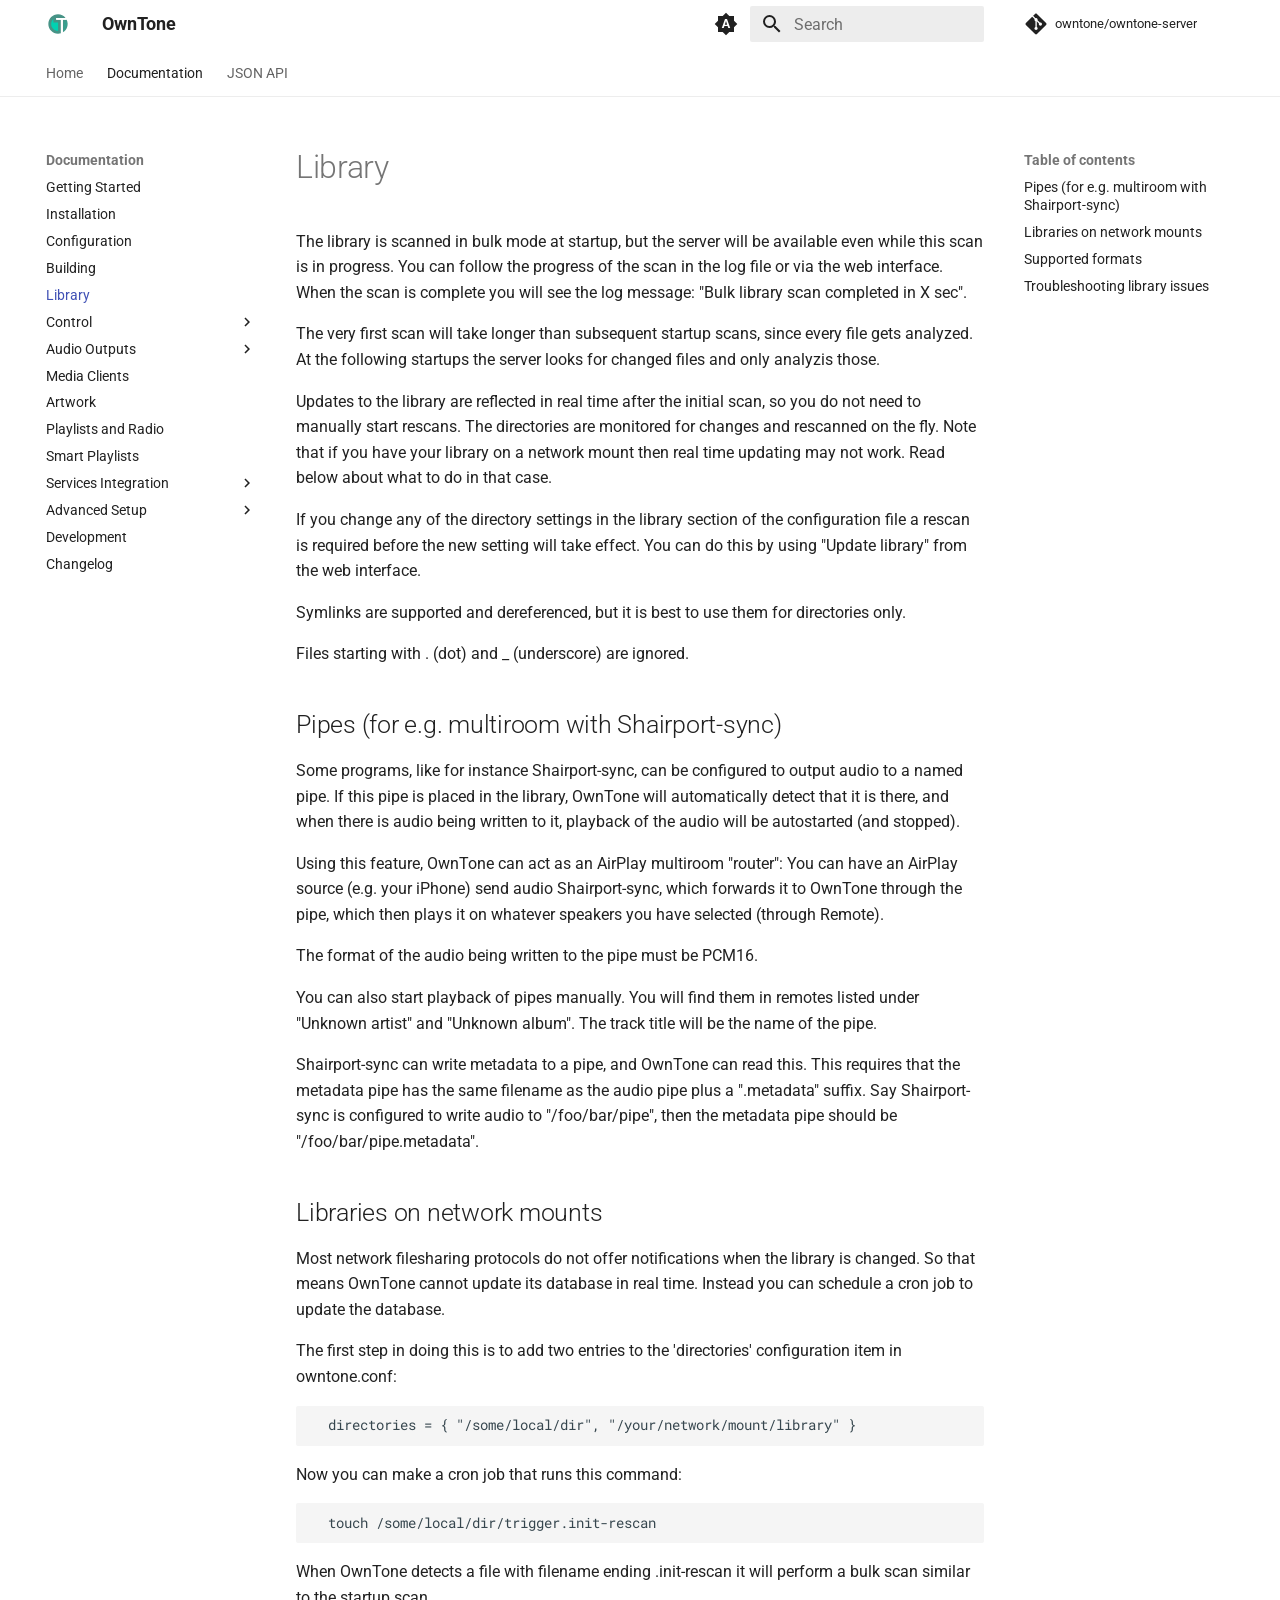
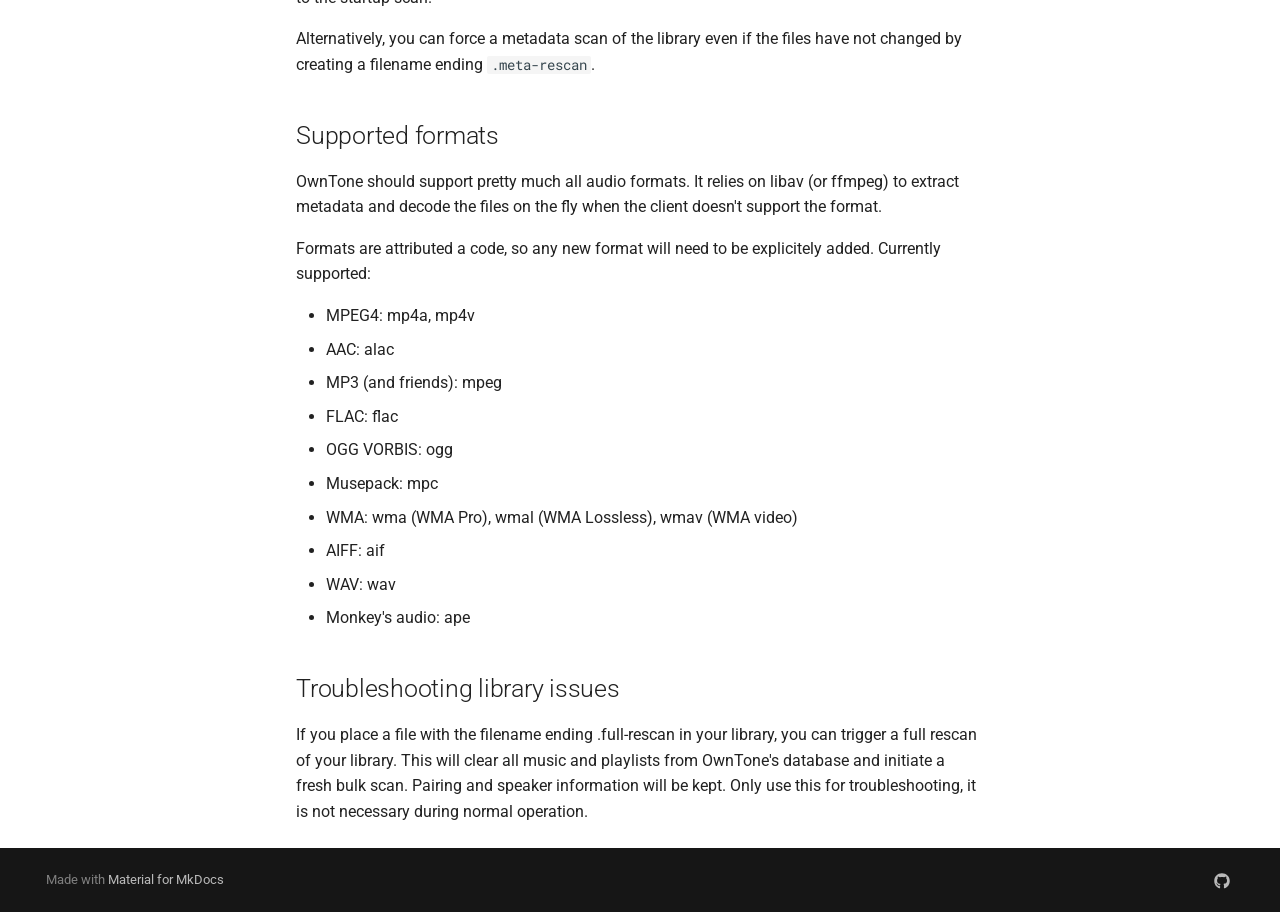
<file: library/index.html>
<!doctype html><html lang=en class=no-js> <head><meta charset=utf-8><meta name=viewport content="width=device-width,initial-scale=1"><meta name=description content="Linux/FreeBSD DAAP (iTunes) and MPD media server with support for AirPlay devices (multiroom), Apple Remote (and compatibles), Chromecast, Spotify and internet radio. "><meta name=author content="OwnTone maintainers"><link href=https://owntone.github.io/owntone-server/library/ rel=canonical><link href=../building/ rel=prev><link href=../control-clients/mobile/ rel=next><link rel=icon href=../assets/favicon.ico><meta name=generator content="mkdocs-1.6.1, mkdocs-material-9.7.7"><title>Library - OwnTone</title><link rel=stylesheet href=../assets/stylesheets/main.ec1eaa64.min.css><link rel=stylesheet href=../assets/stylesheets/palette.ab4e12ef.min.css><link rel=preconnect href=https://fonts.gstatic.com crossorigin><link rel=stylesheet href="https://fonts.googleapis.com/css?family=Roboto:300,300i,400,400i,700,700i%7CRoboto+Mono:400,400i,700,700i&display=fallback"><style>:root{--md-text-font:"Roboto";--md-code-font:"Roboto Mono"}</style><link rel=stylesheet href=../assets/extra.css><script>__md_scope=new URL("..",location),__md_hash=e=>[...e].reduce(((e,_)=>(e<<5)-e+_.charCodeAt(0)),0),__md_get=(e,_=localStorage,t=__md_scope)=>JSON.parse(_.getItem(t.pathname+"."+e)),__md_set=(e,_,t=localStorage,a=__md_scope)=>{try{t.setItem(a.pathname+"."+e,JSON.stringify(_))}catch(e){}}</script></head> <body dir=ltr data-md-color-scheme=default data-md-color-primary=indigo data-md-color-accent=indigo> <input class=md-toggle data-md-toggle=drawer type=checkbox id=__drawer autocomplete=off> <input class=md-toggle data-md-toggle=search type=checkbox id=__search autocomplete=off> <label class=md-overlay for=__drawer></label> <div data-md-component=skip> <a href=#library class=md-skip> Skip to content </a> </div> <div data-md-component=announce> </div> <header class=md-header data-md-component=header> <nav class="md-header__inner md-grid" aria-label=Header> <a href=.. title=OwnTone class="md-header__button md-logo" aria-label=OwnTone data-md-component=logo> <img src=../assets/logo.svg alt=logo> </a> <label class="md-header__button md-icon" for=__drawer> <svg xmlns=http://www.w3.org/2000/svg viewbox="0 0 24 24"><path d="M3 6h18v2H3zm0 5h18v2H3zm0 5h18v2H3z"/></svg> </label> <div class=md-header__title data-md-component=header-title> <div class=md-header__ellipsis> <div class=md-header__topic> <span class=md-ellipsis> OwnTone </span> </div> <div class=md-header__topic data-md-component=header-topic> <span class=md-ellipsis> Library </span> </div> </div> </div> <form class=md-header__option data-md-component=palette> <input class=md-option data-md-color-media=(prefers-color-scheme) data-md-color-scheme=default data-md-color-primary=indigo data-md-color-accent=indigo aria-label="Switch to light mode" type=radio name=__palette id=__palette_0> <label class="md-header__button md-icon" title="Switch to light mode" for=__palette_1 hidden> <svg xmlns=http://www.w3.org/2000/svg viewbox="0 0 24 24"><path d="m14.3 16-.7-2h-3.2l-.7 2H7.8L11 7h2l3.2 9zM20 8.69V4h-4.69L12 .69 8.69 4H4v4.69L.69 12 4 15.31V20h4.69L12 23.31 15.31 20H20v-4.69L23.31 12zm-9.15 3.96h2.3L12 9z"/></svg> </label> <input class=md-option data-md-color-media="(prefers-color-scheme: light)" data-md-color-scheme=default data-md-color-primary=white data-md-color-accent=teal aria-label="Switch to dark mode" type=radio name=__palette id=__palette_1> <label class="md-header__button md-icon" title="Switch to dark mode" for=__palette_2 hidden> <svg xmlns=http://www.w3.org/2000/svg viewbox="0 0 24 24"><path d="M12 8a4 4 0 0 0-4 4 4 4 0 0 0 4 4 4 4 0 0 0 4-4 4 4 0 0 0-4-4m0 10a6 6 0 0 1-6-6 6 6 0 0 1 6-6 6 6 0 0 1 6 6 6 6 0 0 1-6 6m8-9.31V4h-4.69L12 .69 8.69 4H4v4.69L.69 12 4 15.31V20h4.69L12 23.31 15.31 20H20v-4.69L23.31 12z"/></svg> </label> <input class=md-option data-md-color-media="(prefers-color-scheme: dark)" data-md-color-scheme=slate data-md-color-primary=black data-md-color-accent=teal aria-label="Switch to system preference" type=radio name=__palette id=__palette_2> <label class="md-header__button md-icon" title="Switch to system preference" for=__palette_0 hidden> <svg xmlns=http://www.w3.org/2000/svg viewbox="0 0 24 24"><path d="M12 18c-.89 0-1.74-.2-2.5-.55C11.56 16.5 13 14.42 13 12s-1.44-4.5-3.5-5.45C10.26 6.2 11.11 6 12 6a6 6 0 0 1 6 6 6 6 0 0 1-6 6m8-9.31V4h-4.69L12 .69 8.69 4H4v4.69L.69 12 4 15.31V20h4.69L12 23.31 15.31 20H20v-4.69L23.31 12z"/></svg> </label> </form> <script>var palette=__md_get("__palette");if(palette&&palette.color){if("(prefers-color-scheme)"===palette.color.media){var media=matchMedia("(prefers-color-scheme: light)"),input=document.querySelector(media.matches?"[data-md-color-media='(prefers-color-scheme: light)']":"[data-md-color-media='(prefers-color-scheme: dark)']");palette.color.media=input.getAttribute("data-md-color-media"),palette.color.scheme=input.getAttribute("data-md-color-scheme"),palette.color.primary=input.getAttribute("data-md-color-primary"),palette.color.accent=input.getAttribute("data-md-color-accent")}for(var[key,value]of Object.entries(palette.color))document.body.setAttribute("data-md-color-"+key,value)}</script> <label class="md-header__button md-icon" for=__search> <svg xmlns=http://www.w3.org/2000/svg viewbox="0 0 24 24"><path d="M9.5 3A6.5 6.5 0 0 1 16 9.5c0 1.61-.59 3.09-1.56 4.23l.27.27h.79l5 5-1.5 1.5-5-5v-.79l-.27-.27A6.52 6.52 0 0 1 9.5 16 6.5 6.5 0 0 1 3 9.5 6.5 6.5 0 0 1 9.5 3m0 2C7 5 5 7 5 9.5S7 14 9.5 14 14 12 14 9.5 12 5 9.5 5"/></svg> </label> <div class=md-search data-md-component=search role=dialog> <label class=md-search__overlay for=__search></label> <div class=md-search__inner role=search> <form class=md-search__form name=search> <input type=text class=md-search__input name=query aria-label=Search placeholder=Search autocapitalize=off autocorrect=off autocomplete=off spellcheck=false data-md-component=search-query required> <label class="md-search__icon md-icon" for=__search> <svg xmlns=http://www.w3.org/2000/svg viewbox="0 0 24 24"><path d="M9.5 3A6.5 6.5 0 0 1 16 9.5c0 1.61-.59 3.09-1.56 4.23l.27.27h.79l5 5-1.5 1.5-5-5v-.79l-.27-.27A6.52 6.52 0 0 1 9.5 16 6.5 6.5 0 0 1 3 9.5 6.5 6.5 0 0 1 9.5 3m0 2C7 5 5 7 5 9.5S7 14 9.5 14 14 12 14 9.5 12 5 9.5 5"/></svg> <svg xmlns=http://www.w3.org/2000/svg viewbox="0 0 24 24"><path d="M20 11v2H8l5.5 5.5-1.42 1.42L4.16 12l7.92-7.92L13.5 5.5 8 11z"/></svg> </label> <nav class=md-search__options aria-label=Search> <button type=reset class="md-search__icon md-icon" title=Clear aria-label=Clear tabindex=-1> <svg xmlns=http://www.w3.org/2000/svg viewbox="0 0 24 24"><path d="M19 6.41 17.59 5 12 10.59 6.41 5 5 6.41 10.59 12 5 17.59 6.41 19 12 13.41 17.59 19 19 17.59 13.41 12z"/></svg> </button> </nav> </form> <div class=md-search__output> <div class=md-search__scrollwrap tabindex=0 data-md-scrollfix> <div class=md-search-result data-md-component=search-result> <div class=md-search-result__meta> Initializing search </div> <ol class=md-search-result__list role=presentation></ol> </div> </div> </div> </div> </div> <div class=md-header__source> <a href=https://github.com/owntone/owntone-server title="Go to repository" class=md-source data-md-component=source> <div class="md-source__icon md-icon"> <svg xmlns=http://www.w3.org/2000/svg viewbox="0 0 448 512"><!-- Font Awesome Free 7.1.0 by @fontawesome - https://fontawesome.com License - https://fontawesome.com/license/free (Icons: CC BY 4.0, Fonts: SIL OFL 1.1, Code: MIT License) Copyright 2025 Fonticons, Inc.--><path d="M439.6 236.1 244 40.5c-5.4-5.5-12.8-8.5-20.4-8.5s-15 3-20.4 8.4L162.5 81l51.5 51.5c27.1-9.1 52.7 16.8 43.4 43.7l49.7 49.7c34.2-11.8 61.2 31 35.5 56.7-26.5 26.5-70.2-2.9-56-37.3L240.3 199v121.9c25.3 12.5 22.3 41.8 9.1 55-6.4 6.4-15.2 10.1-24.3 10.1s-17.8-3.6-24.3-10.1c-17.6-17.6-11.1-46.9 11.2-56v-123c-20.8-8.5-24.6-30.7-18.6-45L142.6 101 8.5 235.1C3 240.6 0 247.9 0 255.5s3 15 8.5 20.4l195.6 195.7c5.4 5.4 12.7 8.4 20.4 8.4s15-3 20.4-8.4l194.7-194.7c5.4-5.4 8.4-12.8 8.4-20.4s-3-15-8.4-20.4"/></svg> </div> <div class=md-source__repository> owntone/owntone-server </div> </a> </div> </nav> </header> <div class=md-container data-md-component=container> <nav class=md-tabs aria-label=Tabs data-md-component=tabs> <div class=md-grid> <ul class=md-tabs__list> <li class=md-tabs__item> <a href=.. class=md-tabs__link> Home </a> </li> <li class="md-tabs__item md-tabs__item--active"> <a href=../getting-started/ class=md-tabs__link> Documentation </a> </li> <li class=md-tabs__item> <a href=../json-api/ class=md-tabs__link> JSON API </a> </li> </ul> </div> </nav> <main class=md-main data-md-component=main> <div class="md-main__inner md-grid"> <div class="md-sidebar md-sidebar--primary" data-md-component=sidebar data-md-type=navigation> <div class=md-sidebar__scrollwrap> <div class=md-sidebar__inner> <nav class="md-nav md-nav--primary md-nav--lifted" aria-label=Navigation data-md-level=0> <label class=md-nav__title for=__drawer> <a href=.. title=OwnTone class="md-nav__button md-logo" aria-label=OwnTone data-md-component=logo> <img src=../assets/logo.svg alt=logo> </a> OwnTone </label> <div class=md-nav__source> <a href=https://github.com/owntone/owntone-server title="Go to repository" class=md-source data-md-component=source> <div class="md-source__icon md-icon"> <svg xmlns=http://www.w3.org/2000/svg viewbox="0 0 448 512"><!-- Font Awesome Free 7.1.0 by @fontawesome - https://fontawesome.com License - https://fontawesome.com/license/free (Icons: CC BY 4.0, Fonts: SIL OFL 1.1, Code: MIT License) Copyright 2025 Fonticons, Inc.--><path d="M439.6 236.1 244 40.5c-5.4-5.5-12.8-8.5-20.4-8.5s-15 3-20.4 8.4L162.5 81l51.5 51.5c27.1-9.1 52.7 16.8 43.4 43.7l49.7 49.7c34.2-11.8 61.2 31 35.5 56.7-26.5 26.5-70.2-2.9-56-37.3L240.3 199v121.9c25.3 12.5 22.3 41.8 9.1 55-6.4 6.4-15.2 10.1-24.3 10.1s-17.8-3.6-24.3-10.1c-17.6-17.6-11.1-46.9 11.2-56v-123c-20.8-8.5-24.6-30.7-18.6-45L142.6 101 8.5 235.1C3 240.6 0 247.9 0 255.5s3 15 8.5 20.4l195.6 195.7c5.4 5.4 12.7 8.4 20.4 8.4s15-3 20.4-8.4l194.7-194.7c5.4-5.4 8.4-12.8 8.4-20.4s-3-15-8.4-20.4"/></svg> </div> <div class=md-source__repository> owntone/owntone-server </div> </a> </div> <ul class=md-nav__list data-md-scrollfix> <li class=md-nav__item> <a href=.. class=md-nav__link> <span class=md-ellipsis> Home </span> </a> </li> <li class="md-nav__item md-nav__item--active md-nav__item--section md-nav__item--nested"> <input class="md-nav__toggle md-toggle " type=checkbox id=__nav_2 checked> <label class=md-nav__link for=__nav_2 id=__nav_2_label tabindex> <span class=md-ellipsis> Documentation </span> <span class="md-nav__icon md-icon"></span> </label> <nav class=md-nav data-md-level=1 aria-labelledby=__nav_2_label aria-expanded=true> <label class=md-nav__title for=__nav_2> <span class="md-nav__icon md-icon"></span> Documentation </label> <ul class=md-nav__list data-md-scrollfix> <li class=md-nav__item> <a href=../getting-started/ class=md-nav__link> <span class=md-ellipsis> Getting Started </span> </a> </li> <li class=md-nav__item> <a href=../installation/ class=md-nav__link> <span class=md-ellipsis> Installation </span> </a> </li> <li class=md-nav__item> <a href=../configuration/ class=md-nav__link> <span class=md-ellipsis> Configuration </span> </a> </li> <li class=md-nav__item> <a href=../building/ class=md-nav__link> <span class=md-ellipsis> Building </span> </a> </li> <li class="md-nav__item md-nav__item--active"> <input class="md-nav__toggle md-toggle" type=checkbox id=__toc> <label class="md-nav__link md-nav__link--active" for=__toc> <span class=md-ellipsis> Library </span> <span class="md-nav__icon md-icon"></span> </label> <a href=./ class="md-nav__link md-nav__link--active"> <span class=md-ellipsis> Library </span> </a> <nav class="md-nav md-nav--secondary" aria-label="Table of contents"> <label class=md-nav__title for=__toc> <span class="md-nav__icon md-icon"></span> Table of contents </label> <ul class=md-nav__list data-md-component=toc data-md-scrollfix> <li class=md-nav__item> <a href=#pipes-for-eg-multiroom-with-shairport-sync class=md-nav__link> <span class=md-ellipsis> Pipes (for e.g. multiroom with Shairport-sync) </span> </a> </li> <li class=md-nav__item> <a href=#libraries-on-network-mounts class=md-nav__link> <span class=md-ellipsis> Libraries on network mounts </span> </a> </li> <li class=md-nav__item> <a href=#supported-formats class=md-nav__link> <span class=md-ellipsis> Supported formats </span> </a> </li> <li class=md-nav__item> <a href=#troubleshooting-library-issues class=md-nav__link> <span class=md-ellipsis> Troubleshooting library issues </span> </a> </li> </ul> </nav> </li> <li class="md-nav__item md-nav__item--nested"> <input class="md-nav__toggle md-toggle " type=checkbox id=__nav_2_6> <label class=md-nav__link for=__nav_2_6 id=__nav_2_6_label tabindex=0> <span class=md-ellipsis> Control </span> <span class="md-nav__icon md-icon"></span> </label> <nav class=md-nav data-md-level=2 aria-labelledby=__nav_2_6_label aria-expanded=false> <label class=md-nav__title for=__nav_2_6> <span class="md-nav__icon md-icon"></span> Control </label> <ul class=md-nav__list data-md-scrollfix> <li class=md-nav__item> <a href=../control-clients/mobile/ class=md-nav__link> <span class=md-ellipsis> Mobile Device </span> </a> </li> <li class=md-nav__item> <a href=../control-clients/desktop/ class=md-nav__link> <span class=md-ellipsis> Desktop </span> </a> </li> <li class=md-nav__item> <a href=../control-clients/web/ class=md-nav__link> <span class=md-ellipsis> Browser </span> </a> </li> <li class=md-nav__item> <a href=../control-clients/cli-api/ class=md-nav__link> <span class=md-ellipsis> API and CLI </span> </a> </li> <li class=md-nav__item> <a href=../control-clients/smartwatch/ class=md-nav__link> <span class=md-ellipsis> Smartwatch </span> </a> </li> </ul> </nav> </li> <li class="md-nav__item md-nav__item--nested"> <input class="md-nav__toggle md-toggle " type=checkbox id=__nav_2_7> <label class=md-nav__link for=__nav_2_7 id=__nav_2_7_label tabindex=0> <span class=md-ellipsis> Audio Outputs </span> <span class="md-nav__icon md-icon"></span> </label> <nav class=md-nav data-md-level=2 aria-labelledby=__nav_2_7_label aria-expanded=false> <label class=md-nav__title for=__nav_2_7> <span class="md-nav__icon md-icon"></span> Audio Outputs </label> <ul class=md-nav__list data-md-scrollfix> <li class=md-nav__item> <a href=../audio-outputs/airplay/ class=md-nav__link> <span class=md-ellipsis> AirPlay </span> </a> </li> <li class=md-nav__item> <a href=../audio-outputs/chromecast/ class=md-nav__link> <span class=md-ellipsis> Chromecast </span> </a> </li> <li class=md-nav__item> <a href=../audio-outputs/local-audio/ class=md-nav__link> <span class=md-ellipsis> Local Audio </span> </a> </li> <li class=md-nav__item> <a href=../audio-outputs/mobile/ class=md-nav__link> <span class=md-ellipsis> Mobile Device </span> </a> </li> <li class=md-nav__item> <a href=../audio-outputs/web/ class=md-nav__link> <span class=md-ellipsis> Web </span> </a> </li> <li class=md-nav__item> <a href=../audio-outputs/roku/ class=md-nav__link> <span class=md-ellipsis> Roku </span> </a> </li> <li class=md-nav__item> <a href=../audio-outputs/streaming/ class=md-nav__link> <span class=md-ellipsis> Streaming </span> </a> </li> </ul> </nav> </li> <li class=md-nav__item> <a href=../media-clients/ class=md-nav__link> <span class=md-ellipsis> Media Clients </span> </a> </li> <li class=md-nav__item> <a href=../artwork/ class=md-nav__link> <span class=md-ellipsis> Artwork </span> </a> </li> <li class=md-nav__item> <a href=../playlists/ class=md-nav__link> <span class=md-ellipsis> Playlists and Radio </span> </a> </li> <li class=md-nav__item> <a href=../smart-playlists/ class=md-nav__link> <span class=md-ellipsis> Smart Playlists </span> </a> </li> <li class="md-nav__item md-nav__item--nested"> <input class="md-nav__toggle md-toggle " type=checkbox id=__nav_2_12> <label class=md-nav__link for=__nav_2_12 id=__nav_2_12_label tabindex=0> <span class=md-ellipsis> Services Integration </span> <span class="md-nav__icon md-icon"></span> </label> <nav class=md-nav data-md-level=2 aria-labelledby=__nav_2_12_label aria-expanded=false> <label class=md-nav__title for=__nav_2_12> <span class="md-nav__icon md-icon"></span> Services Integration </label> <ul class=md-nav__list data-md-scrollfix> <li class=md-nav__item> <a href=../integrations/spotify/ class=md-nav__link> <span class=md-ellipsis> Spotify </span> </a> </li> <li class=md-nav__item> <a href=../integrations/lastfm/ class=md-nav__link> <span class=md-ellipsis> LastFM </span> </a> </li> </ul> </nav> </li> <li class="md-nav__item md-nav__item--nested"> <input class="md-nav__toggle md-toggle " type=checkbox id=__nav_2_13> <label class=md-nav__link for=__nav_2_13 id=__nav_2_13_label tabindex=0> <span class=md-ellipsis> Advanced Setup </span> <span class="md-nav__icon md-icon"></span> </label> <nav class=md-nav data-md-level=2 aria-labelledby=__nav_2_13_label aria-expanded=false> <label class=md-nav__title for=__nav_2_13> <span class="md-nav__icon md-icon"></span> Advanced Setup </label> <ul class=md-nav__list data-md-scrollfix> <li class=md-nav__item> <a href=../advanced/outputs-alsa/ class=md-nav__link> <span class=md-ellipsis> ALSA </span> </a> </li> <li class=md-nav__item> <a href=../advanced/outputs-pulse/ class=md-nav__link> <span class=md-ellipsis> PulseAudio </span> </a> </li> <li class=md-nav__item> <a href=../advanced/radio-streams/ class=md-nav__link> <span class=md-ellipsis> Radio Streams </span> </a> </li> <li class=md-nav__item> <a href=../advanced/remote-access/ class=md-nav__link> <span class=md-ellipsis> Remote Access </span> </a> </li> <li class=md-nav__item> <a href=../advanced/multiple-instances/ class=md-nav__link> <span class=md-ellipsis> Multiple Instances </span> </a> </li> </ul> </nav> </li> <li class=md-nav__item> <a href=../development/ class=md-nav__link> <span class=md-ellipsis> Development </span> </a> </li> <li class=md-nav__item> <a href=../changelog/ class=md-nav__link> <span class=md-ellipsis> Changelog </span> </a> </li> </ul> </nav> </li> <li class=md-nav__item> <a href=../json-api/ class=md-nav__link> <span class=md-ellipsis> JSON API </span> </a> </li> </ul> </nav> </div> </div> </div> <div class="md-sidebar md-sidebar--secondary" data-md-component=sidebar data-md-type=toc> <div class=md-sidebar__scrollwrap> <div class=md-sidebar__inner> <nav class="md-nav md-nav--secondary" aria-label="Table of contents"> <label class=md-nav__title for=__toc> <span class="md-nav__icon md-icon"></span> Table of contents </label> <ul class=md-nav__list data-md-component=toc data-md-scrollfix> <li class=md-nav__item> <a href=#pipes-for-eg-multiroom-with-shairport-sync class=md-nav__link> <span class=md-ellipsis> Pipes (for e.g. multiroom with Shairport-sync) </span> </a> </li> <li class=md-nav__item> <a href=#libraries-on-network-mounts class=md-nav__link> <span class=md-ellipsis> Libraries on network mounts </span> </a> </li> <li class=md-nav__item> <a href=#supported-formats class=md-nav__link> <span class=md-ellipsis> Supported formats </span> </a> </li> <li class=md-nav__item> <a href=#troubleshooting-library-issues class=md-nav__link> <span class=md-ellipsis> Troubleshooting library issues </span> </a> </li> </ul> </nav> </div> </div> </div> <div class=md-content data-md-component=content> <article class="md-content__inner md-typeset"> <h1 id=library>Library<a class=headerlink href=#library title="Permanent link">&para;</a></h1> <p>The library is scanned in bulk mode at startup, but the server will be available even while this scan is in progress. You can follow the progress of the scan in the log file or via the web interface. When the scan is complete you will see the log message: "Bulk library scan completed in X sec".</p> <p>The very first scan will take longer than subsequent startup scans, since every file gets analyzed. At the following startups the server looks for changed files and only analyzis those.</p> <p>Updates to the library are reflected in real time after the initial scan, so you do not need to manually start rescans. The directories are monitored for changes and rescanned on the fly. Note that if you have your library on a network mount then real time updating may not work. Read below about what to do in that case.</p> <p>If you change any of the directory settings in the library section of the configuration file a rescan is required before the new setting will take effect. You can do this by using "Update library" from the web interface.</p> <p>Symlinks are supported and dereferenced, but it is best to use them for directories only.</p> <p>Files starting with . (dot) and _ (underscore) are ignored.</p> <h2 id=pipes-for-eg-multiroom-with-shairport-sync>Pipes (for e.g. multiroom with Shairport-sync)<a class=headerlink href=#pipes-for-eg-multiroom-with-shairport-sync title="Permanent link">&para;</a></h2> <p>Some programs, like for instance Shairport-sync, can be configured to output audio to a named pipe. If this pipe is placed in the library, OwnTone will automatically detect that it is there, and when there is audio being written to it, playback of the audio will be autostarted (and stopped).</p> <p>Using this feature, OwnTone can act as an AirPlay multiroom "router": You can have an AirPlay source (e.g. your iPhone) send audio Shairport-sync, which forwards it to OwnTone through the pipe, which then plays it on whatever speakers you have selected (through Remote).</p> <p>The format of the audio being written to the pipe must be PCM16.</p> <p>You can also start playback of pipes manually. You will find them in remotes listed under "Unknown artist" and "Unknown album". The track title will be the name of the pipe.</p> <p>Shairport-sync can write metadata to a pipe, and OwnTone can read this. This requires that the metadata pipe has the same filename as the audio pipe plus a ".metadata" suffix. Say Shairport-sync is configured to write audio to "/foo/bar/pipe", then the metadata pipe should be "/foo/bar/pipe.metadata".</p> <h2 id=libraries-on-network-mounts>Libraries on network mounts<a class=headerlink href=#libraries-on-network-mounts title="Permanent link">&para;</a></h2> <p>Most network filesharing protocols do not offer notifications when the library is changed. So that means OwnTone cannot update its database in real time. Instead you can schedule a cron job to update the database.</p> <p>The first step in doing this is to add two entries to the 'directories' configuration item in owntone.conf:</p> <div class=highlight><pre><span></span><code><a id=__codelineno-0-1 name=__codelineno-0-1 href=#__codelineno-0-1></a>  directories = { "/some/local/dir", "/your/network/mount/library" }
</code></pre></div> <p>Now you can make a cron job that runs this command:</p> <div class=highlight><pre><span></span><code><a id=__codelineno-1-1 name=__codelineno-1-1 href=#__codelineno-1-1></a><span class=w>  </span>touch<span class=w> </span>/some/local/dir/trigger.init-rescan
</code></pre></div> <p>When OwnTone detects a file with filename ending .init-rescan it will perform a bulk scan similar to the startup scan.</p> <p>Alternatively, you can force a metadata scan of the library even if the files have not changed by creating a filename ending <code>.meta-rescan</code>.</p> <h2 id=supported-formats>Supported formats<a class=headerlink href=#supported-formats title="Permanent link">&para;</a></h2> <p>OwnTone should support pretty much all audio formats. It relies on libav (or ffmpeg) to extract metadata and decode the files on the fly when the client doesn't support the format.</p> <p>Formats are attributed a code, so any new format will need to be explicitely added. Currently supported:</p> <ul> <li>MPEG4: mp4a, mp4v</li> <li>AAC: alac</li> <li>MP3 (and friends): mpeg</li> <li>FLAC: flac</li> <li>OGG VORBIS: ogg</li> <li>Musepack: mpc</li> <li>WMA: wma (WMA Pro), wmal (WMA Lossless), wmav (WMA video)</li> <li>AIFF: aif</li> <li>WAV: wav</li> <li>Monkey's audio: ape</li> </ul> <h2 id=troubleshooting-library-issues>Troubleshooting library issues<a class=headerlink href=#troubleshooting-library-issues title="Permanent link">&para;</a></h2> <p>If you place a file with the filename ending .full-rescan in your library, you can trigger a full rescan of your library. This will clear all music and playlists from OwnTone's database and initiate a fresh bulk scan. Pairing and speaker information will be kept. Only use this for troubleshooting, it is not necessary during normal operation.</p> </article> </div> <script>var target=document.getElementById(location.hash.slice(1));target&&target.name&&(target.checked=target.name.startsWith("__tabbed_"))</script> </div> <button type=button class="md-top md-icon" data-md-component=top hidden> <svg xmlns=http://www.w3.org/2000/svg viewbox="0 0 24 24"><path d="M13 20h-2V8l-5.5 5.5-1.42-1.42L12 4.16l7.92 7.92-1.42 1.42L13 8z"/></svg> Back to top </button> </main> <footer class=md-footer> <div class="md-footer-meta md-typeset"> <div class="md-footer-meta__inner md-grid"> <div class=md-copyright> Made with <a href=https://squidfunk.github.io/mkdocs-material/ target=_blank rel=noopener> Material for MkDocs </a> </div> <div class=md-social> <a href=https://github.com/owntone/owntone-server target=_blank rel=noopener title=github.com class=md-social__link> <svg xmlns=http://www.w3.org/2000/svg viewbox="0 0 512 512"><!-- Font Awesome Free 7.1.0 by @fontawesome - https://fontawesome.com License - https://fontawesome.com/license/free (Icons: CC BY 4.0, Fonts: SIL OFL 1.1, Code: MIT License) Copyright 2025 Fonticons, Inc.--><path d="M173.9 397.4c0 2-2.3 3.6-5.2 3.6-3.3.3-5.6-1.3-5.6-3.6 0-2 2.3-3.6 5.2-3.6 3-.3 5.6 1.3 5.6 3.6m-31.1-4.5c-.7 2 1.3 4.3 4.3 4.9 2.6 1 5.6 0 6.2-2s-1.3-4.3-4.3-5.2c-2.6-.7-5.5.3-6.2 2.3m44.2-1.7c-2.9.7-4.9 2.6-4.6 4.9.3 2 2.9 3.3 5.9 2.6 2.9-.7 4.9-2.6 4.6-4.6-.3-1.9-3-3.2-5.9-2.9M252.8 8C114.1 8 8 113.3 8 252c0 110.9 69.8 205.8 169.5 239.2 12.8 2.3 17.3-5.6 17.3-12.1 0-6.2-.3-40.4-.3-61.4 0 0-70 15-84.7-29.8 0 0-11.4-29.1-27.8-36.6 0 0-22.9-15.7 1.6-15.4 0 0 24.9 2 38.6 25.8 21.9 38.6 58.6 27.5 72.9 20.9 2.3-16 8.8-27.1 16-33.7-55.9-6.2-112.3-14.3-112.3-110.5 0-27.5 7.6-41.3 23.6-58.9-2.6-6.5-11.1-33.3 2.6-67.9 20.9-6.5 69 27 69 27 20-5.6 41.5-8.5 62.8-8.5s42.8 2.9 62.8 8.5c0 0 48.1-33.6 69-27 13.7 34.7 5.2 61.4 2.6 67.9 16 17.7 25.8 31.5 25.8 58.9 0 96.5-58.9 104.2-114.8 110.5 9.2 7.9 17 22.9 17 46.4 0 33.7-.3 75.4-.3 83.6 0 6.5 4.6 14.4 17.3 12.1C436.2 457.8 504 362.9 504 252 504 113.3 391.5 8 252.8 8M105.2 352.9c-1.3 1-1 3.3.7 5.2 1.6 1.6 3.9 2.3 5.2 1 1.3-1 1-3.3-.7-5.2-1.6-1.6-3.9-2.3-5.2-1m-10.8-8.1c-.7 1.3.3 2.9 2.3 3.9 1.6 1 3.6.7 4.3-.7.7-1.3-.3-2.9-2.3-3.9-2-.6-3.6-.3-4.3.7m32.4 35.6c-1.6 1.3-1 4.3 1.3 6.2 2.3 2.3 5.2 2.6 6.5 1 1.3-1.3.7-4.3-1.3-6.2-2.2-2.3-5.2-2.6-6.5-1m-11.4-14.7c-1.6 1-1.6 3.6 0 5.9s4.3 3.3 5.6 2.3c1.6-1.3 1.6-3.9 0-6.2-1.4-2.3-4-3.3-5.6-2"/></svg> </a> </div> </div> </div> </footer> </div> <div class=md-dialog data-md-component=dialog> <div class="md-dialog__inner md-typeset"></div> </div> <script id=__config type=application/json>{"annotate": null, "base": "..", "features": ["navigation.tabs", "navigation.top"], "search": "../assets/javascripts/workers/search.2c215733.min.js", "tags": null, "translations": {"clipboard.copied": "Copied to clipboard", "clipboard.copy": "Copy to clipboard", "search.result.more.one": "1 more on this page", "search.result.more.other": "# more on this page", "search.result.none": "No matching documents", "search.result.one": "1 matching document", "search.result.other": "# matching documents", "search.result.placeholder": "Type to start searching", "search.result.term.missing": "Missing", "select.version": "Select version"}, "version": null}</script> <script src=../assets/javascripts/bundle.d7400e89.min.js></script> <script src=../assets/extra.js></script> </body> </html>
</file>
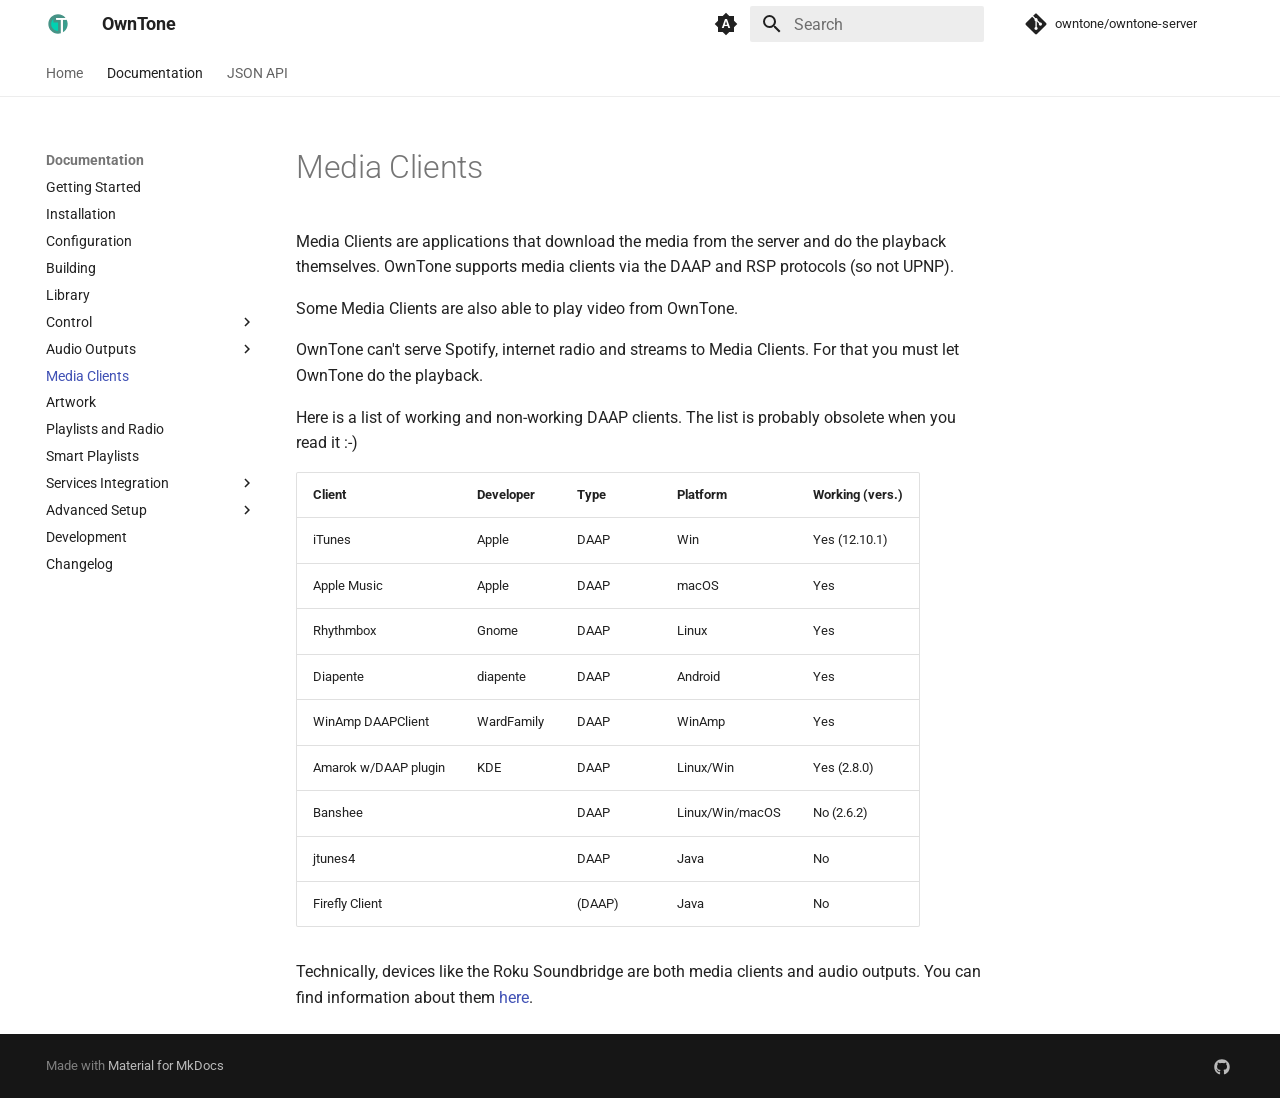
<file: media-clients/index.html>
<!doctype html><html lang=en class=no-js> <head><meta charset=utf-8><meta name=viewport content="width=device-width,initial-scale=1"><meta name=description content="Linux/FreeBSD DAAP (iTunes) and MPD media server with support for AirPlay devices (multiroom), Apple Remote (and compatibles), Chromecast, Spotify and internet radio. "><meta name=author content="OwnTone maintainers"><link href=https://owntone.github.io/owntone-server/media-clients/ rel=canonical><link href=../audio-outputs/streaming/ rel=prev><link href=../artwork/ rel=next><link rel=icon href=../assets/favicon.ico><meta name=generator content="mkdocs-1.6.1, mkdocs-material-9.7.7"><title>Media Clients - OwnTone</title><link rel=stylesheet href=../assets/stylesheets/main.ec1eaa64.min.css><link rel=stylesheet href=../assets/stylesheets/palette.ab4e12ef.min.css><link rel=preconnect href=https://fonts.gstatic.com crossorigin><link rel=stylesheet href="https://fonts.googleapis.com/css?family=Roboto:300,300i,400,400i,700,700i%7CRoboto+Mono:400,400i,700,700i&display=fallback"><style>:root{--md-text-font:"Roboto";--md-code-font:"Roboto Mono"}</style><link rel=stylesheet href=../assets/extra.css><script>__md_scope=new URL("..",location),__md_hash=e=>[...e].reduce(((e,_)=>(e<<5)-e+_.charCodeAt(0)),0),__md_get=(e,_=localStorage,t=__md_scope)=>JSON.parse(_.getItem(t.pathname+"."+e)),__md_set=(e,_,t=localStorage,a=__md_scope)=>{try{t.setItem(a.pathname+"."+e,JSON.stringify(_))}catch(e){}}</script></head> <body dir=ltr data-md-color-scheme=default data-md-color-primary=indigo data-md-color-accent=indigo> <input class=md-toggle data-md-toggle=drawer type=checkbox id=__drawer autocomplete=off> <input class=md-toggle data-md-toggle=search type=checkbox id=__search autocomplete=off> <label class=md-overlay for=__drawer></label> <div data-md-component=skip> <a href=#media-clients class=md-skip> Skip to content </a> </div> <div data-md-component=announce> </div> <header class=md-header data-md-component=header> <nav class="md-header__inner md-grid" aria-label=Header> <a href=.. title=OwnTone class="md-header__button md-logo" aria-label=OwnTone data-md-component=logo> <img src=../assets/logo.svg alt=logo> </a> <label class="md-header__button md-icon" for=__drawer> <svg xmlns=http://www.w3.org/2000/svg viewbox="0 0 24 24"><path d="M3 6h18v2H3zm0 5h18v2H3zm0 5h18v2H3z"/></svg> </label> <div class=md-header__title data-md-component=header-title> <div class=md-header__ellipsis> <div class=md-header__topic> <span class=md-ellipsis> OwnTone </span> </div> <div class=md-header__topic data-md-component=header-topic> <span class=md-ellipsis> Media Clients </span> </div> </div> </div> <form class=md-header__option data-md-component=palette> <input class=md-option data-md-color-media=(prefers-color-scheme) data-md-color-scheme=default data-md-color-primary=indigo data-md-color-accent=indigo aria-label="Switch to light mode" type=radio name=__palette id=__palette_0> <label class="md-header__button md-icon" title="Switch to light mode" for=__palette_1 hidden> <svg xmlns=http://www.w3.org/2000/svg viewbox="0 0 24 24"><path d="m14.3 16-.7-2h-3.2l-.7 2H7.8L11 7h2l3.2 9zM20 8.69V4h-4.69L12 .69 8.69 4H4v4.69L.69 12 4 15.31V20h4.69L12 23.31 15.31 20H20v-4.69L23.31 12zm-9.15 3.96h2.3L12 9z"/></svg> </label> <input class=md-option data-md-color-media="(prefers-color-scheme: light)" data-md-color-scheme=default data-md-color-primary=white data-md-color-accent=teal aria-label="Switch to dark mode" type=radio name=__palette id=__palette_1> <label class="md-header__button md-icon" title="Switch to dark mode" for=__palette_2 hidden> <svg xmlns=http://www.w3.org/2000/svg viewbox="0 0 24 24"><path d="M12 8a4 4 0 0 0-4 4 4 4 0 0 0 4 4 4 4 0 0 0 4-4 4 4 0 0 0-4-4m0 10a6 6 0 0 1-6-6 6 6 0 0 1 6-6 6 6 0 0 1 6 6 6 6 0 0 1-6 6m8-9.31V4h-4.69L12 .69 8.69 4H4v4.69L.69 12 4 15.31V20h4.69L12 23.31 15.31 20H20v-4.69L23.31 12z"/></svg> </label> <input class=md-option data-md-color-media="(prefers-color-scheme: dark)" data-md-color-scheme=slate data-md-color-primary=black data-md-color-accent=teal aria-label="Switch to system preference" type=radio name=__palette id=__palette_2> <label class="md-header__button md-icon" title="Switch to system preference" for=__palette_0 hidden> <svg xmlns=http://www.w3.org/2000/svg viewbox="0 0 24 24"><path d="M12 18c-.89 0-1.74-.2-2.5-.55C11.56 16.5 13 14.42 13 12s-1.44-4.5-3.5-5.45C10.26 6.2 11.11 6 12 6a6 6 0 0 1 6 6 6 6 0 0 1-6 6m8-9.31V4h-4.69L12 .69 8.69 4H4v4.69L.69 12 4 15.31V20h4.69L12 23.31 15.31 20H20v-4.69L23.31 12z"/></svg> </label> </form> <script>var palette=__md_get("__palette");if(palette&&palette.color){if("(prefers-color-scheme)"===palette.color.media){var media=matchMedia("(prefers-color-scheme: light)"),input=document.querySelector(media.matches?"[data-md-color-media='(prefers-color-scheme: light)']":"[data-md-color-media='(prefers-color-scheme: dark)']");palette.color.media=input.getAttribute("data-md-color-media"),palette.color.scheme=input.getAttribute("data-md-color-scheme"),palette.color.primary=input.getAttribute("data-md-color-primary"),palette.color.accent=input.getAttribute("data-md-color-accent")}for(var[key,value]of Object.entries(palette.color))document.body.setAttribute("data-md-color-"+key,value)}</script> <label class="md-header__button md-icon" for=__search> <svg xmlns=http://www.w3.org/2000/svg viewbox="0 0 24 24"><path d="M9.5 3A6.5 6.5 0 0 1 16 9.5c0 1.61-.59 3.09-1.56 4.23l.27.27h.79l5 5-1.5 1.5-5-5v-.79l-.27-.27A6.52 6.52 0 0 1 9.5 16 6.5 6.5 0 0 1 3 9.5 6.5 6.5 0 0 1 9.5 3m0 2C7 5 5 7 5 9.5S7 14 9.5 14 14 12 14 9.5 12 5 9.5 5"/></svg> </label> <div class=md-search data-md-component=search role=dialog> <label class=md-search__overlay for=__search></label> <div class=md-search__inner role=search> <form class=md-search__form name=search> <input type=text class=md-search__input name=query aria-label=Search placeholder=Search autocapitalize=off autocorrect=off autocomplete=off spellcheck=false data-md-component=search-query required> <label class="md-search__icon md-icon" for=__search> <svg xmlns=http://www.w3.org/2000/svg viewbox="0 0 24 24"><path d="M9.5 3A6.5 6.5 0 0 1 16 9.5c0 1.61-.59 3.09-1.56 4.23l.27.27h.79l5 5-1.5 1.5-5-5v-.79l-.27-.27A6.52 6.52 0 0 1 9.5 16 6.5 6.5 0 0 1 3 9.5 6.5 6.5 0 0 1 9.5 3m0 2C7 5 5 7 5 9.5S7 14 9.5 14 14 12 14 9.5 12 5 9.5 5"/></svg> <svg xmlns=http://www.w3.org/2000/svg viewbox="0 0 24 24"><path d="M20 11v2H8l5.5 5.5-1.42 1.42L4.16 12l7.92-7.92L13.5 5.5 8 11z"/></svg> </label> <nav class=md-search__options aria-label=Search> <button type=reset class="md-search__icon md-icon" title=Clear aria-label=Clear tabindex=-1> <svg xmlns=http://www.w3.org/2000/svg viewbox="0 0 24 24"><path d="M19 6.41 17.59 5 12 10.59 6.41 5 5 6.41 10.59 12 5 17.59 6.41 19 12 13.41 17.59 19 19 17.59 13.41 12z"/></svg> </button> </nav> </form> <div class=md-search__output> <div class=md-search__scrollwrap tabindex=0 data-md-scrollfix> <div class=md-search-result data-md-component=search-result> <div class=md-search-result__meta> Initializing search </div> <ol class=md-search-result__list role=presentation></ol> </div> </div> </div> </div> </div> <div class=md-header__source> <a href=https://github.com/owntone/owntone-server title="Go to repository" class=md-source data-md-component=source> <div class="md-source__icon md-icon"> <svg xmlns=http://www.w3.org/2000/svg viewbox="0 0 448 512"><!-- Font Awesome Free 7.1.0 by @fontawesome - https://fontawesome.com License - https://fontawesome.com/license/free (Icons: CC BY 4.0, Fonts: SIL OFL 1.1, Code: MIT License) Copyright 2025 Fonticons, Inc.--><path d="M439.6 236.1 244 40.5c-5.4-5.5-12.8-8.5-20.4-8.5s-15 3-20.4 8.4L162.5 81l51.5 51.5c27.1-9.1 52.7 16.8 43.4 43.7l49.7 49.7c34.2-11.8 61.2 31 35.5 56.7-26.5 26.5-70.2-2.9-56-37.3L240.3 199v121.9c25.3 12.5 22.3 41.8 9.1 55-6.4 6.4-15.2 10.1-24.3 10.1s-17.8-3.6-24.3-10.1c-17.6-17.6-11.1-46.9 11.2-56v-123c-20.8-8.5-24.6-30.7-18.6-45L142.6 101 8.5 235.1C3 240.6 0 247.9 0 255.5s3 15 8.5 20.4l195.6 195.7c5.4 5.4 12.7 8.4 20.4 8.4s15-3 20.4-8.4l194.7-194.7c5.4-5.4 8.4-12.8 8.4-20.4s-3-15-8.4-20.4"/></svg> </div> <div class=md-source__repository> owntone/owntone-server </div> </a> </div> </nav> </header> <div class=md-container data-md-component=container> <nav class=md-tabs aria-label=Tabs data-md-component=tabs> <div class=md-grid> <ul class=md-tabs__list> <li class=md-tabs__item> <a href=.. class=md-tabs__link> Home </a> </li> <li class="md-tabs__item md-tabs__item--active"> <a href=../getting-started/ class=md-tabs__link> Documentation </a> </li> <li class=md-tabs__item> <a href=../json-api/ class=md-tabs__link> JSON API </a> </li> </ul> </div> </nav> <main class=md-main data-md-component=main> <div class="md-main__inner md-grid"> <div class="md-sidebar md-sidebar--primary" data-md-component=sidebar data-md-type=navigation> <div class=md-sidebar__scrollwrap> <div class=md-sidebar__inner> <nav class="md-nav md-nav--primary md-nav--lifted" aria-label=Navigation data-md-level=0> <label class=md-nav__title for=__drawer> <a href=.. title=OwnTone class="md-nav__button md-logo" aria-label=OwnTone data-md-component=logo> <img src=../assets/logo.svg alt=logo> </a> OwnTone </label> <div class=md-nav__source> <a href=https://github.com/owntone/owntone-server title="Go to repository" class=md-source data-md-component=source> <div class="md-source__icon md-icon"> <svg xmlns=http://www.w3.org/2000/svg viewbox="0 0 448 512"><!-- Font Awesome Free 7.1.0 by @fontawesome - https://fontawesome.com License - https://fontawesome.com/license/free (Icons: CC BY 4.0, Fonts: SIL OFL 1.1, Code: MIT License) Copyright 2025 Fonticons, Inc.--><path d="M439.6 236.1 244 40.5c-5.4-5.5-12.8-8.5-20.4-8.5s-15 3-20.4 8.4L162.5 81l51.5 51.5c27.1-9.1 52.7 16.8 43.4 43.7l49.7 49.7c34.2-11.8 61.2 31 35.5 56.7-26.5 26.5-70.2-2.9-56-37.3L240.3 199v121.9c25.3 12.5 22.3 41.8 9.1 55-6.4 6.4-15.2 10.1-24.3 10.1s-17.8-3.6-24.3-10.1c-17.6-17.6-11.1-46.9 11.2-56v-123c-20.8-8.5-24.6-30.7-18.6-45L142.6 101 8.5 235.1C3 240.6 0 247.9 0 255.5s3 15 8.5 20.4l195.6 195.7c5.4 5.4 12.7 8.4 20.4 8.4s15-3 20.4-8.4l194.7-194.7c5.4-5.4 8.4-12.8 8.4-20.4s-3-15-8.4-20.4"/></svg> </div> <div class=md-source__repository> owntone/owntone-server </div> </a> </div> <ul class=md-nav__list data-md-scrollfix> <li class=md-nav__item> <a href=.. class=md-nav__link> <span class=md-ellipsis> Home </span> </a> </li> <li class="md-nav__item md-nav__item--active md-nav__item--section md-nav__item--nested"> <input class="md-nav__toggle md-toggle " type=checkbox id=__nav_2 checked> <label class=md-nav__link for=__nav_2 id=__nav_2_label tabindex> <span class=md-ellipsis> Documentation </span> <span class="md-nav__icon md-icon"></span> </label> <nav class=md-nav data-md-level=1 aria-labelledby=__nav_2_label aria-expanded=true> <label class=md-nav__title for=__nav_2> <span class="md-nav__icon md-icon"></span> Documentation </label> <ul class=md-nav__list data-md-scrollfix> <li class=md-nav__item> <a href=../getting-started/ class=md-nav__link> <span class=md-ellipsis> Getting Started </span> </a> </li> <li class=md-nav__item> <a href=../installation/ class=md-nav__link> <span class=md-ellipsis> Installation </span> </a> </li> <li class=md-nav__item> <a href=../configuration/ class=md-nav__link> <span class=md-ellipsis> Configuration </span> </a> </li> <li class=md-nav__item> <a href=../building/ class=md-nav__link> <span class=md-ellipsis> Building </span> </a> </li> <li class=md-nav__item> <a href=../library/ class=md-nav__link> <span class=md-ellipsis> Library </span> </a> </li> <li class="md-nav__item md-nav__item--nested"> <input class="md-nav__toggle md-toggle " type=checkbox id=__nav_2_6> <label class=md-nav__link for=__nav_2_6 id=__nav_2_6_label tabindex=0> <span class=md-ellipsis> Control </span> <span class="md-nav__icon md-icon"></span> </label> <nav class=md-nav data-md-level=2 aria-labelledby=__nav_2_6_label aria-expanded=false> <label class=md-nav__title for=__nav_2_6> <span class="md-nav__icon md-icon"></span> Control </label> <ul class=md-nav__list data-md-scrollfix> <li class=md-nav__item> <a href=../control-clients/mobile/ class=md-nav__link> <span class=md-ellipsis> Mobile Device </span> </a> </li> <li class=md-nav__item> <a href=../control-clients/desktop/ class=md-nav__link> <span class=md-ellipsis> Desktop </span> </a> </li> <li class=md-nav__item> <a href=../control-clients/web/ class=md-nav__link> <span class=md-ellipsis> Browser </span> </a> </li> <li class=md-nav__item> <a href=../control-clients/cli-api/ class=md-nav__link> <span class=md-ellipsis> API and CLI </span> </a> </li> <li class=md-nav__item> <a href=../control-clients/smartwatch/ class=md-nav__link> <span class=md-ellipsis> Smartwatch </span> </a> </li> </ul> </nav> </li> <li class="md-nav__item md-nav__item--nested"> <input class="md-nav__toggle md-toggle " type=checkbox id=__nav_2_7> <label class=md-nav__link for=__nav_2_7 id=__nav_2_7_label tabindex=0> <span class=md-ellipsis> Audio Outputs </span> <span class="md-nav__icon md-icon"></span> </label> <nav class=md-nav data-md-level=2 aria-labelledby=__nav_2_7_label aria-expanded=false> <label class=md-nav__title for=__nav_2_7> <span class="md-nav__icon md-icon"></span> Audio Outputs </label> <ul class=md-nav__list data-md-scrollfix> <li class=md-nav__item> <a href=../audio-outputs/airplay/ class=md-nav__link> <span class=md-ellipsis> AirPlay </span> </a> </li> <li class=md-nav__item> <a href=../audio-outputs/chromecast/ class=md-nav__link> <span class=md-ellipsis> Chromecast </span> </a> </li> <li class=md-nav__item> <a href=../audio-outputs/local-audio/ class=md-nav__link> <span class=md-ellipsis> Local Audio </span> </a> </li> <li class=md-nav__item> <a href=../audio-outputs/mobile/ class=md-nav__link> <span class=md-ellipsis> Mobile Device </span> </a> </li> <li class=md-nav__item> <a href=../audio-outputs/web/ class=md-nav__link> <span class=md-ellipsis> Web </span> </a> </li> <li class=md-nav__item> <a href=../audio-outputs/roku/ class=md-nav__link> <span class=md-ellipsis> Roku </span> </a> </li> <li class=md-nav__item> <a href=../audio-outputs/streaming/ class=md-nav__link> <span class=md-ellipsis> Streaming </span> </a> </li> </ul> </nav> </li> <li class="md-nav__item md-nav__item--active"> <input class="md-nav__toggle md-toggle" type=checkbox id=__toc> <a href=./ class="md-nav__link md-nav__link--active"> <span class=md-ellipsis> Media Clients </span> </a> </li> <li class=md-nav__item> <a href=../artwork/ class=md-nav__link> <span class=md-ellipsis> Artwork </span> </a> </li> <li class=md-nav__item> <a href=../playlists/ class=md-nav__link> <span class=md-ellipsis> Playlists and Radio </span> </a> </li> <li class=md-nav__item> <a href=../smart-playlists/ class=md-nav__link> <span class=md-ellipsis> Smart Playlists </span> </a> </li> <li class="md-nav__item md-nav__item--nested"> <input class="md-nav__toggle md-toggle " type=checkbox id=__nav_2_12> <label class=md-nav__link for=__nav_2_12 id=__nav_2_12_label tabindex=0> <span class=md-ellipsis> Services Integration </span> <span class="md-nav__icon md-icon"></span> </label> <nav class=md-nav data-md-level=2 aria-labelledby=__nav_2_12_label aria-expanded=false> <label class=md-nav__title for=__nav_2_12> <span class="md-nav__icon md-icon"></span> Services Integration </label> <ul class=md-nav__list data-md-scrollfix> <li class=md-nav__item> <a href=../integrations/spotify/ class=md-nav__link> <span class=md-ellipsis> Spotify </span> </a> </li> <li class=md-nav__item> <a href=../integrations/lastfm/ class=md-nav__link> <span class=md-ellipsis> LastFM </span> </a> </li> </ul> </nav> </li> <li class="md-nav__item md-nav__item--nested"> <input class="md-nav__toggle md-toggle " type=checkbox id=__nav_2_13> <label class=md-nav__link for=__nav_2_13 id=__nav_2_13_label tabindex=0> <span class=md-ellipsis> Advanced Setup </span> <span class="md-nav__icon md-icon"></span> </label> <nav class=md-nav data-md-level=2 aria-labelledby=__nav_2_13_label aria-expanded=false> <label class=md-nav__title for=__nav_2_13> <span class="md-nav__icon md-icon"></span> Advanced Setup </label> <ul class=md-nav__list data-md-scrollfix> <li class=md-nav__item> <a href=../advanced/outputs-alsa/ class=md-nav__link> <span class=md-ellipsis> ALSA </span> </a> </li> <li class=md-nav__item> <a href=../advanced/outputs-pulse/ class=md-nav__link> <span class=md-ellipsis> PulseAudio </span> </a> </li> <li class=md-nav__item> <a href=../advanced/radio-streams/ class=md-nav__link> <span class=md-ellipsis> Radio Streams </span> </a> </li> <li class=md-nav__item> <a href=../advanced/remote-access/ class=md-nav__link> <span class=md-ellipsis> Remote Access </span> </a> </li> <li class=md-nav__item> <a href=../advanced/multiple-instances/ class=md-nav__link> <span class=md-ellipsis> Multiple Instances </span> </a> </li> </ul> </nav> </li> <li class=md-nav__item> <a href=../development/ class=md-nav__link> <span class=md-ellipsis> Development </span> </a> </li> <li class=md-nav__item> <a href=../changelog/ class=md-nav__link> <span class=md-ellipsis> Changelog </span> </a> </li> </ul> </nav> </li> <li class=md-nav__item> <a href=../json-api/ class=md-nav__link> <span class=md-ellipsis> JSON API </span> </a> </li> </ul> </nav> </div> </div> </div> <div class="md-sidebar md-sidebar--secondary" data-md-component=sidebar data-md-type=toc> <div class=md-sidebar__scrollwrap> <div class=md-sidebar__inner> <nav class="md-nav md-nav--secondary" aria-label="Table of contents"> </nav> </div> </div> </div> <div class=md-content data-md-component=content> <article class="md-content__inner md-typeset"> <h1 id=media-clients>Media Clients<a class=headerlink href=#media-clients title="Permanent link">&para;</a></h1> <p>Media Clients are applications that download the media from the server and do the playback themselves. OwnTone supports media clients via the DAAP and RSP protocols (so not UPNP).</p> <p>Some Media Clients are also able to play video from OwnTone.</p> <p>OwnTone can't serve Spotify, internet radio and streams to Media Clients. For that you must let OwnTone do the playback.</p> <p>Here is a list of working and non-working DAAP clients. The list is probably obsolete when you read it :-)</p> <table> <thead> <tr> <th>Client</th> <th>Developer</th> <th>Type</th> <th>Platform</th> <th>Working (vers.)</th> </tr> </thead> <tbody> <tr> <td>iTunes</td> <td>Apple</td> <td>DAAP</td> <td>Win</td> <td>Yes (12.10.1)</td> </tr> <tr> <td>Apple Music</td> <td>Apple</td> <td>DAAP</td> <td>macOS</td> <td>Yes</td> </tr> <tr> <td>Rhythmbox</td> <td>Gnome</td> <td>DAAP</td> <td>Linux</td> <td>Yes</td> </tr> <tr> <td>Diapente</td> <td>diapente</td> <td>DAAP</td> <td>Android</td> <td>Yes</td> </tr> <tr> <td>WinAmp DAAPClient</td> <td>WardFamily</td> <td>DAAP</td> <td>WinAmp</td> <td>Yes</td> </tr> <tr> <td>Amarok w/DAAP plugin</td> <td>KDE</td> <td>DAAP</td> <td>Linux/Win</td> <td>Yes (2.8.0)</td> </tr> <tr> <td>Banshee</td> <td></td> <td>DAAP</td> <td>Linux/Win/macOS</td> <td>No (2.6.2)</td> </tr> <tr> <td>jtunes4</td> <td></td> <td>DAAP</td> <td>Java</td> <td>No</td> </tr> <tr> <td>Firefly Client</td> <td></td> <td>(DAAP)</td> <td>Java</td> <td>No</td> </tr> </tbody> </table> <p>Technically, devices like the Roku Soundbridge are both media clients and audio outputs. You can find information about them <a href=../audio-outputs/roku/ >here</a>.</p> </article> </div> <script>var target=document.getElementById(location.hash.slice(1));target&&target.name&&(target.checked=target.name.startsWith("__tabbed_"))</script> </div> <button type=button class="md-top md-icon" data-md-component=top hidden> <svg xmlns=http://www.w3.org/2000/svg viewbox="0 0 24 24"><path d="M13 20h-2V8l-5.5 5.5-1.42-1.42L12 4.16l7.92 7.92-1.42 1.42L13 8z"/></svg> Back to top </button> </main> <footer class=md-footer> <div class="md-footer-meta md-typeset"> <div class="md-footer-meta__inner md-grid"> <div class=md-copyright> Made with <a href=https://squidfunk.github.io/mkdocs-material/ target=_blank rel=noopener> Material for MkDocs </a> </div> <div class=md-social> <a href=https://github.com/owntone/owntone-server target=_blank rel=noopener title=github.com class=md-social__link> <svg xmlns=http://www.w3.org/2000/svg viewbox="0 0 512 512"><!-- Font Awesome Free 7.1.0 by @fontawesome - https://fontawesome.com License - https://fontawesome.com/license/free (Icons: CC BY 4.0, Fonts: SIL OFL 1.1, Code: MIT License) Copyright 2025 Fonticons, Inc.--><path d="M173.9 397.4c0 2-2.3 3.6-5.2 3.6-3.3.3-5.6-1.3-5.6-3.6 0-2 2.3-3.6 5.2-3.6 3-.3 5.6 1.3 5.6 3.6m-31.1-4.5c-.7 2 1.3 4.3 4.3 4.9 2.6 1 5.6 0 6.2-2s-1.3-4.3-4.3-5.2c-2.6-.7-5.5.3-6.2 2.3m44.2-1.7c-2.9.7-4.9 2.6-4.6 4.9.3 2 2.9 3.3 5.9 2.6 2.9-.7 4.9-2.6 4.6-4.6-.3-1.9-3-3.2-5.9-2.9M252.8 8C114.1 8 8 113.3 8 252c0 110.9 69.8 205.8 169.5 239.2 12.8 2.3 17.3-5.6 17.3-12.1 0-6.2-.3-40.4-.3-61.4 0 0-70 15-84.7-29.8 0 0-11.4-29.1-27.8-36.6 0 0-22.9-15.7 1.6-15.4 0 0 24.9 2 38.6 25.8 21.9 38.6 58.6 27.5 72.9 20.9 2.3-16 8.8-27.1 16-33.7-55.9-6.2-112.3-14.3-112.3-110.5 0-27.5 7.6-41.3 23.6-58.9-2.6-6.5-11.1-33.3 2.6-67.9 20.9-6.5 69 27 69 27 20-5.6 41.5-8.5 62.8-8.5s42.8 2.9 62.8 8.5c0 0 48.1-33.6 69-27 13.7 34.7 5.2 61.4 2.6 67.9 16 17.7 25.8 31.5 25.8 58.9 0 96.5-58.9 104.2-114.8 110.5 9.2 7.9 17 22.9 17 46.4 0 33.7-.3 75.4-.3 83.6 0 6.5 4.6 14.4 17.3 12.1C436.2 457.8 504 362.9 504 252 504 113.3 391.5 8 252.8 8M105.2 352.9c-1.3 1-1 3.3.7 5.2 1.6 1.6 3.9 2.3 5.2 1 1.3-1 1-3.3-.7-5.2-1.6-1.6-3.9-2.3-5.2-1m-10.8-8.1c-.7 1.3.3 2.9 2.3 3.9 1.6 1 3.6.7 4.3-.7.7-1.3-.3-2.9-2.3-3.9-2-.6-3.6-.3-4.3.7m32.4 35.6c-1.6 1.3-1 4.3 1.3 6.2 2.3 2.3 5.2 2.6 6.5 1 1.3-1.3.7-4.3-1.3-6.2-2.2-2.3-5.2-2.6-6.5-1m-11.4-14.7c-1.6 1-1.6 3.6 0 5.9s4.3 3.3 5.6 2.3c1.6-1.3 1.6-3.9 0-6.2-1.4-2.3-4-3.3-5.6-2"/></svg> </a> </div> </div> </div> </footer> </div> <div class=md-dialog data-md-component=dialog> <div class="md-dialog__inner md-typeset"></div> </div> <script id=__config type=application/json>{"annotate": null, "base": "..", "features": ["navigation.tabs", "navigation.top"], "search": "../assets/javascripts/workers/search.2c215733.min.js", "tags": null, "translations": {"clipboard.copied": "Copied to clipboard", "clipboard.copy": "Copy to clipboard", "search.result.more.one": "1 more on this page", "search.result.more.other": "# more on this page", "search.result.none": "No matching documents", "search.result.one": "1 matching document", "search.result.other": "# matching documents", "search.result.placeholder": "Type to start searching", "search.result.term.missing": "Missing", "select.version": "Select version"}, "version": null}</script> <script src=../assets/javascripts/bundle.d7400e89.min.js></script> <script src=../assets/extra.js></script> </body> </html>
</file>
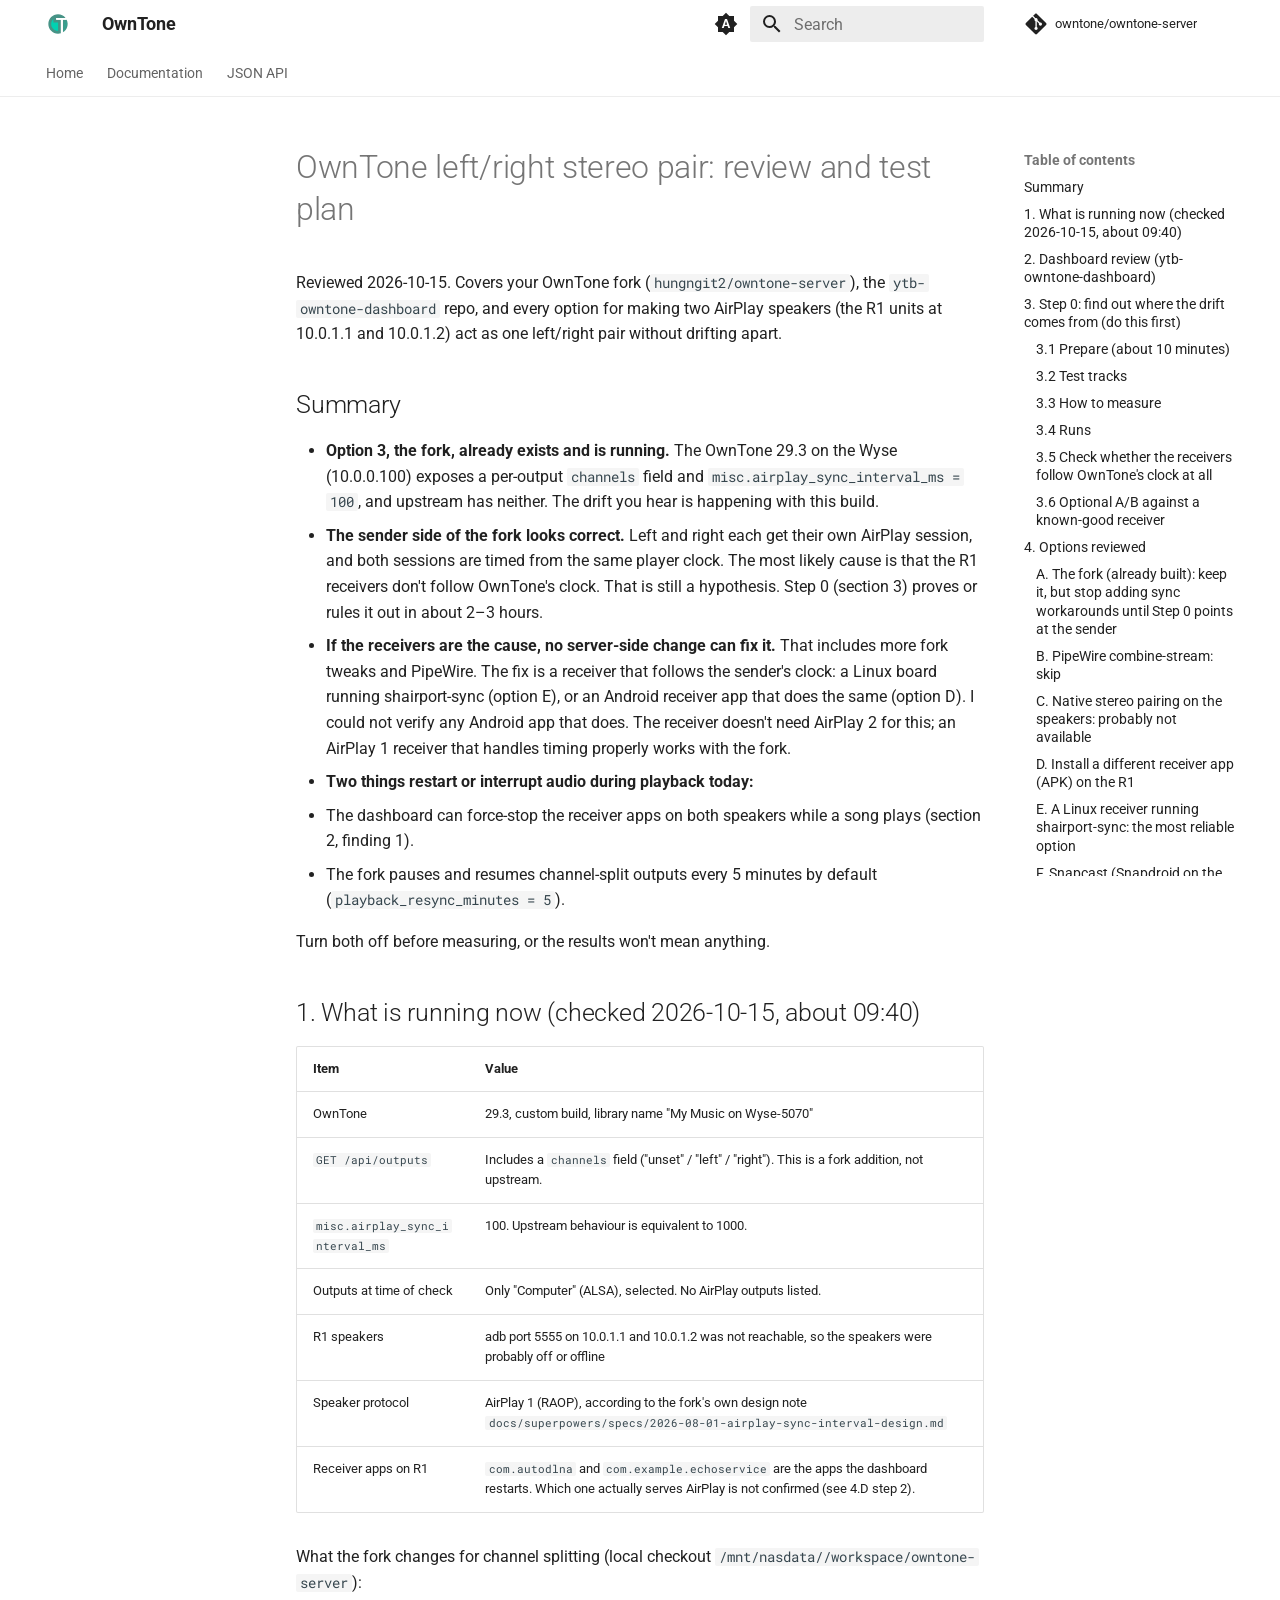
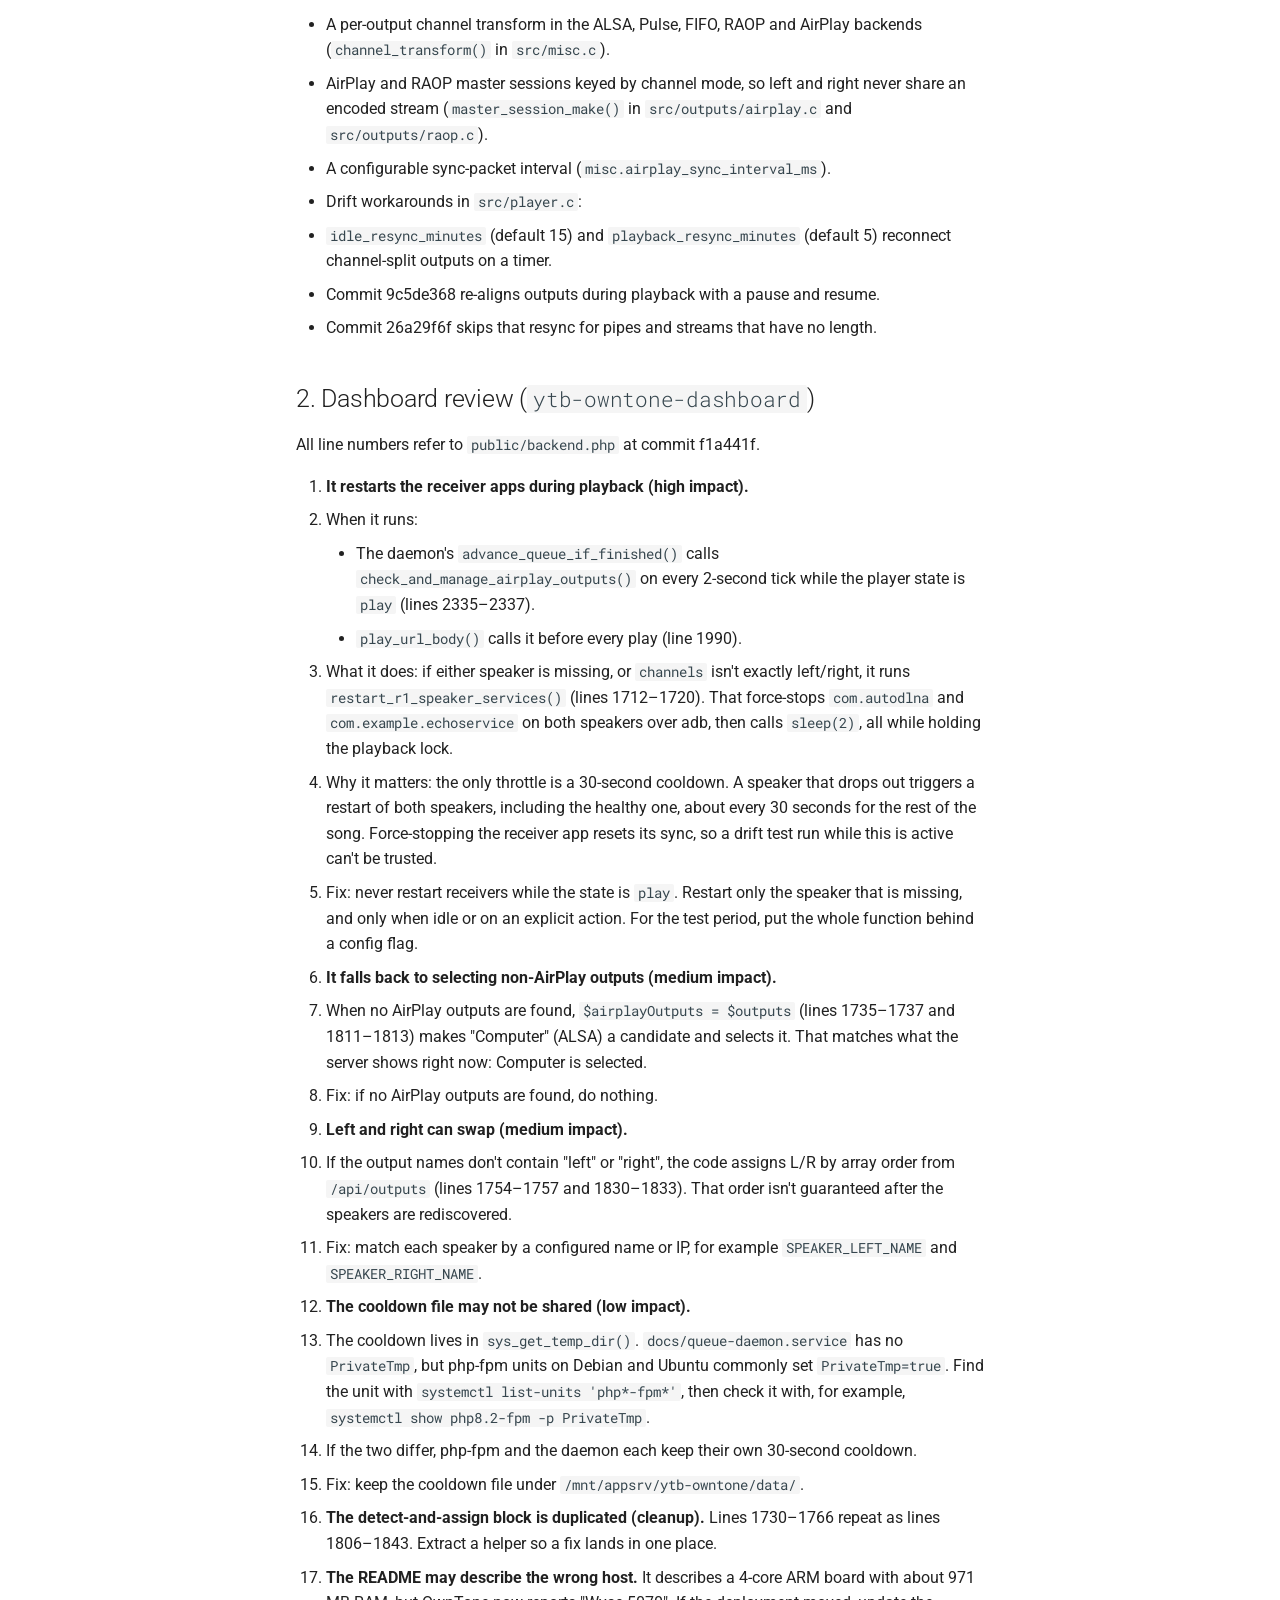
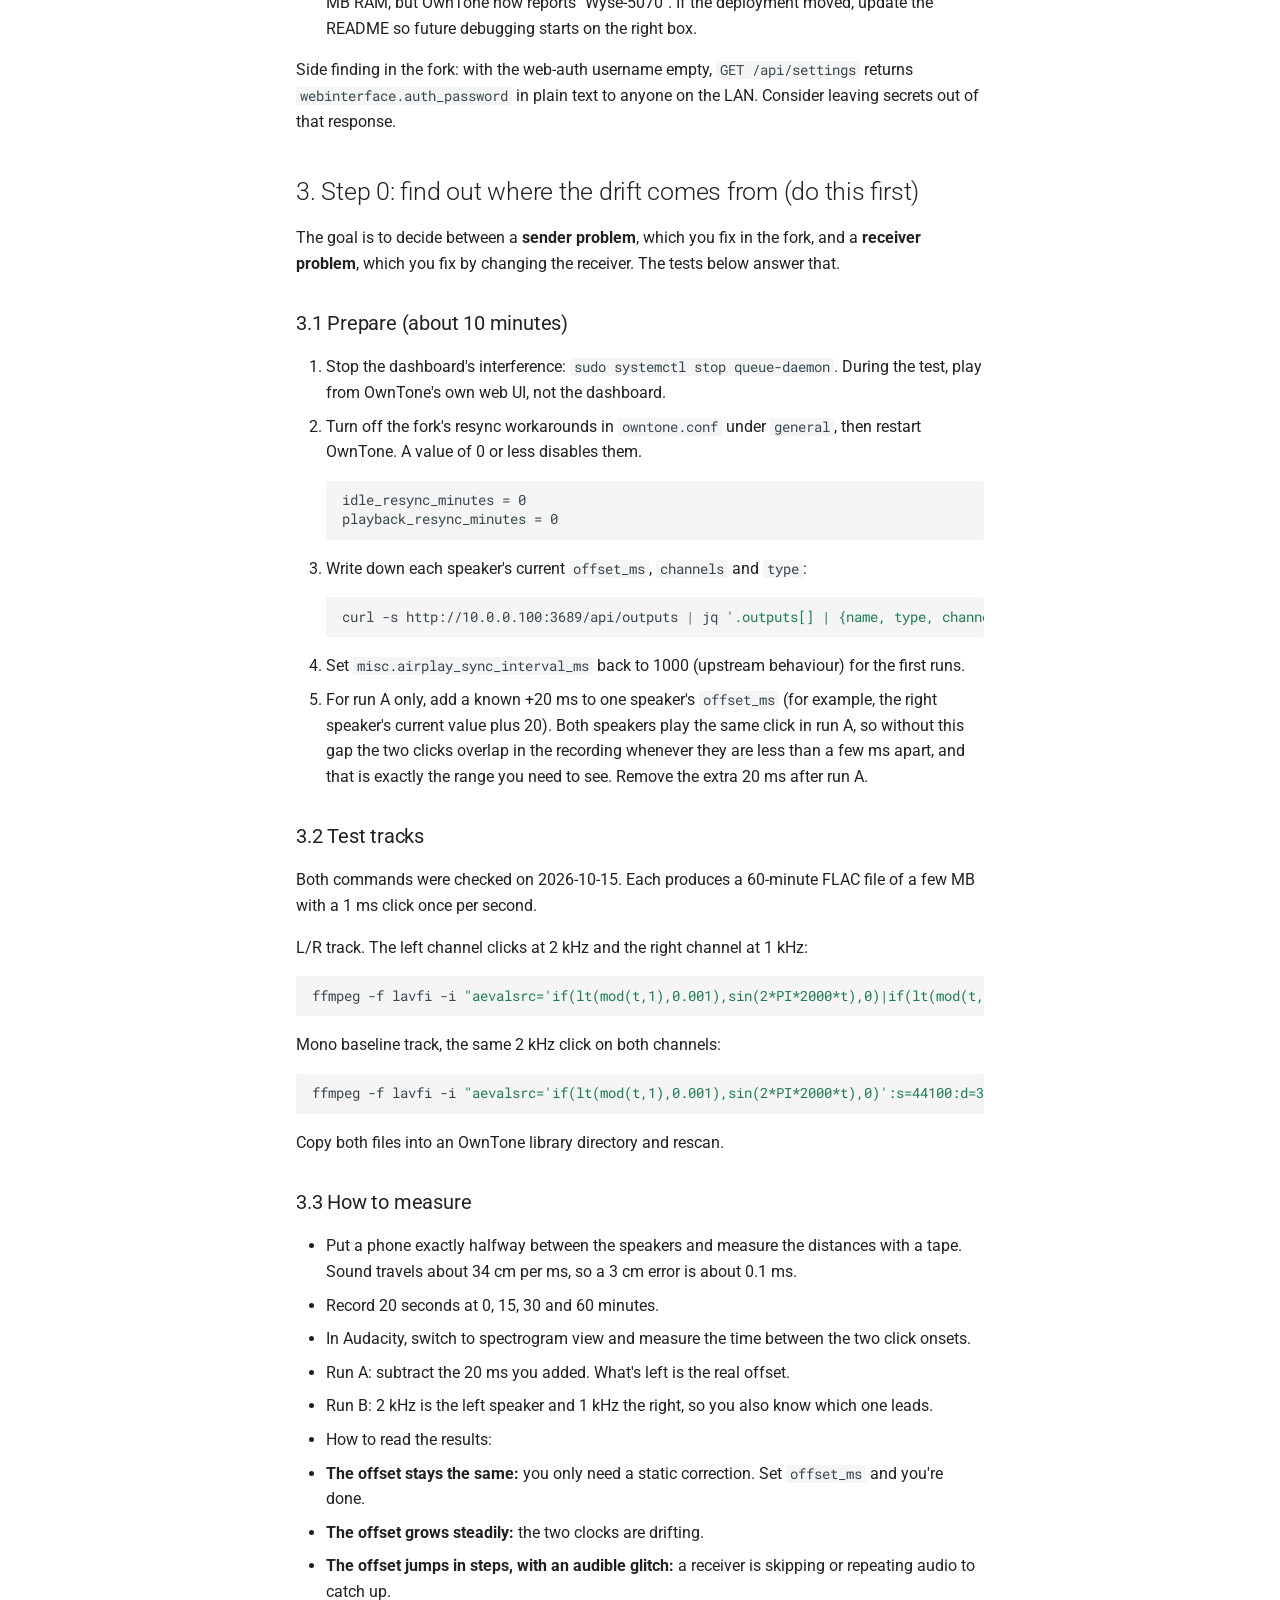
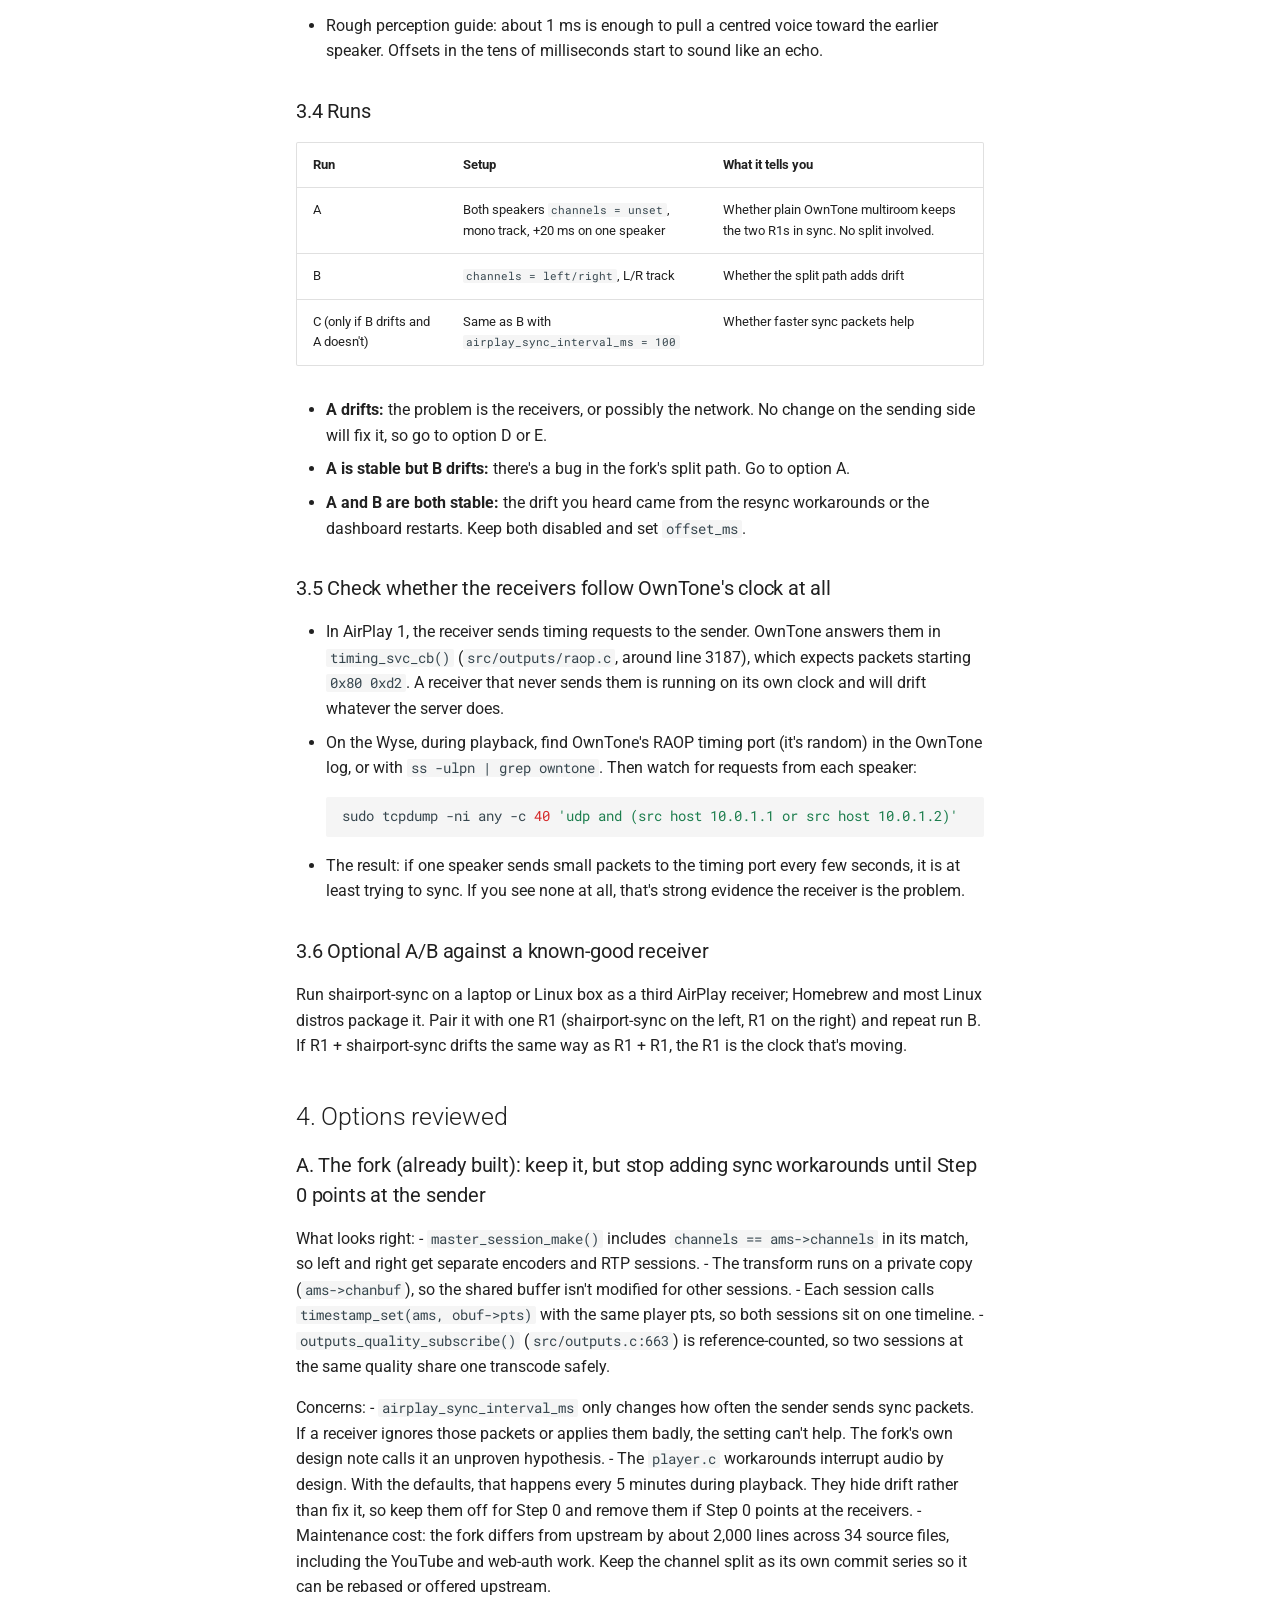
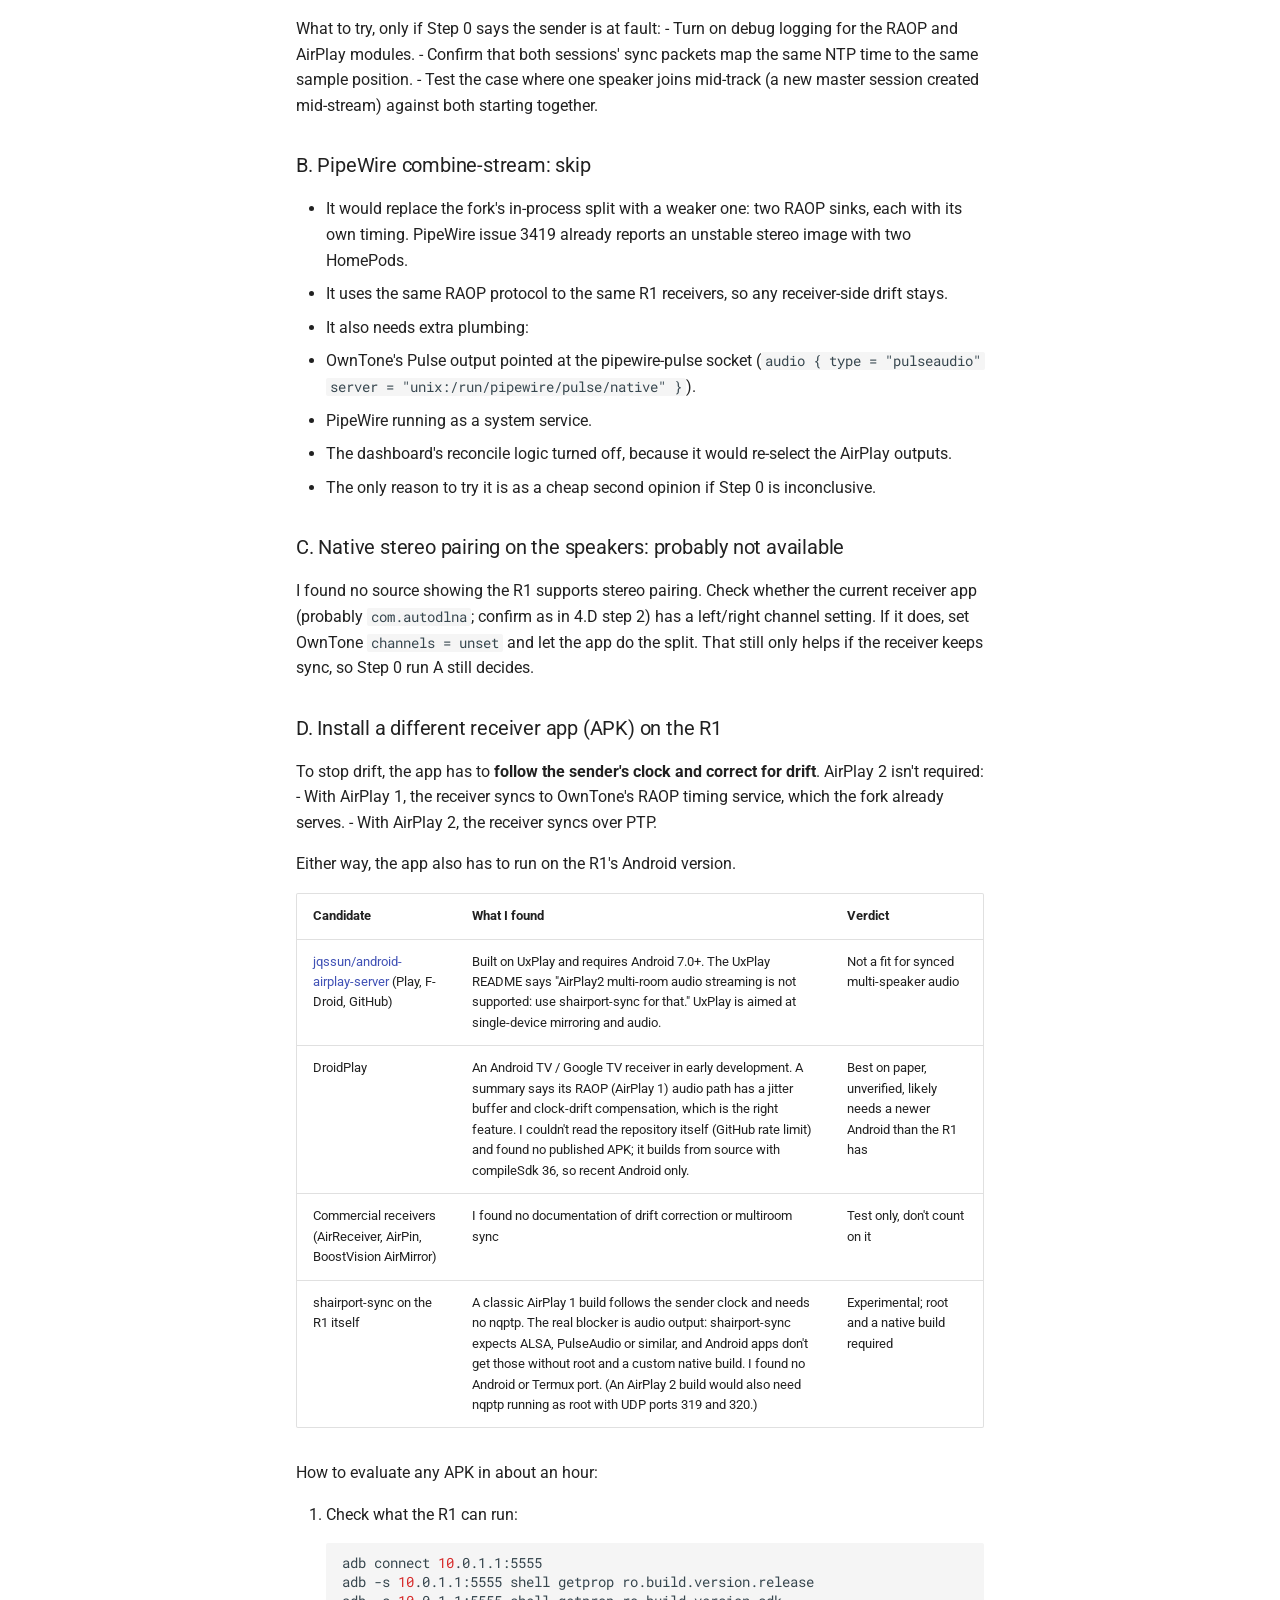
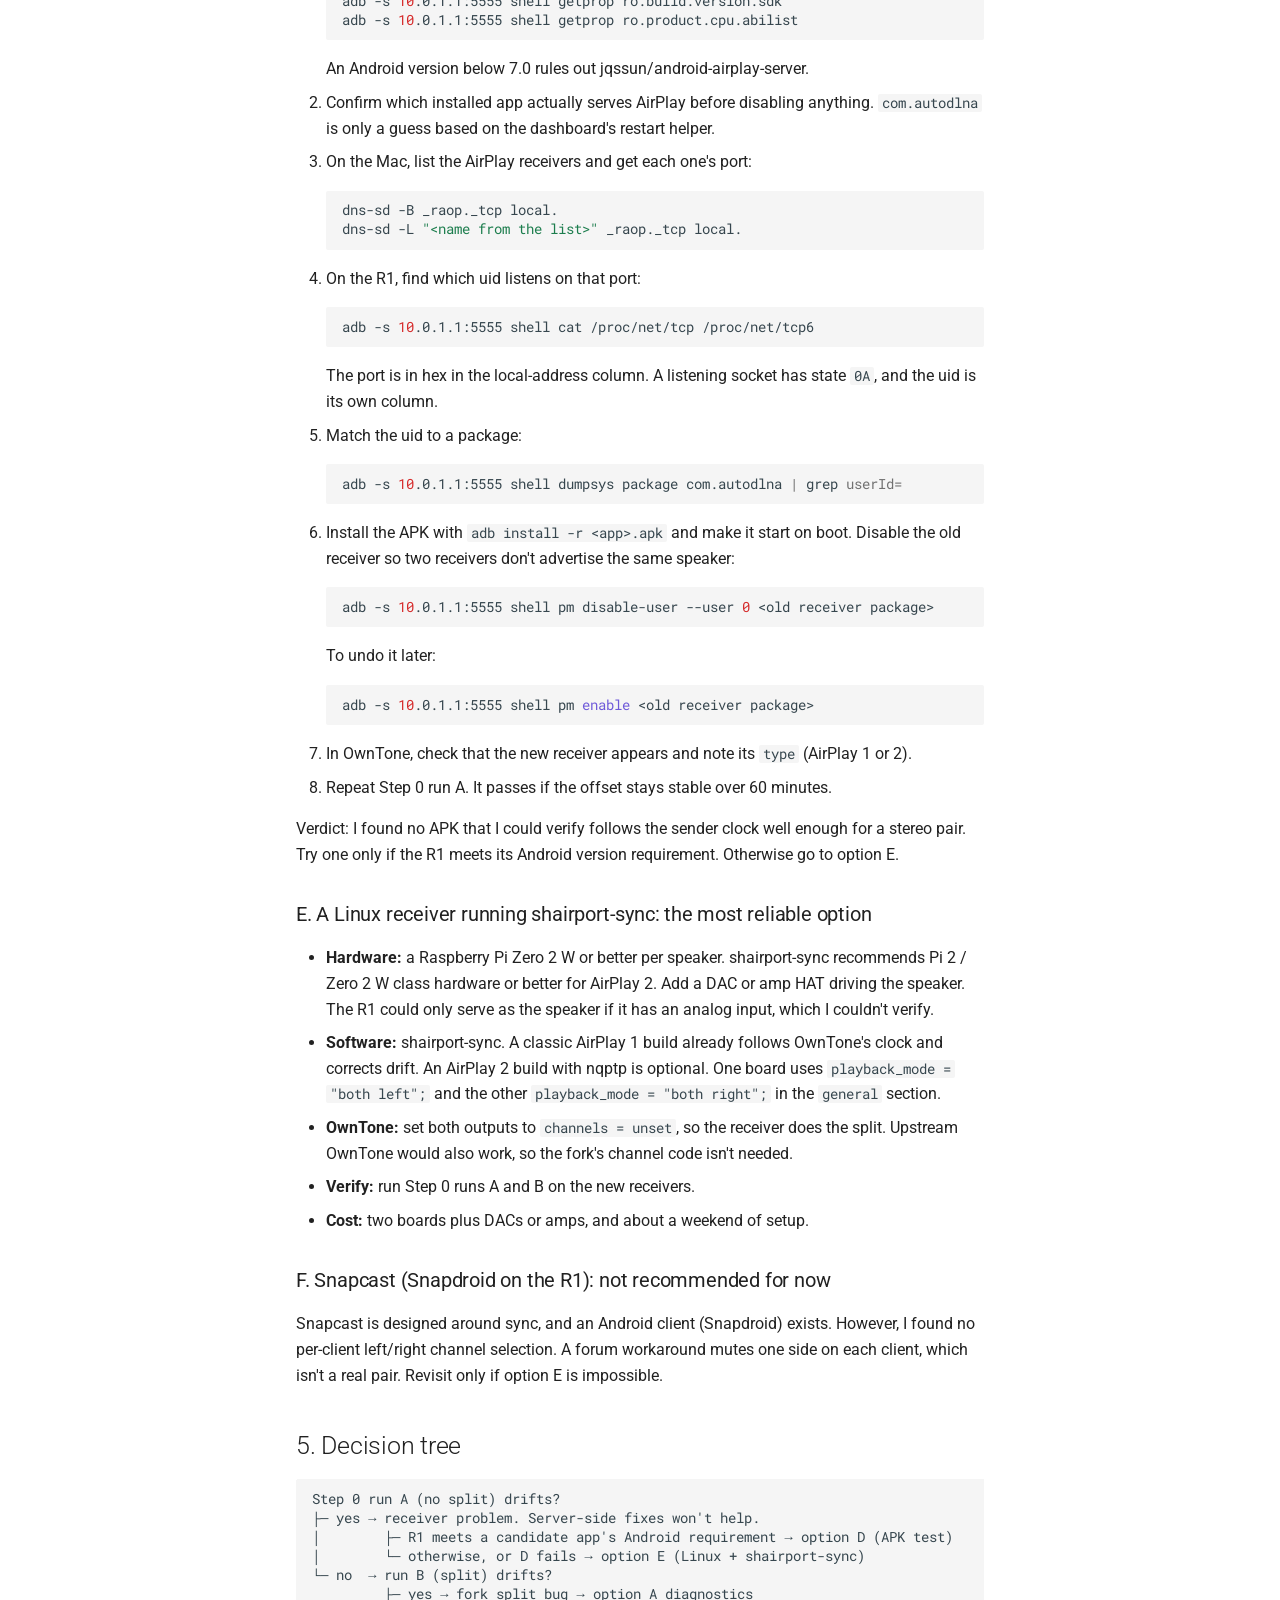
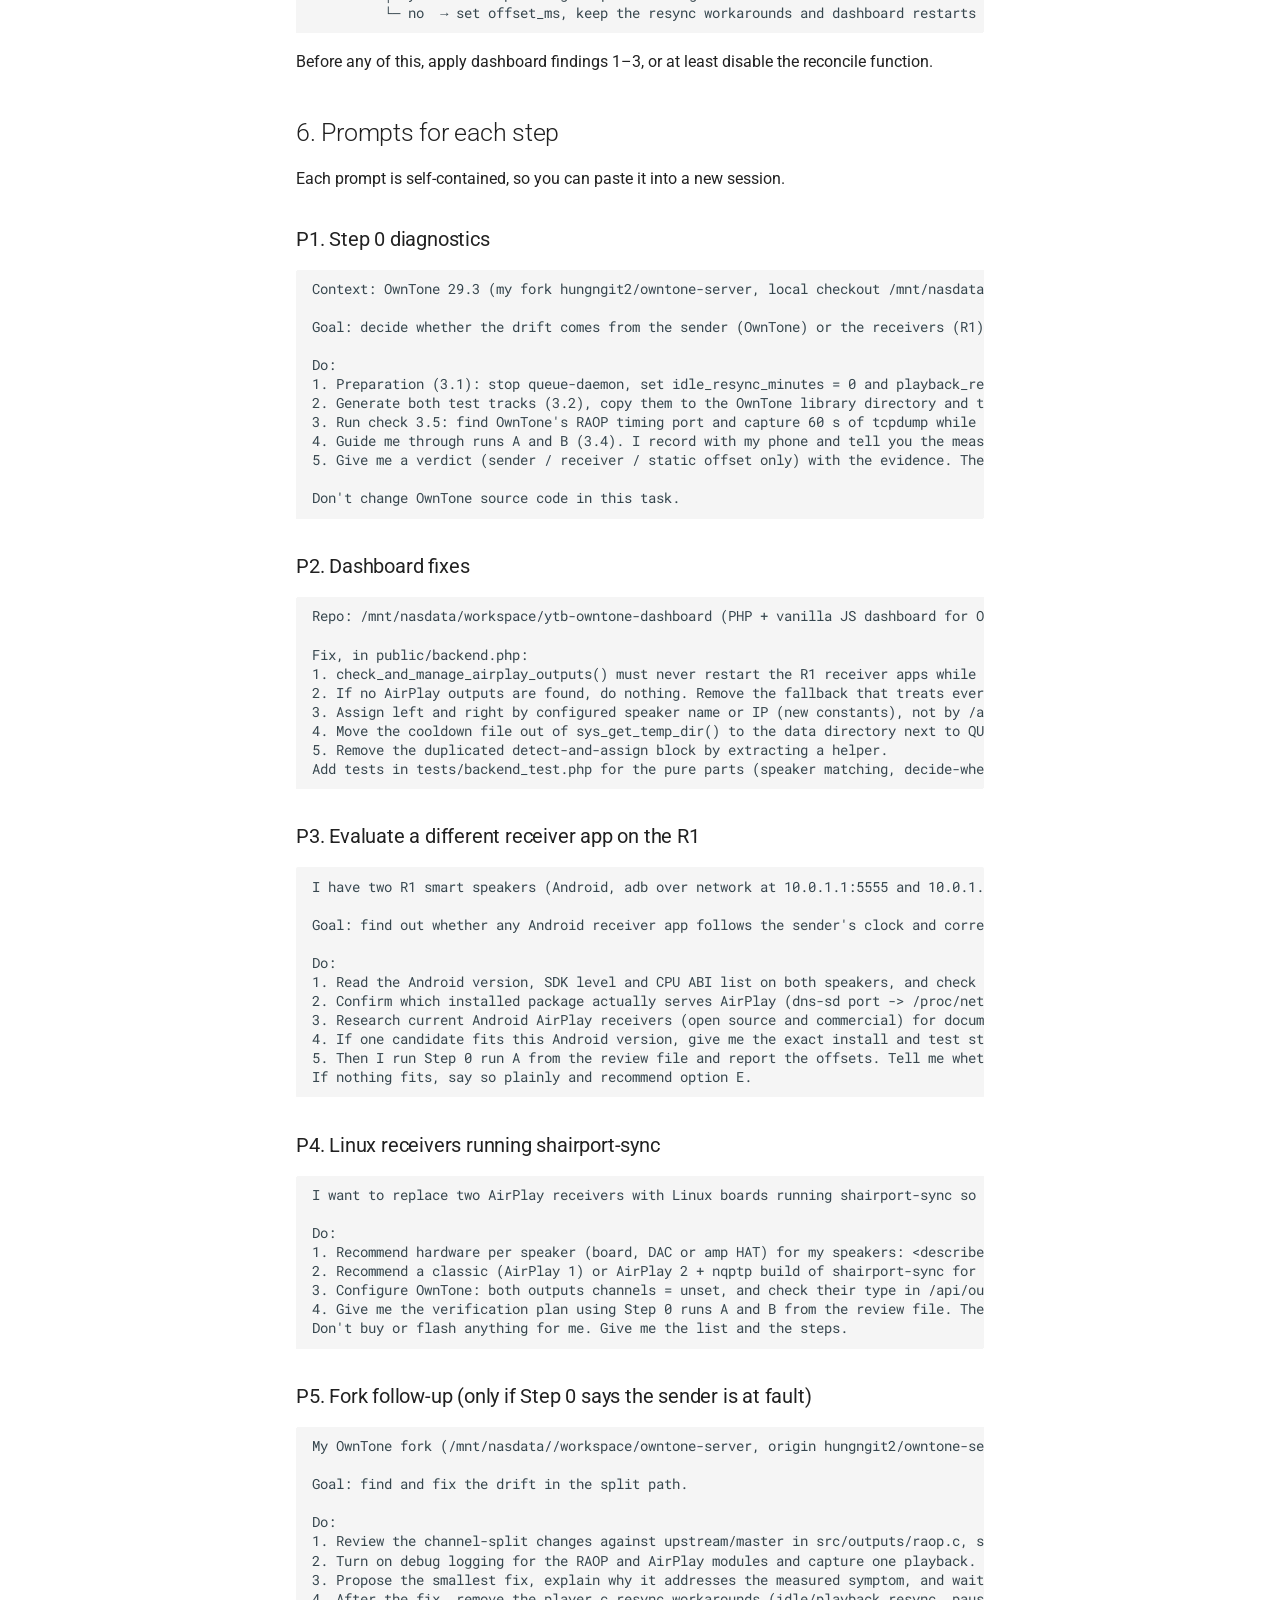
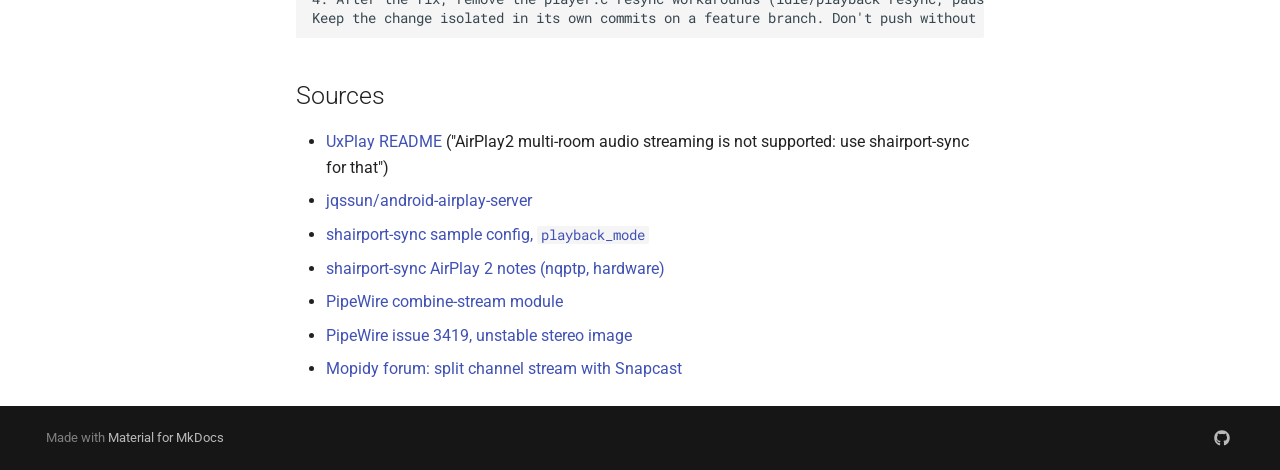
<file: owntone-stereo-split-review/index.html>
<!doctype html><html lang=en class=no-js> <head><meta charset=utf-8><meta name=viewport content="width=device-width,initial-scale=1"><meta name=description content="Linux/FreeBSD DAAP (iTunes) and MPD media server with support for AirPlay devices (multiroom), Apple Remote (and compatibles), Chromecast, Spotify and internet radio. "><meta name=author content="OwnTone maintainers"><link href=https://owntone.github.io/owntone-server/owntone-stereo-split-review/ rel=canonical><link rel=icon href=../assets/favicon.ico><meta name=generator content="mkdocs-1.6.1, mkdocs-material-9.7.7"><title>OwnTone left/right stereo pair: review and test plan - OwnTone</title><link rel=stylesheet href=../assets/stylesheets/main.ec1eaa64.min.css><link rel=stylesheet href=../assets/stylesheets/palette.ab4e12ef.min.css><link rel=preconnect href=https://fonts.gstatic.com crossorigin><link rel=stylesheet href="https://fonts.googleapis.com/css?family=Roboto:300,300i,400,400i,700,700i%7CRoboto+Mono:400,400i,700,700i&display=fallback"><style>:root{--md-text-font:"Roboto";--md-code-font:"Roboto Mono"}</style><link rel=stylesheet href=../assets/extra.css><script>__md_scope=new URL("..",location),__md_hash=e=>[...e].reduce(((e,_)=>(e<<5)-e+_.charCodeAt(0)),0),__md_get=(e,_=localStorage,t=__md_scope)=>JSON.parse(_.getItem(t.pathname+"."+e)),__md_set=(e,_,t=localStorage,a=__md_scope)=>{try{t.setItem(a.pathname+"."+e,JSON.stringify(_))}catch(e){}}</script></head> <body dir=ltr data-md-color-scheme=default data-md-color-primary=indigo data-md-color-accent=indigo> <input class=md-toggle data-md-toggle=drawer type=checkbox id=__drawer autocomplete=off> <input class=md-toggle data-md-toggle=search type=checkbox id=__search autocomplete=off> <label class=md-overlay for=__drawer></label> <div data-md-component=skip> <a href=#owntone-leftright-stereo-pair-review-and-test-plan class=md-skip> Skip to content </a> </div> <div data-md-component=announce> </div> <header class=md-header data-md-component=header> <nav class="md-header__inner md-grid" aria-label=Header> <a href=.. title=OwnTone class="md-header__button md-logo" aria-label=OwnTone data-md-component=logo> <img src=../assets/logo.svg alt=logo> </a> <label class="md-header__button md-icon" for=__drawer> <svg xmlns=http://www.w3.org/2000/svg viewbox="0 0 24 24"><path d="M3 6h18v2H3zm0 5h18v2H3zm0 5h18v2H3z"/></svg> </label> <div class=md-header__title data-md-component=header-title> <div class=md-header__ellipsis> <div class=md-header__topic> <span class=md-ellipsis> OwnTone </span> </div> <div class=md-header__topic data-md-component=header-topic> <span class=md-ellipsis> OwnTone left/right stereo pair: review and test plan </span> </div> </div> </div> <form class=md-header__option data-md-component=palette> <input class=md-option data-md-color-media=(prefers-color-scheme) data-md-color-scheme=default data-md-color-primary=indigo data-md-color-accent=indigo aria-label="Switch to light mode" type=radio name=__palette id=__palette_0> <label class="md-header__button md-icon" title="Switch to light mode" for=__palette_1 hidden> <svg xmlns=http://www.w3.org/2000/svg viewbox="0 0 24 24"><path d="m14.3 16-.7-2h-3.2l-.7 2H7.8L11 7h2l3.2 9zM20 8.69V4h-4.69L12 .69 8.69 4H4v4.69L.69 12 4 15.31V20h4.69L12 23.31 15.31 20H20v-4.69L23.31 12zm-9.15 3.96h2.3L12 9z"/></svg> </label> <input class=md-option data-md-color-media="(prefers-color-scheme: light)" data-md-color-scheme=default data-md-color-primary=white data-md-color-accent=teal aria-label="Switch to dark mode" type=radio name=__palette id=__palette_1> <label class="md-header__button md-icon" title="Switch to dark mode" for=__palette_2 hidden> <svg xmlns=http://www.w3.org/2000/svg viewbox="0 0 24 24"><path d="M12 8a4 4 0 0 0-4 4 4 4 0 0 0 4 4 4 4 0 0 0 4-4 4 4 0 0 0-4-4m0 10a6 6 0 0 1-6-6 6 6 0 0 1 6-6 6 6 0 0 1 6 6 6 6 0 0 1-6 6m8-9.31V4h-4.69L12 .69 8.69 4H4v4.69L.69 12 4 15.31V20h4.69L12 23.31 15.31 20H20v-4.69L23.31 12z"/></svg> </label> <input class=md-option data-md-color-media="(prefers-color-scheme: dark)" data-md-color-scheme=slate data-md-color-primary=black data-md-color-accent=teal aria-label="Switch to system preference" type=radio name=__palette id=__palette_2> <label class="md-header__button md-icon" title="Switch to system preference" for=__palette_0 hidden> <svg xmlns=http://www.w3.org/2000/svg viewbox="0 0 24 24"><path d="M12 18c-.89 0-1.74-.2-2.5-.55C11.56 16.5 13 14.42 13 12s-1.44-4.5-3.5-5.45C10.26 6.2 11.11 6 12 6a6 6 0 0 1 6 6 6 6 0 0 1-6 6m8-9.31V4h-4.69L12 .69 8.69 4H4v4.69L.69 12 4 15.31V20h4.69L12 23.31 15.31 20H20v-4.69L23.31 12z"/></svg> </label> </form> <script>var palette=__md_get("__palette");if(palette&&palette.color){if("(prefers-color-scheme)"===palette.color.media){var media=matchMedia("(prefers-color-scheme: light)"),input=document.querySelector(media.matches?"[data-md-color-media='(prefers-color-scheme: light)']":"[data-md-color-media='(prefers-color-scheme: dark)']");palette.color.media=input.getAttribute("data-md-color-media"),palette.color.scheme=input.getAttribute("data-md-color-scheme"),palette.color.primary=input.getAttribute("data-md-color-primary"),palette.color.accent=input.getAttribute("data-md-color-accent")}for(var[key,value]of Object.entries(palette.color))document.body.setAttribute("data-md-color-"+key,value)}</script> <label class="md-header__button md-icon" for=__search> <svg xmlns=http://www.w3.org/2000/svg viewbox="0 0 24 24"><path d="M9.5 3A6.5 6.5 0 0 1 16 9.5c0 1.61-.59 3.09-1.56 4.23l.27.27h.79l5 5-1.5 1.5-5-5v-.79l-.27-.27A6.52 6.52 0 0 1 9.5 16 6.5 6.5 0 0 1 3 9.5 6.5 6.5 0 0 1 9.5 3m0 2C7 5 5 7 5 9.5S7 14 9.5 14 14 12 14 9.5 12 5 9.5 5"/></svg> </label> <div class=md-search data-md-component=search role=dialog> <label class=md-search__overlay for=__search></label> <div class=md-search__inner role=search> <form class=md-search__form name=search> <input type=text class=md-search__input name=query aria-label=Search placeholder=Search autocapitalize=off autocorrect=off autocomplete=off spellcheck=false data-md-component=search-query required> <label class="md-search__icon md-icon" for=__search> <svg xmlns=http://www.w3.org/2000/svg viewbox="0 0 24 24"><path d="M9.5 3A6.5 6.5 0 0 1 16 9.5c0 1.61-.59 3.09-1.56 4.23l.27.27h.79l5 5-1.5 1.5-5-5v-.79l-.27-.27A6.52 6.52 0 0 1 9.5 16 6.5 6.5 0 0 1 3 9.5 6.5 6.5 0 0 1 9.5 3m0 2C7 5 5 7 5 9.5S7 14 9.5 14 14 12 14 9.5 12 5 9.5 5"/></svg> <svg xmlns=http://www.w3.org/2000/svg viewbox="0 0 24 24"><path d="M20 11v2H8l5.5 5.5-1.42 1.42L4.16 12l7.92-7.92L13.5 5.5 8 11z"/></svg> </label> <nav class=md-search__options aria-label=Search> <button type=reset class="md-search__icon md-icon" title=Clear aria-label=Clear tabindex=-1> <svg xmlns=http://www.w3.org/2000/svg viewbox="0 0 24 24"><path d="M19 6.41 17.59 5 12 10.59 6.41 5 5 6.41 10.59 12 5 17.59 6.41 19 12 13.41 17.59 19 19 17.59 13.41 12z"/></svg> </button> </nav> </form> <div class=md-search__output> <div class=md-search__scrollwrap tabindex=0 data-md-scrollfix> <div class=md-search-result data-md-component=search-result> <div class=md-search-result__meta> Initializing search </div> <ol class=md-search-result__list role=presentation></ol> </div> </div> </div> </div> </div> <div class=md-header__source> <a href=https://github.com/owntone/owntone-server title="Go to repository" class=md-source data-md-component=source> <div class="md-source__icon md-icon"> <svg xmlns=http://www.w3.org/2000/svg viewbox="0 0 448 512"><!-- Font Awesome Free 7.1.0 by @fontawesome - https://fontawesome.com License - https://fontawesome.com/license/free (Icons: CC BY 4.0, Fonts: SIL OFL 1.1, Code: MIT License) Copyright 2025 Fonticons, Inc.--><path d="M439.6 236.1 244 40.5c-5.4-5.5-12.8-8.5-20.4-8.5s-15 3-20.4 8.4L162.5 81l51.5 51.5c27.1-9.1 52.7 16.8 43.4 43.7l49.7 49.7c34.2-11.8 61.2 31 35.5 56.7-26.5 26.5-70.2-2.9-56-37.3L240.3 199v121.9c25.3 12.5 22.3 41.8 9.1 55-6.4 6.4-15.2 10.1-24.3 10.1s-17.8-3.6-24.3-10.1c-17.6-17.6-11.1-46.9 11.2-56v-123c-20.8-8.5-24.6-30.7-18.6-45L142.6 101 8.5 235.1C3 240.6 0 247.9 0 255.5s3 15 8.5 20.4l195.6 195.7c5.4 5.4 12.7 8.4 20.4 8.4s15-3 20.4-8.4l194.7-194.7c5.4-5.4 8.4-12.8 8.4-20.4s-3-15-8.4-20.4"/></svg> </div> <div class=md-source__repository> owntone/owntone-server </div> </a> </div> </nav> </header> <div class=md-container data-md-component=container> <nav class=md-tabs aria-label=Tabs data-md-component=tabs> <div class=md-grid> <ul class=md-tabs__list> <li class=md-tabs__item> <a href=.. class=md-tabs__link> Home </a> </li> <li class=md-tabs__item> <a href=../getting-started/ class=md-tabs__link> Documentation </a> </li> <li class=md-tabs__item> <a href=../json-api/ class=md-tabs__link> JSON API </a> </li> </ul> </div> </nav> <main class=md-main data-md-component=main> <div class="md-main__inner md-grid"> <div class="md-sidebar md-sidebar--primary" data-md-component=sidebar data-md-type=navigation> <div class=md-sidebar__scrollwrap> <div class=md-sidebar__inner> <nav class="md-nav md-nav--primary md-nav--lifted" aria-label=Navigation data-md-level=0> <label class=md-nav__title for=__drawer> <a href=.. title=OwnTone class="md-nav__button md-logo" aria-label=OwnTone data-md-component=logo> <img src=../assets/logo.svg alt=logo> </a> OwnTone </label> <div class=md-nav__source> <a href=https://github.com/owntone/owntone-server title="Go to repository" class=md-source data-md-component=source> <div class="md-source__icon md-icon"> <svg xmlns=http://www.w3.org/2000/svg viewbox="0 0 448 512"><!-- Font Awesome Free 7.1.0 by @fontawesome - https://fontawesome.com License - https://fontawesome.com/license/free (Icons: CC BY 4.0, Fonts: SIL OFL 1.1, Code: MIT License) Copyright 2025 Fonticons, Inc.--><path d="M439.6 236.1 244 40.5c-5.4-5.5-12.8-8.5-20.4-8.5s-15 3-20.4 8.4L162.5 81l51.5 51.5c27.1-9.1 52.7 16.8 43.4 43.7l49.7 49.7c34.2-11.8 61.2 31 35.5 56.7-26.5 26.5-70.2-2.9-56-37.3L240.3 199v121.9c25.3 12.5 22.3 41.8 9.1 55-6.4 6.4-15.2 10.1-24.3 10.1s-17.8-3.6-24.3-10.1c-17.6-17.6-11.1-46.9 11.2-56v-123c-20.8-8.5-24.6-30.7-18.6-45L142.6 101 8.5 235.1C3 240.6 0 247.9 0 255.5s3 15 8.5 20.4l195.6 195.7c5.4 5.4 12.7 8.4 20.4 8.4s15-3 20.4-8.4l194.7-194.7c5.4-5.4 8.4-12.8 8.4-20.4s-3-15-8.4-20.4"/></svg> </div> <div class=md-source__repository> owntone/owntone-server </div> </a> </div> <ul class=md-nav__list data-md-scrollfix> <li class=md-nav__item> <a href=.. class=md-nav__link> <span class=md-ellipsis> Home </span> </a> </li> <li class="md-nav__item md-nav__item--nested"> <input class="md-nav__toggle md-toggle " type=checkbox id=__nav_2> <label class=md-nav__link for=__nav_2 id=__nav_2_label tabindex=0> <span class=md-ellipsis> Documentation </span> <span class="md-nav__icon md-icon"></span> </label> <nav class=md-nav data-md-level=1 aria-labelledby=__nav_2_label aria-expanded=false> <label class=md-nav__title for=__nav_2> <span class="md-nav__icon md-icon"></span> Documentation </label> <ul class=md-nav__list data-md-scrollfix> <li class=md-nav__item> <a href=../getting-started/ class=md-nav__link> <span class=md-ellipsis> Getting Started </span> </a> </li> <li class=md-nav__item> <a href=../installation/ class=md-nav__link> <span class=md-ellipsis> Installation </span> </a> </li> <li class=md-nav__item> <a href=../configuration/ class=md-nav__link> <span class=md-ellipsis> Configuration </span> </a> </li> <li class=md-nav__item> <a href=../building/ class=md-nav__link> <span class=md-ellipsis> Building </span> </a> </li> <li class=md-nav__item> <a href=../library/ class=md-nav__link> <span class=md-ellipsis> Library </span> </a> </li> <li class="md-nav__item md-nav__item--nested"> <input class="md-nav__toggle md-toggle " type=checkbox id=__nav_2_6> <label class=md-nav__link for=__nav_2_6 id=__nav_2_6_label tabindex=0> <span class=md-ellipsis> Control </span> <span class="md-nav__icon md-icon"></span> </label> <nav class=md-nav data-md-level=2 aria-labelledby=__nav_2_6_label aria-expanded=false> <label class=md-nav__title for=__nav_2_6> <span class="md-nav__icon md-icon"></span> Control </label> <ul class=md-nav__list data-md-scrollfix> <li class=md-nav__item> <a href=../control-clients/mobile/ class=md-nav__link> <span class=md-ellipsis> Mobile Device </span> </a> </li> <li class=md-nav__item> <a href=../control-clients/desktop/ class=md-nav__link> <span class=md-ellipsis> Desktop </span> </a> </li> <li class=md-nav__item> <a href=../control-clients/web/ class=md-nav__link> <span class=md-ellipsis> Browser </span> </a> </li> <li class=md-nav__item> <a href=../control-clients/cli-api/ class=md-nav__link> <span class=md-ellipsis> API and CLI </span> </a> </li> <li class=md-nav__item> <a href=../control-clients/smartwatch/ class=md-nav__link> <span class=md-ellipsis> Smartwatch </span> </a> </li> </ul> </nav> </li> <li class="md-nav__item md-nav__item--nested"> <input class="md-nav__toggle md-toggle " type=checkbox id=__nav_2_7> <label class=md-nav__link for=__nav_2_7 id=__nav_2_7_label tabindex=0> <span class=md-ellipsis> Audio Outputs </span> <span class="md-nav__icon md-icon"></span> </label> <nav class=md-nav data-md-level=2 aria-labelledby=__nav_2_7_label aria-expanded=false> <label class=md-nav__title for=__nav_2_7> <span class="md-nav__icon md-icon"></span> Audio Outputs </label> <ul class=md-nav__list data-md-scrollfix> <li class=md-nav__item> <a href=../audio-outputs/airplay/ class=md-nav__link> <span class=md-ellipsis> AirPlay </span> </a> </li> <li class=md-nav__item> <a href=../audio-outputs/chromecast/ class=md-nav__link> <span class=md-ellipsis> Chromecast </span> </a> </li> <li class=md-nav__item> <a href=../audio-outputs/local-audio/ class=md-nav__link> <span class=md-ellipsis> Local Audio </span> </a> </li> <li class=md-nav__item> <a href=../audio-outputs/mobile/ class=md-nav__link> <span class=md-ellipsis> Mobile Device </span> </a> </li> <li class=md-nav__item> <a href=../audio-outputs/web/ class=md-nav__link> <span class=md-ellipsis> Web </span> </a> </li> <li class=md-nav__item> <a href=../audio-outputs/roku/ class=md-nav__link> <span class=md-ellipsis> Roku </span> </a> </li> <li class=md-nav__item> <a href=../audio-outputs/streaming/ class=md-nav__link> <span class=md-ellipsis> Streaming </span> </a> </li> </ul> </nav> </li> <li class=md-nav__item> <a href=../media-clients/ class=md-nav__link> <span class=md-ellipsis> Media Clients </span> </a> </li> <li class=md-nav__item> <a href=../artwork/ class=md-nav__link> <span class=md-ellipsis> Artwork </span> </a> </li> <li class=md-nav__item> <a href=../playlists/ class=md-nav__link> <span class=md-ellipsis> Playlists and Radio </span> </a> </li> <li class=md-nav__item> <a href=../smart-playlists/ class=md-nav__link> <span class=md-ellipsis> Smart Playlists </span> </a> </li> <li class="md-nav__item md-nav__item--nested"> <input class="md-nav__toggle md-toggle " type=checkbox id=__nav_2_12> <label class=md-nav__link for=__nav_2_12 id=__nav_2_12_label tabindex=0> <span class=md-ellipsis> Services Integration </span> <span class="md-nav__icon md-icon"></span> </label> <nav class=md-nav data-md-level=2 aria-labelledby=__nav_2_12_label aria-expanded=false> <label class=md-nav__title for=__nav_2_12> <span class="md-nav__icon md-icon"></span> Services Integration </label> <ul class=md-nav__list data-md-scrollfix> <li class=md-nav__item> <a href=../integrations/spotify/ class=md-nav__link> <span class=md-ellipsis> Spotify </span> </a> </li> <li class=md-nav__item> <a href=../integrations/lastfm/ class=md-nav__link> <span class=md-ellipsis> LastFM </span> </a> </li> </ul> </nav> </li> <li class="md-nav__item md-nav__item--nested"> <input class="md-nav__toggle md-toggle " type=checkbox id=__nav_2_13> <label class=md-nav__link for=__nav_2_13 id=__nav_2_13_label tabindex=0> <span class=md-ellipsis> Advanced Setup </span> <span class="md-nav__icon md-icon"></span> </label> <nav class=md-nav data-md-level=2 aria-labelledby=__nav_2_13_label aria-expanded=false> <label class=md-nav__title for=__nav_2_13> <span class="md-nav__icon md-icon"></span> Advanced Setup </label> <ul class=md-nav__list data-md-scrollfix> <li class=md-nav__item> <a href=../advanced/outputs-alsa/ class=md-nav__link> <span class=md-ellipsis> ALSA </span> </a> </li> <li class=md-nav__item> <a href=../advanced/outputs-pulse/ class=md-nav__link> <span class=md-ellipsis> PulseAudio </span> </a> </li> <li class=md-nav__item> <a href=../advanced/radio-streams/ class=md-nav__link> <span class=md-ellipsis> Radio Streams </span> </a> </li> <li class=md-nav__item> <a href=../advanced/remote-access/ class=md-nav__link> <span class=md-ellipsis> Remote Access </span> </a> </li> <li class=md-nav__item> <a href=../advanced/multiple-instances/ class=md-nav__link> <span class=md-ellipsis> Multiple Instances </span> </a> </li> </ul> </nav> </li> <li class=md-nav__item> <a href=../development/ class=md-nav__link> <span class=md-ellipsis> Development </span> </a> </li> <li class=md-nav__item> <a href=../changelog/ class=md-nav__link> <span class=md-ellipsis> Changelog </span> </a> </li> </ul> </nav> </li> <li class=md-nav__item> <a href=../json-api/ class=md-nav__link> <span class=md-ellipsis> JSON API </span> </a> </li> </ul> </nav> </div> </div> </div> <div class="md-sidebar md-sidebar--secondary" data-md-component=sidebar data-md-type=toc> <div class=md-sidebar__scrollwrap> <div class=md-sidebar__inner> <nav class="md-nav md-nav--secondary" aria-label="Table of contents"> <label class=md-nav__title for=__toc> <span class="md-nav__icon md-icon"></span> Table of contents </label> <ul class=md-nav__list data-md-component=toc data-md-scrollfix> <li class=md-nav__item> <a href=#summary class=md-nav__link> <span class=md-ellipsis> Summary </span> </a> </li> <li class=md-nav__item> <a href=#1-what-is-running-now-checked-2026-10-15-about-0940 class=md-nav__link> <span class=md-ellipsis> 1. What is running now (checked 2026-10-15, about 09:40) </span> </a> </li> <li class=md-nav__item> <a href=#2-dashboard-review-ytb-owntone-dashboard class=md-nav__link> <span class=md-ellipsis> 2. Dashboard review (ytb-owntone-dashboard) </span> </a> </li> <li class=md-nav__item> <a href=#3-step-0-find-out-where-the-drift-comes-from-do-this-first class=md-nav__link> <span class=md-ellipsis> 3. Step 0: find out where the drift comes from (do this first) </span> </a> <nav class=md-nav aria-label="3. Step 0: find out where the drift comes from (do this first)"> <ul class=md-nav__list> <li class=md-nav__item> <a href=#31-prepare-about-10-minutes class=md-nav__link> <span class=md-ellipsis> 3.1 Prepare (about 10 minutes) </span> </a> </li> <li class=md-nav__item> <a href=#32-test-tracks class=md-nav__link> <span class=md-ellipsis> 3.2 Test tracks </span> </a> </li> <li class=md-nav__item> <a href=#33-how-to-measure class=md-nav__link> <span class=md-ellipsis> 3.3 How to measure </span> </a> </li> <li class=md-nav__item> <a href=#34-runs class=md-nav__link> <span class=md-ellipsis> 3.4 Runs </span> </a> </li> <li class=md-nav__item> <a href=#35-check-whether-the-receivers-follow-owntones-clock-at-all class=md-nav__link> <span class=md-ellipsis> 3.5 Check whether the receivers follow OwnTone's clock at all </span> </a> </li> <li class=md-nav__item> <a href=#36-optional-ab-against-a-known-good-receiver class=md-nav__link> <span class=md-ellipsis> 3.6 Optional A/B against a known-good receiver </span> </a> </li> </ul> </nav> </li> <li class=md-nav__item> <a href=#4-options-reviewed class=md-nav__link> <span class=md-ellipsis> 4. Options reviewed </span> </a> <nav class=md-nav aria-label="4. Options reviewed"> <ul class=md-nav__list> <li class=md-nav__item> <a href=#a-the-fork-already-built-keep-it-but-stop-adding-sync-workarounds-until-step-0-points-at-the-sender class=md-nav__link> <span class=md-ellipsis> A. The fork (already built): keep it, but stop adding sync workarounds until Step 0 points at the sender </span> </a> </li> <li class=md-nav__item> <a href=#b-pipewire-combine-stream-skip class=md-nav__link> <span class=md-ellipsis> B. PipeWire combine-stream: skip </span> </a> </li> <li class=md-nav__item> <a href=#c-native-stereo-pairing-on-the-speakers-probably-not-available class=md-nav__link> <span class=md-ellipsis> C. Native stereo pairing on the speakers: probably not available </span> </a> </li> <li class=md-nav__item> <a href=#d-install-a-different-receiver-app-apk-on-the-r1 class=md-nav__link> <span class=md-ellipsis> D. Install a different receiver app (APK) on the R1 </span> </a> </li> <li class=md-nav__item> <a href=#e-a-linux-receiver-running-shairport-sync-the-most-reliable-option class=md-nav__link> <span class=md-ellipsis> E. A Linux receiver running shairport-sync: the most reliable option </span> </a> </li> <li class=md-nav__item> <a href=#f-snapcast-snapdroid-on-the-r1-not-recommended-for-now class=md-nav__link> <span class=md-ellipsis> F. Snapcast (Snapdroid on the R1): not recommended for now </span> </a> </li> </ul> </nav> </li> <li class=md-nav__item> <a href=#5-decision-tree class=md-nav__link> <span class=md-ellipsis> 5. Decision tree </span> </a> </li> <li class=md-nav__item> <a href=#6-prompts-for-each-step class=md-nav__link> <span class=md-ellipsis> 6. Prompts for each step </span> </a> <nav class=md-nav aria-label="6. Prompts for each step"> <ul class=md-nav__list> <li class=md-nav__item> <a href=#p1-step-0-diagnostics class=md-nav__link> <span class=md-ellipsis> P1. Step 0 diagnostics </span> </a> </li> <li class=md-nav__item> <a href=#p2-dashboard-fixes class=md-nav__link> <span class=md-ellipsis> P2. Dashboard fixes </span> </a> </li> <li class=md-nav__item> <a href=#p3-evaluate-a-different-receiver-app-on-the-r1 class=md-nav__link> <span class=md-ellipsis> P3. Evaluate a different receiver app on the R1 </span> </a> </li> <li class=md-nav__item> <a href=#p4-linux-receivers-running-shairport-sync class=md-nav__link> <span class=md-ellipsis> P4. Linux receivers running shairport-sync </span> </a> </li> <li class=md-nav__item> <a href=#p5-fork-follow-up-only-if-step-0-says-the-sender-is-at-fault class=md-nav__link> <span class=md-ellipsis> P5. Fork follow-up (only if Step 0 says the sender is at fault) </span> </a> </li> </ul> </nav> </li> <li class=md-nav__item> <a href=#sources class=md-nav__link> <span class=md-ellipsis> Sources </span> </a> </li> </ul> </nav> </div> </div> </div> <div class=md-content data-md-component=content> <article class="md-content__inner md-typeset"> <h1 id=owntone-leftright-stereo-pair-review-and-test-plan>OwnTone left/right stereo pair: review and test plan<a class=headerlink href=#owntone-leftright-stereo-pair-review-and-test-plan title="Permanent link">&para;</a></h1> <p>Reviewed 2026-10-15. Covers your OwnTone fork (<code>hungngit2/owntone-server</code>), the <code>ytb-owntone-dashboard</code> repo, and every option for making two AirPlay speakers (the R1 units at 10.0.1.1 and 10.0.1.2) act as one left/right pair without drifting apart.</p> <h2 id=summary>Summary<a class=headerlink href=#summary title="Permanent link">&para;</a></h2> <ul> <li><strong>Option 3, the fork, already exists and is running.</strong> The OwnTone 29.3 on the Wyse (10.0.0.100) exposes a per-output <code>channels</code> field and <code>misc.airplay_sync_interval_ms = 100</code>, and upstream has neither. The drift you hear is happening with this build.</li> <li><strong>The sender side of the fork looks correct.</strong> Left and right each get their own AirPlay session, and both sessions are timed from the same player clock. The most likely cause is that the R1 receivers don't follow OwnTone's clock. That is still a hypothesis. Step 0 (section 3) proves or rules it out in about 2–3 hours.</li> <li><strong>If the receivers are the cause, no server-side change can fix it.</strong> That includes more fork tweaks and PipeWire. The fix is a receiver that follows the sender's clock: a Linux board running shairport-sync (option E), or an Android receiver app that does the same (option D). I could not verify any Android app that does. The receiver doesn't need AirPlay 2 for this; an AirPlay 1 receiver that handles timing properly works with the fork.</li> <li><strong>Two things restart or interrupt audio during playback today:</strong></li> <li>The dashboard can force-stop the receiver apps on both speakers while a song plays (section 2, finding 1).</li> <li>The fork pauses and resumes channel-split outputs every 5 minutes by default (<code>playback_resync_minutes = 5</code>).</li> </ul> <p>Turn both off before measuring, or the results won't mean anything.</p> <h2 id=1-what-is-running-now-checked-2026-10-15-about-0940>1. What is running now (checked 2026-10-15, about 09:40)<a class=headerlink href=#1-what-is-running-now-checked-2026-10-15-about-0940 title="Permanent link">&para;</a></h2> <table> <thead> <tr> <th>Item</th> <th>Value</th> </tr> </thead> <tbody> <tr> <td>OwnTone</td> <td>29.3, custom build, library name "My Music on Wyse-5070"</td> </tr> <tr> <td><code>GET /api/outputs</code></td> <td>Includes a <code>channels</code> field ("unset" / "left" / "right"). This is a fork addition, not upstream.</td> </tr> <tr> <td><code>misc.airplay_sync_interval_ms</code></td> <td>100. Upstream behaviour is equivalent to 1000.</td> </tr> <tr> <td>Outputs at time of check</td> <td>Only "Computer" (ALSA), selected. No AirPlay outputs listed.</td> </tr> <tr> <td>R1 speakers</td> <td>adb port 5555 on 10.0.1.1 and 10.0.1.2 was not reachable, so the speakers were probably off or offline</td> </tr> <tr> <td>Speaker protocol</td> <td>AirPlay 1 (RAOP), according to the fork's own design note <code>docs/superpowers/specs/2026-08-01-airplay-sync-interval-design.md</code></td> </tr> <tr> <td>Receiver apps on R1</td> <td><code>com.autodlna</code> and <code>com.example.echoservice</code> are the apps the dashboard restarts. Which one actually serves AirPlay is not confirmed (see 4.D step 2).</td> </tr> </tbody> </table> <p>What the fork changes for channel splitting (local checkout <code>/mnt/nasdata//workspace/owntone-server</code>):</p> <ul> <li>A per-output channel transform in the ALSA, Pulse, FIFO, RAOP and AirPlay backends (<code>channel_transform()</code> in <code>src/misc.c</code>).</li> <li>AirPlay and RAOP master sessions keyed by channel mode, so left and right never share an encoded stream (<code>master_session_make()</code> in <code>src/outputs/airplay.c</code> and <code>src/outputs/raop.c</code>).</li> <li>A configurable sync-packet interval (<code>misc.airplay_sync_interval_ms</code>).</li> <li>Drift workarounds in <code>src/player.c</code>:</li> <li><code>idle_resync_minutes</code> (default 15) and <code>playback_resync_minutes</code> (default 5) reconnect channel-split outputs on a timer.</li> <li>Commit 9c5de368 re-aligns outputs during playback with a pause and resume.</li> <li>Commit 26a29f6f skips that resync for pipes and streams that have no length.</li> </ul> <h2 id=2-dashboard-review-ytb-owntone-dashboard>2. Dashboard review (<code>ytb-owntone-dashboard</code>)<a class=headerlink href=#2-dashboard-review-ytb-owntone-dashboard title="Permanent link">&para;</a></h2> <p>All line numbers refer to <code>public/backend.php</code> at commit f1a441f.</p> <ol> <li><strong>It restarts the receiver apps during playback (high impact).</strong></li> <li>When it runs:<ul> <li>The daemon's <code>advance_queue_if_finished()</code> calls <code>check_and_manage_airplay_outputs()</code> on every 2-second tick while the player state is <code>play</code> (lines 2335–2337).</li> <li><code>play_url_body()</code> calls it before every play (line 1990).</li> </ul> </li> <li>What it does: if either speaker is missing, or <code>channels</code> isn't exactly left/right, it runs <code>restart_r1_speaker_services()</code> (lines 1712–1720). That force-stops <code>com.autodlna</code> and <code>com.example.echoservice</code> on both speakers over adb, then calls <code>sleep(2)</code>, all while holding the playback lock.</li> <li>Why it matters: the only throttle is a 30-second cooldown. A speaker that drops out triggers a restart of both speakers, including the healthy one, about every 30 seconds for the rest of the song. Force-stopping the receiver app resets its sync, so a drift test run while this is active can't be trusted.</li> <li>Fix: never restart receivers while the state is <code>play</code>. Restart only the speaker that is missing, and only when idle or on an explicit action. For the test period, put the whole function behind a config flag.</li> <li><strong>It falls back to selecting non-AirPlay outputs (medium impact).</strong></li> <li>When no AirPlay outputs are found, <code>$airplayOutputs = $outputs</code> (lines 1735–1737 and 1811–1813) makes "Computer" (ALSA) a candidate and selects it. That matches what the server shows right now: Computer is selected.</li> <li>Fix: if no AirPlay outputs are found, do nothing.</li> <li><strong>Left and right can swap (medium impact).</strong></li> <li>If the output names don't contain "left" or "right", the code assigns L/R by array order from <code>/api/outputs</code> (lines 1754–1757 and 1830–1833). That order isn't guaranteed after the speakers are rediscovered.</li> <li>Fix: match each speaker by a configured name or IP, for example <code>SPEAKER_LEFT_NAME</code> and <code>SPEAKER_RIGHT_NAME</code>.</li> <li><strong>The cooldown file may not be shared (low impact).</strong></li> <li>The cooldown lives in <code>sys_get_temp_dir()</code>. <code>docs/queue-daemon.service</code> has no <code>PrivateTmp</code>, but php-fpm units on Debian and Ubuntu commonly set <code>PrivateTmp=true</code>. Find the unit with <code>systemctl list-units 'php*-fpm*'</code>, then check it with, for example, <code>systemctl show php8.2-fpm -p PrivateTmp</code>.</li> <li>If the two differ, php-fpm and the daemon each keep their own 30-second cooldown.</li> <li>Fix: keep the cooldown file under <code>/mnt/appsrv/ytb-owntone/data/</code>.</li> <li><strong>The detect-and-assign block is duplicated (cleanup).</strong> Lines 1730–1766 repeat as lines 1806–1843. Extract a helper so a fix lands in one place.</li> <li><strong>The README may describe the wrong host.</strong> It describes a 4-core ARM board with about 971 MB RAM, but OwnTone now reports "Wyse-5070". If the deployment moved, update the README so future debugging starts on the right box.</li> </ol> <p>Side finding in the fork: with the web-auth username empty, <code>GET /api/settings</code> returns <code>webinterface.auth_password</code> in plain text to anyone on the LAN. Consider leaving secrets out of that response.</p> <h2 id=3-step-0-find-out-where-the-drift-comes-from-do-this-first>3. Step 0: find out where the drift comes from (do this first)<a class=headerlink href=#3-step-0-find-out-where-the-drift-comes-from-do-this-first title="Permanent link">&para;</a></h2> <p>The goal is to decide between a <strong>sender problem</strong>, which you fix in the fork, and a <strong>receiver problem</strong>, which you fix by changing the receiver. The tests below answer that.</p> <h3 id=31-prepare-about-10-minutes>3.1 Prepare (about 10 minutes)<a class=headerlink href=#31-prepare-about-10-minutes title="Permanent link">&para;</a></h3> <ol> <li>Stop the dashboard's interference: <code>sudo systemctl stop queue-daemon</code>. During the test, play from OwnTone's own web UI, not the dashboard.</li> <li>Turn off the fork's resync workarounds in <code>owntone.conf</code> under <code>general</code>, then restart OwnTone. A value of 0 or less disables them. <div class=highlight><pre><span></span><code><a id=__codelineno-0-1 name=__codelineno-0-1 href=#__codelineno-0-1></a>idle_resync_minutes = 0
<a id=__codelineno-0-2 name=__codelineno-0-2 href=#__codelineno-0-2></a>playback_resync_minutes = 0
</code></pre></div></li> <li>Write down each speaker's current <code>offset_ms</code>, <code>channels</code> and <code>type</code>: <div class=highlight><pre><span></span><code><a id=__codelineno-1-1 name=__codelineno-1-1 href=#__codelineno-1-1></a>curl<span class=w> </span>-s<span class=w> </span>http://10.0.0.100:3689/api/outputs<span class=w> </span><span class=p>|</span><span class=w> </span>jq<span class=w> </span><span class=s1>'.outputs[] | {name, type, channels, offset_ms}'</span>
</code></pre></div></li> <li>Set <code>misc.airplay_sync_interval_ms</code> back to 1000 (upstream behaviour) for the first runs.</li> <li>For run A only, add a known +20 ms to one speaker's <code>offset_ms</code> (for example, the right speaker's current value plus 20). Both speakers play the same click in run A, so without this gap the two clicks overlap in the recording whenever they are less than a few ms apart, and that is exactly the range you need to see. Remove the extra 20 ms after run A.</li> </ol> <h3 id=32-test-tracks>3.2 Test tracks<a class=headerlink href=#32-test-tracks title="Permanent link">&para;</a></h3> <p>Both commands were checked on 2026-10-15. Each produces a 60-minute FLAC file of a few MB with a 1 ms click once per second.</p> <p>L/R track. The left channel clicks at 2 kHz and the right channel at 1 kHz:</p> <div class=highlight><pre><span></span><code><a id=__codelineno-2-1 name=__codelineno-2-1 href=#__codelineno-2-1></a>ffmpeg<span class=w> </span>-f<span class=w> </span>lavfi<span class=w> </span>-i<span class=w> </span><span class=s2>"aevalsrc='if(lt(mod(t,1),0.001),sin(2*PI*2000*t),0)|if(lt(mod(t,1),0.001),sin(2*PI*1000*t),0)':s=44100:d=3600"</span><span class=w> </span>-c:a<span class=w> </span>flac<span class=w> </span>clicks_LR_60min.flac
</code></pre></div> <p>Mono baseline track, the same 2 kHz click on both channels:</p> <div class=highlight><pre><span></span><code><a id=__codelineno-3-1 name=__codelineno-3-1 href=#__codelineno-3-1></a>ffmpeg<span class=w> </span>-f<span class=w> </span>lavfi<span class=w> </span>-i<span class=w> </span><span class=s2>"aevalsrc='if(lt(mod(t,1),0.001),sin(2*PI*2000*t),0)':s=44100:d=3600"</span><span class=w> </span>-ac<span class=w> </span><span class=m>2</span><span class=w> </span>-c:a<span class=w> </span>flac<span class=w> </span>clicks_mono_60min.flac
</code></pre></div> <p>Copy both files into an OwnTone library directory and rescan.</p> <h3 id=33-how-to-measure>3.3 How to measure<a class=headerlink href=#33-how-to-measure title="Permanent link">&para;</a></h3> <ul> <li>Put a phone exactly halfway between the speakers and measure the distances with a tape. Sound travels about 34 cm per ms, so a 3 cm error is about 0.1 ms.</li> <li>Record 20 seconds at 0, 15, 30 and 60 minutes.</li> <li>In Audacity, switch to spectrogram view and measure the time between the two click onsets.</li> <li>Run A: subtract the 20 ms you added. What's left is the real offset.</li> <li>Run B: 2 kHz is the left speaker and 1 kHz the right, so you also know which one leads.</li> <li>How to read the results:</li> <li><strong>The offset stays the same:</strong> you only need a static correction. Set <code>offset_ms</code> and you're done.</li> <li><strong>The offset grows steadily:</strong> the two clocks are drifting.</li> <li><strong>The offset jumps in steps, with an audible glitch:</strong> a receiver is skipping or repeating audio to catch up.</li> <li>Rough perception guide: about 1 ms is enough to pull a centred voice toward the earlier speaker. Offsets in the tens of milliseconds start to sound like an echo.</li> </ul> <h3 id=34-runs>3.4 Runs<a class=headerlink href=#34-runs title="Permanent link">&para;</a></h3> <table> <thead> <tr> <th>Run</th> <th>Setup</th> <th>What it tells you</th> </tr> </thead> <tbody> <tr> <td>A</td> <td>Both speakers <code>channels = unset</code>, mono track, +20 ms on one speaker</td> <td>Whether plain OwnTone multiroom keeps the two R1s in sync. No split involved.</td> </tr> <tr> <td>B</td> <td><code>channels = left/right</code>, L/R track</td> <td>Whether the split path adds drift</td> </tr> <tr> <td>C (only if B drifts and A doesn't)</td> <td>Same as B with <code>airplay_sync_interval_ms = 100</code></td> <td>Whether faster sync packets help</td> </tr> </tbody> </table> <ul> <li><strong>A drifts:</strong> the problem is the receivers, or possibly the network. No change on the sending side will fix it, so go to option D or E.</li> <li><strong>A is stable but B drifts:</strong> there's a bug in the fork's split path. Go to option A.</li> <li><strong>A and B are both stable:</strong> the drift you heard came from the resync workarounds or the dashboard restarts. Keep both disabled and set <code>offset_ms</code>.</li> </ul> <h3 id=35-check-whether-the-receivers-follow-owntones-clock-at-all>3.5 Check whether the receivers follow OwnTone's clock at all<a class=headerlink href=#35-check-whether-the-receivers-follow-owntones-clock-at-all title="Permanent link">&para;</a></h3> <ul> <li>In AirPlay 1, the receiver sends timing requests to the sender. OwnTone answers them in <code>timing_svc_cb()</code> (<code>src/outputs/raop.c</code>, around line 3187), which expects packets starting <code>0x80 0xd2</code>. A receiver that never sends them is running on its own clock and will drift whatever the server does.</li> <li>On the Wyse, during playback, find OwnTone's RAOP timing port (it's random) in the OwnTone log, or with <code>ss -ulpn | grep owntone</code>. Then watch for requests from each speaker: <div class=highlight><pre><span></span><code><a id=__codelineno-4-1 name=__codelineno-4-1 href=#__codelineno-4-1></a>sudo<span class=w> </span>tcpdump<span class=w> </span>-ni<span class=w> </span>any<span class=w> </span>-c<span class=w> </span><span class=m>40</span><span class=w> </span><span class=s1>'udp and (src host 10.0.1.1 or src host 10.0.1.2)'</span>
</code></pre></div></li> <li>The result: if one speaker sends small packets to the timing port every few seconds, it is at least trying to sync. If you see none at all, that's strong evidence the receiver is the problem.</li> </ul> <h3 id=36-optional-ab-against-a-known-good-receiver>3.6 Optional A/B against a known-good receiver<a class=headerlink href=#36-optional-ab-against-a-known-good-receiver title="Permanent link">&para;</a></h3> <p>Run shairport-sync on a laptop or Linux box as a third AirPlay receiver; Homebrew and most Linux distros package it. Pair it with one R1 (shairport-sync on the left, R1 on the right) and repeat run B. If R1 + shairport-sync drifts the same way as R1 + R1, the R1 is the clock that's moving.</p> <h2 id=4-options-reviewed>4. Options reviewed<a class=headerlink href=#4-options-reviewed title="Permanent link">&para;</a></h2> <h3 id=a-the-fork-already-built-keep-it-but-stop-adding-sync-workarounds-until-step-0-points-at-the-sender>A. The fork (already built): keep it, but stop adding sync workarounds until Step 0 points at the sender<a class=headerlink href=#a-the-fork-already-built-keep-it-but-stop-adding-sync-workarounds-until-step-0-points-at-the-sender title="Permanent link">&para;</a></h3> <p>What looks right: - <code>master_session_make()</code> includes <code>channels == ams-&gt;channels</code> in its match, so left and right get separate encoders and RTP sessions. - The transform runs on a private copy (<code>ams-&gt;chanbuf</code>), so the shared buffer isn't modified for other sessions. - Each session calls <code>timestamp_set(ams, obuf-&gt;pts)</code> with the same player pts, so both sessions sit on one timeline. - <code>outputs_quality_subscribe()</code> (<code>src/outputs.c:663</code>) is reference-counted, so two sessions at the same quality share one transcode safely.</p> <p>Concerns: - <code>airplay_sync_interval_ms</code> only changes how often the sender sends sync packets. If a receiver ignores those packets or applies them badly, the setting can't help. The fork's own design note calls it an unproven hypothesis. - The <code>player.c</code> workarounds interrupt audio by design. With the defaults, that happens every 5 minutes during playback. They hide drift rather than fix it, so keep them off for Step 0 and remove them if Step 0 points at the receivers. - Maintenance cost: the fork differs from upstream by about 2,000 lines across 34 source files, including the YouTube and web-auth work. Keep the channel split as its own commit series so it can be rebased or offered upstream.</p> <p>What to try, only if Step 0 says the sender is at fault: - Turn on debug logging for the RAOP and AirPlay modules. - Confirm that both sessions' sync packets map the same NTP time to the same sample position. - Test the case where one speaker joins mid-track (a new master session created mid-stream) against both starting together.</p> <h3 id=b-pipewire-combine-stream-skip>B. PipeWire combine-stream: skip<a class=headerlink href=#b-pipewire-combine-stream-skip title="Permanent link">&para;</a></h3> <ul> <li>It would replace the fork's in-process split with a weaker one: two RAOP sinks, each with its own timing. PipeWire issue 3419 already reports an unstable stereo image with two HomePods.</li> <li>It uses the same RAOP protocol to the same R1 receivers, so any receiver-side drift stays.</li> <li>It also needs extra plumbing:</li> <li>OwnTone's Pulse output pointed at the pipewire-pulse socket (<code>audio { type = "pulseaudio" server = "unix:/run/pipewire/pulse/native" }</code>).</li> <li>PipeWire running as a system service.</li> <li>The dashboard's reconcile logic turned off, because it would re-select the AirPlay outputs.</li> <li>The only reason to try it is as a cheap second opinion if Step 0 is inconclusive.</li> </ul> <h3 id=c-native-stereo-pairing-on-the-speakers-probably-not-available>C. Native stereo pairing on the speakers: probably not available<a class=headerlink href=#c-native-stereo-pairing-on-the-speakers-probably-not-available title="Permanent link">&para;</a></h3> <p>I found no source showing the R1 supports stereo pairing. Check whether the current receiver app (probably <code>com.autodlna</code>; confirm as in 4.D step 2) has a left/right channel setting. If it does, set OwnTone <code>channels = unset</code> and let the app do the split. That still only helps if the receiver keeps sync, so Step 0 run A still decides.</p> <h3 id=d-install-a-different-receiver-app-apk-on-the-r1>D. Install a different receiver app (APK) on the R1<a class=headerlink href=#d-install-a-different-receiver-app-apk-on-the-r1 title="Permanent link">&para;</a></h3> <p>To stop drift, the app has to <strong>follow the sender's clock and correct for drift</strong>. AirPlay 2 isn't required: - With AirPlay 1, the receiver syncs to OwnTone's RAOP timing service, which the fork already serves. - With AirPlay 2, the receiver syncs over PTP.</p> <p>Either way, the app also has to run on the R1's Android version.</p> <table> <thead> <tr> <th>Candidate</th> <th>What I found</th> <th>Verdict</th> </tr> </thead> <tbody> <tr> <td><a href=https://github.com/jqssun/android-airplay-server>jqssun/android-airplay-server</a> (Play, F-Droid, GitHub)</td> <td>Built on UxPlay and requires Android 7.0+. The UxPlay README says "AirPlay2 multi-room audio streaming is not supported: use shairport-sync for that." UxPlay is aimed at single-device mirroring and audio.</td> <td>Not a fit for synced multi-speaker audio</td> </tr> <tr> <td>DroidPlay</td> <td>An Android TV / Google TV receiver in early development. A summary says its RAOP (AirPlay 1) audio path has a jitter buffer and clock-drift compensation, which is the right feature. I couldn't read the repository itself (GitHub rate limit) and found no published APK; it builds from source with compileSdk 36, so recent Android only.</td> <td>Best on paper, unverified, likely needs a newer Android than the R1 has</td> </tr> <tr> <td>Commercial receivers (AirReceiver, AirPin, BoostVision AirMirror)</td> <td>I found no documentation of drift correction or multiroom sync</td> <td>Test only, don't count on it</td> </tr> <tr> <td>shairport-sync on the R1 itself</td> <td>A classic AirPlay 1 build follows the sender clock and needs no nqptp. The real blocker is audio output: shairport-sync expects ALSA, PulseAudio or similar, and Android apps don't get those without root and a custom native build. I found no Android or Termux port. (An AirPlay 2 build would also need nqptp running as root with UDP ports 319 and 320.)</td> <td>Experimental; root and a native build required</td> </tr> </tbody> </table> <p>How to evaluate any APK in about an hour:</p> <ol> <li>Check what the R1 can run: <div class=highlight><pre><span></span><code><a id=__codelineno-5-1 name=__codelineno-5-1 href=#__codelineno-5-1></a>adb<span class=w> </span>connect<span class=w> </span><span class=m>10</span>.0.1.1:5555
<a id=__codelineno-5-2 name=__codelineno-5-2 href=#__codelineno-5-2></a>adb<span class=w> </span>-s<span class=w> </span><span class=m>10</span>.0.1.1:5555<span class=w> </span>shell<span class=w> </span>getprop<span class=w> </span>ro.build.version.release
<a id=__codelineno-5-3 name=__codelineno-5-3 href=#__codelineno-5-3></a>adb<span class=w> </span>-s<span class=w> </span><span class=m>10</span>.0.1.1:5555<span class=w> </span>shell<span class=w> </span>getprop<span class=w> </span>ro.build.version.sdk
<a id=__codelineno-5-4 name=__codelineno-5-4 href=#__codelineno-5-4></a>adb<span class=w> </span>-s<span class=w> </span><span class=m>10</span>.0.1.1:5555<span class=w> </span>shell<span class=w> </span>getprop<span class=w> </span>ro.product.cpu.abilist
</code></pre></div> An Android version below 7.0 rules out jqssun/android-airplay-server.</li> <li>Confirm which installed app actually serves AirPlay before disabling anything. <code>com.autodlna</code> is only a guess based on the dashboard's restart helper.</li> <li>On the Mac, list the AirPlay receivers and get each one's port: <div class=highlight><pre><span></span><code><a id=__codelineno-6-1 name=__codelineno-6-1 href=#__codelineno-6-1></a>dns-sd<span class=w> </span>-B<span class=w> </span>_raop._tcp<span class=w> </span>local.
<a id=__codelineno-6-2 name=__codelineno-6-2 href=#__codelineno-6-2></a>dns-sd<span class=w> </span>-L<span class=w> </span><span class=s2>"&lt;name from the list&gt;"</span><span class=w> </span>_raop._tcp<span class=w> </span>local.
</code></pre></div></li> <li>On the R1, find which uid listens on that port: <div class=highlight><pre><span></span><code><a id=__codelineno-7-1 name=__codelineno-7-1 href=#__codelineno-7-1></a>adb<span class=w> </span>-s<span class=w> </span><span class=m>10</span>.0.1.1:5555<span class=w> </span>shell<span class=w> </span>cat<span class=w> </span>/proc/net/tcp<span class=w> </span>/proc/net/tcp6
</code></pre></div> The port is in hex in the local-address column. A listening socket has state <code>0A</code>, and the uid is its own column.</li> <li>Match the uid to a package: <div class=highlight><pre><span></span><code><a id=__codelineno-8-1 name=__codelineno-8-1 href=#__codelineno-8-1></a>adb<span class=w> </span>-s<span class=w> </span><span class=m>10</span>.0.1.1:5555<span class=w> </span>shell<span class=w> </span>dumpsys<span class=w> </span>package<span class=w> </span>com.autodlna<span class=w> </span><span class=p>|</span><span class=w> </span>grep<span class=w> </span><span class=nv>userId</span><span class=o>=</span>
</code></pre></div></li> <li>Install the APK with <code>adb install -r &lt;app&gt;.apk</code> and make it start on boot. Disable the old receiver so two receivers don't advertise the same speaker: <div class=highlight><pre><span></span><code><a id=__codelineno-9-1 name=__codelineno-9-1 href=#__codelineno-9-1></a>adb<span class=w> </span>-s<span class=w> </span><span class=m>10</span>.0.1.1:5555<span class=w> </span>shell<span class=w> </span>pm<span class=w> </span>disable-user<span class=w> </span>--user<span class=w> </span><span class=m>0</span><span class=w> </span>&lt;old<span class=w> </span>receiver<span class=w> </span>package&gt;
</code></pre></div> To undo it later: <div class=highlight><pre><span></span><code><a id=__codelineno-10-1 name=__codelineno-10-1 href=#__codelineno-10-1></a>adb<span class=w> </span>-s<span class=w> </span><span class=m>10</span>.0.1.1:5555<span class=w> </span>shell<span class=w> </span>pm<span class=w> </span><span class=nb>enable</span><span class=w> </span>&lt;old<span class=w> </span>receiver<span class=w> </span>package&gt;
</code></pre></div></li> <li>In OwnTone, check that the new receiver appears and note its <code>type</code> (AirPlay 1 or 2).</li> <li>Repeat Step 0 run A. It passes if the offset stays stable over 60 minutes.</li> </ol> <p>Verdict: I found no APK that I could verify follows the sender clock well enough for a stereo pair. Try one only if the R1 meets its Android version requirement. Otherwise go to option E.</p> <h3 id=e-a-linux-receiver-running-shairport-sync-the-most-reliable-option>E. A Linux receiver running shairport-sync: the most reliable option<a class=headerlink href=#e-a-linux-receiver-running-shairport-sync-the-most-reliable-option title="Permanent link">&para;</a></h3> <ul> <li><strong>Hardware:</strong> a Raspberry Pi Zero 2 W or better per speaker. shairport-sync recommends Pi 2 / Zero 2 W class hardware or better for AirPlay 2. Add a DAC or amp HAT driving the speaker. The R1 could only serve as the speaker if it has an analog input, which I couldn't verify.</li> <li><strong>Software:</strong> shairport-sync. A classic AirPlay 1 build already follows OwnTone's clock and corrects drift. An AirPlay 2 build with nqptp is optional. One board uses <code>playback_mode = "both left";</code> and the other <code>playback_mode = "both right";</code> in the <code>general</code> section.</li> <li><strong>OwnTone:</strong> set both outputs to <code>channels = unset</code>, so the receiver does the split. Upstream OwnTone would also work, so the fork's channel code isn't needed.</li> <li><strong>Verify:</strong> run Step 0 runs A and B on the new receivers.</li> <li><strong>Cost:</strong> two boards plus DACs or amps, and about a weekend of setup.</li> </ul> <h3 id=f-snapcast-snapdroid-on-the-r1-not-recommended-for-now>F. Snapcast (Snapdroid on the R1): not recommended for now<a class=headerlink href=#f-snapcast-snapdroid-on-the-r1-not-recommended-for-now title="Permanent link">&para;</a></h3> <p>Snapcast is designed around sync, and an Android client (Snapdroid) exists. However, I found no per-client left/right channel selection. A forum workaround mutes one side on each client, which isn't a real pair. Revisit only if option E is impossible.</p> <h2 id=5-decision-tree>5. Decision tree<a class=headerlink href=#5-decision-tree title="Permanent link">&para;</a></h2> <div class=highlight><pre><span></span><code><a id=__codelineno-11-1 name=__codelineno-11-1 href=#__codelineno-11-1></a>Step 0 run A (no split) drifts?
<a id=__codelineno-11-2 name=__codelineno-11-2 href=#__codelineno-11-2></a>├─ yes → receiver problem. Server-side fixes won't help.
<a id=__codelineno-11-3 name=__codelineno-11-3 href=#__codelineno-11-3></a>│        ├─ R1 meets a candidate app's Android requirement → option D (APK test)
<a id=__codelineno-11-4 name=__codelineno-11-4 href=#__codelineno-11-4></a>│        └─ otherwise, or D fails → option E (Linux + shairport-sync)
<a id=__codelineno-11-5 name=__codelineno-11-5 href=#__codelineno-11-5></a>└─ no  → run B (split) drifts?
<a id=__codelineno-11-6 name=__codelineno-11-6 href=#__codelineno-11-6></a>         ├─ yes → fork split bug → option A diagnostics
<a id=__codelineno-11-7 name=__codelineno-11-7 href=#__codelineno-11-7></a>         └─ no  → set offset_ms, keep the resync workarounds and dashboard restarts off. Done.
</code></pre></div> <p>Before any of this, apply dashboard findings 1–3, or at least disable the reconcile function.</p> <h2 id=6-prompts-for-each-step>6. Prompts for each step<a class=headerlink href=#6-prompts-for-each-step title="Permanent link">&para;</a></h2> <p>Each prompt is self-contained, so you can paste it into a new session.</p> <h3 id=p1-step-0-diagnostics>P1. Step 0 diagnostics<a class=headerlink href=#p1-step-0-diagnostics title="Permanent link">&para;</a></h3> <div class=highlight><pre><span></span><code><a id=__codelineno-12-1 name=__codelineno-12-1 href=#__codelineno-12-1></a>Context: OwnTone 29.3 (my fork hungngit2/owntone-server, local checkout /mnt/nasdata//workspace/owntone-server) runs on my Wyse at 10.0.0.100 (ssh -i ~/.ssh/id_hungnguyen root@10.0.0.100). It plays to two AirPlay 1 speakers (R1 units, 10.0.1.1 and 10.0.1.2) set up as a manual left/right pair using the fork's per-output "channels" field. After a while the two speakers drift apart. Read /mnt/nasdata//Claude/owntone-stereo-split-review.md, sections 1 and 3, first.
<a id=__codelineno-12-2 name=__codelineno-12-2 href=#__codelineno-12-2></a>
<a id=__codelineno-12-3 name=__codelineno-12-3 href=#__codelineno-12-3></a>Goal: decide whether the drift comes from the sender (OwnTone) or the receivers (R1), following section 3 of that file.
<a id=__codelineno-12-4 name=__codelineno-12-4 href=#__codelineno-12-4></a>
<a id=__codelineno-12-5 name=__codelineno-12-5 href=#__codelineno-12-5></a>Do:
<a id=__codelineno-12-6 name=__codelineno-12-6 href=#__codelineno-12-6></a>1. Preparation (3.1): stop queue-daemon, set idle_resync_minutes = 0 and playback_resync_minutes = 0 in owntone.conf [general], set misc.airplay_sync_interval_ms = 1000, add +20 ms offset_ms to one speaker for run A, and restart OwnTone. Before changing anything, record the current values and the /api/outputs state so I can restore them. Show me each command before running anything on the server.
<a id=__codelineno-12-7 name=__codelineno-12-7 href=#__codelineno-12-7></a>2. Generate both test tracks (3.2), copy them to the OwnTone library directory and trigger a rescan.
<a id=__codelineno-12-8 name=__codelineno-12-8 href=#__codelineno-12-8></a>3. Run check 3.5: find OwnTone's RAOP timing port and capture 60 s of tcpdump while playing. Tell me whether each speaker sends timing requests.
<a id=__codelineno-12-9 name=__codelineno-12-9 href=#__codelineno-12-9></a>4. Guide me through runs A and B (3.4). I record with my phone and tell you the measured offsets at 0/15/30/60 min. You interpret them using the rules in 3.3 and 3.4.
<a id=__codelineno-12-10 name=__codelineno-12-10 href=#__codelineno-12-10></a>5. Give me a verdict (sender / receiver / static offset only) with the evidence. Then restore the settings I want to keep.
<a id=__codelineno-12-11 name=__codelineno-12-11 href=#__codelineno-12-11></a>
<a id=__codelineno-12-12 name=__codelineno-12-12 href=#__codelineno-12-12></a>Don't change OwnTone source code in this task.
</code></pre></div> <h3 id=p2-dashboard-fixes>P2. Dashboard fixes<a class=headerlink href=#p2-dashboard-fixes title="Permanent link">&para;</a></h3> <div class=highlight><pre><span></span><code><a id=__codelineno-13-1 name=__codelineno-13-1 href=#__codelineno-13-1></a>Repo: /mnt/nasdata/workspace/ytb-owntone-dashboard (PHP + vanilla JS dashboard for OwnTone). Read /mnt/nasdata//Claude/owntone-stereo-split-review.md section 2 first. Verify each finding against the current code before changing anything.
<a id=__codelineno-13-2 name=__codelineno-13-2 href=#__codelineno-13-2></a>
<a id=__codelineno-13-3 name=__codelineno-13-3 href=#__codelineno-13-3></a>Fix, in public/backend.php:
<a id=__codelineno-13-4 name=__codelineno-13-4 href=#__codelineno-13-4></a>1. check_and_manage_airplay_outputs() must never restart the R1 receiver apps while OwnTone's player state is "play". Restart only the speaker that is actually missing, and only when idle. Add a config constant to disable the whole reconcile (default: enabled, current behaviour otherwise).
<a id=__codelineno-13-5 name=__codelineno-13-5 href=#__codelineno-13-5></a>2. If no AirPlay outputs are found, do nothing. Remove the fallback that treats every output (e.g. "Computer" ALSA) as a candidate.
<a id=__codelineno-13-6 name=__codelineno-13-6 href=#__codelineno-13-6></a>3. Assign left and right by configured speaker name or IP (new constants), not by /api/outputs array order.
<a id=__codelineno-13-7 name=__codelineno-13-7 href=#__codelineno-13-7></a>4. Move the cooldown file out of sys_get_temp_dir() to the data directory next to QUEUE_STATE_FILE.
<a id=__codelineno-13-8 name=__codelineno-13-8 href=#__codelineno-13-8></a>5. Remove the duplicated detect-and-assign block by extracting a helper.
<a id=__codelineno-13-9 name=__codelineno-13-9 href=#__codelineno-13-9></a>Add tests in tests/backend_test.php for the pure parts (speaker matching, decide-whether-to-act). Run php tests/backend_test.php and node tests/app_test.js. Keep the existing code style. Create a branch, but don't commit or push until I review.
</code></pre></div> <h3 id=p3-evaluate-a-different-receiver-app-on-the-r1>P3. Evaluate a different receiver app on the R1<a class=headerlink href=#p3-evaluate-a-different-receiver-app-on-the-r1 title="Permanent link">&para;</a></h3> <div class=highlight><pre><span></span><code><a id=__codelineno-14-1 name=__codelineno-14-1 href=#__codelineno-14-1></a>I have two R1 smart speakers (Android, adb over network at 10.0.1.1:5555 and 10.0.1.2:5555) used as AirPlay receivers for OwnTone. They drift apart over long playback. Read /mnt/nasdata//Claude/owntone-stereo-split-review.md, sections 3 and 4.D, first.
<a id=__codelineno-14-2 name=__codelineno-14-2 href=#__codelineno-14-2></a>
<a id=__codelineno-14-3 name=__codelineno-14-3 href=#__codelineno-14-3></a>Goal: find out whether any Android receiver app follows the sender's clock and corrects drift well enough for a left/right pair on these speakers. AirPlay 1 (RAOP timing) or AirPlay 2 (PTP) are both fine.
<a id=__codelineno-14-4 name=__codelineno-14-4 href=#__codelineno-14-4></a>
<a id=__codelineno-14-5 name=__codelineno-14-5 href=#__codelineno-14-5></a>Do:
<a id=__codelineno-14-6 name=__codelineno-14-6 href=#__codelineno-14-6></a>1. Read the Android version, SDK level and CPU ABI list on both speakers, and check whether adb root works. Show the commands first; don't change anything yet.
<a id=__codelineno-14-7 name=__codelineno-14-7 href=#__codelineno-14-7></a>2. Confirm which installed package actually serves AirPlay (dns-sd port -&gt; /proc/net/tcp uid -&gt; package, as in section 4.D step 2). Don't assume it is com.autodlna.
<a id=__codelineno-14-8 name=__codelineno-14-8 href=#__codelineno-14-8></a>3. Research current Android AirPlay receivers (open source and commercial) for documented clock sync / drift compensation and minimum Android version. Cite sources and mark anything unverified. Known so far: jqssun/android-airplay-server is UxPlay-based, and UxPlay says multiroom isn't supported. DroidPlay claims drift compensation on RAOP but is early-stage and needs a recent Android.
<a id=__codelineno-14-9 name=__codelineno-14-9 href=#__codelineno-14-9></a>4. If one candidate fits this Android version, give me the exact install and test steps: adb install, start on boot, `pm disable-user --user 0` for the old receiver with the `pm enable` rollback, and how to confirm it in OwnTone /api/outputs.
<a id=__codelineno-14-10 name=__codelineno-14-10 href=#__codelineno-14-10></a>5. Then I run Step 0 run A from the review file and report the offsets. Tell me whether it passes.
<a id=__codelineno-14-11 name=__codelineno-14-11 href=#__codelineno-14-11></a>If nothing fits, say so plainly and recommend option E.
</code></pre></div> <h3 id=p4-linux-receivers-running-shairport-sync>P4. Linux receivers running shairport-sync<a class=headerlink href=#p4-linux-receivers-running-shairport-sync title="Permanent link">&para;</a></h3> <div class=highlight><pre><span></span><code><a id=__codelineno-15-1 name=__codelineno-15-1 href=#__codelineno-15-1></a>I want to replace two AirPlay receivers with Linux boards running shairport-sync so they keep sync as a left/right stereo pair behind OwnTone (Wyse, 10.0.0.100). Read /mnt/nasdata//Claude/owntone-stereo-split-review.md, section 4.E, first.
<a id=__codelineno-15-2 name=__codelineno-15-2 href=#__codelineno-15-2></a>
<a id=__codelineno-15-3 name=__codelineno-15-3 href=#__codelineno-15-3></a>Do:
<a id=__codelineno-15-4 name=__codelineno-15-4 href=#__codelineno-15-4></a>1. Recommend hardware per speaker (board, DAC or amp HAT) for my speakers: &lt;describe speakers / whether they are passive or have line-in&gt;. Check current shairport-sync AirPlay 2 hardware guidance and cite it.
<a id=__codelineno-15-5 name=__codelineno-15-5 href=#__codelineno-15-5></a>2. Recommend a classic (AirPlay 1) or AirPlay 2 + nqptp build of shairport-sync for this setup, and explain why. Then write the full build and setup: OS image, shairport-sync build, systemd units, config with name = "Left" / "Right" and playback_mode = "both left" / "both right", output device, and volume handling.
<a id=__codelineno-15-6 name=__codelineno-15-6 href=#__codelineno-15-6></a>3. Configure OwnTone: both outputs channels = unset, and check their type in /api/outputs. Note anything needed for the IoT VLAN (mDNS, firewall, and UDP 319/320 if using nqptp).
<a id=__codelineno-15-7 name=__codelineno-15-7 href=#__codelineno-15-7></a>4. Give me the verification plan using Step 0 runs A and B from the review file. The pass criterion is that the offset stays stable within 1 ms over 60 minutes.
<a id=__codelineno-15-8 name=__codelineno-15-8 href=#__codelineno-15-8></a>Don't buy or flash anything for me. Give me the list and the steps.
</code></pre></div> <h3 id=p5-fork-follow-up-only-if-step-0-says-the-sender-is-at-fault>P5. Fork follow-up (only if Step 0 says the sender is at fault)<a class=headerlink href=#p5-fork-follow-up-only-if-step-0-says-the-sender-is-at-fault title="Permanent link">&para;</a></h3> <div class=highlight><pre><span></span><code><a id=__codelineno-16-1 name=__codelineno-16-1 href=#__codelineno-16-1></a>My OwnTone fork (/mnt/nasdata//workspace/owntone-server, origin hungngit2/owntone-server) splits stereo across two AirPlay 1 speakers using per-output "channels". A measured test (Step 0 in /mnt/nasdata//Claude/owntone-stereo-split-review.md) showed that plain multiroom stays in sync but the left/right split drifts: &lt;paste the measured offsets&gt;.
<a id=__codelineno-16-2 name=__codelineno-16-2 href=#__codelineno-16-2></a>
<a id=__codelineno-16-3 name=__codelineno-16-3 href=#__codelineno-16-3></a>Goal: find and fix the drift in the split path.
<a id=__codelineno-16-4 name=__codelineno-16-4 href=#__codelineno-16-4></a>
<a id=__codelineno-16-5 name=__codelineno-16-5 href=#__codelineno-16-5></a>Do:
<a id=__codelineno-16-6 name=__codelineno-16-6 href=#__codelineno-16-6></a>1. Review the channel-split changes against upstream/master in src/outputs/raop.c, src/outputs/airplay.c, src/misc.c and src/player.c. Focus on master_session_make keying, timestamp_set/packets_sync_send per session, and what happens when a second master session is created mid-stream.
<a id=__codelineno-16-7 name=__codelineno-16-7 href=#__codelineno-16-7></a>2. Turn on debug logging for the RAOP and AirPlay modules and capture one playback. Show me whether both sessions' sync packets map the same NTP time to the same sample position over time.
<a id=__codelineno-16-8 name=__codelineno-16-8 href=#__codelineno-16-8></a>3. Propose the smallest fix, explain why it addresses the measured symptom, and wait for my approval before coding.
<a id=__codelineno-16-9 name=__codelineno-16-9 href=#__codelineno-16-9></a>4. After the fix, remove the player.c resync workarounds (idle/playback resync, pause-resume re-align) if they're no longer needed, and repeat Step 0 run B.
<a id=__codelineno-16-10 name=__codelineno-16-10 href=#__codelineno-16-10></a>Keep the change isolated in its own commits on a feature branch. Don't push without asking.
</code></pre></div> <h2 id=sources>Sources<a class=headerlink href=#sources title="Permanent link">&para;</a></h2> <ul> <li><a href=https://github.com/FDH2/UxPlay>UxPlay README</a> ("AirPlay2 multi-room audio streaming is not supported: use shairport-sync for that")</li> <li><a href=https://github.com/jqssun/android-airplay-server>jqssun/android-airplay-server</a></li> <li><a href=https://raw.githubusercontent.com/mikebrady/shairport-sync/master/scripts/shairport-sync.conf>shairport-sync sample config, <code>playback_mode</code></a></li> <li><a href=https://git.sudo.is/mirrors/shairport-sync/src/branch/master/AIRPLAY2.md>shairport-sync AirPlay 2 notes (nqptp, hardware)</a></li> <li><a href=https://docs.pipewire.org/page_module_combine_stream.html>PipeWire combine-stream module</a></li> <li><a href=https://gitlab.freedesktop.org/pipewire/pipewire/-/issues/3419>PipeWire issue 3419, unstable stereo image</a></li> <li><a href=https://discourse.mopidy.com/t/split-channel-stream/2020>Mopidy forum: split channel stream with Snapcast</a></li> </ul> </article> </div> <script>var target=document.getElementById(location.hash.slice(1));target&&target.name&&(target.checked=target.name.startsWith("__tabbed_"))</script> </div> <button type=button class="md-top md-icon" data-md-component=top hidden> <svg xmlns=http://www.w3.org/2000/svg viewbox="0 0 24 24"><path d="M13 20h-2V8l-5.5 5.5-1.42-1.42L12 4.16l7.92 7.92-1.42 1.42L13 8z"/></svg> Back to top </button> </main> <footer class=md-footer> <div class="md-footer-meta md-typeset"> <div class="md-footer-meta__inner md-grid"> <div class=md-copyright> Made with <a href=https://squidfunk.github.io/mkdocs-material/ target=_blank rel=noopener> Material for MkDocs </a> </div> <div class=md-social> <a href=https://github.com/owntone/owntone-server target=_blank rel=noopener title=github.com class=md-social__link> <svg xmlns=http://www.w3.org/2000/svg viewbox="0 0 512 512"><!-- Font Awesome Free 7.1.0 by @fontawesome - https://fontawesome.com License - https://fontawesome.com/license/free (Icons: CC BY 4.0, Fonts: SIL OFL 1.1, Code: MIT License) Copyright 2025 Fonticons, Inc.--><path d="M173.9 397.4c0 2-2.3 3.6-5.2 3.6-3.3.3-5.6-1.3-5.6-3.6 0-2 2.3-3.6 5.2-3.6 3-.3 5.6 1.3 5.6 3.6m-31.1-4.5c-.7 2 1.3 4.3 4.3 4.9 2.6 1 5.6 0 6.2-2s-1.3-4.3-4.3-5.2c-2.6-.7-5.5.3-6.2 2.3m44.2-1.7c-2.9.7-4.9 2.6-4.6 4.9.3 2 2.9 3.3 5.9 2.6 2.9-.7 4.9-2.6 4.6-4.6-.3-1.9-3-3.2-5.9-2.9M252.8 8C114.1 8 8 113.3 8 252c0 110.9 69.8 205.8 169.5 239.2 12.8 2.3 17.3-5.6 17.3-12.1 0-6.2-.3-40.4-.3-61.4 0 0-70 15-84.7-29.8 0 0-11.4-29.1-27.8-36.6 0 0-22.9-15.7 1.6-15.4 0 0 24.9 2 38.6 25.8 21.9 38.6 58.6 27.5 72.9 20.9 2.3-16 8.8-27.1 16-33.7-55.9-6.2-112.3-14.3-112.3-110.5 0-27.5 7.6-41.3 23.6-58.9-2.6-6.5-11.1-33.3 2.6-67.9 20.9-6.5 69 27 69 27 20-5.6 41.5-8.5 62.8-8.5s42.8 2.9 62.8 8.5c0 0 48.1-33.6 69-27 13.7 34.7 5.2 61.4 2.6 67.9 16 17.7 25.8 31.5 25.8 58.9 0 96.5-58.9 104.2-114.8 110.5 9.2 7.9 17 22.9 17 46.4 0 33.7-.3 75.4-.3 83.6 0 6.5 4.6 14.4 17.3 12.1C436.2 457.8 504 362.9 504 252 504 113.3 391.5 8 252.8 8M105.2 352.9c-1.3 1-1 3.3.7 5.2 1.6 1.6 3.9 2.3 5.2 1 1.3-1 1-3.3-.7-5.2-1.6-1.6-3.9-2.3-5.2-1m-10.8-8.1c-.7 1.3.3 2.9 2.3 3.9 1.6 1 3.6.7 4.3-.7.7-1.3-.3-2.9-2.3-3.9-2-.6-3.6-.3-4.3.7m32.4 35.6c-1.6 1.3-1 4.3 1.3 6.2 2.3 2.3 5.2 2.6 6.5 1 1.3-1.3.7-4.3-1.3-6.2-2.2-2.3-5.2-2.6-6.5-1m-11.4-14.7c-1.6 1-1.6 3.6 0 5.9s4.3 3.3 5.6 2.3c1.6-1.3 1.6-3.9 0-6.2-1.4-2.3-4-3.3-5.6-2"/></svg> </a> </div> </div> </div> </footer> </div> <div class=md-dialog data-md-component=dialog> <div class="md-dialog__inner md-typeset"></div> </div> <script id=__config type=application/json>{"annotate": null, "base": "..", "features": ["navigation.tabs", "navigation.top"], "search": "../assets/javascripts/workers/search.2c215733.min.js", "tags": null, "translations": {"clipboard.copied": "Copied to clipboard", "clipboard.copy": "Copy to clipboard", "search.result.more.one": "1 more on this page", "search.result.more.other": "# more on this page", "search.result.none": "No matching documents", "search.result.one": "1 matching document", "search.result.other": "# matching documents", "search.result.placeholder": "Type to start searching", "search.result.term.missing": "Missing", "select.version": "Select version"}, "version": null}</script> <script src=../assets/javascripts/bundle.d7400e89.min.js></script> <script src=../assets/extra.js></script> </body> </html>
</file>
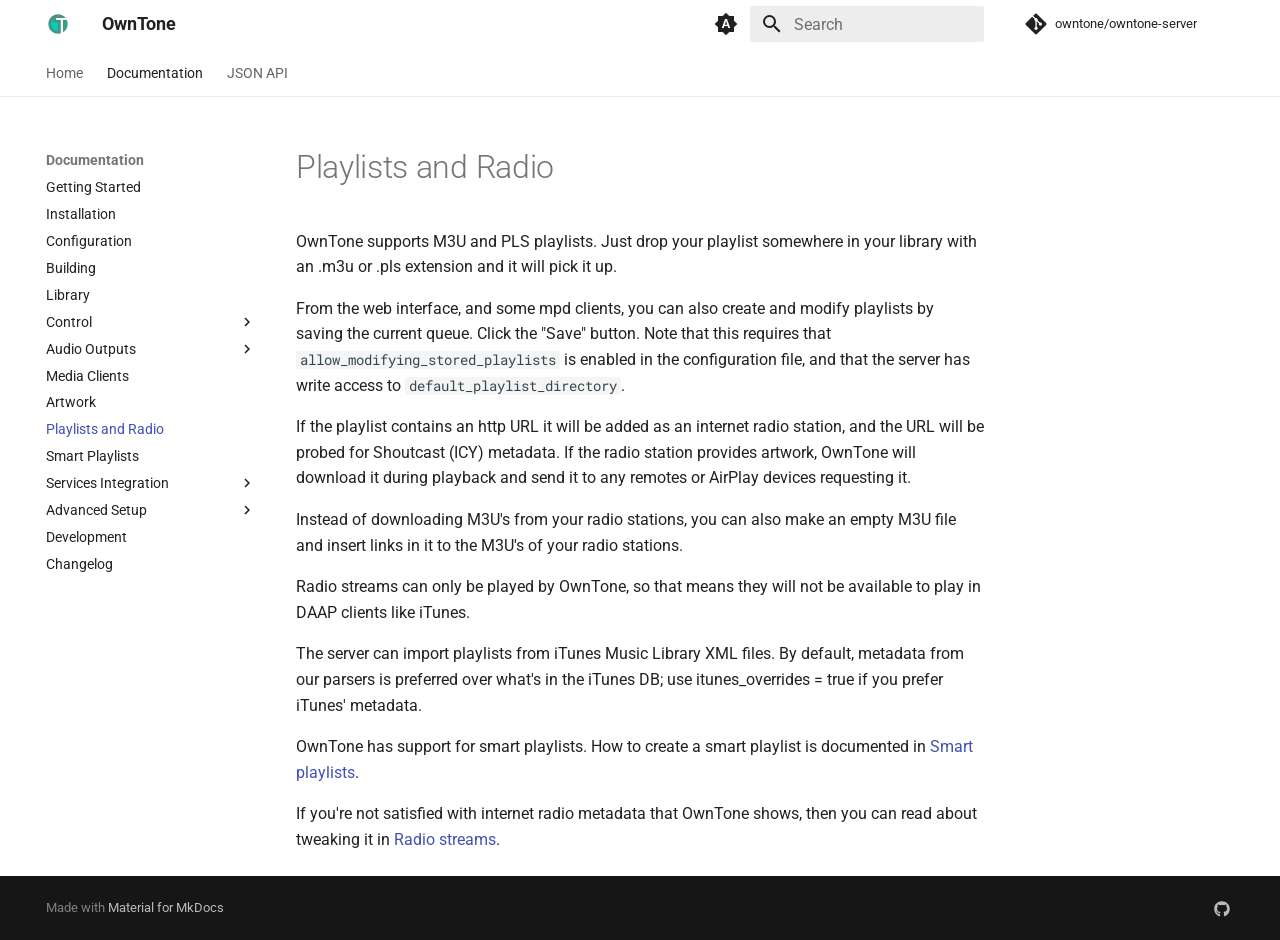
<file: playlists/index.html>
<!doctype html><html lang=en class=no-js> <head><meta charset=utf-8><meta name=viewport content="width=device-width,initial-scale=1"><meta name=description content="Linux/FreeBSD DAAP (iTunes) and MPD media server with support for AirPlay devices (multiroom), Apple Remote (and compatibles), Chromecast, Spotify and internet radio. "><meta name=author content="OwnTone maintainers"><link href=https://owntone.github.io/owntone-server/playlists/ rel=canonical><link href=../artwork/ rel=prev><link href=../smart-playlists/ rel=next><link rel=icon href=../assets/favicon.ico><meta name=generator content="mkdocs-1.6.1, mkdocs-material-9.7.7"><title>Playlists and Radio - OwnTone</title><link rel=stylesheet href=../assets/stylesheets/main.ec1eaa64.min.css><link rel=stylesheet href=../assets/stylesheets/palette.ab4e12ef.min.css><link rel=preconnect href=https://fonts.gstatic.com crossorigin><link rel=stylesheet href="https://fonts.googleapis.com/css?family=Roboto:300,300i,400,400i,700,700i%7CRoboto+Mono:400,400i,700,700i&display=fallback"><style>:root{--md-text-font:"Roboto";--md-code-font:"Roboto Mono"}</style><link rel=stylesheet href=../assets/extra.css><script>__md_scope=new URL("..",location),__md_hash=e=>[...e].reduce(((e,_)=>(e<<5)-e+_.charCodeAt(0)),0),__md_get=(e,_=localStorage,t=__md_scope)=>JSON.parse(_.getItem(t.pathname+"."+e)),__md_set=(e,_,t=localStorage,a=__md_scope)=>{try{t.setItem(a.pathname+"."+e,JSON.stringify(_))}catch(e){}}</script></head> <body dir=ltr data-md-color-scheme=default data-md-color-primary=indigo data-md-color-accent=indigo> <input class=md-toggle data-md-toggle=drawer type=checkbox id=__drawer autocomplete=off> <input class=md-toggle data-md-toggle=search type=checkbox id=__search autocomplete=off> <label class=md-overlay for=__drawer></label> <div data-md-component=skip> <a href=#playlists-and-radio class=md-skip> Skip to content </a> </div> <div data-md-component=announce> </div> <header class=md-header data-md-component=header> <nav class="md-header__inner md-grid" aria-label=Header> <a href=.. title=OwnTone class="md-header__button md-logo" aria-label=OwnTone data-md-component=logo> <img src=../assets/logo.svg alt=logo> </a> <label class="md-header__button md-icon" for=__drawer> <svg xmlns=http://www.w3.org/2000/svg viewbox="0 0 24 24"><path d="M3 6h18v2H3zm0 5h18v2H3zm0 5h18v2H3z"/></svg> </label> <div class=md-header__title data-md-component=header-title> <div class=md-header__ellipsis> <div class=md-header__topic> <span class=md-ellipsis> OwnTone </span> </div> <div class=md-header__topic data-md-component=header-topic> <span class=md-ellipsis> Playlists and Radio </span> </div> </div> </div> <form class=md-header__option data-md-component=palette> <input class=md-option data-md-color-media=(prefers-color-scheme) data-md-color-scheme=default data-md-color-primary=indigo data-md-color-accent=indigo aria-label="Switch to light mode" type=radio name=__palette id=__palette_0> <label class="md-header__button md-icon" title="Switch to light mode" for=__palette_1 hidden> <svg xmlns=http://www.w3.org/2000/svg viewbox="0 0 24 24"><path d="m14.3 16-.7-2h-3.2l-.7 2H7.8L11 7h2l3.2 9zM20 8.69V4h-4.69L12 .69 8.69 4H4v4.69L.69 12 4 15.31V20h4.69L12 23.31 15.31 20H20v-4.69L23.31 12zm-9.15 3.96h2.3L12 9z"/></svg> </label> <input class=md-option data-md-color-media="(prefers-color-scheme: light)" data-md-color-scheme=default data-md-color-primary=white data-md-color-accent=teal aria-label="Switch to dark mode" type=radio name=__palette id=__palette_1> <label class="md-header__button md-icon" title="Switch to dark mode" for=__palette_2 hidden> <svg xmlns=http://www.w3.org/2000/svg viewbox="0 0 24 24"><path d="M12 8a4 4 0 0 0-4 4 4 4 0 0 0 4 4 4 4 0 0 0 4-4 4 4 0 0 0-4-4m0 10a6 6 0 0 1-6-6 6 6 0 0 1 6-6 6 6 0 0 1 6 6 6 6 0 0 1-6 6m8-9.31V4h-4.69L12 .69 8.69 4H4v4.69L.69 12 4 15.31V20h4.69L12 23.31 15.31 20H20v-4.69L23.31 12z"/></svg> </label> <input class=md-option data-md-color-media="(prefers-color-scheme: dark)" data-md-color-scheme=slate data-md-color-primary=black data-md-color-accent=teal aria-label="Switch to system preference" type=radio name=__palette id=__palette_2> <label class="md-header__button md-icon" title="Switch to system preference" for=__palette_0 hidden> <svg xmlns=http://www.w3.org/2000/svg viewbox="0 0 24 24"><path d="M12 18c-.89 0-1.74-.2-2.5-.55C11.56 16.5 13 14.42 13 12s-1.44-4.5-3.5-5.45C10.26 6.2 11.11 6 12 6a6 6 0 0 1 6 6 6 6 0 0 1-6 6m8-9.31V4h-4.69L12 .69 8.69 4H4v4.69L.69 12 4 15.31V20h4.69L12 23.31 15.31 20H20v-4.69L23.31 12z"/></svg> </label> </form> <script>var palette=__md_get("__palette");if(palette&&palette.color){if("(prefers-color-scheme)"===palette.color.media){var media=matchMedia("(prefers-color-scheme: light)"),input=document.querySelector(media.matches?"[data-md-color-media='(prefers-color-scheme: light)']":"[data-md-color-media='(prefers-color-scheme: dark)']");palette.color.media=input.getAttribute("data-md-color-media"),palette.color.scheme=input.getAttribute("data-md-color-scheme"),palette.color.primary=input.getAttribute("data-md-color-primary"),palette.color.accent=input.getAttribute("data-md-color-accent")}for(var[key,value]of Object.entries(palette.color))document.body.setAttribute("data-md-color-"+key,value)}</script> <label class="md-header__button md-icon" for=__search> <svg xmlns=http://www.w3.org/2000/svg viewbox="0 0 24 24"><path d="M9.5 3A6.5 6.5 0 0 1 16 9.5c0 1.61-.59 3.09-1.56 4.23l.27.27h.79l5 5-1.5 1.5-5-5v-.79l-.27-.27A6.52 6.52 0 0 1 9.5 16 6.5 6.5 0 0 1 3 9.5 6.5 6.5 0 0 1 9.5 3m0 2C7 5 5 7 5 9.5S7 14 9.5 14 14 12 14 9.5 12 5 9.5 5"/></svg> </label> <div class=md-search data-md-component=search role=dialog> <label class=md-search__overlay for=__search></label> <div class=md-search__inner role=search> <form class=md-search__form name=search> <input type=text class=md-search__input name=query aria-label=Search placeholder=Search autocapitalize=off autocorrect=off autocomplete=off spellcheck=false data-md-component=search-query required> <label class="md-search__icon md-icon" for=__search> <svg xmlns=http://www.w3.org/2000/svg viewbox="0 0 24 24"><path d="M9.5 3A6.5 6.5 0 0 1 16 9.5c0 1.61-.59 3.09-1.56 4.23l.27.27h.79l5 5-1.5 1.5-5-5v-.79l-.27-.27A6.52 6.52 0 0 1 9.5 16 6.5 6.5 0 0 1 3 9.5 6.5 6.5 0 0 1 9.5 3m0 2C7 5 5 7 5 9.5S7 14 9.5 14 14 12 14 9.5 12 5 9.5 5"/></svg> <svg xmlns=http://www.w3.org/2000/svg viewbox="0 0 24 24"><path d="M20 11v2H8l5.5 5.5-1.42 1.42L4.16 12l7.92-7.92L13.5 5.5 8 11z"/></svg> </label> <nav class=md-search__options aria-label=Search> <button type=reset class="md-search__icon md-icon" title=Clear aria-label=Clear tabindex=-1> <svg xmlns=http://www.w3.org/2000/svg viewbox="0 0 24 24"><path d="M19 6.41 17.59 5 12 10.59 6.41 5 5 6.41 10.59 12 5 17.59 6.41 19 12 13.41 17.59 19 19 17.59 13.41 12z"/></svg> </button> </nav> </form> <div class=md-search__output> <div class=md-search__scrollwrap tabindex=0 data-md-scrollfix> <div class=md-search-result data-md-component=search-result> <div class=md-search-result__meta> Initializing search </div> <ol class=md-search-result__list role=presentation></ol> </div> </div> </div> </div> </div> <div class=md-header__source> <a href=https://github.com/owntone/owntone-server title="Go to repository" class=md-source data-md-component=source> <div class="md-source__icon md-icon"> <svg xmlns=http://www.w3.org/2000/svg viewbox="0 0 448 512"><!-- Font Awesome Free 7.1.0 by @fontawesome - https://fontawesome.com License - https://fontawesome.com/license/free (Icons: CC BY 4.0, Fonts: SIL OFL 1.1, Code: MIT License) Copyright 2025 Fonticons, Inc.--><path d="M439.6 236.1 244 40.5c-5.4-5.5-12.8-8.5-20.4-8.5s-15 3-20.4 8.4L162.5 81l51.5 51.5c27.1-9.1 52.7 16.8 43.4 43.7l49.7 49.7c34.2-11.8 61.2 31 35.5 56.7-26.5 26.5-70.2-2.9-56-37.3L240.3 199v121.9c25.3 12.5 22.3 41.8 9.1 55-6.4 6.4-15.2 10.1-24.3 10.1s-17.8-3.6-24.3-10.1c-17.6-17.6-11.1-46.9 11.2-56v-123c-20.8-8.5-24.6-30.7-18.6-45L142.6 101 8.5 235.1C3 240.6 0 247.9 0 255.5s3 15 8.5 20.4l195.6 195.7c5.4 5.4 12.7 8.4 20.4 8.4s15-3 20.4-8.4l194.7-194.7c5.4-5.4 8.4-12.8 8.4-20.4s-3-15-8.4-20.4"/></svg> </div> <div class=md-source__repository> owntone/owntone-server </div> </a> </div> </nav> </header> <div class=md-container data-md-component=container> <nav class=md-tabs aria-label=Tabs data-md-component=tabs> <div class=md-grid> <ul class=md-tabs__list> <li class=md-tabs__item> <a href=.. class=md-tabs__link> Home </a> </li> <li class="md-tabs__item md-tabs__item--active"> <a href=../getting-started/ class=md-tabs__link> Documentation </a> </li> <li class=md-tabs__item> <a href=../json-api/ class=md-tabs__link> JSON API </a> </li> </ul> </div> </nav> <main class=md-main data-md-component=main> <div class="md-main__inner md-grid"> <div class="md-sidebar md-sidebar--primary" data-md-component=sidebar data-md-type=navigation> <div class=md-sidebar__scrollwrap> <div class=md-sidebar__inner> <nav class="md-nav md-nav--primary md-nav--lifted" aria-label=Navigation data-md-level=0> <label class=md-nav__title for=__drawer> <a href=.. title=OwnTone class="md-nav__button md-logo" aria-label=OwnTone data-md-component=logo> <img src=../assets/logo.svg alt=logo> </a> OwnTone </label> <div class=md-nav__source> <a href=https://github.com/owntone/owntone-server title="Go to repository" class=md-source data-md-component=source> <div class="md-source__icon md-icon"> <svg xmlns=http://www.w3.org/2000/svg viewbox="0 0 448 512"><!-- Font Awesome Free 7.1.0 by @fontawesome - https://fontawesome.com License - https://fontawesome.com/license/free (Icons: CC BY 4.0, Fonts: SIL OFL 1.1, Code: MIT License) Copyright 2025 Fonticons, Inc.--><path d="M439.6 236.1 244 40.5c-5.4-5.5-12.8-8.5-20.4-8.5s-15 3-20.4 8.4L162.5 81l51.5 51.5c27.1-9.1 52.7 16.8 43.4 43.7l49.7 49.7c34.2-11.8 61.2 31 35.5 56.7-26.5 26.5-70.2-2.9-56-37.3L240.3 199v121.9c25.3 12.5 22.3 41.8 9.1 55-6.4 6.4-15.2 10.1-24.3 10.1s-17.8-3.6-24.3-10.1c-17.6-17.6-11.1-46.9 11.2-56v-123c-20.8-8.5-24.6-30.7-18.6-45L142.6 101 8.5 235.1C3 240.6 0 247.9 0 255.5s3 15 8.5 20.4l195.6 195.7c5.4 5.4 12.7 8.4 20.4 8.4s15-3 20.4-8.4l194.7-194.7c5.4-5.4 8.4-12.8 8.4-20.4s-3-15-8.4-20.4"/></svg> </div> <div class=md-source__repository> owntone/owntone-server </div> </a> </div> <ul class=md-nav__list data-md-scrollfix> <li class=md-nav__item> <a href=.. class=md-nav__link> <span class=md-ellipsis> Home </span> </a> </li> <li class="md-nav__item md-nav__item--active md-nav__item--section md-nav__item--nested"> <input class="md-nav__toggle md-toggle " type=checkbox id=__nav_2 checked> <label class=md-nav__link for=__nav_2 id=__nav_2_label tabindex> <span class=md-ellipsis> Documentation </span> <span class="md-nav__icon md-icon"></span> </label> <nav class=md-nav data-md-level=1 aria-labelledby=__nav_2_label aria-expanded=true> <label class=md-nav__title for=__nav_2> <span class="md-nav__icon md-icon"></span> Documentation </label> <ul class=md-nav__list data-md-scrollfix> <li class=md-nav__item> <a href=../getting-started/ class=md-nav__link> <span class=md-ellipsis> Getting Started </span> </a> </li> <li class=md-nav__item> <a href=../installation/ class=md-nav__link> <span class=md-ellipsis> Installation </span> </a> </li> <li class=md-nav__item> <a href=../configuration/ class=md-nav__link> <span class=md-ellipsis> Configuration </span> </a> </li> <li class=md-nav__item> <a href=../building/ class=md-nav__link> <span class=md-ellipsis> Building </span> </a> </li> <li class=md-nav__item> <a href=../library/ class=md-nav__link> <span class=md-ellipsis> Library </span> </a> </li> <li class="md-nav__item md-nav__item--nested"> <input class="md-nav__toggle md-toggle " type=checkbox id=__nav_2_6> <label class=md-nav__link for=__nav_2_6 id=__nav_2_6_label tabindex=0> <span class=md-ellipsis> Control </span> <span class="md-nav__icon md-icon"></span> </label> <nav class=md-nav data-md-level=2 aria-labelledby=__nav_2_6_label aria-expanded=false> <label class=md-nav__title for=__nav_2_6> <span class="md-nav__icon md-icon"></span> Control </label> <ul class=md-nav__list data-md-scrollfix> <li class=md-nav__item> <a href=../control-clients/mobile/ class=md-nav__link> <span class=md-ellipsis> Mobile Device </span> </a> </li> <li class=md-nav__item> <a href=../control-clients/desktop/ class=md-nav__link> <span class=md-ellipsis> Desktop </span> </a> </li> <li class=md-nav__item> <a href=../control-clients/web/ class=md-nav__link> <span class=md-ellipsis> Browser </span> </a> </li> <li class=md-nav__item> <a href=../control-clients/cli-api/ class=md-nav__link> <span class=md-ellipsis> API and CLI </span> </a> </li> <li class=md-nav__item> <a href=../control-clients/smartwatch/ class=md-nav__link> <span class=md-ellipsis> Smartwatch </span> </a> </li> </ul> </nav> </li> <li class="md-nav__item md-nav__item--nested"> <input class="md-nav__toggle md-toggle " type=checkbox id=__nav_2_7> <label class=md-nav__link for=__nav_2_7 id=__nav_2_7_label tabindex=0> <span class=md-ellipsis> Audio Outputs </span> <span class="md-nav__icon md-icon"></span> </label> <nav class=md-nav data-md-level=2 aria-labelledby=__nav_2_7_label aria-expanded=false> <label class=md-nav__title for=__nav_2_7> <span class="md-nav__icon md-icon"></span> Audio Outputs </label> <ul class=md-nav__list data-md-scrollfix> <li class=md-nav__item> <a href=../audio-outputs/airplay/ class=md-nav__link> <span class=md-ellipsis> AirPlay </span> </a> </li> <li class=md-nav__item> <a href=../audio-outputs/chromecast/ class=md-nav__link> <span class=md-ellipsis> Chromecast </span> </a> </li> <li class=md-nav__item> <a href=../audio-outputs/local-audio/ class=md-nav__link> <span class=md-ellipsis> Local Audio </span> </a> </li> <li class=md-nav__item> <a href=../audio-outputs/mobile/ class=md-nav__link> <span class=md-ellipsis> Mobile Device </span> </a> </li> <li class=md-nav__item> <a href=../audio-outputs/web/ class=md-nav__link> <span class=md-ellipsis> Web </span> </a> </li> <li class=md-nav__item> <a href=../audio-outputs/roku/ class=md-nav__link> <span class=md-ellipsis> Roku </span> </a> </li> <li class=md-nav__item> <a href=../audio-outputs/streaming/ class=md-nav__link> <span class=md-ellipsis> Streaming </span> </a> </li> </ul> </nav> </li> <li class=md-nav__item> <a href=../media-clients/ class=md-nav__link> <span class=md-ellipsis> Media Clients </span> </a> </li> <li class=md-nav__item> <a href=../artwork/ class=md-nav__link> <span class=md-ellipsis> Artwork </span> </a> </li> <li class="md-nav__item md-nav__item--active"> <input class="md-nav__toggle md-toggle" type=checkbox id=__toc> <a href=./ class="md-nav__link md-nav__link--active"> <span class=md-ellipsis> Playlists and Radio </span> </a> </li> <li class=md-nav__item> <a href=../smart-playlists/ class=md-nav__link> <span class=md-ellipsis> Smart Playlists </span> </a> </li> <li class="md-nav__item md-nav__item--nested"> <input class="md-nav__toggle md-toggle " type=checkbox id=__nav_2_12> <label class=md-nav__link for=__nav_2_12 id=__nav_2_12_label tabindex=0> <span class=md-ellipsis> Services Integration </span> <span class="md-nav__icon md-icon"></span> </label> <nav class=md-nav data-md-level=2 aria-labelledby=__nav_2_12_label aria-expanded=false> <label class=md-nav__title for=__nav_2_12> <span class="md-nav__icon md-icon"></span> Services Integration </label> <ul class=md-nav__list data-md-scrollfix> <li class=md-nav__item> <a href=../integrations/spotify/ class=md-nav__link> <span class=md-ellipsis> Spotify </span> </a> </li> <li class=md-nav__item> <a href=../integrations/lastfm/ class=md-nav__link> <span class=md-ellipsis> LastFM </span> </a> </li> </ul> </nav> </li> <li class="md-nav__item md-nav__item--nested"> <input class="md-nav__toggle md-toggle " type=checkbox id=__nav_2_13> <label class=md-nav__link for=__nav_2_13 id=__nav_2_13_label tabindex=0> <span class=md-ellipsis> Advanced Setup </span> <span class="md-nav__icon md-icon"></span> </label> <nav class=md-nav data-md-level=2 aria-labelledby=__nav_2_13_label aria-expanded=false> <label class=md-nav__title for=__nav_2_13> <span class="md-nav__icon md-icon"></span> Advanced Setup </label> <ul class=md-nav__list data-md-scrollfix> <li class=md-nav__item> <a href=../advanced/outputs-alsa/ class=md-nav__link> <span class=md-ellipsis> ALSA </span> </a> </li> <li class=md-nav__item> <a href=../advanced/outputs-pulse/ class=md-nav__link> <span class=md-ellipsis> PulseAudio </span> </a> </li> <li class=md-nav__item> <a href=../advanced/radio-streams/ class=md-nav__link> <span class=md-ellipsis> Radio Streams </span> </a> </li> <li class=md-nav__item> <a href=../advanced/remote-access/ class=md-nav__link> <span class=md-ellipsis> Remote Access </span> </a> </li> <li class=md-nav__item> <a href=../advanced/multiple-instances/ class=md-nav__link> <span class=md-ellipsis> Multiple Instances </span> </a> </li> </ul> </nav> </li> <li class=md-nav__item> <a href=../development/ class=md-nav__link> <span class=md-ellipsis> Development </span> </a> </li> <li class=md-nav__item> <a href=../changelog/ class=md-nav__link> <span class=md-ellipsis> Changelog </span> </a> </li> </ul> </nav> </li> <li class=md-nav__item> <a href=../json-api/ class=md-nav__link> <span class=md-ellipsis> JSON API </span> </a> </li> </ul> </nav> </div> </div> </div> <div class="md-sidebar md-sidebar--secondary" data-md-component=sidebar data-md-type=toc> <div class=md-sidebar__scrollwrap> <div class=md-sidebar__inner> <nav class="md-nav md-nav--secondary" aria-label="Table of contents"> </nav> </div> </div> </div> <div class=md-content data-md-component=content> <article class="md-content__inner md-typeset"> <h1 id=playlists-and-radio>Playlists and Radio<a class=headerlink href=#playlists-and-radio title="Permanent link">&para;</a></h1> <p>OwnTone supports M3U and PLS playlists. Just drop your playlist somewhere in your library with an .m3u or .pls extension and it will pick it up.</p> <p>From the web interface, and some mpd clients, you can also create and modify playlists by saving the current queue. Click the "Save" button. Note that this requires that <code>allow_modifying_stored_playlists</code> is enabled in the configuration file, and that the server has write access to <code>default_playlist_directory</code>.</p> <p>If the playlist contains an http URL it will be added as an internet radio station, and the URL will be probed for Shoutcast (ICY) metadata. If the radio station provides artwork, OwnTone will download it during playback and send it to any remotes or AirPlay devices requesting it.</p> <p>Instead of downloading M3U's from your radio stations, you can also make an empty M3U file and insert links in it to the M3U's of your radio stations.</p> <p>Radio streams can only be played by OwnTone, so that means they will not be available to play in DAAP clients like iTunes.</p> <p>The server can import playlists from iTunes Music Library XML files. By default, metadata from our parsers is preferred over what's in the iTunes DB; use itunes_overrides = true if you prefer iTunes' metadata.</p> <p>OwnTone has support for smart playlists. How to create a smart playlist is documented in <a href=../smart-playlists/ >Smart playlists</a>.</p> <p>If you're not satisfied with internet radio metadata that OwnTone shows, then you can read about tweaking it in <a href=../advanced/radio-streams/ >Radio streams</a>.</p> </article> </div> <script>var target=document.getElementById(location.hash.slice(1));target&&target.name&&(target.checked=target.name.startsWith("__tabbed_"))</script> </div> <button type=button class="md-top md-icon" data-md-component=top hidden> <svg xmlns=http://www.w3.org/2000/svg viewbox="0 0 24 24"><path d="M13 20h-2V8l-5.5 5.5-1.42-1.42L12 4.16l7.92 7.92-1.42 1.42L13 8z"/></svg> Back to top </button> </main> <footer class=md-footer> <div class="md-footer-meta md-typeset"> <div class="md-footer-meta__inner md-grid"> <div class=md-copyright> Made with <a href=https://squidfunk.github.io/mkdocs-material/ target=_blank rel=noopener> Material for MkDocs </a> </div> <div class=md-social> <a href=https://github.com/owntone/owntone-server target=_blank rel=noopener title=github.com class=md-social__link> <svg xmlns=http://www.w3.org/2000/svg viewbox="0 0 512 512"><!-- Font Awesome Free 7.1.0 by @fontawesome - https://fontawesome.com License - https://fontawesome.com/license/free (Icons: CC BY 4.0, Fonts: SIL OFL 1.1, Code: MIT License) Copyright 2025 Fonticons, Inc.--><path d="M173.9 397.4c0 2-2.3 3.6-5.2 3.6-3.3.3-5.6-1.3-5.6-3.6 0-2 2.3-3.6 5.2-3.6 3-.3 5.6 1.3 5.6 3.6m-31.1-4.5c-.7 2 1.3 4.3 4.3 4.9 2.6 1 5.6 0 6.2-2s-1.3-4.3-4.3-5.2c-2.6-.7-5.5.3-6.2 2.3m44.2-1.7c-2.9.7-4.9 2.6-4.6 4.9.3 2 2.9 3.3 5.9 2.6 2.9-.7 4.9-2.6 4.6-4.6-.3-1.9-3-3.2-5.9-2.9M252.8 8C114.1 8 8 113.3 8 252c0 110.9 69.8 205.8 169.5 239.2 12.8 2.3 17.3-5.6 17.3-12.1 0-6.2-.3-40.4-.3-61.4 0 0-70 15-84.7-29.8 0 0-11.4-29.1-27.8-36.6 0 0-22.9-15.7 1.6-15.4 0 0 24.9 2 38.6 25.8 21.9 38.6 58.6 27.5 72.9 20.9 2.3-16 8.8-27.1 16-33.7-55.9-6.2-112.3-14.3-112.3-110.5 0-27.5 7.6-41.3 23.6-58.9-2.6-6.5-11.1-33.3 2.6-67.9 20.9-6.5 69 27 69 27 20-5.6 41.5-8.5 62.8-8.5s42.8 2.9 62.8 8.5c0 0 48.1-33.6 69-27 13.7 34.7 5.2 61.4 2.6 67.9 16 17.7 25.8 31.5 25.8 58.9 0 96.5-58.9 104.2-114.8 110.5 9.2 7.9 17 22.9 17 46.4 0 33.7-.3 75.4-.3 83.6 0 6.5 4.6 14.4 17.3 12.1C436.2 457.8 504 362.9 504 252 504 113.3 391.5 8 252.8 8M105.2 352.9c-1.3 1-1 3.3.7 5.2 1.6 1.6 3.9 2.3 5.2 1 1.3-1 1-3.3-.7-5.2-1.6-1.6-3.9-2.3-5.2-1m-10.8-8.1c-.7 1.3.3 2.9 2.3 3.9 1.6 1 3.6.7 4.3-.7.7-1.3-.3-2.9-2.3-3.9-2-.6-3.6-.3-4.3.7m32.4 35.6c-1.6 1.3-1 4.3 1.3 6.2 2.3 2.3 5.2 2.6 6.5 1 1.3-1.3.7-4.3-1.3-6.2-2.2-2.3-5.2-2.6-6.5-1m-11.4-14.7c-1.6 1-1.6 3.6 0 5.9s4.3 3.3 5.6 2.3c1.6-1.3 1.6-3.9 0-6.2-1.4-2.3-4-3.3-5.6-2"/></svg> </a> </div> </div> </div> </footer> </div> <div class=md-dialog data-md-component=dialog> <div class="md-dialog__inner md-typeset"></div> </div> <script id=__config type=application/json>{"annotate": null, "base": "..", "features": ["navigation.tabs", "navigation.top"], "search": "../assets/javascripts/workers/search.2c215733.min.js", "tags": null, "translations": {"clipboard.copied": "Copied to clipboard", "clipboard.copy": "Copy to clipboard", "search.result.more.one": "1 more on this page", "search.result.more.other": "# more on this page", "search.result.none": "No matching documents", "search.result.one": "1 matching document", "search.result.other": "# matching documents", "search.result.placeholder": "Type to start searching", "search.result.term.missing": "Missing", "select.version": "Select version"}, "version": null}</script> <script src=../assets/javascripts/bundle.d7400e89.min.js></script> <script src=../assets/extra.js></script> </body> </html>
</file>
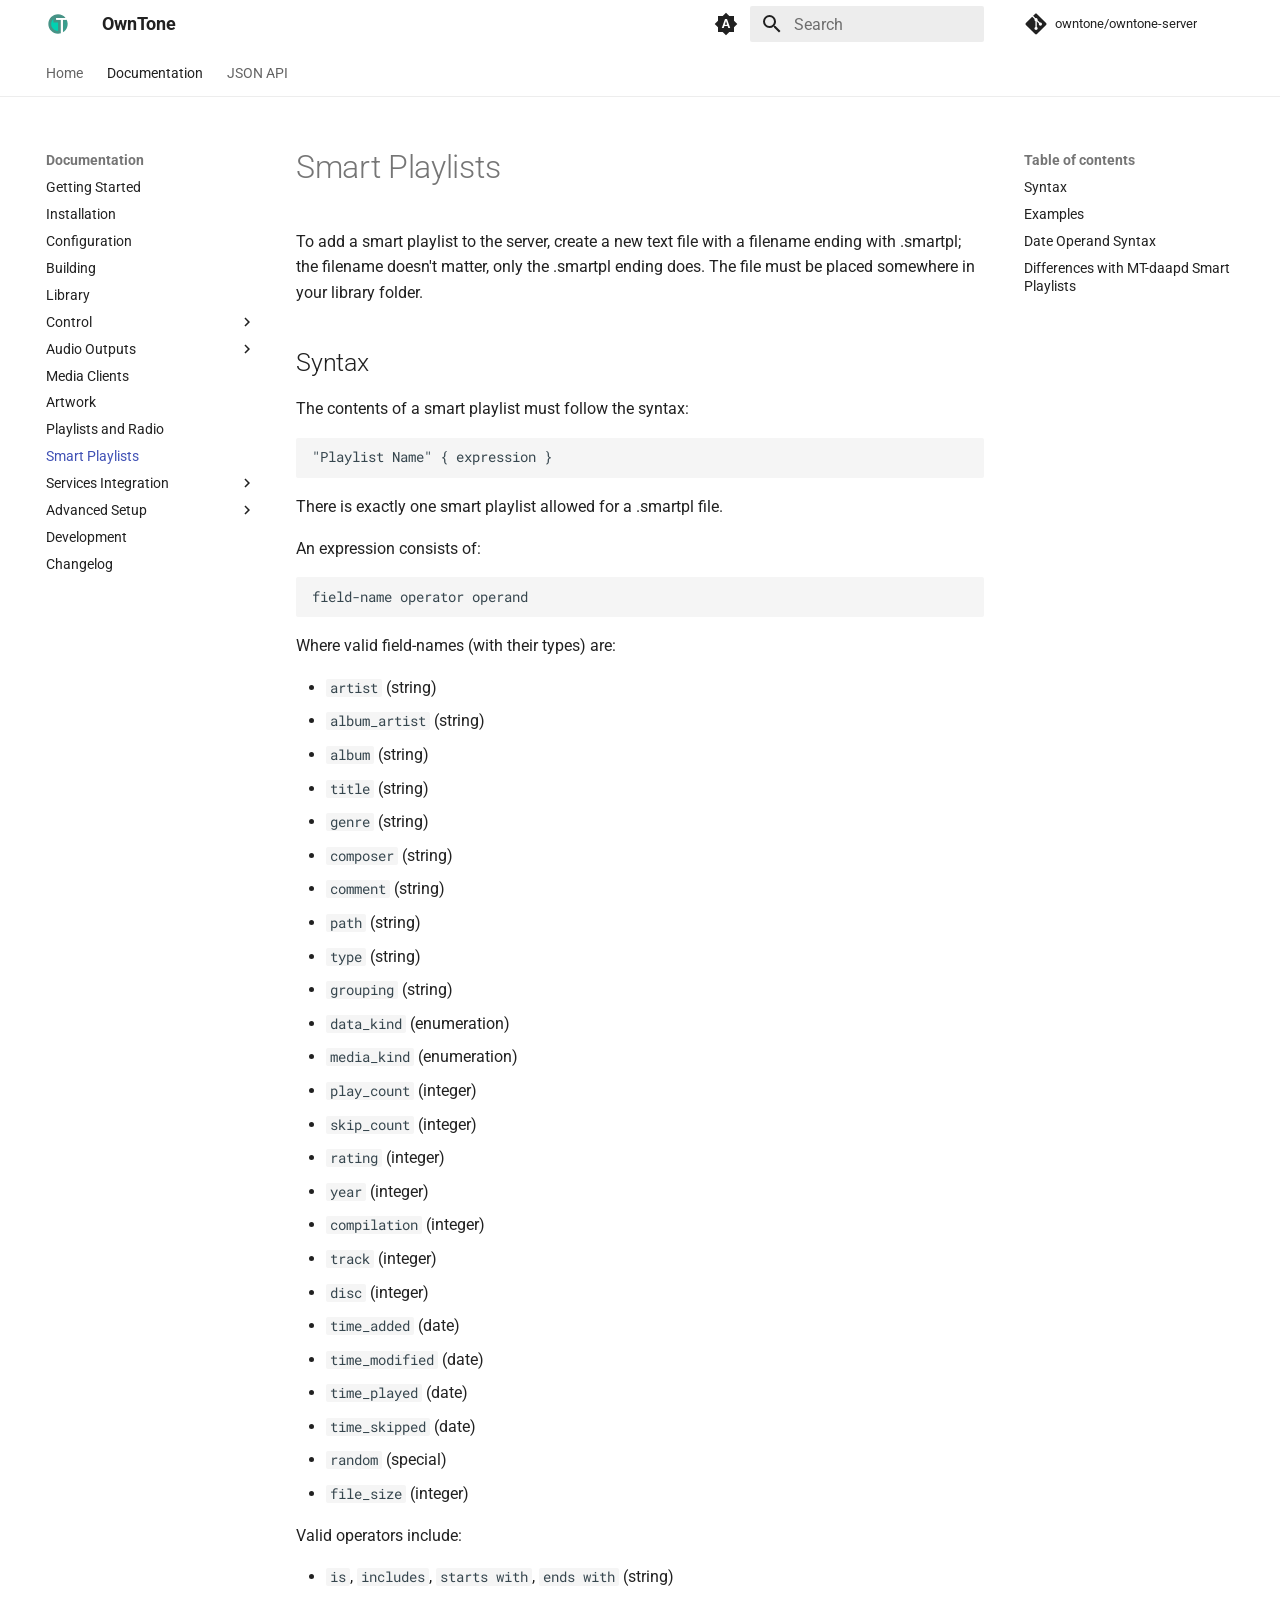
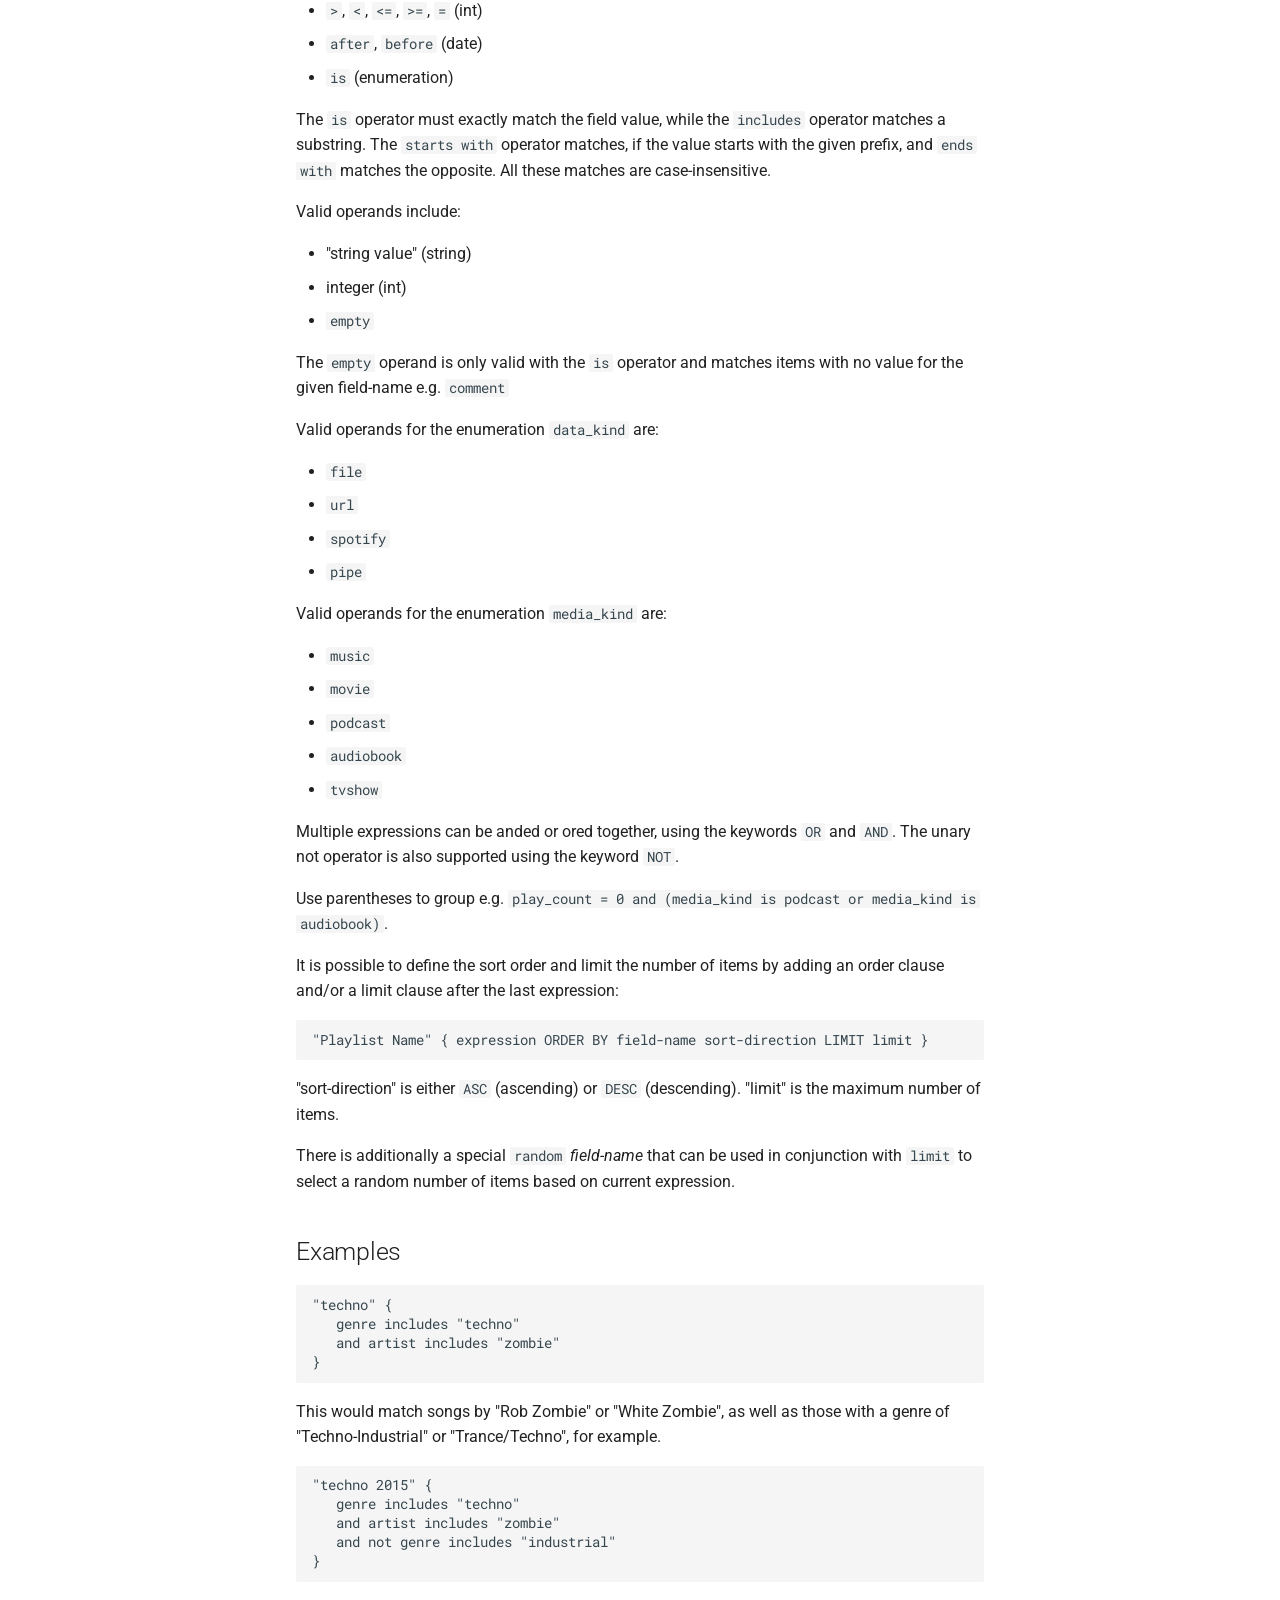
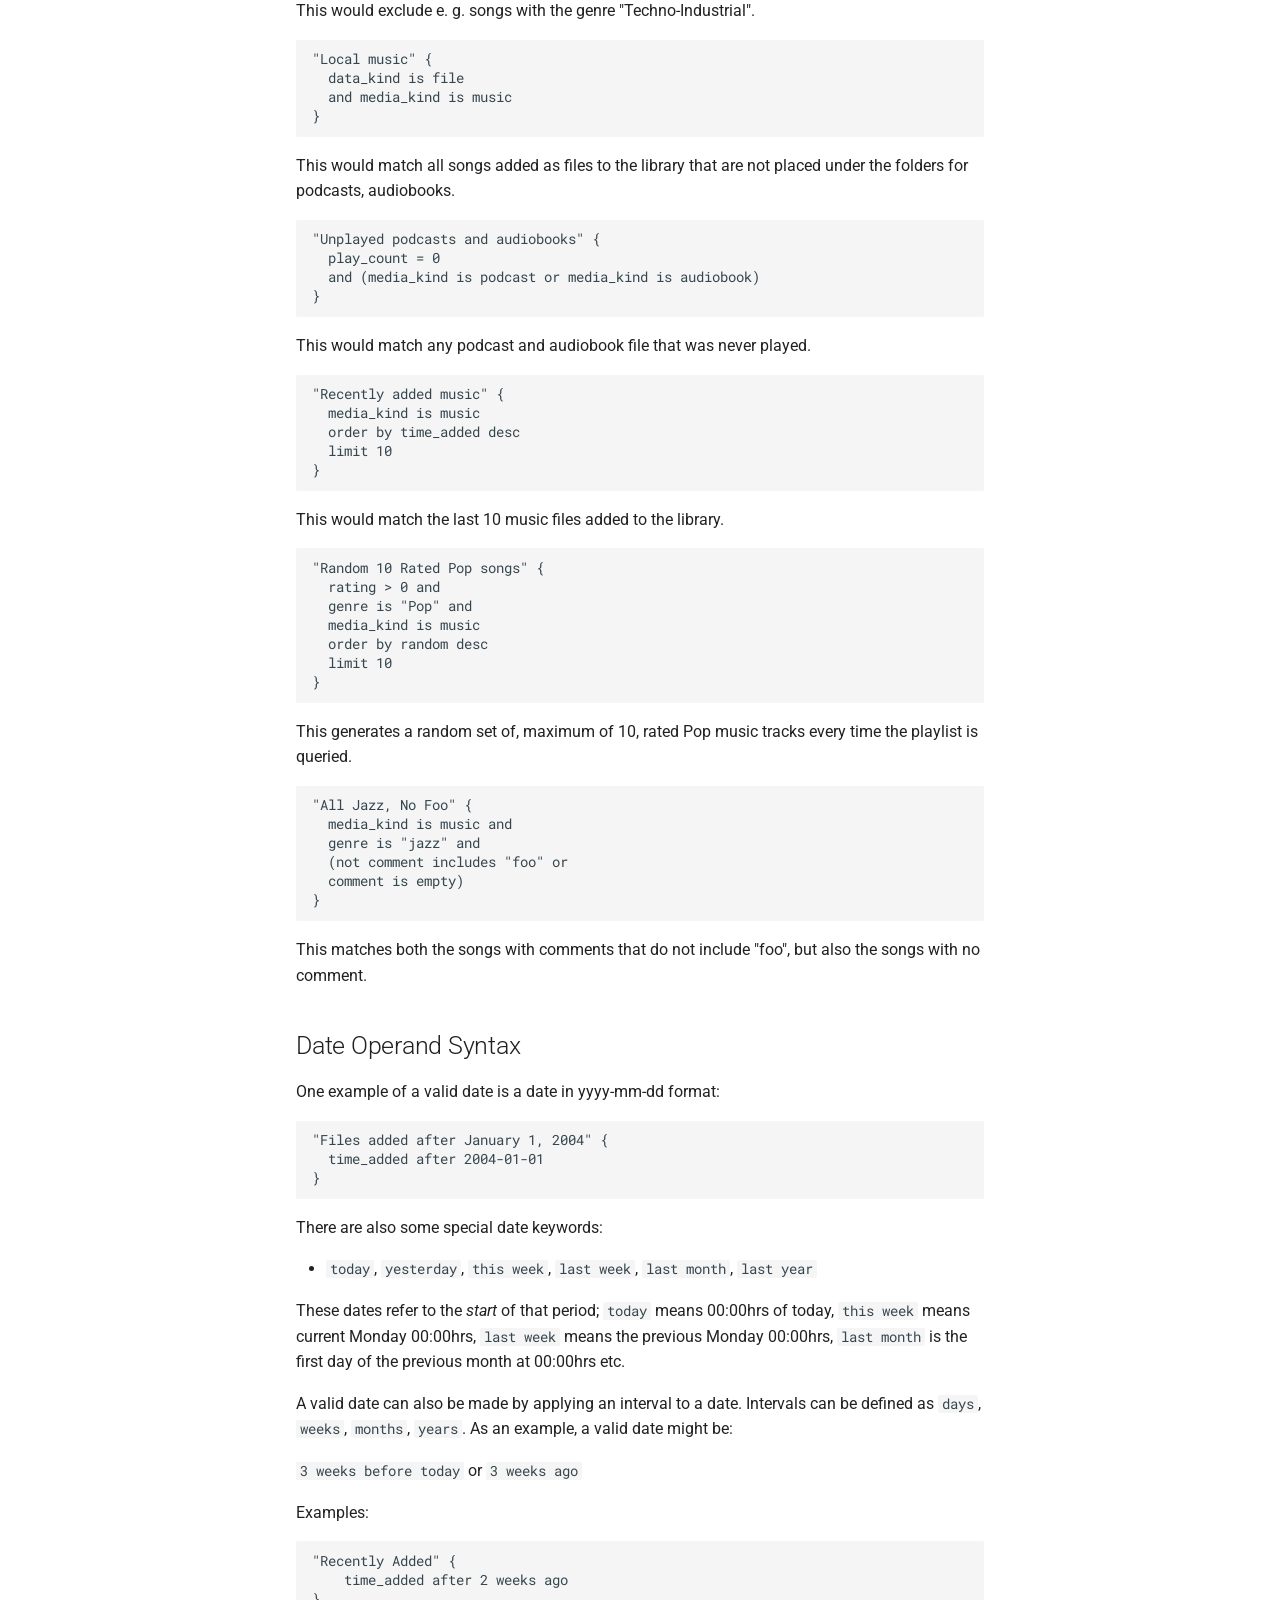
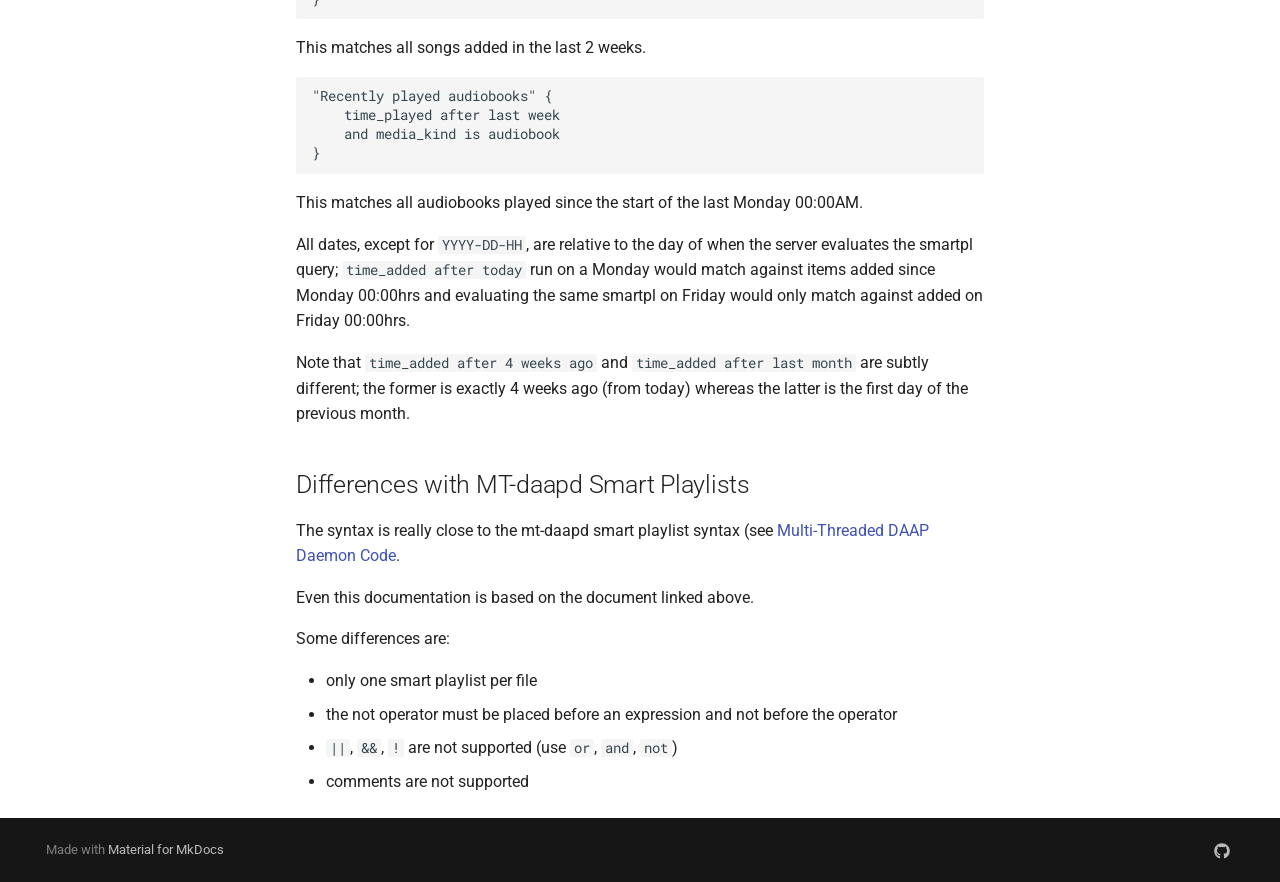
<file: smart-playlists/index.html>
<!doctype html><html lang=en class=no-js> <head><meta charset=utf-8><meta name=viewport content="width=device-width,initial-scale=1"><meta name=description content="Linux/FreeBSD DAAP (iTunes) and MPD media server with support for AirPlay devices (multiroom), Apple Remote (and compatibles), Chromecast, Spotify and internet radio. "><meta name=author content="OwnTone maintainers"><link href=https://owntone.github.io/owntone-server/smart-playlists/ rel=canonical><link href=../playlists/ rel=prev><link href=../integrations/spotify/ rel=next><link rel=icon href=../assets/favicon.ico><meta name=generator content="mkdocs-1.6.1, mkdocs-material-9.7.7"><title>Smart Playlists - OwnTone</title><link rel=stylesheet href=../assets/stylesheets/main.ec1eaa64.min.css><link rel=stylesheet href=../assets/stylesheets/palette.ab4e12ef.min.css><link rel=preconnect href=https://fonts.gstatic.com crossorigin><link rel=stylesheet href="https://fonts.googleapis.com/css?family=Roboto:300,300i,400,400i,700,700i%7CRoboto+Mono:400,400i,700,700i&display=fallback"><style>:root{--md-text-font:"Roboto";--md-code-font:"Roboto Mono"}</style><link rel=stylesheet href=../assets/extra.css><script>__md_scope=new URL("..",location),__md_hash=e=>[...e].reduce(((e,_)=>(e<<5)-e+_.charCodeAt(0)),0),__md_get=(e,_=localStorage,t=__md_scope)=>JSON.parse(_.getItem(t.pathname+"."+e)),__md_set=(e,_,t=localStorage,a=__md_scope)=>{try{t.setItem(a.pathname+"."+e,JSON.stringify(_))}catch(e){}}</script></head> <body dir=ltr data-md-color-scheme=default data-md-color-primary=indigo data-md-color-accent=indigo> <input class=md-toggle data-md-toggle=drawer type=checkbox id=__drawer autocomplete=off> <input class=md-toggle data-md-toggle=search type=checkbox id=__search autocomplete=off> <label class=md-overlay for=__drawer></label> <div data-md-component=skip> <a href=#smart-playlists class=md-skip> Skip to content </a> </div> <div data-md-component=announce> </div> <header class=md-header data-md-component=header> <nav class="md-header__inner md-grid" aria-label=Header> <a href=.. title=OwnTone class="md-header__button md-logo" aria-label=OwnTone data-md-component=logo> <img src=../assets/logo.svg alt=logo> </a> <label class="md-header__button md-icon" for=__drawer> <svg xmlns=http://www.w3.org/2000/svg viewbox="0 0 24 24"><path d="M3 6h18v2H3zm0 5h18v2H3zm0 5h18v2H3z"/></svg> </label> <div class=md-header__title data-md-component=header-title> <div class=md-header__ellipsis> <div class=md-header__topic> <span class=md-ellipsis> OwnTone </span> </div> <div class=md-header__topic data-md-component=header-topic> <span class=md-ellipsis> Smart Playlists </span> </div> </div> </div> <form class=md-header__option data-md-component=palette> <input class=md-option data-md-color-media=(prefers-color-scheme) data-md-color-scheme=default data-md-color-primary=indigo data-md-color-accent=indigo aria-label="Switch to light mode" type=radio name=__palette id=__palette_0> <label class="md-header__button md-icon" title="Switch to light mode" for=__palette_1 hidden> <svg xmlns=http://www.w3.org/2000/svg viewbox="0 0 24 24"><path d="m14.3 16-.7-2h-3.2l-.7 2H7.8L11 7h2l3.2 9zM20 8.69V4h-4.69L12 .69 8.69 4H4v4.69L.69 12 4 15.31V20h4.69L12 23.31 15.31 20H20v-4.69L23.31 12zm-9.15 3.96h2.3L12 9z"/></svg> </label> <input class=md-option data-md-color-media="(prefers-color-scheme: light)" data-md-color-scheme=default data-md-color-primary=white data-md-color-accent=teal aria-label="Switch to dark mode" type=radio name=__palette id=__palette_1> <label class="md-header__button md-icon" title="Switch to dark mode" for=__palette_2 hidden> <svg xmlns=http://www.w3.org/2000/svg viewbox="0 0 24 24"><path d="M12 8a4 4 0 0 0-4 4 4 4 0 0 0 4 4 4 4 0 0 0 4-4 4 4 0 0 0-4-4m0 10a6 6 0 0 1-6-6 6 6 0 0 1 6-6 6 6 0 0 1 6 6 6 6 0 0 1-6 6m8-9.31V4h-4.69L12 .69 8.69 4H4v4.69L.69 12 4 15.31V20h4.69L12 23.31 15.31 20H20v-4.69L23.31 12z"/></svg> </label> <input class=md-option data-md-color-media="(prefers-color-scheme: dark)" data-md-color-scheme=slate data-md-color-primary=black data-md-color-accent=teal aria-label="Switch to system preference" type=radio name=__palette id=__palette_2> <label class="md-header__button md-icon" title="Switch to system preference" for=__palette_0 hidden> <svg xmlns=http://www.w3.org/2000/svg viewbox="0 0 24 24"><path d="M12 18c-.89 0-1.74-.2-2.5-.55C11.56 16.5 13 14.42 13 12s-1.44-4.5-3.5-5.45C10.26 6.2 11.11 6 12 6a6 6 0 0 1 6 6 6 6 0 0 1-6 6m8-9.31V4h-4.69L12 .69 8.69 4H4v4.69L.69 12 4 15.31V20h4.69L12 23.31 15.31 20H20v-4.69L23.31 12z"/></svg> </label> </form> <script>var palette=__md_get("__palette");if(palette&&palette.color){if("(prefers-color-scheme)"===palette.color.media){var media=matchMedia("(prefers-color-scheme: light)"),input=document.querySelector(media.matches?"[data-md-color-media='(prefers-color-scheme: light)']":"[data-md-color-media='(prefers-color-scheme: dark)']");palette.color.media=input.getAttribute("data-md-color-media"),palette.color.scheme=input.getAttribute("data-md-color-scheme"),palette.color.primary=input.getAttribute("data-md-color-primary"),palette.color.accent=input.getAttribute("data-md-color-accent")}for(var[key,value]of Object.entries(palette.color))document.body.setAttribute("data-md-color-"+key,value)}</script> <label class="md-header__button md-icon" for=__search> <svg xmlns=http://www.w3.org/2000/svg viewbox="0 0 24 24"><path d="M9.5 3A6.5 6.5 0 0 1 16 9.5c0 1.61-.59 3.09-1.56 4.23l.27.27h.79l5 5-1.5 1.5-5-5v-.79l-.27-.27A6.52 6.52 0 0 1 9.5 16 6.5 6.5 0 0 1 3 9.5 6.5 6.5 0 0 1 9.5 3m0 2C7 5 5 7 5 9.5S7 14 9.5 14 14 12 14 9.5 12 5 9.5 5"/></svg> </label> <div class=md-search data-md-component=search role=dialog> <label class=md-search__overlay for=__search></label> <div class=md-search__inner role=search> <form class=md-search__form name=search> <input type=text class=md-search__input name=query aria-label=Search placeholder=Search autocapitalize=off autocorrect=off autocomplete=off spellcheck=false data-md-component=search-query required> <label class="md-search__icon md-icon" for=__search> <svg xmlns=http://www.w3.org/2000/svg viewbox="0 0 24 24"><path d="M9.5 3A6.5 6.5 0 0 1 16 9.5c0 1.61-.59 3.09-1.56 4.23l.27.27h.79l5 5-1.5 1.5-5-5v-.79l-.27-.27A6.52 6.52 0 0 1 9.5 16 6.5 6.5 0 0 1 3 9.5 6.5 6.5 0 0 1 9.5 3m0 2C7 5 5 7 5 9.5S7 14 9.5 14 14 12 14 9.5 12 5 9.5 5"/></svg> <svg xmlns=http://www.w3.org/2000/svg viewbox="0 0 24 24"><path d="M20 11v2H8l5.5 5.5-1.42 1.42L4.16 12l7.92-7.92L13.5 5.5 8 11z"/></svg> </label> <nav class=md-search__options aria-label=Search> <button type=reset class="md-search__icon md-icon" title=Clear aria-label=Clear tabindex=-1> <svg xmlns=http://www.w3.org/2000/svg viewbox="0 0 24 24"><path d="M19 6.41 17.59 5 12 10.59 6.41 5 5 6.41 10.59 12 5 17.59 6.41 19 12 13.41 17.59 19 19 17.59 13.41 12z"/></svg> </button> </nav> </form> <div class=md-search__output> <div class=md-search__scrollwrap tabindex=0 data-md-scrollfix> <div class=md-search-result data-md-component=search-result> <div class=md-search-result__meta> Initializing search </div> <ol class=md-search-result__list role=presentation></ol> </div> </div> </div> </div> </div> <div class=md-header__source> <a href=https://github.com/owntone/owntone-server title="Go to repository" class=md-source data-md-component=source> <div class="md-source__icon md-icon"> <svg xmlns=http://www.w3.org/2000/svg viewbox="0 0 448 512"><!-- Font Awesome Free 7.1.0 by @fontawesome - https://fontawesome.com License - https://fontawesome.com/license/free (Icons: CC BY 4.0, Fonts: SIL OFL 1.1, Code: MIT License) Copyright 2025 Fonticons, Inc.--><path d="M439.6 236.1 244 40.5c-5.4-5.5-12.8-8.5-20.4-8.5s-15 3-20.4 8.4L162.5 81l51.5 51.5c27.1-9.1 52.7 16.8 43.4 43.7l49.7 49.7c34.2-11.8 61.2 31 35.5 56.7-26.5 26.5-70.2-2.9-56-37.3L240.3 199v121.9c25.3 12.5 22.3 41.8 9.1 55-6.4 6.4-15.2 10.1-24.3 10.1s-17.8-3.6-24.3-10.1c-17.6-17.6-11.1-46.9 11.2-56v-123c-20.8-8.5-24.6-30.7-18.6-45L142.6 101 8.5 235.1C3 240.6 0 247.9 0 255.5s3 15 8.5 20.4l195.6 195.7c5.4 5.4 12.7 8.4 20.4 8.4s15-3 20.4-8.4l194.7-194.7c5.4-5.4 8.4-12.8 8.4-20.4s-3-15-8.4-20.4"/></svg> </div> <div class=md-source__repository> owntone/owntone-server </div> </a> </div> </nav> </header> <div class=md-container data-md-component=container> <nav class=md-tabs aria-label=Tabs data-md-component=tabs> <div class=md-grid> <ul class=md-tabs__list> <li class=md-tabs__item> <a href=.. class=md-tabs__link> Home </a> </li> <li class="md-tabs__item md-tabs__item--active"> <a href=../getting-started/ class=md-tabs__link> Documentation </a> </li> <li class=md-tabs__item> <a href=../json-api/ class=md-tabs__link> JSON API </a> </li> </ul> </div> </nav> <main class=md-main data-md-component=main> <div class="md-main__inner md-grid"> <div class="md-sidebar md-sidebar--primary" data-md-component=sidebar data-md-type=navigation> <div class=md-sidebar__scrollwrap> <div class=md-sidebar__inner> <nav class="md-nav md-nav--primary md-nav--lifted" aria-label=Navigation data-md-level=0> <label class=md-nav__title for=__drawer> <a href=.. title=OwnTone class="md-nav__button md-logo" aria-label=OwnTone data-md-component=logo> <img src=../assets/logo.svg alt=logo> </a> OwnTone </label> <div class=md-nav__source> <a href=https://github.com/owntone/owntone-server title="Go to repository" class=md-source data-md-component=source> <div class="md-source__icon md-icon"> <svg xmlns=http://www.w3.org/2000/svg viewbox="0 0 448 512"><!-- Font Awesome Free 7.1.0 by @fontawesome - https://fontawesome.com License - https://fontawesome.com/license/free (Icons: CC BY 4.0, Fonts: SIL OFL 1.1, Code: MIT License) Copyright 2025 Fonticons, Inc.--><path d="M439.6 236.1 244 40.5c-5.4-5.5-12.8-8.5-20.4-8.5s-15 3-20.4 8.4L162.5 81l51.5 51.5c27.1-9.1 52.7 16.8 43.4 43.7l49.7 49.7c34.2-11.8 61.2 31 35.5 56.7-26.5 26.5-70.2-2.9-56-37.3L240.3 199v121.9c25.3 12.5 22.3 41.8 9.1 55-6.4 6.4-15.2 10.1-24.3 10.1s-17.8-3.6-24.3-10.1c-17.6-17.6-11.1-46.9 11.2-56v-123c-20.8-8.5-24.6-30.7-18.6-45L142.6 101 8.5 235.1C3 240.6 0 247.9 0 255.5s3 15 8.5 20.4l195.6 195.7c5.4 5.4 12.7 8.4 20.4 8.4s15-3 20.4-8.4l194.7-194.7c5.4-5.4 8.4-12.8 8.4-20.4s-3-15-8.4-20.4"/></svg> </div> <div class=md-source__repository> owntone/owntone-server </div> </a> </div> <ul class=md-nav__list data-md-scrollfix> <li class=md-nav__item> <a href=.. class=md-nav__link> <span class=md-ellipsis> Home </span> </a> </li> <li class="md-nav__item md-nav__item--active md-nav__item--section md-nav__item--nested"> <input class="md-nav__toggle md-toggle " type=checkbox id=__nav_2 checked> <label class=md-nav__link for=__nav_2 id=__nav_2_label tabindex> <span class=md-ellipsis> Documentation </span> <span class="md-nav__icon md-icon"></span> </label> <nav class=md-nav data-md-level=1 aria-labelledby=__nav_2_label aria-expanded=true> <label class=md-nav__title for=__nav_2> <span class="md-nav__icon md-icon"></span> Documentation </label> <ul class=md-nav__list data-md-scrollfix> <li class=md-nav__item> <a href=../getting-started/ class=md-nav__link> <span class=md-ellipsis> Getting Started </span> </a> </li> <li class=md-nav__item> <a href=../installation/ class=md-nav__link> <span class=md-ellipsis> Installation </span> </a> </li> <li class=md-nav__item> <a href=../configuration/ class=md-nav__link> <span class=md-ellipsis> Configuration </span> </a> </li> <li class=md-nav__item> <a href=../building/ class=md-nav__link> <span class=md-ellipsis> Building </span> </a> </li> <li class=md-nav__item> <a href=../library/ class=md-nav__link> <span class=md-ellipsis> Library </span> </a> </li> <li class="md-nav__item md-nav__item--nested"> <input class="md-nav__toggle md-toggle " type=checkbox id=__nav_2_6> <label class=md-nav__link for=__nav_2_6 id=__nav_2_6_label tabindex=0> <span class=md-ellipsis> Control </span> <span class="md-nav__icon md-icon"></span> </label> <nav class=md-nav data-md-level=2 aria-labelledby=__nav_2_6_label aria-expanded=false> <label class=md-nav__title for=__nav_2_6> <span class="md-nav__icon md-icon"></span> Control </label> <ul class=md-nav__list data-md-scrollfix> <li class=md-nav__item> <a href=../control-clients/mobile/ class=md-nav__link> <span class=md-ellipsis> Mobile Device </span> </a> </li> <li class=md-nav__item> <a href=../control-clients/desktop/ class=md-nav__link> <span class=md-ellipsis> Desktop </span> </a> </li> <li class=md-nav__item> <a href=../control-clients/web/ class=md-nav__link> <span class=md-ellipsis> Browser </span> </a> </li> <li class=md-nav__item> <a href=../control-clients/cli-api/ class=md-nav__link> <span class=md-ellipsis> API and CLI </span> </a> </li> <li class=md-nav__item> <a href=../control-clients/smartwatch/ class=md-nav__link> <span class=md-ellipsis> Smartwatch </span> </a> </li> </ul> </nav> </li> <li class="md-nav__item md-nav__item--nested"> <input class="md-nav__toggle md-toggle " type=checkbox id=__nav_2_7> <label class=md-nav__link for=__nav_2_7 id=__nav_2_7_label tabindex=0> <span class=md-ellipsis> Audio Outputs </span> <span class="md-nav__icon md-icon"></span> </label> <nav class=md-nav data-md-level=2 aria-labelledby=__nav_2_7_label aria-expanded=false> <label class=md-nav__title for=__nav_2_7> <span class="md-nav__icon md-icon"></span> Audio Outputs </label> <ul class=md-nav__list data-md-scrollfix> <li class=md-nav__item> <a href=../audio-outputs/airplay/ class=md-nav__link> <span class=md-ellipsis> AirPlay </span> </a> </li> <li class=md-nav__item> <a href=../audio-outputs/chromecast/ class=md-nav__link> <span class=md-ellipsis> Chromecast </span> </a> </li> <li class=md-nav__item> <a href=../audio-outputs/local-audio/ class=md-nav__link> <span class=md-ellipsis> Local Audio </span> </a> </li> <li class=md-nav__item> <a href=../audio-outputs/mobile/ class=md-nav__link> <span class=md-ellipsis> Mobile Device </span> </a> </li> <li class=md-nav__item> <a href=../audio-outputs/web/ class=md-nav__link> <span class=md-ellipsis> Web </span> </a> </li> <li class=md-nav__item> <a href=../audio-outputs/roku/ class=md-nav__link> <span class=md-ellipsis> Roku </span> </a> </li> <li class=md-nav__item> <a href=../audio-outputs/streaming/ class=md-nav__link> <span class=md-ellipsis> Streaming </span> </a> </li> </ul> </nav> </li> <li class=md-nav__item> <a href=../media-clients/ class=md-nav__link> <span class=md-ellipsis> Media Clients </span> </a> </li> <li class=md-nav__item> <a href=../artwork/ class=md-nav__link> <span class=md-ellipsis> Artwork </span> </a> </li> <li class=md-nav__item> <a href=../playlists/ class=md-nav__link> <span class=md-ellipsis> Playlists and Radio </span> </a> </li> <li class="md-nav__item md-nav__item--active"> <input class="md-nav__toggle md-toggle" type=checkbox id=__toc> <label class="md-nav__link md-nav__link--active" for=__toc> <span class=md-ellipsis> Smart Playlists </span> <span class="md-nav__icon md-icon"></span> </label> <a href=./ class="md-nav__link md-nav__link--active"> <span class=md-ellipsis> Smart Playlists </span> </a> <nav class="md-nav md-nav--secondary" aria-label="Table of contents"> <label class=md-nav__title for=__toc> <span class="md-nav__icon md-icon"></span> Table of contents </label> <ul class=md-nav__list data-md-component=toc data-md-scrollfix> <li class=md-nav__item> <a href=#syntax class=md-nav__link> <span class=md-ellipsis> Syntax </span> </a> </li> <li class=md-nav__item> <a href=#examples class=md-nav__link> <span class=md-ellipsis> Examples </span> </a> </li> <li class=md-nav__item> <a href=#date-operand-syntax class=md-nav__link> <span class=md-ellipsis> Date Operand Syntax </span> </a> </li> <li class=md-nav__item> <a href=#differences-with-mt-daapd-smart-playlists class=md-nav__link> <span class=md-ellipsis> Differences with MT-daapd Smart Playlists </span> </a> </li> </ul> </nav> </li> <li class="md-nav__item md-nav__item--nested"> <input class="md-nav__toggle md-toggle " type=checkbox id=__nav_2_12> <label class=md-nav__link for=__nav_2_12 id=__nav_2_12_label tabindex=0> <span class=md-ellipsis> Services Integration </span> <span class="md-nav__icon md-icon"></span> </label> <nav class=md-nav data-md-level=2 aria-labelledby=__nav_2_12_label aria-expanded=false> <label class=md-nav__title for=__nav_2_12> <span class="md-nav__icon md-icon"></span> Services Integration </label> <ul class=md-nav__list data-md-scrollfix> <li class=md-nav__item> <a href=../integrations/spotify/ class=md-nav__link> <span class=md-ellipsis> Spotify </span> </a> </li> <li class=md-nav__item> <a href=../integrations/lastfm/ class=md-nav__link> <span class=md-ellipsis> LastFM </span> </a> </li> </ul> </nav> </li> <li class="md-nav__item md-nav__item--nested"> <input class="md-nav__toggle md-toggle " type=checkbox id=__nav_2_13> <label class=md-nav__link for=__nav_2_13 id=__nav_2_13_label tabindex=0> <span class=md-ellipsis> Advanced Setup </span> <span class="md-nav__icon md-icon"></span> </label> <nav class=md-nav data-md-level=2 aria-labelledby=__nav_2_13_label aria-expanded=false> <label class=md-nav__title for=__nav_2_13> <span class="md-nav__icon md-icon"></span> Advanced Setup </label> <ul class=md-nav__list data-md-scrollfix> <li class=md-nav__item> <a href=../advanced/outputs-alsa/ class=md-nav__link> <span class=md-ellipsis> ALSA </span> </a> </li> <li class=md-nav__item> <a href=../advanced/outputs-pulse/ class=md-nav__link> <span class=md-ellipsis> PulseAudio </span> </a> </li> <li class=md-nav__item> <a href=../advanced/radio-streams/ class=md-nav__link> <span class=md-ellipsis> Radio Streams </span> </a> </li> <li class=md-nav__item> <a href=../advanced/remote-access/ class=md-nav__link> <span class=md-ellipsis> Remote Access </span> </a> </li> <li class=md-nav__item> <a href=../advanced/multiple-instances/ class=md-nav__link> <span class=md-ellipsis> Multiple Instances </span> </a> </li> </ul> </nav> </li> <li class=md-nav__item> <a href=../development/ class=md-nav__link> <span class=md-ellipsis> Development </span> </a> </li> <li class=md-nav__item> <a href=../changelog/ class=md-nav__link> <span class=md-ellipsis> Changelog </span> </a> </li> </ul> </nav> </li> <li class=md-nav__item> <a href=../json-api/ class=md-nav__link> <span class=md-ellipsis> JSON API </span> </a> </li> </ul> </nav> </div> </div> </div> <div class="md-sidebar md-sidebar--secondary" data-md-component=sidebar data-md-type=toc> <div class=md-sidebar__scrollwrap> <div class=md-sidebar__inner> <nav class="md-nav md-nav--secondary" aria-label="Table of contents"> <label class=md-nav__title for=__toc> <span class="md-nav__icon md-icon"></span> Table of contents </label> <ul class=md-nav__list data-md-component=toc data-md-scrollfix> <li class=md-nav__item> <a href=#syntax class=md-nav__link> <span class=md-ellipsis> Syntax </span> </a> </li> <li class=md-nav__item> <a href=#examples class=md-nav__link> <span class=md-ellipsis> Examples </span> </a> </li> <li class=md-nav__item> <a href=#date-operand-syntax class=md-nav__link> <span class=md-ellipsis> Date Operand Syntax </span> </a> </li> <li class=md-nav__item> <a href=#differences-with-mt-daapd-smart-playlists class=md-nav__link> <span class=md-ellipsis> Differences with MT-daapd Smart Playlists </span> </a> </li> </ul> </nav> </div> </div> </div> <div class=md-content data-md-component=content> <article class="md-content__inner md-typeset"> <h1 id=smart-playlists>Smart Playlists<a class=headerlink href=#smart-playlists title="Permanent link">&para;</a></h1> <p>To add a smart playlist to the server, create a new text file with a filename ending with .smartpl; the filename doesn't matter, only the .smartpl ending does. The file must be placed somewhere in your library folder.</p> <h2 id=syntax>Syntax<a class=headerlink href=#syntax title="Permanent link">&para;</a></h2> <p>The contents of a smart playlist must follow the syntax:</p> <div class=highlight><pre><span></span><code><a id=__codelineno-0-1 name=__codelineno-0-1 href=#__codelineno-0-1></a>"Playlist Name" { expression }
</code></pre></div> <p>There is exactly one smart playlist allowed for a .smartpl file.</p> <p>An expression consists of:</p> <div class=highlight><pre><span></span><code><a id=__codelineno-1-1 name=__codelineno-1-1 href=#__codelineno-1-1></a>field-name operator operand
</code></pre></div> <p>Where valid field-names (with their types) are:</p> <ul> <li><code>artist</code> (string)</li> <li><code>album_artist</code> (string)</li> <li><code>album</code> (string)</li> <li><code>title</code> (string)</li> <li><code>genre</code> (string)</li> <li><code>composer</code> (string)</li> <li><code>comment</code> (string)</li> <li><code>path</code> (string)</li> <li><code>type</code> (string)</li> <li><code>grouping</code> (string)</li> <li><code>data_kind</code> (enumeration)</li> <li><code>media_kind</code> (enumeration)</li> <li><code>play_count</code> (integer)</li> <li><code>skip_count</code> (integer)</li> <li><code>rating</code> (integer)</li> <li><code>year</code> (integer)</li> <li><code>compilation</code> (integer)</li> <li><code>track</code> (integer)</li> <li><code>disc</code> (integer)</li> <li><code>time_added</code> (date)</li> <li><code>time_modified</code> (date)</li> <li><code>time_played</code> (date)</li> <li><code>time_skipped</code> (date)</li> <li><code>random</code> (special)</li> <li><code>file_size</code> (integer)</li> </ul> <p>Valid operators include:</p> <ul> <li><code>is</code>, <code>includes</code>, <code>starts with</code>, <code>ends with</code> (string)</li> <li><code>&gt;</code>, <code>&lt;</code>, <code>&lt;=</code>, <code>&gt;=</code>, <code>=</code> (int)</li> <li><code>after</code>, <code>before</code> (date)</li> <li><code>is</code> (enumeration)</li> </ul> <p>The <code>is</code> operator must exactly match the field value, while the <code>includes</code> operator matches a substring. The <code>starts with</code> operator matches, if the value starts with the given prefix, and <code>ends with</code> matches the opposite. All these matches are case-insensitive.</p> <p>Valid operands include:</p> <ul> <li>"string value" (string)</li> <li>integer (int)</li> <li><code>empty</code></li> </ul> <p>The <code>empty</code> operand is only valid with the <code>is</code> operator and matches items with no value for the given field-name e.g. <code>comment</code></p> <p>Valid operands for the enumeration <code>data_kind</code> are:</p> <ul> <li><code>file</code></li> <li><code>url</code></li> <li><code>spotify</code></li> <li><code>pipe</code></li> </ul> <p>Valid operands for the enumeration <code>media_kind</code> are:</p> <ul> <li><code>music</code></li> <li><code>movie</code></li> <li><code>podcast</code></li> <li><code>audiobook</code></li> <li><code>tvshow</code></li> </ul> <p>Multiple expressions can be anded or ored together, using the keywords <code>OR</code> and <code>AND</code>. The unary not operator is also supported using the keyword <code>NOT</code>.</p> <p>Use parentheses to group e.g. <code>play_count = 0 and (media_kind is podcast or media_kind is audiobook)</code>.</p> <p>It is possible to define the sort order and limit the number of items by adding an order clause and/or a limit clause after the last expression:</p> <div class=highlight><pre><span></span><code><a id=__codelineno-2-1 name=__codelineno-2-1 href=#__codelineno-2-1></a>"Playlist Name" { expression ORDER BY field-name sort-direction LIMIT limit }
</code></pre></div> <p>"sort-direction" is either <code>ASC</code> (ascending) or <code>DESC</code> (descending). "limit" is the maximum number of items.</p> <p>There is additionally a special <code>random</code> <em>field-name</em> that can be used in conjunction with <code>limit</code> to select a random number of items based on current expression.</p> <h2 id=examples>Examples<a class=headerlink href=#examples title="Permanent link">&para;</a></h2> <div class=highlight><pre><span></span><code><a id=__codelineno-3-1 name=__codelineno-3-1 href=#__codelineno-3-1></a>"techno" {
<a id=__codelineno-3-2 name=__codelineno-3-2 href=#__codelineno-3-2></a>   genre includes "techno"
<a id=__codelineno-3-3 name=__codelineno-3-3 href=#__codelineno-3-3></a>   and artist includes "zombie"
<a id=__codelineno-3-4 name=__codelineno-3-4 href=#__codelineno-3-4></a>}
</code></pre></div> <p>This would match songs by "Rob Zombie" or "White Zombie", as well as those with a genre of "Techno-Industrial" or "Trance/Techno", for example.</p> <div class=highlight><pre><span></span><code><a id=__codelineno-4-1 name=__codelineno-4-1 href=#__codelineno-4-1></a>"techno 2015" {
<a id=__codelineno-4-2 name=__codelineno-4-2 href=#__codelineno-4-2></a>   genre includes "techno"
<a id=__codelineno-4-3 name=__codelineno-4-3 href=#__codelineno-4-3></a>   and artist includes "zombie"
<a id=__codelineno-4-4 name=__codelineno-4-4 href=#__codelineno-4-4></a>   and not genre includes "industrial"
<a id=__codelineno-4-5 name=__codelineno-4-5 href=#__codelineno-4-5></a>}
</code></pre></div> <p>This would exclude e. g. songs with the genre "Techno-Industrial".</p> <div class=highlight><pre><span></span><code><a id=__codelineno-5-1 name=__codelineno-5-1 href=#__codelineno-5-1></a>"Local music" {
<a id=__codelineno-5-2 name=__codelineno-5-2 href=#__codelineno-5-2></a>  data_kind is file
<a id=__codelineno-5-3 name=__codelineno-5-3 href=#__codelineno-5-3></a>  and media_kind is music
<a id=__codelineno-5-4 name=__codelineno-5-4 href=#__codelineno-5-4></a>}
</code></pre></div> <p>This would match all songs added as files to the library that are not placed under the folders for podcasts, audiobooks.</p> <div class=highlight><pre><span></span><code><a id=__codelineno-6-1 name=__codelineno-6-1 href=#__codelineno-6-1></a>"Unplayed podcasts and audiobooks" {
<a id=__codelineno-6-2 name=__codelineno-6-2 href=#__codelineno-6-2></a>  play_count = 0
<a id=__codelineno-6-3 name=__codelineno-6-3 href=#__codelineno-6-3></a>  and (media_kind is podcast or media_kind is audiobook)
<a id=__codelineno-6-4 name=__codelineno-6-4 href=#__codelineno-6-4></a>}
</code></pre></div> <p>This would match any podcast and audiobook file that was never played.</p> <div class=highlight><pre><span></span><code><a id=__codelineno-7-1 name=__codelineno-7-1 href=#__codelineno-7-1></a>"Recently added music" {
<a id=__codelineno-7-2 name=__codelineno-7-2 href=#__codelineno-7-2></a>  media_kind is music
<a id=__codelineno-7-3 name=__codelineno-7-3 href=#__codelineno-7-3></a>  order by time_added desc
<a id=__codelineno-7-4 name=__codelineno-7-4 href=#__codelineno-7-4></a>  limit 10
<a id=__codelineno-7-5 name=__codelineno-7-5 href=#__codelineno-7-5></a>}
</code></pre></div> <p>This would match the last 10 music files added to the library.</p> <div class=highlight><pre><span></span><code><a id=__codelineno-8-1 name=__codelineno-8-1 href=#__codelineno-8-1></a>"Random 10 Rated Pop songs" {
<a id=__codelineno-8-2 name=__codelineno-8-2 href=#__codelineno-8-2></a>  rating &gt; 0 and
<a id=__codelineno-8-3 name=__codelineno-8-3 href=#__codelineno-8-3></a>  genre is "Pop" and
<a id=__codelineno-8-4 name=__codelineno-8-4 href=#__codelineno-8-4></a>  media_kind is music
<a id=__codelineno-8-5 name=__codelineno-8-5 href=#__codelineno-8-5></a>  order by random desc
<a id=__codelineno-8-6 name=__codelineno-8-6 href=#__codelineno-8-6></a>  limit 10
<a id=__codelineno-8-7 name=__codelineno-8-7 href=#__codelineno-8-7></a>}
</code></pre></div> <p>This generates a random set of, maximum of 10, rated Pop music tracks every time the playlist is queried.</p> <div class=highlight><pre><span></span><code><a id=__codelineno-9-1 name=__codelineno-9-1 href=#__codelineno-9-1></a>"All Jazz, No Foo" {
<a id=__codelineno-9-2 name=__codelineno-9-2 href=#__codelineno-9-2></a>  media_kind is music and
<a id=__codelineno-9-3 name=__codelineno-9-3 href=#__codelineno-9-3></a>  genre is "jazz" and
<a id=__codelineno-9-4 name=__codelineno-9-4 href=#__codelineno-9-4></a>  (not comment includes "foo" or
<a id=__codelineno-9-5 name=__codelineno-9-5 href=#__codelineno-9-5></a>  comment is empty)
<a id=__codelineno-9-6 name=__codelineno-9-6 href=#__codelineno-9-6></a>}
</code></pre></div> <p>This matches both the songs with comments that do not include "foo", but also the songs with no comment.</p> <h2 id=date-operand-syntax>Date Operand Syntax<a class=headerlink href=#date-operand-syntax title="Permanent link">&para;</a></h2> <p>One example of a valid date is a date in yyyy-mm-dd format:</p> <div class=highlight><pre><span></span><code><a id=__codelineno-10-1 name=__codelineno-10-1 href=#__codelineno-10-1></a>"Files added after January 1, 2004" {
<a id=__codelineno-10-2 name=__codelineno-10-2 href=#__codelineno-10-2></a>  time_added after 2004-01-01
<a id=__codelineno-10-3 name=__codelineno-10-3 href=#__codelineno-10-3></a>}
</code></pre></div> <p>There are also some special date keywords:</p> <ul> <li><code>today</code>, <code>yesterday</code>, <code>this week</code>, <code>last week</code>, <code>last month</code>, <code>last year</code></li> </ul> <p>These dates refer to the <em>start</em> of that period; <code>today</code> means 00:00hrs of today, <code>this week</code> means current Monday 00:00hrs, <code>last week</code> means the previous Monday 00:00hrs, <code>last month</code> is the first day of the previous month at 00:00hrs etc.</p> <p>A valid date can also be made by applying an interval to a date. Intervals can be defined as <code>days</code>, <code>weeks</code>, <code>months</code>, <code>years</code>. As an example, a valid date might be:</p> <p><code>3 weeks before today</code> or <code>3 weeks ago</code></p> <p>Examples:</p> <div class=highlight><pre><span></span><code><a id=__codelineno-11-1 name=__codelineno-11-1 href=#__codelineno-11-1></a>"Recently Added" {
<a id=__codelineno-11-2 name=__codelineno-11-2 href=#__codelineno-11-2></a>    time_added after 2 weeks ago
<a id=__codelineno-11-3 name=__codelineno-11-3 href=#__codelineno-11-3></a>}
</code></pre></div> <p>This matches all songs added in the last 2 weeks.</p> <div class=highlight><pre><span></span><code><a id=__codelineno-12-1 name=__codelineno-12-1 href=#__codelineno-12-1></a>"Recently played audiobooks" {
<a id=__codelineno-12-2 name=__codelineno-12-2 href=#__codelineno-12-2></a>    time_played after last week
<a id=__codelineno-12-3 name=__codelineno-12-3 href=#__codelineno-12-3></a>    and media_kind is audiobook
<a id=__codelineno-12-4 name=__codelineno-12-4 href=#__codelineno-12-4></a>}
</code></pre></div> <p>This matches all audiobooks played since the start of the last Monday 00:00AM.</p> <p>All dates, except for <code>YYYY-DD-HH</code>, are relative to the day of when the server evaluates the smartpl query; <code>time_added after today</code> run on a Monday would match against items added since Monday 00:00hrs and evaluating the same smartpl on Friday would only match against added on Friday 00:00hrs.</p> <p>Note that <code>time_added after 4 weeks ago</code> and <code>time_added after last month</code> are subtly different; the former is exactly 4 weeks ago (from today) whereas the latter is the first day of the previous month.</p> <h2 id=differences-with-mt-daapd-smart-playlists>Differences with MT-daapd Smart Playlists<a class=headerlink href=#differences-with-mt-daapd-smart-playlists title="Permanent link">&para;</a></h2> <p>The syntax is really close to the mt-daapd smart playlist syntax (see <a href=https://sourceforge.net/p/mt-daapd/code/HEAD/tree/tags/release-0.2.4.2/contrib/mt-daapd.playlist>Multi-Threaded DAAP Daemon Code</a>.</p> <p>Even this documentation is based on the document linked above.</p> <p>Some differences are:</p> <ul> <li>only one smart playlist per file</li> <li>the not operator must be placed before an expression and not before the operator</li> <li><code>||</code>, <code>&amp;&amp;</code>, <code>!</code> are not supported (use <code>or</code>, <code>and</code>, <code>not</code>)</li> <li>comments are not supported</li> </ul> </article> </div> <script>var target=document.getElementById(location.hash.slice(1));target&&target.name&&(target.checked=target.name.startsWith("__tabbed_"))</script> </div> <button type=button class="md-top md-icon" data-md-component=top hidden> <svg xmlns=http://www.w3.org/2000/svg viewbox="0 0 24 24"><path d="M13 20h-2V8l-5.5 5.5-1.42-1.42L12 4.16l7.92 7.92-1.42 1.42L13 8z"/></svg> Back to top </button> </main> <footer class=md-footer> <div class="md-footer-meta md-typeset"> <div class="md-footer-meta__inner md-grid"> <div class=md-copyright> Made with <a href=https://squidfunk.github.io/mkdocs-material/ target=_blank rel=noopener> Material for MkDocs </a> </div> <div class=md-social> <a href=https://github.com/owntone/owntone-server target=_blank rel=noopener title=github.com class=md-social__link> <svg xmlns=http://www.w3.org/2000/svg viewbox="0 0 512 512"><!-- Font Awesome Free 7.1.0 by @fontawesome - https://fontawesome.com License - https://fontawesome.com/license/free (Icons: CC BY 4.0, Fonts: SIL OFL 1.1, Code: MIT License) Copyright 2025 Fonticons, Inc.--><path d="M173.9 397.4c0 2-2.3 3.6-5.2 3.6-3.3.3-5.6-1.3-5.6-3.6 0-2 2.3-3.6 5.2-3.6 3-.3 5.6 1.3 5.6 3.6m-31.1-4.5c-.7 2 1.3 4.3 4.3 4.9 2.6 1 5.6 0 6.2-2s-1.3-4.3-4.3-5.2c-2.6-.7-5.5.3-6.2 2.3m44.2-1.7c-2.9.7-4.9 2.6-4.6 4.9.3 2 2.9 3.3 5.9 2.6 2.9-.7 4.9-2.6 4.6-4.6-.3-1.9-3-3.2-5.9-2.9M252.8 8C114.1 8 8 113.3 8 252c0 110.9 69.8 205.8 169.5 239.2 12.8 2.3 17.3-5.6 17.3-12.1 0-6.2-.3-40.4-.3-61.4 0 0-70 15-84.7-29.8 0 0-11.4-29.1-27.8-36.6 0 0-22.9-15.7 1.6-15.4 0 0 24.9 2 38.6 25.8 21.9 38.6 58.6 27.5 72.9 20.9 2.3-16 8.8-27.1 16-33.7-55.9-6.2-112.3-14.3-112.3-110.5 0-27.5 7.6-41.3 23.6-58.9-2.6-6.5-11.1-33.3 2.6-67.9 20.9-6.5 69 27 69 27 20-5.6 41.5-8.5 62.8-8.5s42.8 2.9 62.8 8.5c0 0 48.1-33.6 69-27 13.7 34.7 5.2 61.4 2.6 67.9 16 17.7 25.8 31.5 25.8 58.9 0 96.5-58.9 104.2-114.8 110.5 9.2 7.9 17 22.9 17 46.4 0 33.7-.3 75.4-.3 83.6 0 6.5 4.6 14.4 17.3 12.1C436.2 457.8 504 362.9 504 252 504 113.3 391.5 8 252.8 8M105.2 352.9c-1.3 1-1 3.3.7 5.2 1.6 1.6 3.9 2.3 5.2 1 1.3-1 1-3.3-.7-5.2-1.6-1.6-3.9-2.3-5.2-1m-10.8-8.1c-.7 1.3.3 2.9 2.3 3.9 1.6 1 3.6.7 4.3-.7.7-1.3-.3-2.9-2.3-3.9-2-.6-3.6-.3-4.3.7m32.4 35.6c-1.6 1.3-1 4.3 1.3 6.2 2.3 2.3 5.2 2.6 6.5 1 1.3-1.3.7-4.3-1.3-6.2-2.2-2.3-5.2-2.6-6.5-1m-11.4-14.7c-1.6 1-1.6 3.6 0 5.9s4.3 3.3 5.6 2.3c1.6-1.3 1.6-3.9 0-6.2-1.4-2.3-4-3.3-5.6-2"/></svg> </a> </div> </div> </div> </footer> </div> <div class=md-dialog data-md-component=dialog> <div class="md-dialog__inner md-typeset"></div> </div> <script id=__config type=application/json>{"annotate": null, "base": "..", "features": ["navigation.tabs", "navigation.top"], "search": "../assets/javascripts/workers/search.2c215733.min.js", "tags": null, "translations": {"clipboard.copied": "Copied to clipboard", "clipboard.copy": "Copy to clipboard", "search.result.more.one": "1 more on this page", "search.result.more.other": "# more on this page", "search.result.none": "No matching documents", "search.result.one": "1 matching document", "search.result.other": "# matching documents", "search.result.placeholder": "Type to start searching", "search.result.term.missing": "Missing", "select.version": "Select version"}, "version": null}</script> <script src=../assets/javascripts/bundle.d7400e89.min.js></script> <script src=../assets/extra.js></script> </body> </html>
</file>
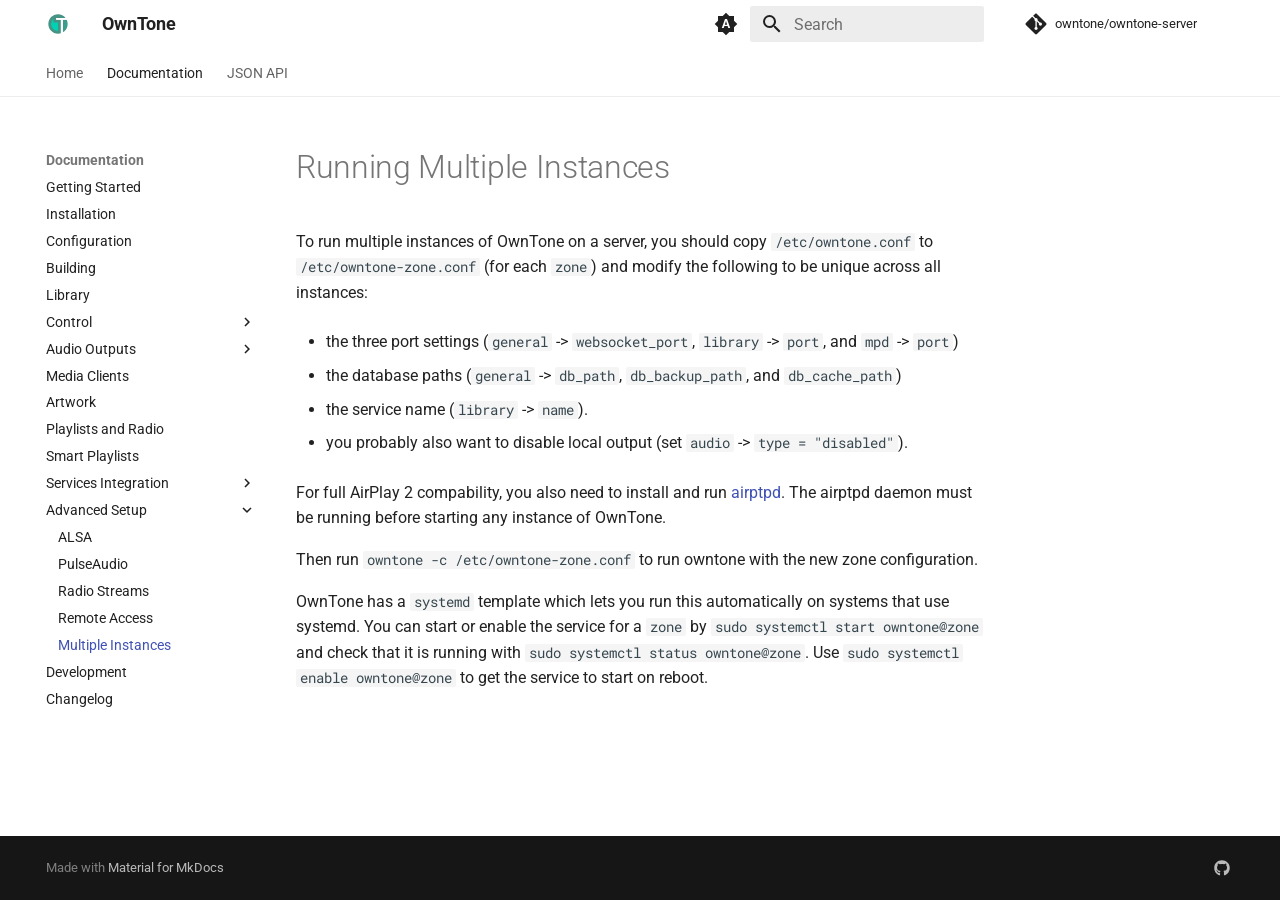
<file: advanced/multiple-instances/index.html>
<!doctype html><html lang=en class=no-js> <head><meta charset=utf-8><meta name=viewport content="width=device-width,initial-scale=1"><meta name=description content="Linux/FreeBSD DAAP (iTunes) and MPD media server with support for AirPlay devices (multiroom), Apple Remote (and compatibles), Chromecast, Spotify and internet radio. "><meta name=author content="OwnTone maintainers"><link href=https://owntone.github.io/owntone-server/advanced/multiple-instances/ rel=canonical><link href=../remote-access/ rel=prev><link href=../../development/ rel=next><link rel=icon href=../../assets/favicon.ico><meta name=generator content="mkdocs-1.6.1, mkdocs-material-9.7.7"><title>Multiple Instances - OwnTone</title><link rel=stylesheet href=../../assets/stylesheets/main.ec1eaa64.min.css><link rel=stylesheet href=../../assets/stylesheets/palette.ab4e12ef.min.css><link rel=preconnect href=https://fonts.gstatic.com crossorigin><link rel=stylesheet href="https://fonts.googleapis.com/css?family=Roboto:300,300i,400,400i,700,700i%7CRoboto+Mono:400,400i,700,700i&display=fallback"><style>:root{--md-text-font:"Roboto";--md-code-font:"Roboto Mono"}</style><link rel=stylesheet href=../../assets/extra.css><script>__md_scope=new URL("../..",location),__md_hash=e=>[...e].reduce(((e,_)=>(e<<5)-e+_.charCodeAt(0)),0),__md_get=(e,_=localStorage,t=__md_scope)=>JSON.parse(_.getItem(t.pathname+"."+e)),__md_set=(e,_,t=localStorage,a=__md_scope)=>{try{t.setItem(a.pathname+"."+e,JSON.stringify(_))}catch(e){}}</script></head> <body dir=ltr data-md-color-scheme=default data-md-color-primary=indigo data-md-color-accent=indigo> <input class=md-toggle data-md-toggle=drawer type=checkbox id=__drawer autocomplete=off> <input class=md-toggle data-md-toggle=search type=checkbox id=__search autocomplete=off> <label class=md-overlay for=__drawer></label> <div data-md-component=skip> <a href=#running-multiple-instances class=md-skip> Skip to content </a> </div> <div data-md-component=announce> </div> <header class=md-header data-md-component=header> <nav class="md-header__inner md-grid" aria-label=Header> <a href=../.. title=OwnTone class="md-header__button md-logo" aria-label=OwnTone data-md-component=logo> <img src=../../assets/logo.svg alt=logo> </a> <label class="md-header__button md-icon" for=__drawer> <svg xmlns=http://www.w3.org/2000/svg viewbox="0 0 24 24"><path d="M3 6h18v2H3zm0 5h18v2H3zm0 5h18v2H3z"/></svg> </label> <div class=md-header__title data-md-component=header-title> <div class=md-header__ellipsis> <div class=md-header__topic> <span class=md-ellipsis> OwnTone </span> </div> <div class=md-header__topic data-md-component=header-topic> <span class=md-ellipsis> Multiple Instances </span> </div> </div> </div> <form class=md-header__option data-md-component=palette> <input class=md-option data-md-color-media=(prefers-color-scheme) data-md-color-scheme=default data-md-color-primary=indigo data-md-color-accent=indigo aria-label="Switch to light mode" type=radio name=__palette id=__palette_0> <label class="md-header__button md-icon" title="Switch to light mode" for=__palette_1 hidden> <svg xmlns=http://www.w3.org/2000/svg viewbox="0 0 24 24"><path d="m14.3 16-.7-2h-3.2l-.7 2H7.8L11 7h2l3.2 9zM20 8.69V4h-4.69L12 .69 8.69 4H4v4.69L.69 12 4 15.31V20h4.69L12 23.31 15.31 20H20v-4.69L23.31 12zm-9.15 3.96h2.3L12 9z"/></svg> </label> <input class=md-option data-md-color-media="(prefers-color-scheme: light)" data-md-color-scheme=default data-md-color-primary=white data-md-color-accent=teal aria-label="Switch to dark mode" type=radio name=__palette id=__palette_1> <label class="md-header__button md-icon" title="Switch to dark mode" for=__palette_2 hidden> <svg xmlns=http://www.w3.org/2000/svg viewbox="0 0 24 24"><path d="M12 8a4 4 0 0 0-4 4 4 4 0 0 0 4 4 4 4 0 0 0 4-4 4 4 0 0 0-4-4m0 10a6 6 0 0 1-6-6 6 6 0 0 1 6-6 6 6 0 0 1 6 6 6 6 0 0 1-6 6m8-9.31V4h-4.69L12 .69 8.69 4H4v4.69L.69 12 4 15.31V20h4.69L12 23.31 15.31 20H20v-4.69L23.31 12z"/></svg> </label> <input class=md-option data-md-color-media="(prefers-color-scheme: dark)" data-md-color-scheme=slate data-md-color-primary=black data-md-color-accent=teal aria-label="Switch to system preference" type=radio name=__palette id=__palette_2> <label class="md-header__button md-icon" title="Switch to system preference" for=__palette_0 hidden> <svg xmlns=http://www.w3.org/2000/svg viewbox="0 0 24 24"><path d="M12 18c-.89 0-1.74-.2-2.5-.55C11.56 16.5 13 14.42 13 12s-1.44-4.5-3.5-5.45C10.26 6.2 11.11 6 12 6a6 6 0 0 1 6 6 6 6 0 0 1-6 6m8-9.31V4h-4.69L12 .69 8.69 4H4v4.69L.69 12 4 15.31V20h4.69L12 23.31 15.31 20H20v-4.69L23.31 12z"/></svg> </label> </form> <script>var palette=__md_get("__palette");if(palette&&palette.color){if("(prefers-color-scheme)"===palette.color.media){var media=matchMedia("(prefers-color-scheme: light)"),input=document.querySelector(media.matches?"[data-md-color-media='(prefers-color-scheme: light)']":"[data-md-color-media='(prefers-color-scheme: dark)']");palette.color.media=input.getAttribute("data-md-color-media"),palette.color.scheme=input.getAttribute("data-md-color-scheme"),palette.color.primary=input.getAttribute("data-md-color-primary"),palette.color.accent=input.getAttribute("data-md-color-accent")}for(var[key,value]of Object.entries(palette.color))document.body.setAttribute("data-md-color-"+key,value)}</script> <label class="md-header__button md-icon" for=__search> <svg xmlns=http://www.w3.org/2000/svg viewbox="0 0 24 24"><path d="M9.5 3A6.5 6.5 0 0 1 16 9.5c0 1.61-.59 3.09-1.56 4.23l.27.27h.79l5 5-1.5 1.5-5-5v-.79l-.27-.27A6.52 6.52 0 0 1 9.5 16 6.5 6.5 0 0 1 3 9.5 6.5 6.5 0 0 1 9.5 3m0 2C7 5 5 7 5 9.5S7 14 9.5 14 14 12 14 9.5 12 5 9.5 5"/></svg> </label> <div class=md-search data-md-component=search role=dialog> <label class=md-search__overlay for=__search></label> <div class=md-search__inner role=search> <form class=md-search__form name=search> <input type=text class=md-search__input name=query aria-label=Search placeholder=Search autocapitalize=off autocorrect=off autocomplete=off spellcheck=false data-md-component=search-query required> <label class="md-search__icon md-icon" for=__search> <svg xmlns=http://www.w3.org/2000/svg viewbox="0 0 24 24"><path d="M9.5 3A6.5 6.5 0 0 1 16 9.5c0 1.61-.59 3.09-1.56 4.23l.27.27h.79l5 5-1.5 1.5-5-5v-.79l-.27-.27A6.52 6.52 0 0 1 9.5 16 6.5 6.5 0 0 1 3 9.5 6.5 6.5 0 0 1 9.5 3m0 2C7 5 5 7 5 9.5S7 14 9.5 14 14 12 14 9.5 12 5 9.5 5"/></svg> <svg xmlns=http://www.w3.org/2000/svg viewbox="0 0 24 24"><path d="M20 11v2H8l5.5 5.5-1.42 1.42L4.16 12l7.92-7.92L13.5 5.5 8 11z"/></svg> </label> <nav class=md-search__options aria-label=Search> <button type=reset class="md-search__icon md-icon" title=Clear aria-label=Clear tabindex=-1> <svg xmlns=http://www.w3.org/2000/svg viewbox="0 0 24 24"><path d="M19 6.41 17.59 5 12 10.59 6.41 5 5 6.41 10.59 12 5 17.59 6.41 19 12 13.41 17.59 19 19 17.59 13.41 12z"/></svg> </button> </nav> </form> <div class=md-search__output> <div class=md-search__scrollwrap tabindex=0 data-md-scrollfix> <div class=md-search-result data-md-component=search-result> <div class=md-search-result__meta> Initializing search </div> <ol class=md-search-result__list role=presentation></ol> </div> </div> </div> </div> </div> <div class=md-header__source> <a href=https://github.com/owntone/owntone-server title="Go to repository" class=md-source data-md-component=source> <div class="md-source__icon md-icon"> <svg xmlns=http://www.w3.org/2000/svg viewbox="0 0 448 512"><!-- Font Awesome Free 7.1.0 by @fontawesome - https://fontawesome.com License - https://fontawesome.com/license/free (Icons: CC BY 4.0, Fonts: SIL OFL 1.1, Code: MIT License) Copyright 2025 Fonticons, Inc.--><path d="M439.6 236.1 244 40.5c-5.4-5.5-12.8-8.5-20.4-8.5s-15 3-20.4 8.4L162.5 81l51.5 51.5c27.1-9.1 52.7 16.8 43.4 43.7l49.7 49.7c34.2-11.8 61.2 31 35.5 56.7-26.5 26.5-70.2-2.9-56-37.3L240.3 199v121.9c25.3 12.5 22.3 41.8 9.1 55-6.4 6.4-15.2 10.1-24.3 10.1s-17.8-3.6-24.3-10.1c-17.6-17.6-11.1-46.9 11.2-56v-123c-20.8-8.5-24.6-30.7-18.6-45L142.6 101 8.5 235.1C3 240.6 0 247.9 0 255.5s3 15 8.5 20.4l195.6 195.7c5.4 5.4 12.7 8.4 20.4 8.4s15-3 20.4-8.4l194.7-194.7c5.4-5.4 8.4-12.8 8.4-20.4s-3-15-8.4-20.4"/></svg> </div> <div class=md-source__repository> owntone/owntone-server </div> </a> </div> </nav> </header> <div class=md-container data-md-component=container> <nav class=md-tabs aria-label=Tabs data-md-component=tabs> <div class=md-grid> <ul class=md-tabs__list> <li class=md-tabs__item> <a href=../.. class=md-tabs__link> Home </a> </li> <li class="md-tabs__item md-tabs__item--active"> <a href=../../getting-started/ class=md-tabs__link> Documentation </a> </li> <li class=md-tabs__item> <a href=../../json-api/ class=md-tabs__link> JSON API </a> </li> </ul> </div> </nav> <main class=md-main data-md-component=main> <div class="md-main__inner md-grid"> <div class="md-sidebar md-sidebar--primary" data-md-component=sidebar data-md-type=navigation> <div class=md-sidebar__scrollwrap> <div class=md-sidebar__inner> <nav class="md-nav md-nav--primary md-nav--lifted" aria-label=Navigation data-md-level=0> <label class=md-nav__title for=__drawer> <a href=../.. title=OwnTone class="md-nav__button md-logo" aria-label=OwnTone data-md-component=logo> <img src=../../assets/logo.svg alt=logo> </a> OwnTone </label> <div class=md-nav__source> <a href=https://github.com/owntone/owntone-server title="Go to repository" class=md-source data-md-component=source> <div class="md-source__icon md-icon"> <svg xmlns=http://www.w3.org/2000/svg viewbox="0 0 448 512"><!-- Font Awesome Free 7.1.0 by @fontawesome - https://fontawesome.com License - https://fontawesome.com/license/free (Icons: CC BY 4.0, Fonts: SIL OFL 1.1, Code: MIT License) Copyright 2025 Fonticons, Inc.--><path d="M439.6 236.1 244 40.5c-5.4-5.5-12.8-8.5-20.4-8.5s-15 3-20.4 8.4L162.5 81l51.5 51.5c27.1-9.1 52.7 16.8 43.4 43.7l49.7 49.7c34.2-11.8 61.2 31 35.5 56.7-26.5 26.5-70.2-2.9-56-37.3L240.3 199v121.9c25.3 12.5 22.3 41.8 9.1 55-6.4 6.4-15.2 10.1-24.3 10.1s-17.8-3.6-24.3-10.1c-17.6-17.6-11.1-46.9 11.2-56v-123c-20.8-8.5-24.6-30.7-18.6-45L142.6 101 8.5 235.1C3 240.6 0 247.9 0 255.5s3 15 8.5 20.4l195.6 195.7c5.4 5.4 12.7 8.4 20.4 8.4s15-3 20.4-8.4l194.7-194.7c5.4-5.4 8.4-12.8 8.4-20.4s-3-15-8.4-20.4"/></svg> </div> <div class=md-source__repository> owntone/owntone-server </div> </a> </div> <ul class=md-nav__list data-md-scrollfix> <li class=md-nav__item> <a href=../.. class=md-nav__link> <span class=md-ellipsis> Home </span> </a> </li> <li class="md-nav__item md-nav__item--active md-nav__item--section md-nav__item--nested"> <input class="md-nav__toggle md-toggle " type=checkbox id=__nav_2 checked> <label class=md-nav__link for=__nav_2 id=__nav_2_label tabindex> <span class=md-ellipsis> Documentation </span> <span class="md-nav__icon md-icon"></span> </label> <nav class=md-nav data-md-level=1 aria-labelledby=__nav_2_label aria-expanded=true> <label class=md-nav__title for=__nav_2> <span class="md-nav__icon md-icon"></span> Documentation </label> <ul class=md-nav__list data-md-scrollfix> <li class=md-nav__item> <a href=../../getting-started/ class=md-nav__link> <span class=md-ellipsis> Getting Started </span> </a> </li> <li class=md-nav__item> <a href=../../installation/ class=md-nav__link> <span class=md-ellipsis> Installation </span> </a> </li> <li class=md-nav__item> <a href=../../configuration/ class=md-nav__link> <span class=md-ellipsis> Configuration </span> </a> </li> <li class=md-nav__item> <a href=../../building/ class=md-nav__link> <span class=md-ellipsis> Building </span> </a> </li> <li class=md-nav__item> <a href=../../library/ class=md-nav__link> <span class=md-ellipsis> Library </span> </a> </li> <li class="md-nav__item md-nav__item--nested"> <input class="md-nav__toggle md-toggle " type=checkbox id=__nav_2_6> <label class=md-nav__link for=__nav_2_6 id=__nav_2_6_label tabindex=0> <span class=md-ellipsis> Control </span> <span class="md-nav__icon md-icon"></span> </label> <nav class=md-nav data-md-level=2 aria-labelledby=__nav_2_6_label aria-expanded=false> <label class=md-nav__title for=__nav_2_6> <span class="md-nav__icon md-icon"></span> Control </label> <ul class=md-nav__list data-md-scrollfix> <li class=md-nav__item> <a href=../../control-clients/mobile/ class=md-nav__link> <span class=md-ellipsis> Mobile Device </span> </a> </li> <li class=md-nav__item> <a href=../../control-clients/desktop/ class=md-nav__link> <span class=md-ellipsis> Desktop </span> </a> </li> <li class=md-nav__item> <a href=../../control-clients/web/ class=md-nav__link> <span class=md-ellipsis> Browser </span> </a> </li> <li class=md-nav__item> <a href=../../control-clients/cli-api/ class=md-nav__link> <span class=md-ellipsis> API and CLI </span> </a> </li> <li class=md-nav__item> <a href=../../control-clients/smartwatch/ class=md-nav__link> <span class=md-ellipsis> Smartwatch </span> </a> </li> </ul> </nav> </li> <li class="md-nav__item md-nav__item--nested"> <input class="md-nav__toggle md-toggle " type=checkbox id=__nav_2_7> <label class=md-nav__link for=__nav_2_7 id=__nav_2_7_label tabindex=0> <span class=md-ellipsis> Audio Outputs </span> <span class="md-nav__icon md-icon"></span> </label> <nav class=md-nav data-md-level=2 aria-labelledby=__nav_2_7_label aria-expanded=false> <label class=md-nav__title for=__nav_2_7> <span class="md-nav__icon md-icon"></span> Audio Outputs </label> <ul class=md-nav__list data-md-scrollfix> <li class=md-nav__item> <a href=../../audio-outputs/airplay/ class=md-nav__link> <span class=md-ellipsis> AirPlay </span> </a> </li> <li class=md-nav__item> <a href=../../audio-outputs/chromecast/ class=md-nav__link> <span class=md-ellipsis> Chromecast </span> </a> </li> <li class=md-nav__item> <a href=../../audio-outputs/local-audio/ class=md-nav__link> <span class=md-ellipsis> Local Audio </span> </a> </li> <li class=md-nav__item> <a href=../../audio-outputs/mobile/ class=md-nav__link> <span class=md-ellipsis> Mobile Device </span> </a> </li> <li class=md-nav__item> <a href=../../audio-outputs/web/ class=md-nav__link> <span class=md-ellipsis> Web </span> </a> </li> <li class=md-nav__item> <a href=../../audio-outputs/roku/ class=md-nav__link> <span class=md-ellipsis> Roku </span> </a> </li> <li class=md-nav__item> <a href=../../audio-outputs/streaming/ class=md-nav__link> <span class=md-ellipsis> Streaming </span> </a> </li> </ul> </nav> </li> <li class=md-nav__item> <a href=../../media-clients/ class=md-nav__link> <span class=md-ellipsis> Media Clients </span> </a> </li> <li class=md-nav__item> <a href=../../artwork/ class=md-nav__link> <span class=md-ellipsis> Artwork </span> </a> </li> <li class=md-nav__item> <a href=../../playlists/ class=md-nav__link> <span class=md-ellipsis> Playlists and Radio </span> </a> </li> <li class=md-nav__item> <a href=../../smart-playlists/ class=md-nav__link> <span class=md-ellipsis> Smart Playlists </span> </a> </li> <li class="md-nav__item md-nav__item--nested"> <input class="md-nav__toggle md-toggle " type=checkbox id=__nav_2_12> <label class=md-nav__link for=__nav_2_12 id=__nav_2_12_label tabindex=0> <span class=md-ellipsis> Services Integration </span> <span class="md-nav__icon md-icon"></span> </label> <nav class=md-nav data-md-level=2 aria-labelledby=__nav_2_12_label aria-expanded=false> <label class=md-nav__title for=__nav_2_12> <span class="md-nav__icon md-icon"></span> Services Integration </label> <ul class=md-nav__list data-md-scrollfix> <li class=md-nav__item> <a href=../../integrations/spotify/ class=md-nav__link> <span class=md-ellipsis> Spotify </span> </a> </li> <li class=md-nav__item> <a href=../../integrations/lastfm/ class=md-nav__link> <span class=md-ellipsis> LastFM </span> </a> </li> </ul> </nav> </li> <li class="md-nav__item md-nav__item--active md-nav__item--nested"> <input class="md-nav__toggle md-toggle " type=checkbox id=__nav_2_13 checked> <label class=md-nav__link for=__nav_2_13 id=__nav_2_13_label tabindex=0> <span class=md-ellipsis> Advanced Setup </span> <span class="md-nav__icon md-icon"></span> </label> <nav class=md-nav data-md-level=2 aria-labelledby=__nav_2_13_label aria-expanded=true> <label class=md-nav__title for=__nav_2_13> <span class="md-nav__icon md-icon"></span> Advanced Setup </label> <ul class=md-nav__list data-md-scrollfix> <li class=md-nav__item> <a href=../outputs-alsa/ class=md-nav__link> <span class=md-ellipsis> ALSA </span> </a> </li> <li class=md-nav__item> <a href=../outputs-pulse/ class=md-nav__link> <span class=md-ellipsis> PulseAudio </span> </a> </li> <li class=md-nav__item> <a href=../radio-streams/ class=md-nav__link> <span class=md-ellipsis> Radio Streams </span> </a> </li> <li class=md-nav__item> <a href=../remote-access/ class=md-nav__link> <span class=md-ellipsis> Remote Access </span> </a> </li> <li class="md-nav__item md-nav__item--active"> <input class="md-nav__toggle md-toggle" type=checkbox id=__toc> <a href=./ class="md-nav__link md-nav__link--active"> <span class=md-ellipsis> Multiple Instances </span> </a> </li> </ul> </nav> </li> <li class=md-nav__item> <a href=../../development/ class=md-nav__link> <span class=md-ellipsis> Development </span> </a> </li> <li class=md-nav__item> <a href=../../changelog/ class=md-nav__link> <span class=md-ellipsis> Changelog </span> </a> </li> </ul> </nav> </li> <li class=md-nav__item> <a href=../../json-api/ class=md-nav__link> <span class=md-ellipsis> JSON API </span> </a> </li> </ul> </nav> </div> </div> </div> <div class="md-sidebar md-sidebar--secondary" data-md-component=sidebar data-md-type=toc> <div class=md-sidebar__scrollwrap> <div class=md-sidebar__inner> <nav class="md-nav md-nav--secondary" aria-label="Table of contents"> </nav> </div> </div> </div> <div class=md-content data-md-component=content> <article class="md-content__inner md-typeset"> <h1 id=running-multiple-instances>Running Multiple Instances<a class=headerlink href=#running-multiple-instances title="Permanent link">&para;</a></h1> <p>To run multiple instances of OwnTone on a server, you should copy <code>/etc/owntone.conf</code> to <code>/etc/owntone-zone.conf</code> (for each <code>zone</code>) and modify the following to be unique across all instances:</p> <ul> <li> <p>the three port settings (<code>general</code> -&gt; <code>websocket_port</code>, <code>library</code> -&gt; <code>port</code>, and <code>mpd</code> -&gt; <code>port</code>)</p> </li> <li> <p>the database paths (<code>general</code> -&gt; <code>db_path</code>, <code>db_backup_path</code>, and <code>db_cache_path</code>)</p> </li> <li> <p>the service name (<code>library</code> -&gt; <code>name</code>).</p> </li> <li> <p>you probably also want to disable local output (set <code>audio</code> -&gt; <code>type = "disabled"</code>).</p> </li> </ul> <p>For full AirPlay 2 compability, you also need to install and run <a href=https://github.com/owntone/libairptp>airptpd</a>. The airptpd daemon must be running before starting any instance of OwnTone.</p> <p>Then run <code>owntone -c /etc/owntone-zone.conf</code> to run owntone with the new zone configuration.</p> <p>OwnTone has a <code>systemd</code> template which lets you run this automatically on systems that use systemd. You can start or enable the service for a <code>zone</code> by <code>sudo systemctl start owntone@zone</code> and check that it is running with <code>sudo systemctl status owntone@zone</code>. Use <code>sudo systemctl enable owntone@zone</code> to get the service to start on reboot.</p> </article> </div> <script>var target=document.getElementById(location.hash.slice(1));target&&target.name&&(target.checked=target.name.startsWith("__tabbed_"))</script> </div> <button type=button class="md-top md-icon" data-md-component=top hidden> <svg xmlns=http://www.w3.org/2000/svg viewbox="0 0 24 24"><path d="M13 20h-2V8l-5.5 5.5-1.42-1.42L12 4.16l7.92 7.92-1.42 1.42L13 8z"/></svg> Back to top </button> </main> <footer class=md-footer> <div class="md-footer-meta md-typeset"> <div class="md-footer-meta__inner md-grid"> <div class=md-copyright> Made with <a href=https://squidfunk.github.io/mkdocs-material/ target=_blank rel=noopener> Material for MkDocs </a> </div> <div class=md-social> <a href=https://github.com/owntone/owntone-server target=_blank rel=noopener title=github.com class=md-social__link> <svg xmlns=http://www.w3.org/2000/svg viewbox="0 0 512 512"><!-- Font Awesome Free 7.1.0 by @fontawesome - https://fontawesome.com License - https://fontawesome.com/license/free (Icons: CC BY 4.0, Fonts: SIL OFL 1.1, Code: MIT License) Copyright 2025 Fonticons, Inc.--><path d="M173.9 397.4c0 2-2.3 3.6-5.2 3.6-3.3.3-5.6-1.3-5.6-3.6 0-2 2.3-3.6 5.2-3.6 3-.3 5.6 1.3 5.6 3.6m-31.1-4.5c-.7 2 1.3 4.3 4.3 4.9 2.6 1 5.6 0 6.2-2s-1.3-4.3-4.3-5.2c-2.6-.7-5.5.3-6.2 2.3m44.2-1.7c-2.9.7-4.9 2.6-4.6 4.9.3 2 2.9 3.3 5.9 2.6 2.9-.7 4.9-2.6 4.6-4.6-.3-1.9-3-3.2-5.9-2.9M252.8 8C114.1 8 8 113.3 8 252c0 110.9 69.8 205.8 169.5 239.2 12.8 2.3 17.3-5.6 17.3-12.1 0-6.2-.3-40.4-.3-61.4 0 0-70 15-84.7-29.8 0 0-11.4-29.1-27.8-36.6 0 0-22.9-15.7 1.6-15.4 0 0 24.9 2 38.6 25.8 21.9 38.6 58.6 27.5 72.9 20.9 2.3-16 8.8-27.1 16-33.7-55.9-6.2-112.3-14.3-112.3-110.5 0-27.5 7.6-41.3 23.6-58.9-2.6-6.5-11.1-33.3 2.6-67.9 20.9-6.5 69 27 69 27 20-5.6 41.5-8.5 62.8-8.5s42.8 2.9 62.8 8.5c0 0 48.1-33.6 69-27 13.7 34.7 5.2 61.4 2.6 67.9 16 17.7 25.8 31.5 25.8 58.9 0 96.5-58.9 104.2-114.8 110.5 9.2 7.9 17 22.9 17 46.4 0 33.7-.3 75.4-.3 83.6 0 6.5 4.6 14.4 17.3 12.1C436.2 457.8 504 362.9 504 252 504 113.3 391.5 8 252.8 8M105.2 352.9c-1.3 1-1 3.3.7 5.2 1.6 1.6 3.9 2.3 5.2 1 1.3-1 1-3.3-.7-5.2-1.6-1.6-3.9-2.3-5.2-1m-10.8-8.1c-.7 1.3.3 2.9 2.3 3.9 1.6 1 3.6.7 4.3-.7.7-1.3-.3-2.9-2.3-3.9-2-.6-3.6-.3-4.3.7m32.4 35.6c-1.6 1.3-1 4.3 1.3 6.2 2.3 2.3 5.2 2.6 6.5 1 1.3-1.3.7-4.3-1.3-6.2-2.2-2.3-5.2-2.6-6.5-1m-11.4-14.7c-1.6 1-1.6 3.6 0 5.9s4.3 3.3 5.6 2.3c1.6-1.3 1.6-3.9 0-6.2-1.4-2.3-4-3.3-5.6-2"/></svg> </a> </div> </div> </div> </footer> </div> <div class=md-dialog data-md-component=dialog> <div class="md-dialog__inner md-typeset"></div> </div> <script id=__config type=application/json>{"annotate": null, "base": "../..", "features": ["navigation.tabs", "navigation.top"], "search": "../../assets/javascripts/workers/search.2c215733.min.js", "tags": null, "translations": {"clipboard.copied": "Copied to clipboard", "clipboard.copy": "Copy to clipboard", "search.result.more.one": "1 more on this page", "search.result.more.other": "# more on this page", "search.result.none": "No matching documents", "search.result.one": "1 matching document", "search.result.other": "# matching documents", "search.result.placeholder": "Type to start searching", "search.result.term.missing": "Missing", "select.version": "Select version"}, "version": null}</script> <script src=../../assets/javascripts/bundle.d7400e89.min.js></script> <script src=../../assets/extra.js></script> </body> </html>
</file>
